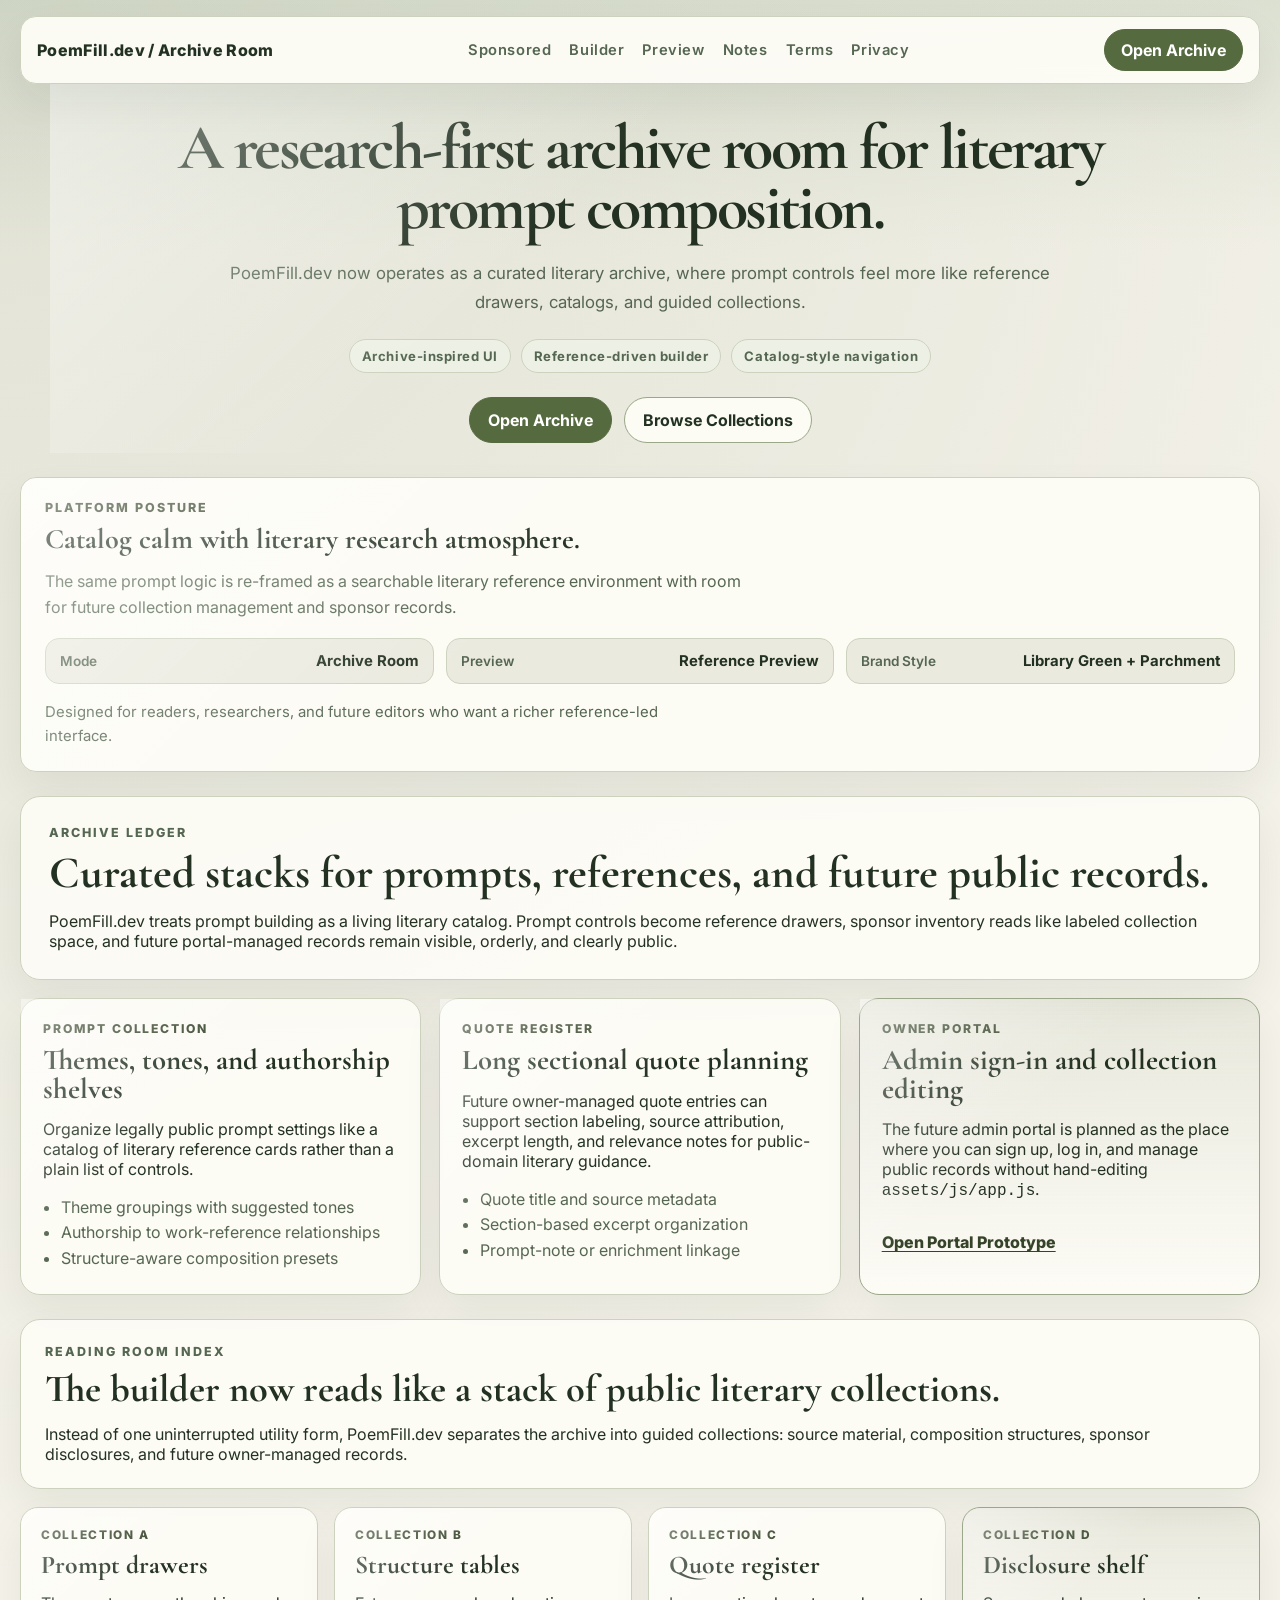
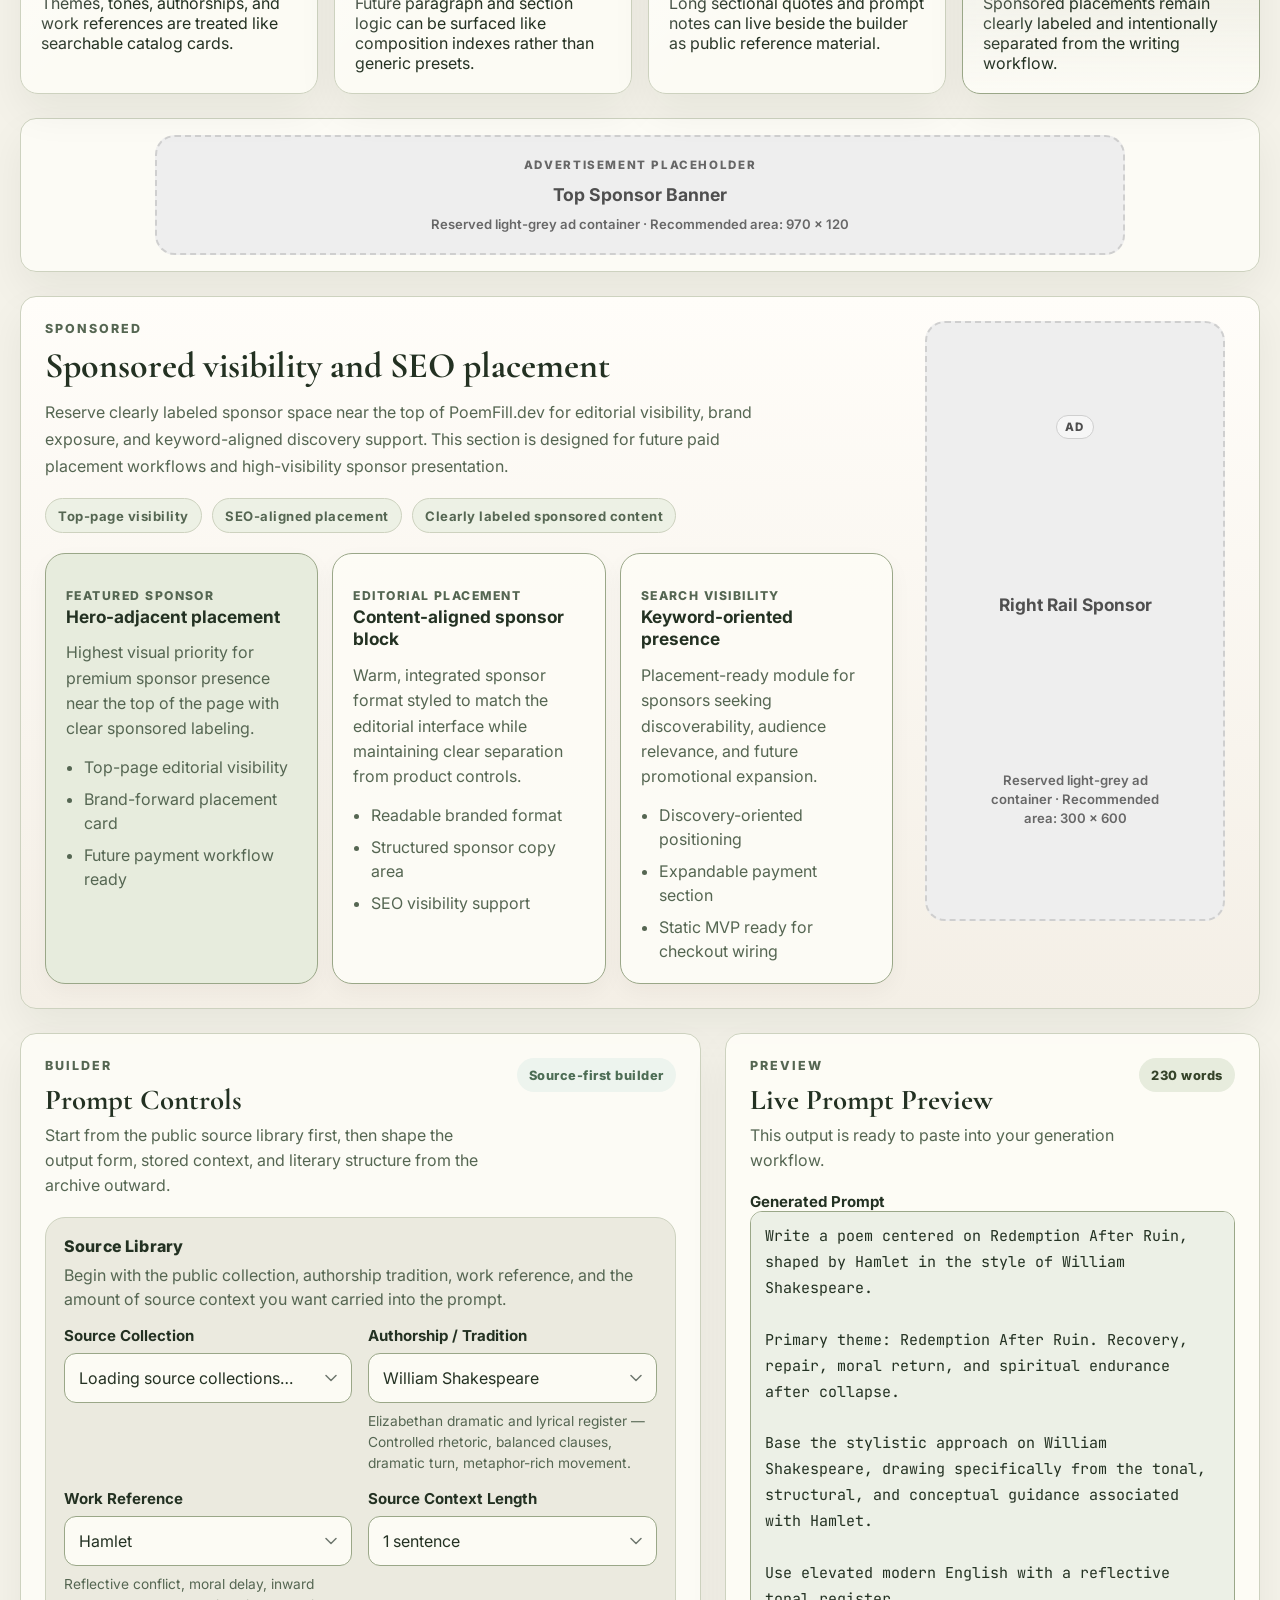
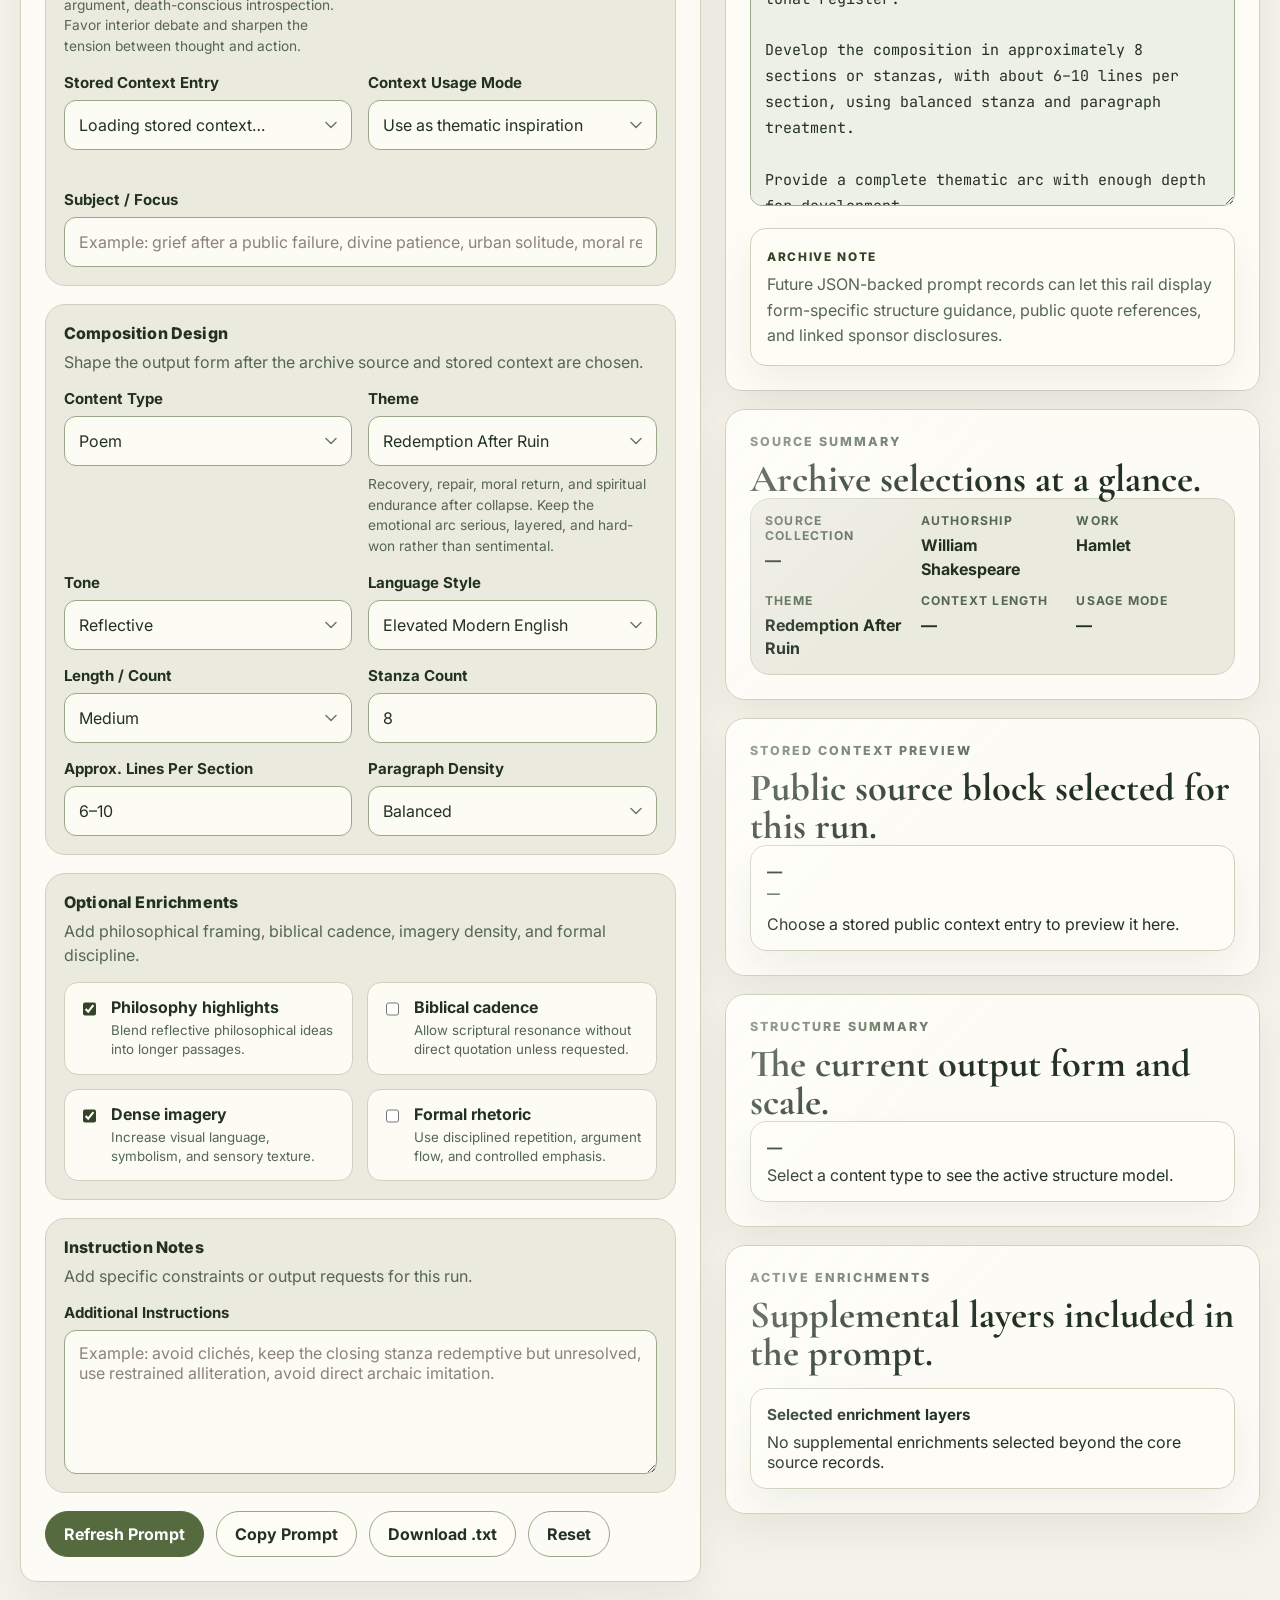
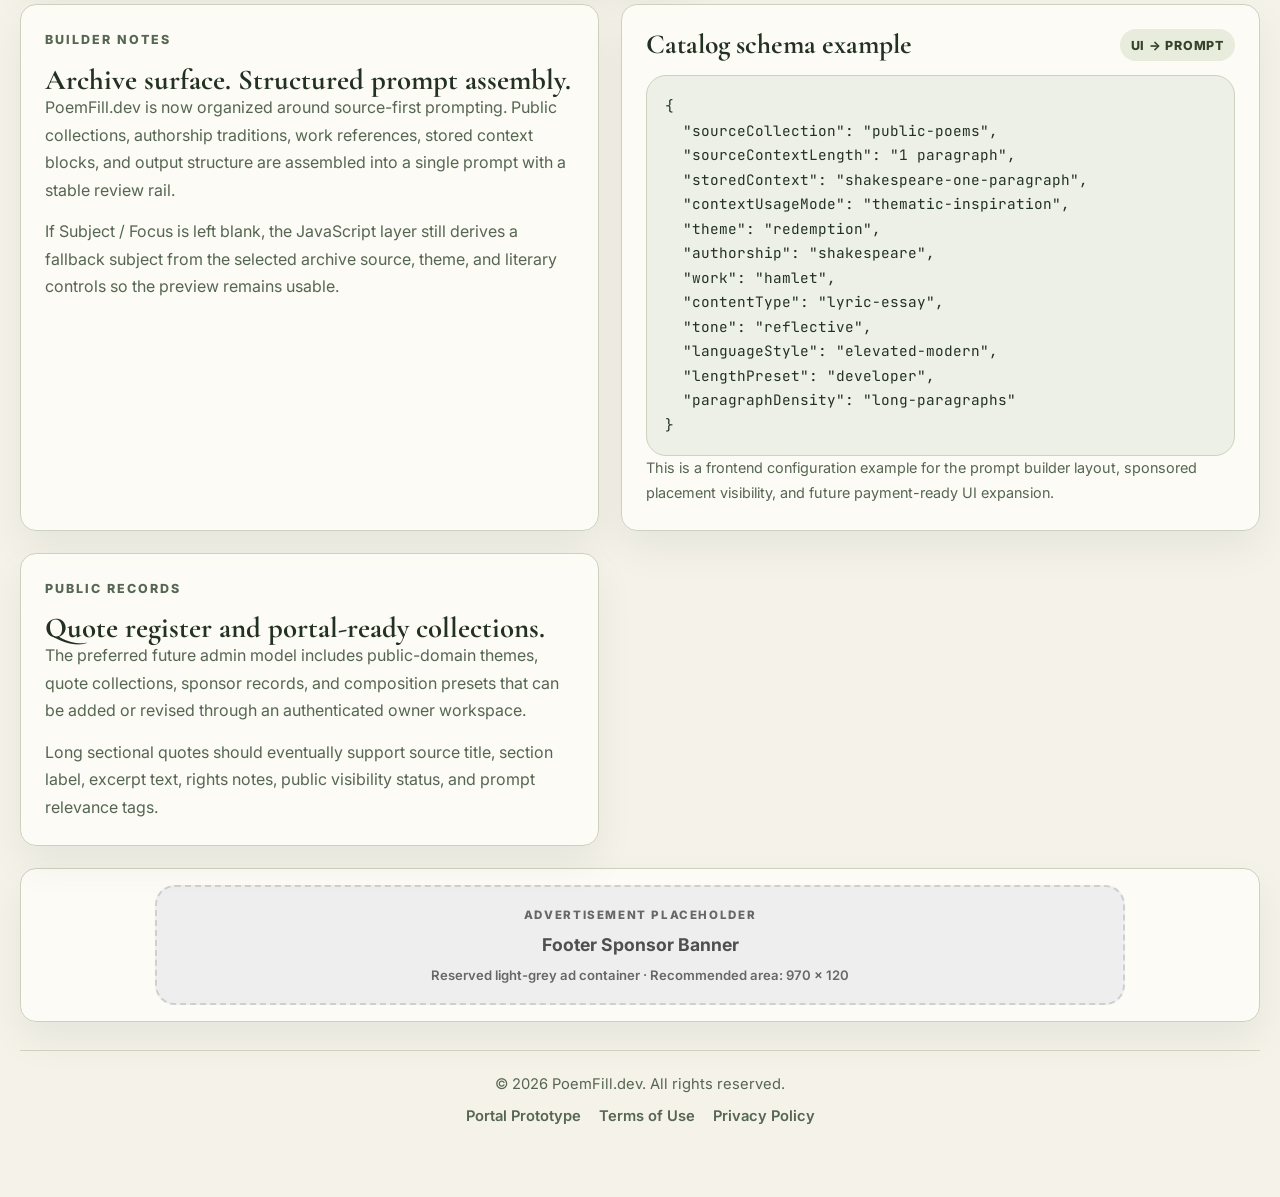
<file: index.html>
<!-- File: index.html -->
<!DOCTYPE html>
<html lang="en">
  <head>
    <meta charset="UTF-8" />
    <meta name="viewport" content="width=device-width, initial-scale=1.0" />
    <title>PoemFill.dev — Archive Room Prompt Builder</title>
    <meta
      name="description"
      content="PoemFill.dev is a source-first archive-room prompt builder for public-domain poetry, KJV cadence, philosophy, editorial writing, and structured literary generation."
    />
    <link rel="preconnect" href="https://fonts.googleapis.com" />
    <link rel="preconnect" href="https://fonts.gstatic.com" crossorigin />
    <link
      href="https://fonts.googleapis.com/css2?family=Cormorant+Garamond:wght@500;600;700&family=Inter:wght@400;500;600;700;800&family=JetBrains+Mono:wght@400;500;600&display=swap"
      rel="stylesheet"
    />
    <link rel="stylesheet" href="assets/css/styles.css?v=20260506-012" />
    <script defer src="assets/js/app.js?v=20260506-012"></script>
  </head>

  <body id="top">
    <div class="site-shell">
      <header class="site-nav" aria-label="Primary navigation">
        <div class="site-nav__inner">
          <a class="site-nav__brand" href="#top">PoemFill.dev / Archive Room</a>

          <nav class="site-nav__menu" aria-label="Section links">
            <a href="#sponsored-payments">Sponsored</a>
            <a href="#builder-title">Builder</a>
            <a href="#preview-title">Preview</a>
            <a href="#builder-notes-title">Notes</a>
            <a href="terms.html">Terms</a>
            <a href="privacy.html">Privacy</a>
          </nav>

          <a class="site-nav__cta" href="#builder-title">Open Archive</a>
        </div>
      </header>

      <div class="nav-spacer" aria-hidden="true"></div>

      <header class="hero">
        <div class="hero-intro">
          <h1 class="hero-title">
            A research-first archive room for literary prompt composition.
          </h1>

          <p class="hero-copy">
            PoemFill.dev now operates as a curated literary archive, where prompt controls feel
            more like reference drawers, catalogs, and guided collections.
          </p>

          <div class="hero-chip-row" aria-label="Product highlights">
            <span class="hero-chip">Archive-inspired UI</span>
            <span class="hero-chip">Reference-driven builder</span>
            <span class="hero-chip">Catalog-style navigation</span>
          </div>

          <div class="hero-links">
            <a class="button-link button-link--primary" href="#builder-title">Open Archive</a>
            <a class="button-link" href="#archive-ledger-title">Browse Collections</a>
          </div>
        </div>

        <section class="hero-status" aria-labelledby="frontend-status-title">
          <div class="hero-status__lead">
            <p class="hero-status__eyebrow">Platform posture</p>
            <h2 id="frontend-status-title">Catalog calm with literary research atmosphere.</h2>
            <p class="hero-status__copy">
              The same prompt logic is re-framed as a searchable literary reference environment with room
              for future collection management and sponsor records.
            </p>
          </div>

          <div class="hero-status__meta">
            <div class="hero-status__meta-item">
              <span>Mode</span>
              <strong>Archive Room</strong>
            </div>
            <div class="hero-status__meta-item">
              <span>Preview</span>
              <strong>Reference Preview</strong>
            </div>
            <div class="hero-status__meta-item">
              <span>Brand Style</span>
              <strong>Library Green + Parchment</strong>
            </div>
          </div>

          <p class="hero-status__footer">
            Designed for readers, researchers, and future editors who want a richer reference-led interface.
          </p>
        </section>
      </header>

      <section class="archive-ledger" aria-labelledby="archive-ledger-title">
        <div class="archive-ledger__intro">
          <p class="eyebrow eyebrow--muted">Archive ledger</p>
          <h2 id="archive-ledger-title">Curated stacks for prompts, references, and future public records.</h2>
          <p>
            PoemFill.dev treats prompt building as a living literary catalog. Prompt controls become reference drawers,
            sponsor inventory reads like labeled collection space, and future portal-managed records remain visible,
            orderly, and clearly public.
          </p>
        </div>

        <div class="archive-ledger__grid">
          <article class="archive-card">
            <p class="archive-card__label">Prompt Collection</p>
            <h3>Themes, tones, and authorship shelves</h3>
            <p>
              Organize legally public prompt settings like a catalog of literary reference cards rather than a plain
              list of controls.
            </p>
            <ul class="archive-list">
              <li>Theme groupings with suggested tones</li>
              <li>Authorship to work-reference relationships</li>
              <li>Structure-aware composition presets</li>
            </ul>
          </article>

          <article class="archive-card">
            <p class="archive-card__label">Quote Register</p>
            <h3>Long sectional quote planning</h3>
            <p>
              Future owner-managed quote entries can support section labeling, source attribution, excerpt length,
              and relevance notes for public-domain literary guidance.
            </p>
            <ul class="archive-list">
              <li>Quote title and source metadata</li>
              <li>Section-based excerpt organization</li>
              <li>Prompt-note or enrichment linkage</li>
            </ul>
          </article>

          <article class="archive-card archive-card--accent">
            <p class="archive-card__label">Owner Portal</p>
            <h3>Admin sign-in and collection editing</h3>
            <p>
              The future admin portal is planned as the place where you can sign up, log in, and manage public
              records without hand-editing <code>assets/js/app.js</code>.
            </p>
            <a class="archive-link" href="admin.html">Open Portal Prototype</a>
          </article>
        </div>
      </section>

      <section class="catalog-index" aria-labelledby="catalog-index-title">
        <div class="catalog-index__intro">
          <p class="eyebrow eyebrow--muted">Reading room index</p>
          <h2 id="catalog-index-title">The builder now reads like a stack of public literary collections.</h2>
          <p>
            Instead of one uninterrupted utility form, PoemFill.dev separates the archive into
            guided collections: source material, composition structures, sponsor disclosures, and future
            owner-managed records.
          </p>
        </div>

        <div class="catalog-grid">
          <article class="catalog-card">
            <p class="catalog-card__label">Collection A</p>
            <h3>Prompt drawers</h3>
            <p>Themes, tones, authorships, and work references are treated like searchable catalog cards.</p>
          </article>

          <article class="catalog-card">
            <p class="catalog-card__label">Collection B</p>
            <h3>Structure tables</h3>
            <p>Future paragraph and section logic can be surfaced like composition indexes rather than generic presets.</p>
          </article>

          <article class="catalog-card">
            <p class="catalog-card__label">Collection C</p>
            <h3>Quote register</h3>
            <p>Long sectional quotes and prompt notes can live beside the builder as public reference material.</p>
          </article>

          <article class="catalog-card catalog-card--accent">
            <p class="catalog-card__label">Collection D</p>
            <h3>Disclosure shelf</h3>
            <p>Sponsored placements remain clearly labeled and intentionally separated from the writing workflow.</p>
          </article>
        </div>
      </section>

      <aside class="ad-banner ad-banner--top" aria-label="Top sponsored advertisement placeholder">
        <div class="ad-banner__slot">
          <span>Advertisement Placeholder</span>
          <strong>Top Sponsor Banner</strong>
          <small>Reserved light-grey ad container · Recommended area: 970 × 120</small>
        </div>
      </aside>

      <section class="sponsored-band" id="sponsored-payments" aria-labelledby="sponsored-title">
        <div class="sponsored-band__main">
          <div class="sponsored-band__copy">
            <p class="eyebrow eyebrow--muted">Sponsored</p>
            <h2 id="sponsored-title">Sponsored visibility and SEO placement</h2>
            <p>
              Reserve clearly labeled sponsor space near the top of PoemFill.dev for editorial visibility,
              brand exposure, and keyword-aligned discovery support. This section is designed for future paid
              placement workflows and high-visibility sponsor presentation.
            </p>

            <div class="sponsored-band__chips">
              <span class="sponsor-chip">Top-page visibility</span>
              <span class="sponsor-chip">SEO-aligned placement</span>
              <span class="sponsor-chip">Clearly labeled sponsored content</span>
            </div>
          </div>

          <div class="sponsored-grid">
            <article class="sponsor-card sponsor-card--featured">
              <p class="sponsor-card__label">Featured Sponsor</p>
              <h3>Hero-adjacent placement</h3>
              <p>
                Highest visual priority for premium sponsor presence near the top of the page with clear
                sponsored labeling.
              </p>
              <ul class="sponsor-list">
                <li>Top-page editorial visibility</li>
                <li>Brand-forward placement card</li>
                <li>Future payment workflow ready</li>
              </ul>
            </article>

            <article class="sponsor-card">
              <p class="sponsor-card__label">Editorial Placement</p>
              <h3>Content-aligned sponsor block</h3>
              <p>
                Warm, integrated sponsor format styled to match the editorial interface while maintaining
                clear separation from product controls.
              </p>
              <ul class="sponsor-list">
                <li>Readable branded format</li>
                <li>Structured sponsor copy area</li>
                <li>SEO visibility support</li>
              </ul>
            </article>

            <article class="sponsor-card">
              <p class="sponsor-card__label">Search Visibility</p>
              <h3>Keyword-oriented presence</h3>
              <p>
                Placement-ready module for sponsors seeking discoverability, audience relevance, and future
                promotional expansion.
              </p>
              <ul class="sponsor-list">
                <li>Discovery-oriented positioning</li>
                <li>Expandable payment section</li>
                <li>Static MVP ready for checkout wiring</li>
              </ul>
            </article>
          </div>
        </div>

        <aside class="ad-rail" aria-label="Right rail sponsored advertisement placeholder">
          <div class="ad-rail__slot">
            <span>Ad</span>
            <strong>Right Rail Sponsor</strong>
            <small>Reserved light-grey ad container · Recommended area: 300 × 600</small>
          </div>
        </aside>
      </section>

      <main class="workspace">
        <section class="panel panel--form" aria-labelledby="builder-title">
          <div class="panel__header">
            <div>
              <p class="eyebrow eyebrow--muted">Builder</p>
              <h2 id="builder-title">Prompt Controls</h2>
              <p class="panel__subcopy">
                Start from the public source library first, then shape the output form, stored context,
                and literary structure from the archive outward.
              </p>
            </div>
            <span class="status-pill">Source-first builder</span>
          </div>

          <form id="prompt-form" class="builder-form" novalidate>
            <div id="form-alert" class="alert is-hidden" role="alert" aria-live="polite"></div>

            <section class="form-section">
              <div class="section-heading">
                <h3>Source Library</h3>
                <p>Begin with the public collection, authorship tradition, work reference, and the amount of source context you want carried into the prompt.</p>
              </div>

              <div class="field-grid">
                <div class="field">
                  <label for="sourceCollectionSelect">Source Collection</label>
                  <select id="sourceCollectionSelect" name="sourceCollection" aria-describedby="sourceCollectionHelp">
                    <option value="">Loading source collections…</option>
                  </select>
                  <p class="field-help" id="sourceCollectionHelp"></p>
                </div>

                <div class="field">
                  <label for="authorshipSelect">Authorship / Tradition</label>
                  <select id="authorshipSelect" name="authorship" aria-describedby="authorshipHelp">
                    <option value="">Loading authorships…</option>
                  </select>
                  <p class="field-help" id="authorshipHelp"></p>
                </div>

                <div class="field">
                  <label for="workSelect">Work Reference</label>
                  <select id="workSelect" name="work" aria-describedby="workHelp">
                    <option value="">Select an authorship first</option>
                  </select>
                  <p class="field-help" id="workHelp"></p>
                </div>

                <div class="field">
                  <label for="storedContextTypeSelect">Source Context Length</label>
                  <select id="storedContextTypeSelect" name="storedContextType">
                    <option value="one-sentence">1 sentence</option>
                    <option value="two-sentences">2 sentences</option>
                    <option value="one-paragraph">1 paragraph</option>
                    <option value="two-paragraphs">2 paragraphs</option>
                    <option value="three-paragraphs">3 paragraphs</option>
                  </select>
                </div>

                <div class="field">
                  <label for="storedContextSelect">Stored Context Entry</label>
                  <select id="storedContextSelect" name="storedContext" aria-describedby="storedContextHelp">
                    <option value="">Loading stored context…</option>
                  </select>
                  <p class="field-help" id="storedContextHelp"></p>
                </div>

                <div class="field">
                  <label for="contextUsageModeSelect">Context Usage Mode</label>
                  <select id="contextUsageModeSelect" name="contextUsageMode">
                    <option value="thematic-inspiration">Use as thematic inspiration</option>
                    <option value="structural-influence">Use as structural influence</option>
                    <option value="tonal-reference">Use as tonal reference</option>
                    <option value="background-only">Use as background only</option>
                  </select>
                </div>

                <div class="field field--span-2">
                  <label for="subjectInput">Subject / Focus</label>
                  <input
                    id="subjectInput"
                    name="subject"
                    type="text"
                    maxlength="180"
                    placeholder="Example: grief after a public failure, divine patience, urban solitude, moral repair"
                  />
                </div>
              </div>
            </section>

            <section class="form-section">
              <div class="section-heading">
                <h3>Composition Design</h3>
                <p>Shape the output form after the archive source and stored context are chosen.</p>
              </div>

              <div class="field-grid">
                <div class="field">
                  <label for="contentTypeSelect">Content Type</label>
                  <select id="contentTypeSelect" name="contentType">
                    <option value="poem">Poem</option>
                    <option value="lyric-essay">Lyric Essay</option>
                    <option value="dramatic-monologue">Dramatic Monologue</option>
                    <option value="verse-sequence">Verse Sequence</option>
                    <option value="hybrid-meditation">Hybrid Meditation</option>
                  </select>
                </div>

                <div class="field">
                  <label for="themeSelect">Theme</label>
                  <select id="themeSelect" name="theme" aria-describedby="themeHelp">
                    <option value="">Loading themes…</option>
                  </select>
                  <p class="field-help" id="themeHelp"></p>
                </div>

                <div class="field">
                  <label for="toneSelect">Tone</label>
                  <select id="toneSelect" name="tone">
                    <option value="reflective">Reflective</option>
                    <option value="solemn">Solemn</option>
                    <option value="searching">Searching</option>
                    <option value="visionary">Visionary</option>
                    <option value="devotional">Devotional</option>
                    <option value="analytical">Analytical</option>
                  </select>
                </div>

                <div class="field">
                  <label for="languageStyleSelect">Language Style</label>
                  <select id="languageStyleSelect" name="languageStyle">
                    <option value="elevated-modern">Elevated Modern English</option>
                    <option value="classical-leaning">Classical-Leaning English</option>
                    <option value="plain-literary">Plain Literary English</option>
                    <option value="ornate">Ornate Literary English</option>
                  </select>
                </div>

                <div class="field">
                  <label for="lengthPresetSelect">Length / Count</label>
                  <select id="lengthPresetSelect" name="lengthPreset">
                    <option value="short">Short</option>
                    <option value="medium" selected>Medium</option>
                    <option value="long">Long</option>
                    <option value="extended">Extended</option>
                    <option value="developer">Developer Long Form</option>
                  </select>
                </div>

                <div class="field" id="structureCountField">
                  <label for="stanzaCountInput" id="structureCountLabel">Stanza Count</label>
                  <input id="stanzaCountInput" name="stanzaCount" type="number" min="1" max="24" value="8" />
                </div>

                <div class="field" id="lineRangeField">
                  <label for="lineRangeInput" id="lineRangeLabel">Approx. Lines Per Section</label>
                  <input id="lineRangeInput" name="lineRange" type="text" maxlength="30" value="6–10" />
                </div>

                <div class="field" id="paragraphDensityField">
                  <label for="paragraphDensitySelect">Paragraph Density</label>
                  <select id="paragraphDensitySelect" name="paragraphDensity">
                    <option value="minimal">Minimal</option>
                    <option value="balanced" selected>Balanced</option>
                    <option value="expanded">Expanded</option>
                    <option value="long-paragraphs">Long Paragraphs</option>
                  </select>
                </div>
              </div>
            </section>

            <section class="form-section">
              <div class="section-heading">
                <h3>Optional Enrichments</h3>
                <p>Add philosophical framing, biblical cadence, imagery density, and formal discipline.</p>
              </div>

              <div class="checkbox-grid">
                <label class="check-card">
                  <input type="checkbox" id="philosophyToggle" name="philosophy" checked />
                  <span>
                    <strong>Philosophy highlights</strong>
                    <small>Blend reflective philosophical ideas into longer passages.</small>
                  </span>
                </label>

                <label class="check-card">
                  <input type="checkbox" id="scriptureToggle" name="scripture" />
                  <span>
                    <strong>Biblical cadence</strong>
                    <small>Allow scriptural resonance without direct quotation unless requested.</small>
                  </span>
                </label>

                <label class="check-card">
                  <input type="checkbox" id="imageryToggle" name="imagery" checked />
                  <span>
                    <strong>Dense imagery</strong>
                    <small>Increase visual language, symbolism, and sensory texture.</small>
                  </span>
                </label>

                <label class="check-card">
                  <input type="checkbox" id="rhetoricToggle" name="rhetoric" />
                  <span>
                    <strong>Formal rhetoric</strong>
                    <small>Use disciplined repetition, argument flow, and controlled emphasis.</small>
                  </span>
                </label>
              </div>
            </section>

            <section class="form-section">
              <div class="section-heading">
                <h3>Instruction Notes</h3>
                <p>Add specific constraints or output requests for this run.</p>
              </div>

              <div class="field-grid">
                <div class="field field--span-2">
                  <label for="notesInput">Additional Instructions</label>
                  <textarea
                    id="notesInput"
                    name="notes"
                    rows="5"
                    maxlength="1200"
                    placeholder="Example: avoid clichés, keep the closing stanza redemptive but unresolved, use restrained alliteration, avoid direct archaic imitation."
                  ></textarea>
                </div>
              </div>
            </section>

            <div class="button-row">
              <button type="button" class="button button--primary" id="generateButton">Refresh Prompt</button>
              <button type="button" class="button" id="copyButton">Copy Prompt</button>
              <button type="button" class="button" id="downloadButton">Download .txt</button>
              <button type="reset" class="button button--ghost" id="resetButton">Reset</button>
            </div>
          </form>
        </section>

        <aside class="archive-sidebar" aria-label="Preview and reference rail">
          <section class="panel panel--preview" aria-labelledby="preview-title">
            <div class="panel__header">
              <div>
                <p class="eyebrow eyebrow--muted">Preview</p>
                <h2 id="preview-title">Live Prompt Preview</h2>
                <p class="panel__subcopy">This output is ready to paste into your generation workflow.</p>
              </div>
              <span class="status-pill status-pill--accent" id="wordCountBadge">0 words</span>
            </div>

            <label class="preview-label" for="promptOutput">Generated Prompt</label>
            <textarea id="promptOutput" class="prompt-output" rows="22" readonly></textarea>

            <div class="preview-footer-note">
              <span>Archive note</span>
              <p>
                Future JSON-backed prompt records can let this rail display form-specific structure guidance,
                public quote references, and linked sponsor disclosures.
              </p>
            </div>
          </section>

          <section class="reference-tray" aria-labelledby="source-summary-title">
            <p class="eyebrow eyebrow--muted">Source summary</p>
            <h2 id="source-summary-title">Archive selections at a glance.</h2>
            <div class="summary-grid">
              <div>
                <span class="meta-label">Source Collection</span>
                <strong id="summaryCollection">—</strong>
              </div>
              <div>
                <span class="meta-label">Authorship</span>
                <strong id="summaryAuthorship">—</strong>
              </div>
              <div>
                <span class="meta-label">Work</span>
                <strong id="summaryWork">—</strong>
              </div>
              <div>
                <span class="meta-label">Theme</span>
                <strong id="summaryTheme">—</strong>
              </div>
              <div>
                <span class="meta-label">Context Length</span>
                <strong id="summaryContextType">—</strong>
              </div>
              <div>
                <span class="meta-label">Usage Mode</span>
                <strong id="summaryUsageMode">—</strong>
              </div>
            </div>
          </section>

          <section class="reference-tray" aria-labelledby="context-preview-title">
            <p class="eyebrow eyebrow--muted">Stored context preview</p>
            <h2 id="context-preview-title">Public source block selected for this run.</h2>
            <article class="reference-note reference-note--context">
              <strong id="contextEntryTitle">—</strong>
              <span class="context-card__meta" id="contextEntryCitation">—</span>
              <p id="contextEntryText">Choose a stored public context entry to preview it here.</p>
            </article>
          </section>

          <section class="reference-tray" aria-labelledby="structure-summary-title">
            <p class="eyebrow eyebrow--muted">Structure summary</p>
            <h2 id="structure-summary-title">The current output form and scale.</h2>
            <article class="reference-note">
              <strong id="structureSummaryTitle">—</strong>
              <p id="structureSummaryBody">Select a content type to see the active structure model.</p>
            </article>
          </section>

          <section class="reference-tray" aria-labelledby="reference-tray-title">
            <p class="eyebrow eyebrow--muted">Active enrichments</p>
            <h2 id="reference-tray-title">Supplemental layers included in the prompt.</h2>
            <div class="reference-tray__grid">
              <article class="reference-note">
                <strong>Selected enrichment layers</strong>
                <p id="enrichmentSummary">No supplemental enrichments selected beyond the core source records.</p>
              </article>
            </div>
          </section>
        </aside>
      </main>

      <section class="info-grid" aria-labelledby="builder-notes-title">
        <article class="info-card">
          <p class="eyebrow eyebrow--muted">Builder notes</p>
          <h2 id="builder-notes-title">Archive surface. Structured prompt assembly.</h2>
          <p>
            PoemFill.dev is now organized around source-first prompting. Public collections, authorship traditions,
            work references, stored context blocks, and output structure are assembled into a single prompt with a
            stable review rail.
          </p>
          <p>
            If Subject / Focus is left blank, the JavaScript layer still derives a fallback subject from the selected
            archive source, theme, and literary controls so the preview remains usable.
          </p>
        </article>

        <article class="info-card info-card--code" aria-labelledby="schema-title">
          <div class="code-card__header">
            <h2 id="schema-title">Catalog schema example</h2>
            <span class="code-badge">UI → Prompt</span>
          </div>

          <pre class="code-block"><code>{
  "sourceCollection": "public-poems",
  "sourceContextLength": "1 paragraph",
  "storedContext": "shakespeare-one-paragraph",
  "contextUsageMode": "thematic-inspiration",
  "theme": "redemption",
  "authorship": "shakespeare",
  "work": "hamlet",
  "contentType": "lyric-essay",
  "tone": "reflective",
  "languageStyle": "elevated-modern",
  "lengthPreset": "developer",
  "paragraphDensity": "long-paragraphs"
}</code></pre>

          <p class="code-note">
            This is a frontend configuration example for the prompt builder layout, sponsored placement visibility,
            and future payment-ready UI expansion.
          </p>
        </article>

        <article class="info-card" aria-labelledby="quotes-register-title">
          <p class="eyebrow eyebrow--muted">Public records</p>
          <h2 id="quotes-register-title">Quote register and portal-ready collections.</h2>
          <p>
            The preferred future admin model includes public-domain themes, quote collections, sponsor records,
            and composition presets that can be added or revised through an authenticated owner workspace.
          </p>
          <p>
            Long sectional quotes should eventually support source title, section label, excerpt text, rights notes,
            public visibility status, and prompt relevance tags.
          </p>
        </article>
      </section>

      <aside class="ad-banner ad-banner--footer" aria-label="Footer sponsored advertisement placeholder">
        <div class="ad-banner__slot">
          <span>Advertisement Placeholder</span>
          <strong>Footer Sponsor Banner</strong>
          <small>Reserved light-grey ad container · Recommended area: 970 × 120</small>
        </div>
      </aside>

      <footer class="site-footer" aria-label="Site footer">
        <div class="site-footer__inner">
          <p class="site-footer__copy">© 2026 PoemFill.dev. All rights reserved.</p>
        <nav class="site-footer__nav" aria-label="Legal">
          <a href="admin.html">Portal Prototype</a>
          <a href="terms.html">Terms of Use</a>
          <a href="privacy.html">Privacy Policy</a>
        </nav>
        </div>
      </footer>
    </div>
  </body>
</html>
</file>
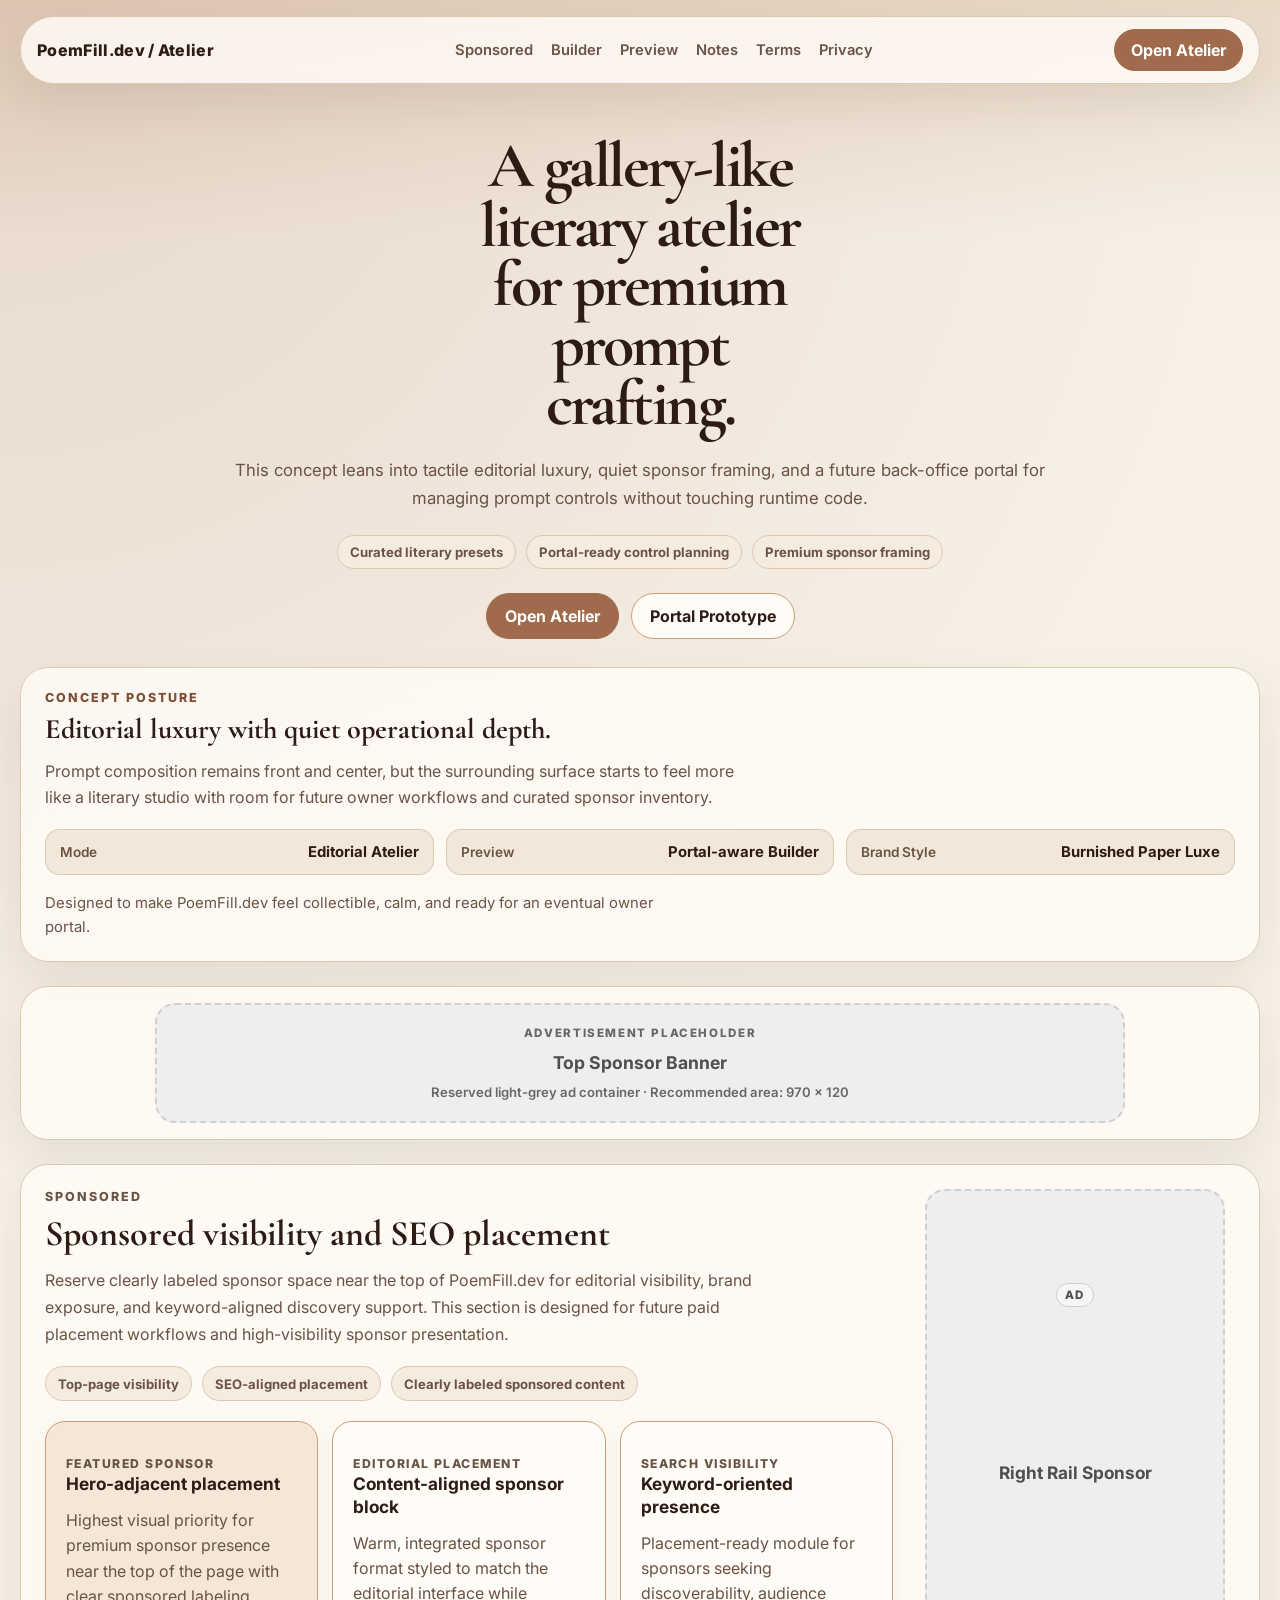
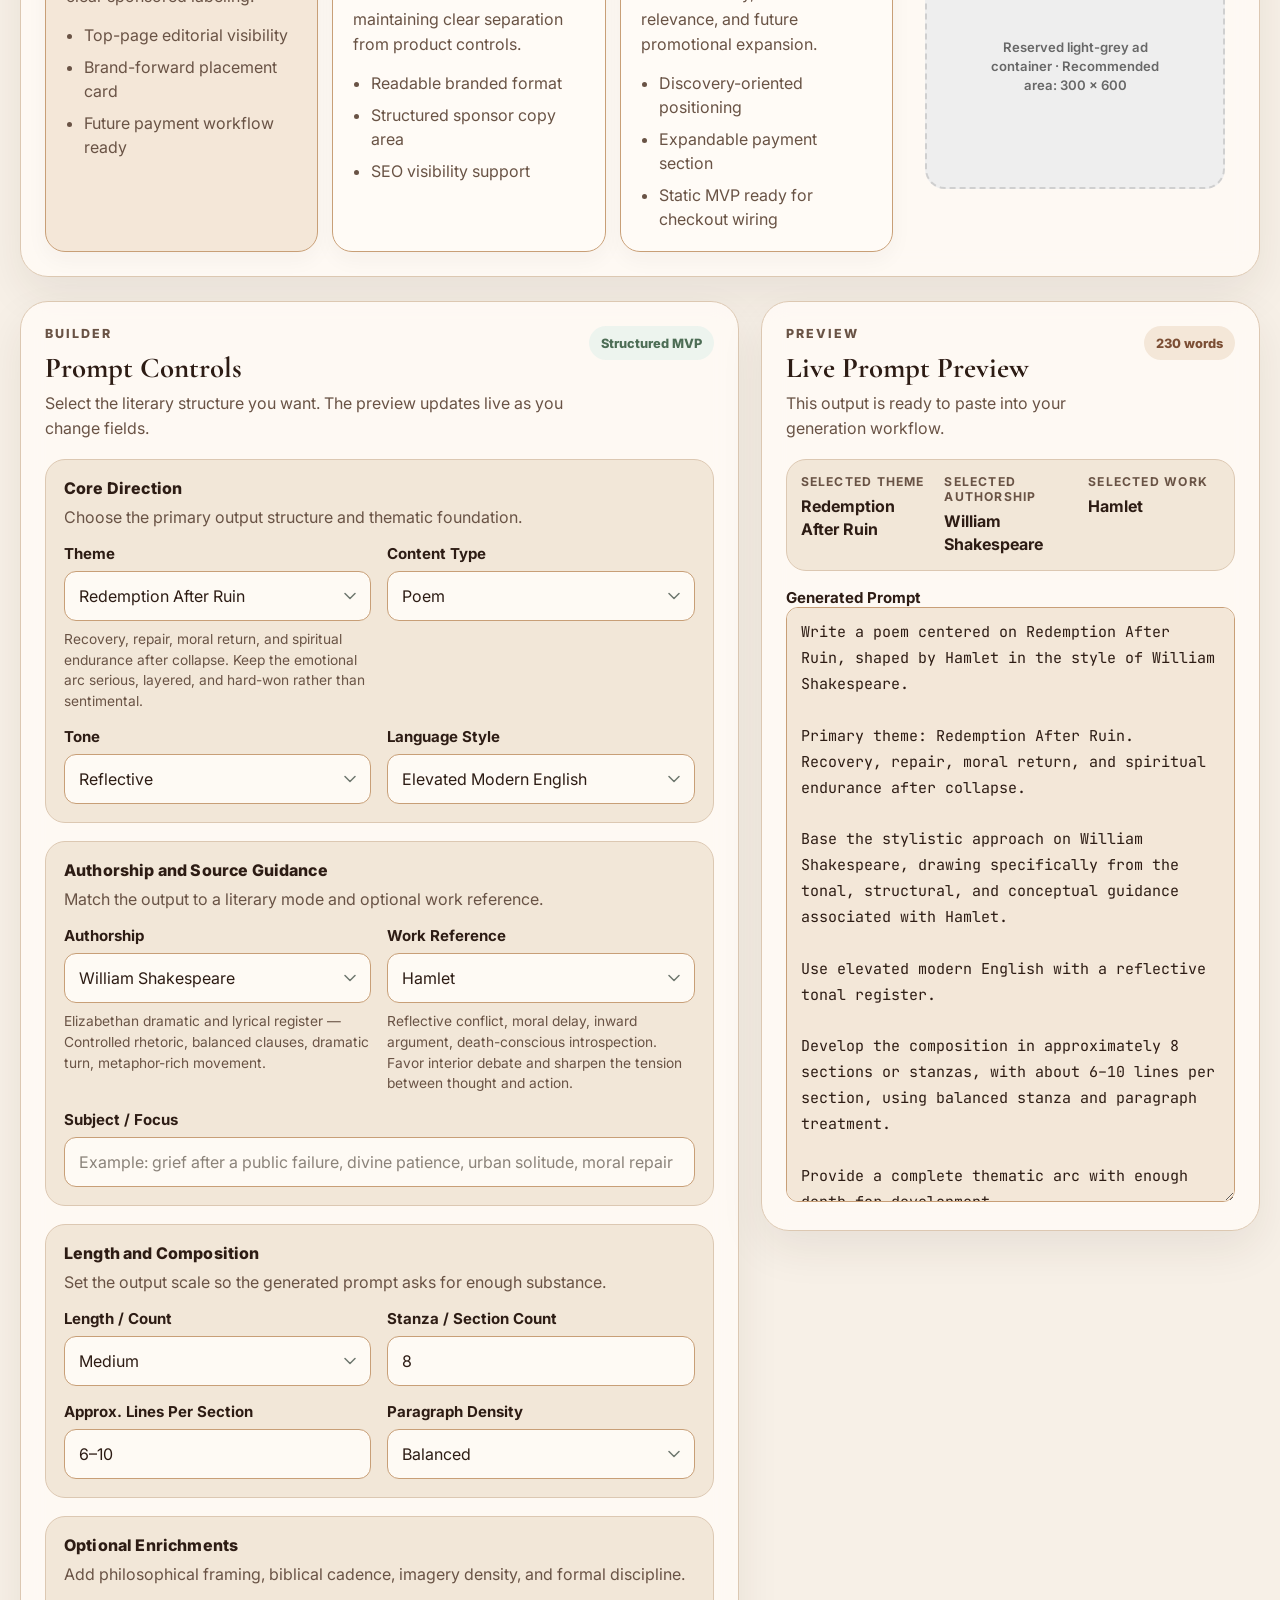
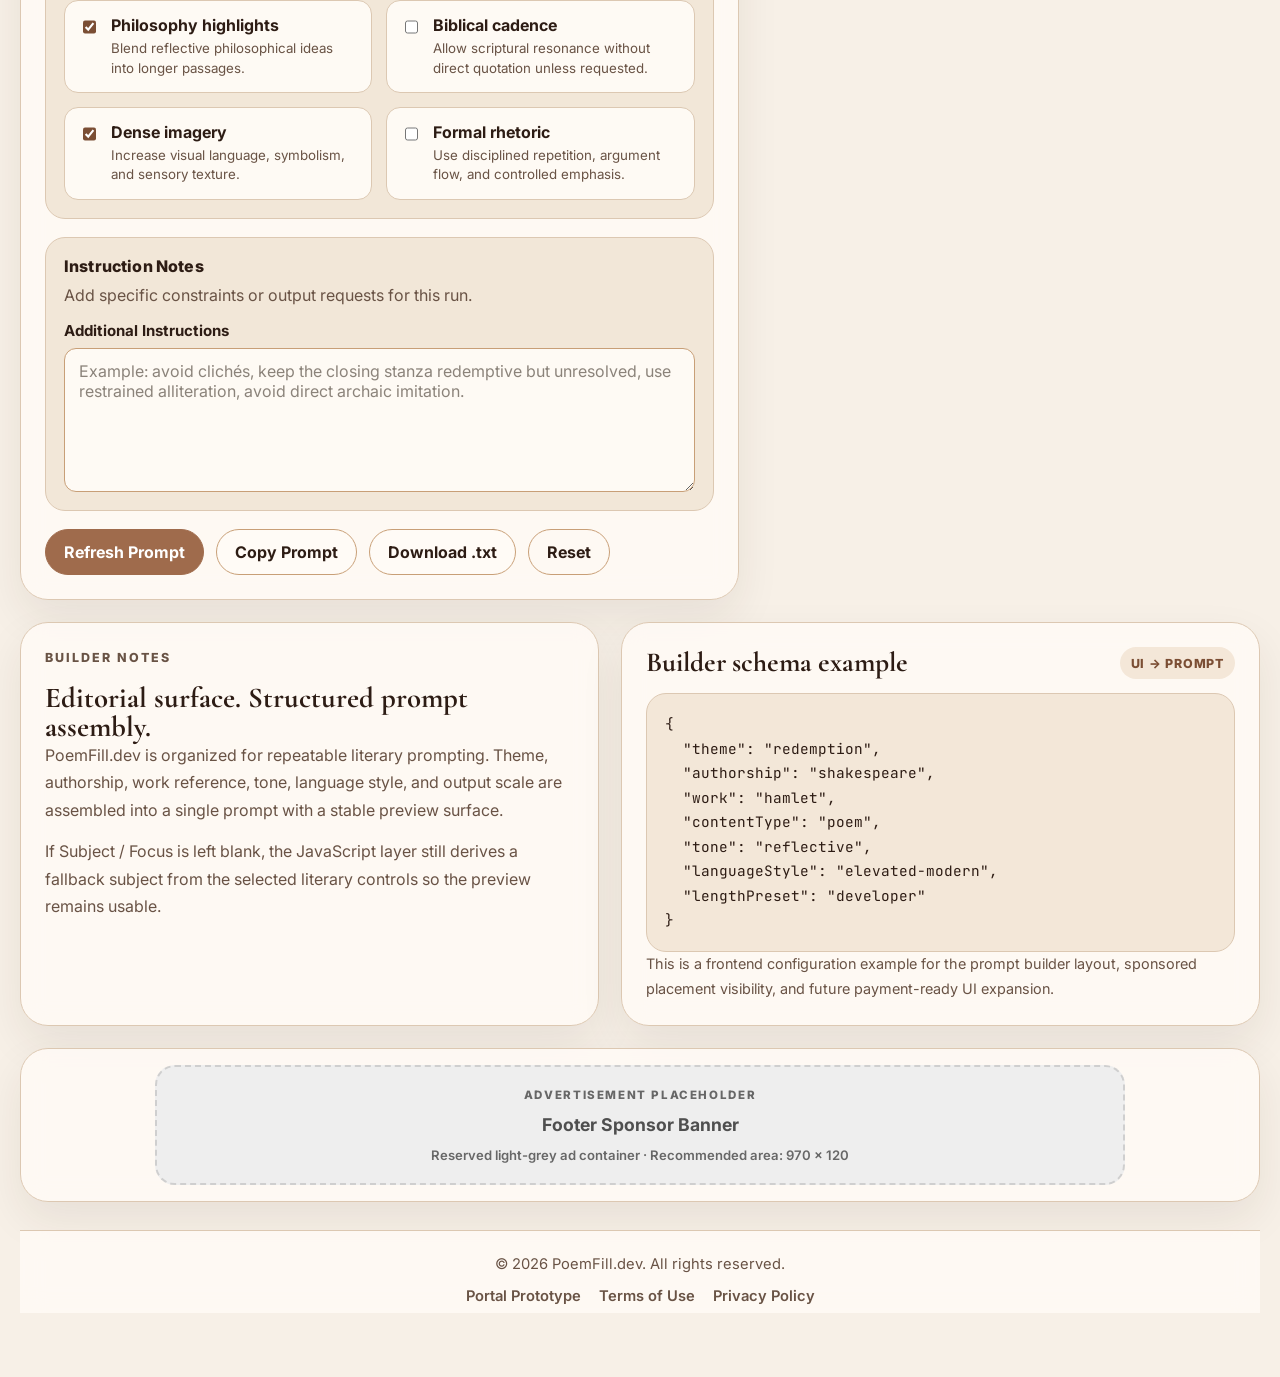
<file: concepts/concept-01/index.html>
<!-- File: index.html -->
<!DOCTYPE html>
<html lang="en">
  <head>
    <meta charset="UTF-8" />
    <meta name="viewport" content="width=device-width, initial-scale=1.0" />
    <title>PoemFill.dev Concept 01 — Editorial Atelier</title>
    <meta
      name="description"
      content="PoemFill.dev Concept 01 explores an editorial atelier interface for literary prompting, sponsor presentation, and future owner portal planning."
    />
    <link rel="preconnect" href="https://fonts.googleapis.com" />
    <link rel="preconnect" href="https://fonts.gstatic.com" crossorigin />
    <link
      href="https://fonts.googleapis.com/css2?family=Cormorant+Garamond:wght@500;600;700&family=Inter:wght@400;500;600;700;800&family=JetBrains+Mono:wght@400;500;600&display=swap"
      rel="stylesheet"
    />
    <link rel="stylesheet" href="assets/css/styles.css?v=20260501-006" />
    <script defer src="assets/js/app.js?v=20260501-001"></script>
  </head>

  <body id="top">
    <div class="site-shell">
      <header class="site-nav" aria-label="Primary navigation">
        <div class="site-nav__inner">
          <a class="site-nav__brand" href="#top">PoemFill.dev / Atelier</a>

          <nav class="site-nav__menu" aria-label="Section links">
            <a href="#sponsored-payments">Sponsored</a>
            <a href="#builder-title">Builder</a>
            <a href="#preview-title">Preview</a>
            <a href="#builder-notes-title">Notes</a>
            <a href="../../terms.html">Terms</a>
            <a href="../../privacy.html">Privacy</a>
          </nav>

          <a class="site-nav__cta" href="#builder-title">Open Atelier</a>
        </div>
      </header>

      <div class="nav-spacer" aria-hidden="true"></div>

      <header class="hero">
        <div class="hero-intro">
          <h1 class="hero-title">
            A gallery-like literary atelier for premium prompt crafting.
          </h1>

          <p class="hero-copy">
            This concept leans into tactile editorial luxury, quiet sponsor framing, and a future
            back-office portal for managing prompt controls without touching runtime code.
          </p>

          <div class="hero-chip-row" aria-label="Product highlights">
            <span class="hero-chip">Curated literary presets</span>
            <span class="hero-chip">Portal-ready control planning</span>
            <span class="hero-chip">Premium sponsor framing</span>
          </div>

          <div class="hero-links">
            <a class="button-link button-link--primary" href="#builder-title">Open Atelier</a>
            <a class="button-link" href="../../admin.html">Portal Prototype</a>
          </div>
        </div>

        <section class="hero-status" aria-labelledby="frontend-status-title">
          <div class="hero-status__lead">
            <p class="hero-status__eyebrow">Concept posture</p>
            <h2 id="frontend-status-title">Editorial luxury with quiet operational depth.</h2>
            <p class="hero-status__copy">
              Prompt composition remains front and center, but the surrounding surface starts to feel more
              like a literary studio with room for future owner workflows and curated sponsor inventory.
            </p>
          </div>

          <div class="hero-status__meta">
            <div class="hero-status__meta-item">
              <span>Mode</span>
              <strong>Editorial Atelier</strong>
            </div>
            <div class="hero-status__meta-item">
              <span>Preview</span>
              <strong>Portal-aware Builder</strong>
            </div>
            <div class="hero-status__meta-item">
              <span>Brand Style</span>
              <strong>Burnished Paper Luxe</strong>
            </div>
          </div>

          <p class="hero-status__footer">
            Designed to make PoemFill.dev feel collectible, calm, and ready for an eventual owner portal.
          </p>
        </section>
      </header>

      <aside class="ad-banner ad-banner--top" aria-label="Top sponsored advertisement placeholder">
        <div class="ad-banner__slot">
          <span>Advertisement Placeholder</span>
          <strong>Top Sponsor Banner</strong>
          <small>Reserved light-grey ad container · Recommended area: 970 × 120</small>
        </div>
      </aside>

      <section class="sponsored-band" id="sponsored-payments" aria-labelledby="sponsored-title">
        <div class="sponsored-band__main">
          <div class="sponsored-band__copy">
            <p class="eyebrow eyebrow--muted">Sponsored</p>
            <h2 id="sponsored-title">Sponsored visibility and SEO placement</h2>
            <p>
              Reserve clearly labeled sponsor space near the top of PoemFill.dev for editorial visibility,
              brand exposure, and keyword-aligned discovery support. This section is designed for future paid
              placement workflows and high-visibility sponsor presentation.
            </p>

            <div class="sponsored-band__chips">
              <span class="sponsor-chip">Top-page visibility</span>
              <span class="sponsor-chip">SEO-aligned placement</span>
              <span class="sponsor-chip">Clearly labeled sponsored content</span>
            </div>
          </div>

          <div class="sponsored-grid">
            <article class="sponsor-card sponsor-card--featured">
              <p class="sponsor-card__label">Featured Sponsor</p>
              <h3>Hero-adjacent placement</h3>
              <p>
                Highest visual priority for premium sponsor presence near the top of the page with clear
                sponsored labeling.
              </p>
              <ul class="sponsor-list">
                <li>Top-page editorial visibility</li>
                <li>Brand-forward placement card</li>
                <li>Future payment workflow ready</li>
              </ul>
            </article>

            <article class="sponsor-card">
              <p class="sponsor-card__label">Editorial Placement</p>
              <h3>Content-aligned sponsor block</h3>
              <p>
                Warm, integrated sponsor format styled to match the editorial interface while maintaining
                clear separation from product controls.
              </p>
              <ul class="sponsor-list">
                <li>Readable branded format</li>
                <li>Structured sponsor copy area</li>
                <li>SEO visibility support</li>
              </ul>
            </article>

            <article class="sponsor-card">
              <p class="sponsor-card__label">Search Visibility</p>
              <h3>Keyword-oriented presence</h3>
              <p>
                Placement-ready module for sponsors seeking discoverability, audience relevance, and future
                promotional expansion.
              </p>
              <ul class="sponsor-list">
                <li>Discovery-oriented positioning</li>
                <li>Expandable payment section</li>
                <li>Static MVP ready for checkout wiring</li>
              </ul>
            </article>
          </div>
        </div>

        <aside class="ad-rail" aria-label="Right rail sponsored advertisement placeholder">
          <div class="ad-rail__slot">
            <span>Ad</span>
            <strong>Right Rail Sponsor</strong>
            <small>Reserved light-grey ad container · Recommended area: 300 × 600</small>
          </div>
        </aside>
      </section>

      <main class="workspace">
        <section class="panel panel--form" aria-labelledby="builder-title">
          <div class="panel__header">
            <div>
              <p class="eyebrow eyebrow--muted">Builder</p>
              <h2 id="builder-title">Prompt Controls</h2>
              <p class="panel__subcopy">
                Select the literary structure you want. The preview updates live as you change fields.
              </p>
            </div>
            <span class="status-pill">Structured MVP</span>
          </div>

          <form id="prompt-form" class="builder-form" novalidate>
            <div id="form-alert" class="alert is-hidden" role="alert" aria-live="polite"></div>

            <section class="form-section">
              <div class="section-heading">
                <h3>Core Direction</h3>
                <p>Choose the primary output structure and thematic foundation.</p>
              </div>

              <div class="field-grid">
                <div class="field">
                  <label for="themeSelect">Theme</label>
                  <select id="themeSelect" name="theme" aria-describedby="themeHelp">
                    <option value="">Loading themes…</option>
                  </select>
                  <p class="field-help" id="themeHelp"></p>
                </div>

                <div class="field">
                  <label for="contentTypeSelect">Content Type</label>
                  <select id="contentTypeSelect" name="contentType">
                    <option value="poem">Poem</option>
                    <option value="lyric-essay">Lyric Essay</option>
                    <option value="dramatic-monologue">Dramatic Monologue</option>
                    <option value="verse-sequence">Verse Sequence</option>
                    <option value="hybrid-meditation">Hybrid Meditation</option>
                  </select>
                </div>

                <div class="field">
                  <label for="toneSelect">Tone</label>
                  <select id="toneSelect" name="tone">
                    <option value="reflective">Reflective</option>
                    <option value="solemn">Solemn</option>
                    <option value="searching">Searching</option>
                    <option value="visionary">Visionary</option>
                    <option value="devotional">Devotional</option>
                    <option value="analytical">Analytical</option>
                  </select>
                </div>

                <div class="field">
                  <label for="languageStyleSelect">Language Style</label>
                  <select id="languageStyleSelect" name="languageStyle">
                    <option value="elevated-modern">Elevated Modern English</option>
                    <option value="classical-leaning">Classical-Leaning English</option>
                    <option value="plain-literary">Plain Literary English</option>
                    <option value="ornate">Ornate Literary English</option>
                  </select>
                </div>
              </div>
            </section>

            <section class="form-section">
              <div class="section-heading">
                <h3>Authorship and Source Guidance</h3>
                <p>Match the output to a literary mode and optional work reference.</p>
              </div>

              <div class="field-grid">
                <div class="field">
                  <label for="authorshipSelect">Authorship</label>
                  <select id="authorshipSelect" name="authorship" aria-describedby="authorshipHelp">
                    <option value="">Loading authorships…</option>
                  </select>
                  <p class="field-help" id="authorshipHelp"></p>
                </div>

                <div class="field">
                  <label for="workSelect">Work Reference</label>
                  <select id="workSelect" name="work" aria-describedby="workHelp">
                    <option value="">Select an authorship first</option>
                  </select>
                  <p class="field-help" id="workHelp"></p>
                </div>

                <div class="field field--span-2">
                  <label for="subjectInput">Subject / Focus</label>
                  <input
                    id="subjectInput"
                    name="subject"
                    type="text"
                    maxlength="180"
                    placeholder="Example: grief after a public failure, divine patience, urban solitude, moral repair"
                  />
                </div>
              </div>
            </section>

            <section class="form-section">
              <div class="section-heading">
                <h3>Length and Composition</h3>
                <p>Set the output scale so the generated prompt asks for enough substance.</p>
              </div>

              <div class="field-grid">
                <div class="field">
                  <label for="lengthPresetSelect">Length / Count</label>
                  <select id="lengthPresetSelect" name="lengthPreset">
                    <option value="short">Short</option>
                    <option value="medium" selected>Medium</option>
                    <option value="long">Long</option>
                    <option value="extended">Extended</option>
                    <option value="developer">Developer Long Form</option>
                  </select>
                </div>

                <div class="field">
                  <label for="stanzaCountInput">Stanza / Section Count</label>
                  <input id="stanzaCountInput" name="stanzaCount" type="number" min="1" max="24" value="8" />
                </div>

                <div class="field">
                  <label for="lineRangeInput">Approx. Lines Per Section</label>
                  <input id="lineRangeInput" name="lineRange" type="text" maxlength="30" value="6–10" />
                </div>

                <div class="field">
                  <label for="paragraphDensitySelect">Paragraph Density</label>
                  <select id="paragraphDensitySelect" name="paragraphDensity">
                    <option value="minimal">Minimal</option>
                    <option value="balanced" selected>Balanced</option>
                    <option value="expanded">Expanded</option>
                    <option value="long-paragraphs">Long Paragraphs</option>
                  </select>
                </div>
              </div>
            </section>

            <section class="form-section">
              <div class="section-heading">
                <h3>Optional Enrichments</h3>
                <p>Add philosophical framing, biblical cadence, imagery density, and formal discipline.</p>
              </div>

              <div class="checkbox-grid">
                <label class="check-card">
                  <input type="checkbox" id="philosophyToggle" name="philosophy" checked />
                  <span>
                    <strong>Philosophy highlights</strong>
                    <small>Blend reflective philosophical ideas into longer passages.</small>
                  </span>
                </label>

                <label class="check-card">
                  <input type="checkbox" id="scriptureToggle" name="scripture" />
                  <span>
                    <strong>Biblical cadence</strong>
                    <small>Allow scriptural resonance without direct quotation unless requested.</small>
                  </span>
                </label>

                <label class="check-card">
                  <input type="checkbox" id="imageryToggle" name="imagery" checked />
                  <span>
                    <strong>Dense imagery</strong>
                    <small>Increase visual language, symbolism, and sensory texture.</small>
                  </span>
                </label>

                <label class="check-card">
                  <input type="checkbox" id="rhetoricToggle" name="rhetoric" />
                  <span>
                    <strong>Formal rhetoric</strong>
                    <small>Use disciplined repetition, argument flow, and controlled emphasis.</small>
                  </span>
                </label>
              </div>
            </section>

            <section class="form-section">
              <div class="section-heading">
                <h3>Instruction Notes</h3>
                <p>Add specific constraints or output requests for this run.</p>
              </div>

              <div class="field-grid">
                <div class="field field--span-2">
                  <label for="notesInput">Additional Instructions</label>
                  <textarea
                    id="notesInput"
                    name="notes"
                    rows="5"
                    maxlength="1200"
                    placeholder="Example: avoid clichés, keep the closing stanza redemptive but unresolved, use restrained alliteration, avoid direct archaic imitation."
                  ></textarea>
                </div>
              </div>
            </section>

            <div class="button-row">
              <button type="button" class="button button--primary" id="generateButton">Refresh Prompt</button>
              <button type="button" class="button" id="copyButton">Copy Prompt</button>
              <button type="button" class="button" id="downloadButton">Download .txt</button>
              <button type="reset" class="button button--ghost" id="resetButton">Reset</button>
            </div>
          </form>
        </section>

        <aside class="panel panel--preview" aria-labelledby="preview-title">
          <div class="panel__header">
            <div>
              <p class="eyebrow eyebrow--muted">Preview</p>
              <h2 id="preview-title">Live Prompt Preview</h2>
              <p class="panel__subcopy">This output is ready to paste into your generation workflow.</p>
            </div>
            <span class="status-pill status-pill--accent" id="wordCountBadge">0 words</span>
          </div>

          <div class="preview-meta">
            <div>
              <span class="meta-label">Selected Theme</span>
              <strong id="summaryTheme">—</strong>
            </div>
            <div>
              <span class="meta-label">Selected Authorship</span>
              <strong id="summaryAuthorship">—</strong>
            </div>
            <div>
              <span class="meta-label">Selected Work</span>
              <strong id="summaryWork">—</strong>
            </div>
          </div>

          <label class="preview-label" for="promptOutput">Generated Prompt</label>
          <textarea id="promptOutput" class="prompt-output" rows="22" readonly></textarea>
        </aside>
      </main>

      <section class="info-grid" aria-labelledby="builder-notes-title">
        <article class="info-card">
          <p class="eyebrow eyebrow--muted">Builder notes</p>
          <h2 id="builder-notes-title">Editorial surface. Structured prompt assembly.</h2>
          <p>
            PoemFill.dev is organized for repeatable literary prompting. Theme, authorship, work reference,
            tone, language style, and output scale are assembled into a single prompt with a stable preview surface.
          </p>
          <p>
            If Subject / Focus is left blank, the JavaScript layer still derives a fallback subject from the selected
            literary controls so the preview remains usable.
          </p>
        </article>

        <article class="info-card info-card--code" aria-labelledby="schema-title">
          <div class="code-card__header">
            <h2 id="schema-title">Builder schema example</h2>
            <span class="code-badge">UI → Prompt</span>
          </div>

          <pre class="code-block"><code>{
  "theme": "redemption",
  "authorship": "shakespeare",
  "work": "hamlet",
  "contentType": "poem",
  "tone": "reflective",
  "languageStyle": "elevated-modern",
  "lengthPreset": "developer"
}</code></pre>

          <p class="code-note">
            This is a frontend configuration example for the prompt builder layout, sponsored placement visibility,
            and future payment-ready UI expansion.
          </p>
        </article>
      </section>

      <aside class="ad-banner ad-banner--footer" aria-label="Footer sponsored advertisement placeholder">
        <div class="ad-banner__slot">
          <span>Advertisement Placeholder</span>
          <strong>Footer Sponsor Banner</strong>
          <small>Reserved light-grey ad container · Recommended area: 970 × 120</small>
        </div>
      </aside>

      <footer class="site-footer" aria-label="Site footer">
        <div class="site-footer__inner">
          <p class="site-footer__copy">© 2026 PoemFill.dev. All rights reserved.</p>
        <nav class="site-footer__nav" aria-label="Legal">
          <a href="../../admin.html">Portal Prototype</a>
          <a href="../../terms.html">Terms of Use</a>
          <a href="../../privacy.html">Privacy Policy</a>
        </nav>
        </div>
      </footer>
    </div>
  </body>
</html>
</file>
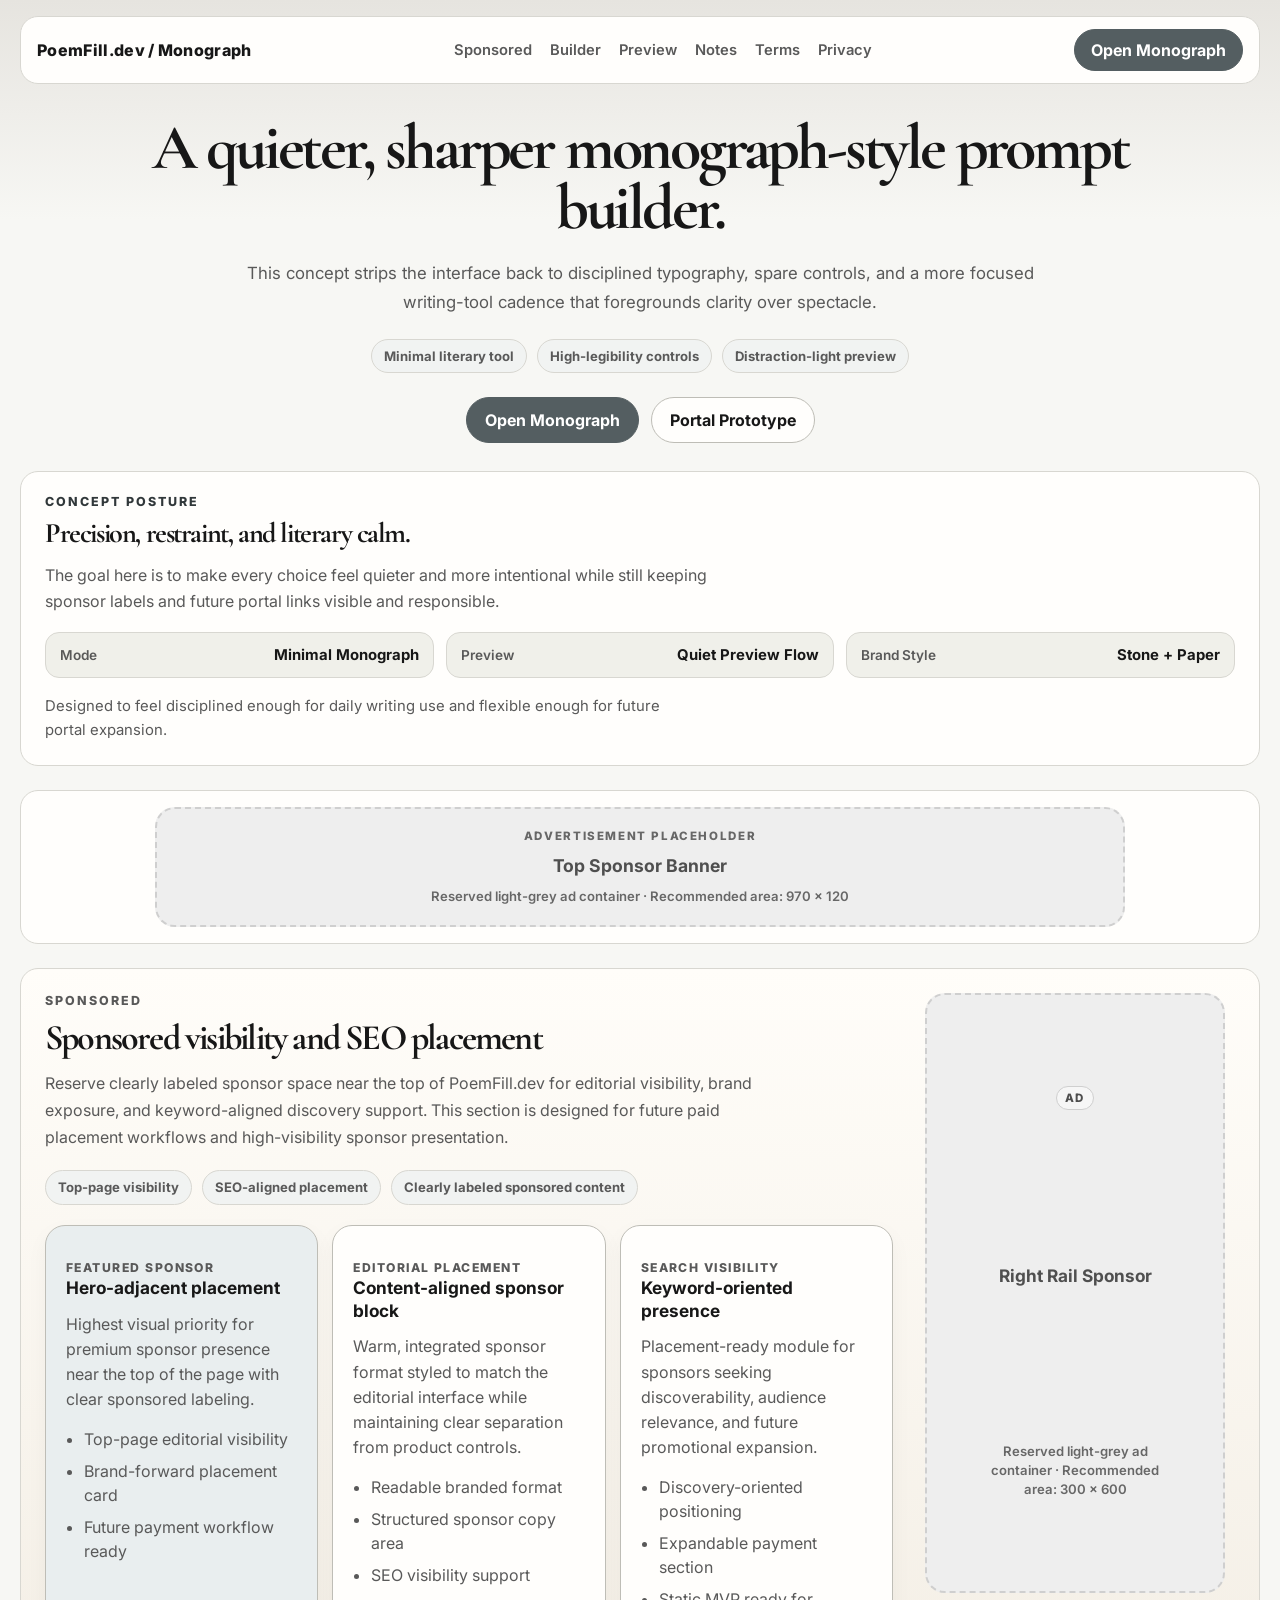
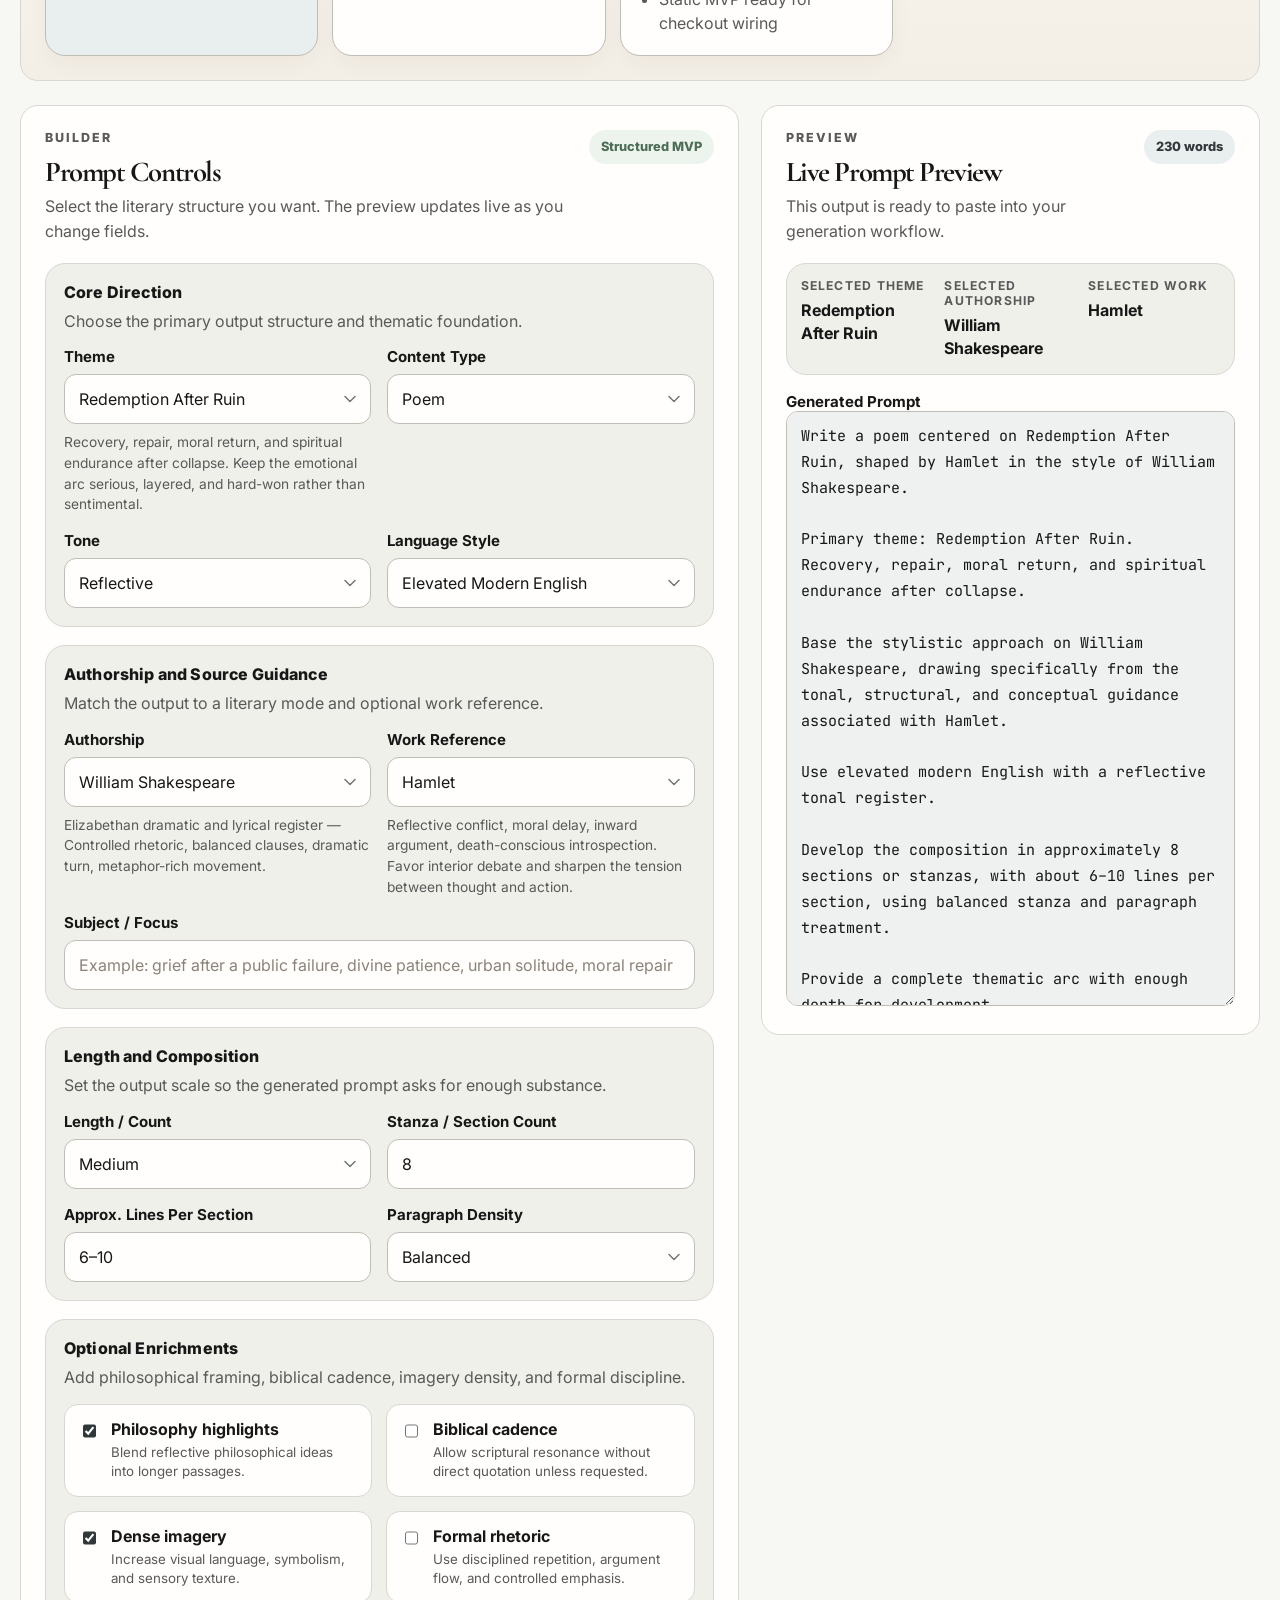
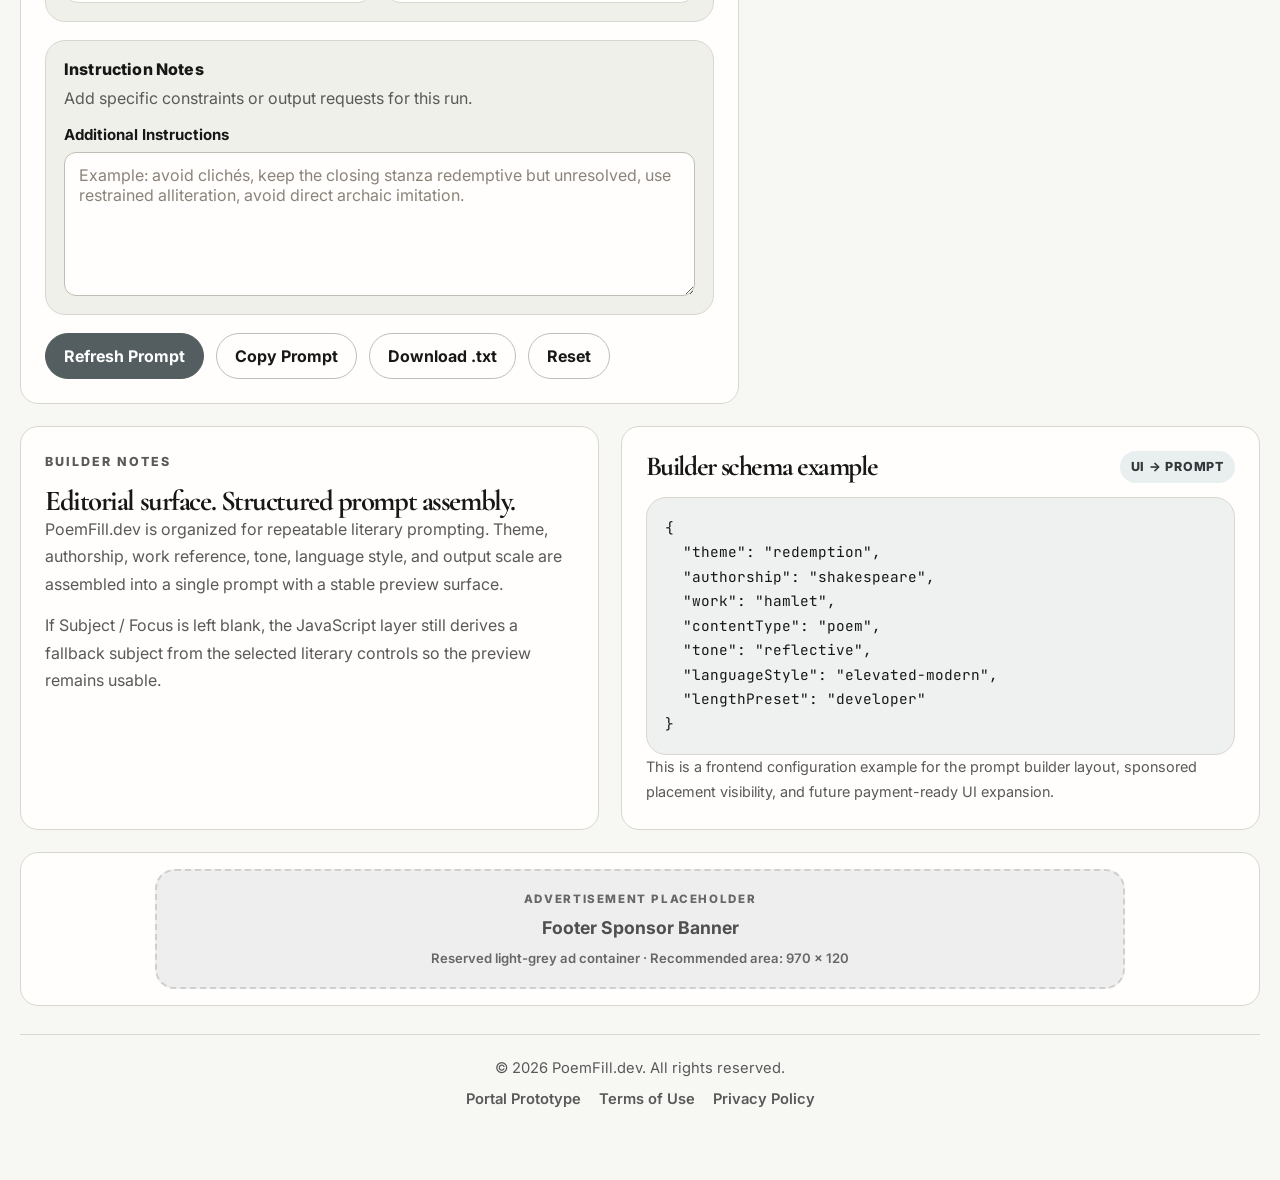
<file: concepts/concept-02/index.html>
<!-- File: index.html -->
<!DOCTYPE html>
<html lang="en">
  <head>
    <meta charset="UTF-8" />
    <meta name="viewport" content="width=device-width, initial-scale=1.0" />
    <title>PoemFill.dev Concept 02 — Minimal Monograph</title>
    <meta
      name="description"
      content="PoemFill.dev Concept 02 explores a minimal monograph-style interface for precise, distraction-light prompt building."
    />
    <link rel="preconnect" href="https://fonts.googleapis.com" />
    <link rel="preconnect" href="https://fonts.gstatic.com" crossorigin />
    <link
      href="https://fonts.googleapis.com/css2?family=Cormorant+Garamond:wght@500;600;700&family=Inter:wght@400;500;600;700;800&family=JetBrains+Mono:wght@400;500;600&display=swap"
      rel="stylesheet"
    />
    <link rel="stylesheet" href="assets/css/styles.css?v=20260501-006" />
    <script defer src="assets/js/app.js?v=20260501-001"></script>
  </head>

  <body id="top">
    <div class="site-shell">
      <header class="site-nav" aria-label="Primary navigation">
        <div class="site-nav__inner">
          <a class="site-nav__brand" href="#top">PoemFill.dev / Monograph</a>

          <nav class="site-nav__menu" aria-label="Section links">
            <a href="#sponsored-payments">Sponsored</a>
            <a href="#builder-title">Builder</a>
            <a href="#preview-title">Preview</a>
            <a href="#builder-notes-title">Notes</a>
            <a href="../../terms.html">Terms</a>
            <a href="../../privacy.html">Privacy</a>
          </nav>

          <a class="site-nav__cta" href="#builder-title">Open Monograph</a>
        </div>
      </header>

      <div class="nav-spacer" aria-hidden="true"></div>

      <header class="hero">
        <div class="hero-intro">
          <h1 class="hero-title">
            A quieter, sharper monograph-style prompt builder.
          </h1>

          <p class="hero-copy">
            This concept strips the interface back to disciplined typography, spare controls, and a more
            focused writing-tool cadence that foregrounds clarity over spectacle.
          </p>

          <div class="hero-chip-row" aria-label="Product highlights">
            <span class="hero-chip">Minimal literary tool</span>
            <span class="hero-chip">High-legibility controls</span>
            <span class="hero-chip">Distraction-light preview</span>
          </div>

          <div class="hero-links">
            <a class="button-link button-link--primary" href="#builder-title">Open Monograph</a>
            <a class="button-link" href="../../admin.html">Portal Prototype</a>
          </div>
        </div>

        <section class="hero-status" aria-labelledby="frontend-status-title">
          <div class="hero-status__lead">
            <p class="hero-status__eyebrow">Concept posture</p>
            <h2 id="frontend-status-title">Precision, restraint, and literary calm.</h2>
            <p class="hero-status__copy">
              The goal here is to make every choice feel quieter and more intentional while still keeping
              sponsor labels and future portal links visible and responsible.
            </p>
          </div>

          <div class="hero-status__meta">
            <div class="hero-status__meta-item">
              <span>Mode</span>
              <strong>Minimal Monograph</strong>
            </div>
            <div class="hero-status__meta-item">
              <span>Preview</span>
              <strong>Quiet Preview Flow</strong>
            </div>
            <div class="hero-status__meta-item">
              <span>Brand Style</span>
              <strong>Stone + Paper</strong>
            </div>
          </div>

          <p class="hero-status__footer">
            Designed to feel disciplined enough for daily writing use and flexible enough for future portal expansion.
          </p>
        </section>
      </header>

      <aside class="ad-banner ad-banner--top" aria-label="Top sponsored advertisement placeholder">
        <div class="ad-banner__slot">
          <span>Advertisement Placeholder</span>
          <strong>Top Sponsor Banner</strong>
          <small>Reserved light-grey ad container · Recommended area: 970 × 120</small>
        </div>
      </aside>

      <section class="sponsored-band" id="sponsored-payments" aria-labelledby="sponsored-title">
        <div class="sponsored-band__main">
          <div class="sponsored-band__copy">
            <p class="eyebrow eyebrow--muted">Sponsored</p>
            <h2 id="sponsored-title">Sponsored visibility and SEO placement</h2>
            <p>
              Reserve clearly labeled sponsor space near the top of PoemFill.dev for editorial visibility,
              brand exposure, and keyword-aligned discovery support. This section is designed for future paid
              placement workflows and high-visibility sponsor presentation.
            </p>

            <div class="sponsored-band__chips">
              <span class="sponsor-chip">Top-page visibility</span>
              <span class="sponsor-chip">SEO-aligned placement</span>
              <span class="sponsor-chip">Clearly labeled sponsored content</span>
            </div>
          </div>

          <div class="sponsored-grid">
            <article class="sponsor-card sponsor-card--featured">
              <p class="sponsor-card__label">Featured Sponsor</p>
              <h3>Hero-adjacent placement</h3>
              <p>
                Highest visual priority for premium sponsor presence near the top of the page with clear
                sponsored labeling.
              </p>
              <ul class="sponsor-list">
                <li>Top-page editorial visibility</li>
                <li>Brand-forward placement card</li>
                <li>Future payment workflow ready</li>
              </ul>
            </article>

            <article class="sponsor-card">
              <p class="sponsor-card__label">Editorial Placement</p>
              <h3>Content-aligned sponsor block</h3>
              <p>
                Warm, integrated sponsor format styled to match the editorial interface while maintaining
                clear separation from product controls.
              </p>
              <ul class="sponsor-list">
                <li>Readable branded format</li>
                <li>Structured sponsor copy area</li>
                <li>SEO visibility support</li>
              </ul>
            </article>

            <article class="sponsor-card">
              <p class="sponsor-card__label">Search Visibility</p>
              <h3>Keyword-oriented presence</h3>
              <p>
                Placement-ready module for sponsors seeking discoverability, audience relevance, and future
                promotional expansion.
              </p>
              <ul class="sponsor-list">
                <li>Discovery-oriented positioning</li>
                <li>Expandable payment section</li>
                <li>Static MVP ready for checkout wiring</li>
              </ul>
            </article>
          </div>
        </div>

        <aside class="ad-rail" aria-label="Right rail sponsored advertisement placeholder">
          <div class="ad-rail__slot">
            <span>Ad</span>
            <strong>Right Rail Sponsor</strong>
            <small>Reserved light-grey ad container · Recommended area: 300 × 600</small>
          </div>
        </aside>
      </section>

      <main class="workspace">
        <section class="panel panel--form" aria-labelledby="builder-title">
          <div class="panel__header">
            <div>
              <p class="eyebrow eyebrow--muted">Builder</p>
              <h2 id="builder-title">Prompt Controls</h2>
              <p class="panel__subcopy">
                Select the literary structure you want. The preview updates live as you change fields.
              </p>
            </div>
            <span class="status-pill">Structured MVP</span>
          </div>

          <form id="prompt-form" class="builder-form" novalidate>
            <div id="form-alert" class="alert is-hidden" role="alert" aria-live="polite"></div>

            <section class="form-section">
              <div class="section-heading">
                <h3>Core Direction</h3>
                <p>Choose the primary output structure and thematic foundation.</p>
              </div>

              <div class="field-grid">
                <div class="field">
                  <label for="themeSelect">Theme</label>
                  <select id="themeSelect" name="theme" aria-describedby="themeHelp">
                    <option value="">Loading themes…</option>
                  </select>
                  <p class="field-help" id="themeHelp"></p>
                </div>

                <div class="field">
                  <label for="contentTypeSelect">Content Type</label>
                  <select id="contentTypeSelect" name="contentType">
                    <option value="poem">Poem</option>
                    <option value="lyric-essay">Lyric Essay</option>
                    <option value="dramatic-monologue">Dramatic Monologue</option>
                    <option value="verse-sequence">Verse Sequence</option>
                    <option value="hybrid-meditation">Hybrid Meditation</option>
                  </select>
                </div>

                <div class="field">
                  <label for="toneSelect">Tone</label>
                  <select id="toneSelect" name="tone">
                    <option value="reflective">Reflective</option>
                    <option value="solemn">Solemn</option>
                    <option value="searching">Searching</option>
                    <option value="visionary">Visionary</option>
                    <option value="devotional">Devotional</option>
                    <option value="analytical">Analytical</option>
                  </select>
                </div>

                <div class="field">
                  <label for="languageStyleSelect">Language Style</label>
                  <select id="languageStyleSelect" name="languageStyle">
                    <option value="elevated-modern">Elevated Modern English</option>
                    <option value="classical-leaning">Classical-Leaning English</option>
                    <option value="plain-literary">Plain Literary English</option>
                    <option value="ornate">Ornate Literary English</option>
                  </select>
                </div>
              </div>
            </section>

            <section class="form-section">
              <div class="section-heading">
                <h3>Authorship and Source Guidance</h3>
                <p>Match the output to a literary mode and optional work reference.</p>
              </div>

              <div class="field-grid">
                <div class="field">
                  <label for="authorshipSelect">Authorship</label>
                  <select id="authorshipSelect" name="authorship" aria-describedby="authorshipHelp">
                    <option value="">Loading authorships…</option>
                  </select>
                  <p class="field-help" id="authorshipHelp"></p>
                </div>

                <div class="field">
                  <label for="workSelect">Work Reference</label>
                  <select id="workSelect" name="work" aria-describedby="workHelp">
                    <option value="">Select an authorship first</option>
                  </select>
                  <p class="field-help" id="workHelp"></p>
                </div>

                <div class="field field--span-2">
                  <label for="subjectInput">Subject / Focus</label>
                  <input
                    id="subjectInput"
                    name="subject"
                    type="text"
                    maxlength="180"
                    placeholder="Example: grief after a public failure, divine patience, urban solitude, moral repair"
                  />
                </div>
              </div>
            </section>

            <section class="form-section">
              <div class="section-heading">
                <h3>Length and Composition</h3>
                <p>Set the output scale so the generated prompt asks for enough substance.</p>
              </div>

              <div class="field-grid">
                <div class="field">
                  <label for="lengthPresetSelect">Length / Count</label>
                  <select id="lengthPresetSelect" name="lengthPreset">
                    <option value="short">Short</option>
                    <option value="medium" selected>Medium</option>
                    <option value="long">Long</option>
                    <option value="extended">Extended</option>
                    <option value="developer">Developer Long Form</option>
                  </select>
                </div>

                <div class="field">
                  <label for="stanzaCountInput">Stanza / Section Count</label>
                  <input id="stanzaCountInput" name="stanzaCount" type="number" min="1" max="24" value="8" />
                </div>

                <div class="field">
                  <label for="lineRangeInput">Approx. Lines Per Section</label>
                  <input id="lineRangeInput" name="lineRange" type="text" maxlength="30" value="6–10" />
                </div>

                <div class="field">
                  <label for="paragraphDensitySelect">Paragraph Density</label>
                  <select id="paragraphDensitySelect" name="paragraphDensity">
                    <option value="minimal">Minimal</option>
                    <option value="balanced" selected>Balanced</option>
                    <option value="expanded">Expanded</option>
                    <option value="long-paragraphs">Long Paragraphs</option>
                  </select>
                </div>
              </div>
            </section>

            <section class="form-section">
              <div class="section-heading">
                <h3>Optional Enrichments</h3>
                <p>Add philosophical framing, biblical cadence, imagery density, and formal discipline.</p>
              </div>

              <div class="checkbox-grid">
                <label class="check-card">
                  <input type="checkbox" id="philosophyToggle" name="philosophy" checked />
                  <span>
                    <strong>Philosophy highlights</strong>
                    <small>Blend reflective philosophical ideas into longer passages.</small>
                  </span>
                </label>

                <label class="check-card">
                  <input type="checkbox" id="scriptureToggle" name="scripture" />
                  <span>
                    <strong>Biblical cadence</strong>
                    <small>Allow scriptural resonance without direct quotation unless requested.</small>
                  </span>
                </label>

                <label class="check-card">
                  <input type="checkbox" id="imageryToggle" name="imagery" checked />
                  <span>
                    <strong>Dense imagery</strong>
                    <small>Increase visual language, symbolism, and sensory texture.</small>
                  </span>
                </label>

                <label class="check-card">
                  <input type="checkbox" id="rhetoricToggle" name="rhetoric" />
                  <span>
                    <strong>Formal rhetoric</strong>
                    <small>Use disciplined repetition, argument flow, and controlled emphasis.</small>
                  </span>
                </label>
              </div>
            </section>

            <section class="form-section">
              <div class="section-heading">
                <h3>Instruction Notes</h3>
                <p>Add specific constraints or output requests for this run.</p>
              </div>

              <div class="field-grid">
                <div class="field field--span-2">
                  <label for="notesInput">Additional Instructions</label>
                  <textarea
                    id="notesInput"
                    name="notes"
                    rows="5"
                    maxlength="1200"
                    placeholder="Example: avoid clichés, keep the closing stanza redemptive but unresolved, use restrained alliteration, avoid direct archaic imitation."
                  ></textarea>
                </div>
              </div>
            </section>

            <div class="button-row">
              <button type="button" class="button button--primary" id="generateButton">Refresh Prompt</button>
              <button type="button" class="button" id="copyButton">Copy Prompt</button>
              <button type="button" class="button" id="downloadButton">Download .txt</button>
              <button type="reset" class="button button--ghost" id="resetButton">Reset</button>
            </div>
          </form>
        </section>

        <aside class="panel panel--preview" aria-labelledby="preview-title">
          <div class="panel__header">
            <div>
              <p class="eyebrow eyebrow--muted">Preview</p>
              <h2 id="preview-title">Live Prompt Preview</h2>
              <p class="panel__subcopy">This output is ready to paste into your generation workflow.</p>
            </div>
            <span class="status-pill status-pill--accent" id="wordCountBadge">0 words</span>
          </div>

          <div class="preview-meta">
            <div>
              <span class="meta-label">Selected Theme</span>
              <strong id="summaryTheme">—</strong>
            </div>
            <div>
              <span class="meta-label">Selected Authorship</span>
              <strong id="summaryAuthorship">—</strong>
            </div>
            <div>
              <span class="meta-label">Selected Work</span>
              <strong id="summaryWork">—</strong>
            </div>
          </div>

          <label class="preview-label" for="promptOutput">Generated Prompt</label>
          <textarea id="promptOutput" class="prompt-output" rows="22" readonly></textarea>
        </aside>
      </main>

      <section class="info-grid" aria-labelledby="builder-notes-title">
        <article class="info-card">
          <p class="eyebrow eyebrow--muted">Builder notes</p>
          <h2 id="builder-notes-title">Editorial surface. Structured prompt assembly.</h2>
          <p>
            PoemFill.dev is organized for repeatable literary prompting. Theme, authorship, work reference,
            tone, language style, and output scale are assembled into a single prompt with a stable preview surface.
          </p>
          <p>
            If Subject / Focus is left blank, the JavaScript layer still derives a fallback subject from the selected
            literary controls so the preview remains usable.
          </p>
        </article>

        <article class="info-card info-card--code" aria-labelledby="schema-title">
          <div class="code-card__header">
            <h2 id="schema-title">Builder schema example</h2>
            <span class="code-badge">UI → Prompt</span>
          </div>

          <pre class="code-block"><code>{
  "theme": "redemption",
  "authorship": "shakespeare",
  "work": "hamlet",
  "contentType": "poem",
  "tone": "reflective",
  "languageStyle": "elevated-modern",
  "lengthPreset": "developer"
}</code></pre>

          <p class="code-note">
            This is a frontend configuration example for the prompt builder layout, sponsored placement visibility,
            and future payment-ready UI expansion.
          </p>
        </article>
      </section>

      <aside class="ad-banner ad-banner--footer" aria-label="Footer sponsored advertisement placeholder">
        <div class="ad-banner__slot">
          <span>Advertisement Placeholder</span>
          <strong>Footer Sponsor Banner</strong>
          <small>Reserved light-grey ad container · Recommended area: 970 × 120</small>
        </div>
      </aside>

      <footer class="site-footer" aria-label="Site footer">
        <div class="site-footer__inner">
          <p class="site-footer__copy">© 2026 PoemFill.dev. All rights reserved.</p>
        <nav class="site-footer__nav" aria-label="Legal">
          <a href="../../admin.html">Portal Prototype</a>
          <a href="../../terms.html">Terms of Use</a>
          <a href="../../privacy.html">Privacy Policy</a>
        </nav>
        </div>
      </footer>
    </div>
  </body>
</html>
</file>
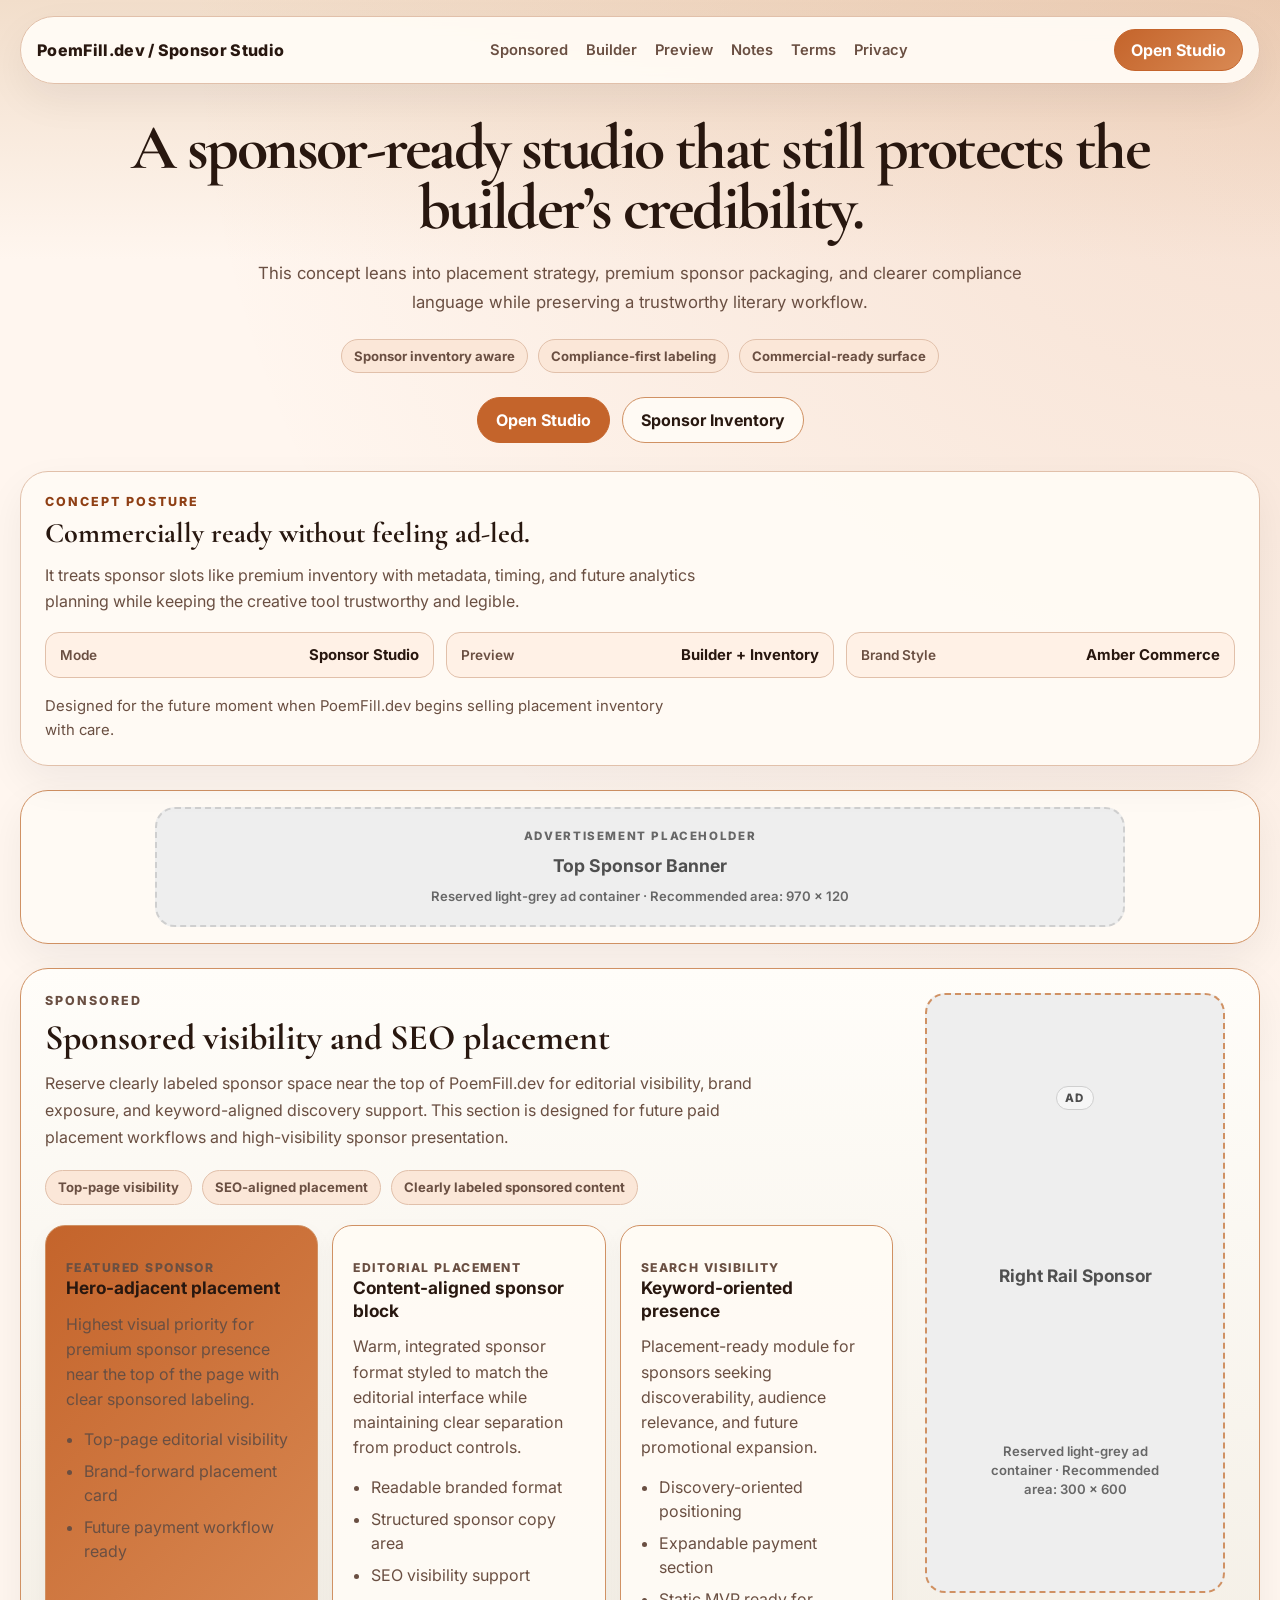
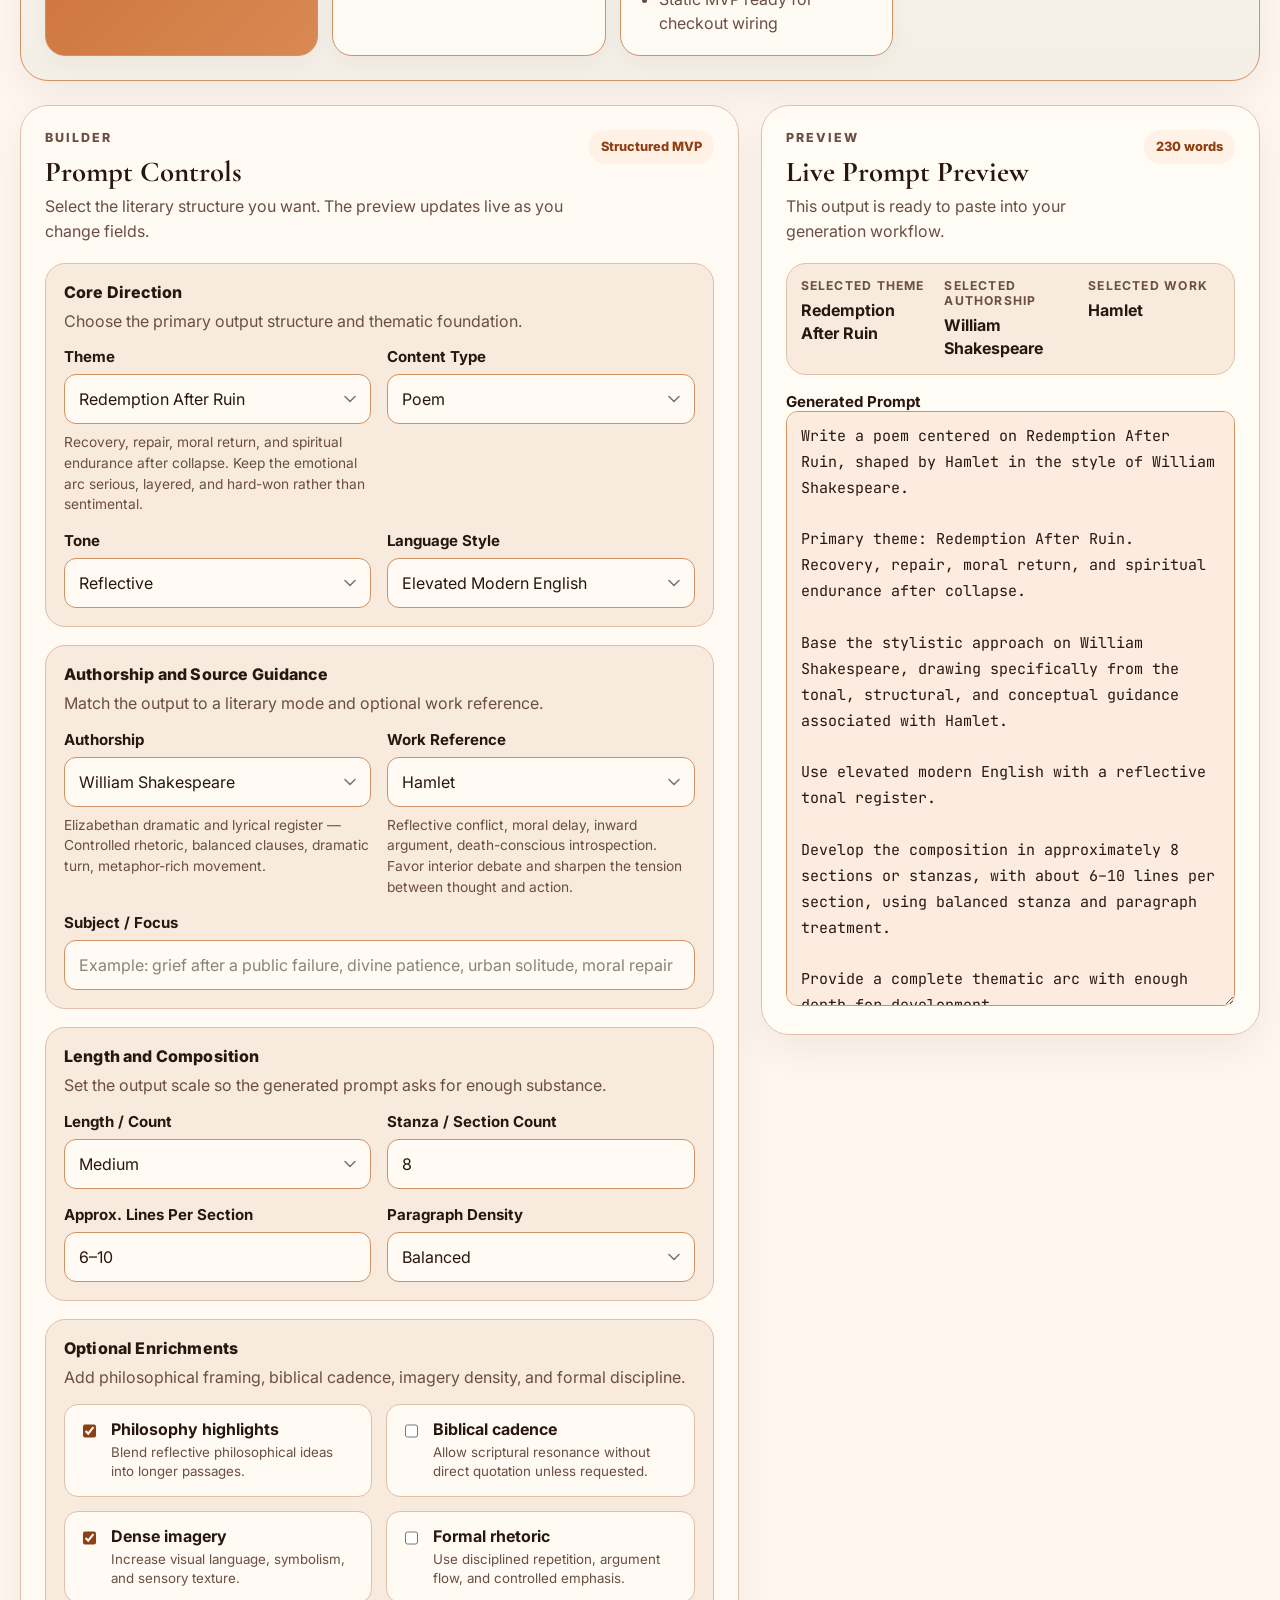
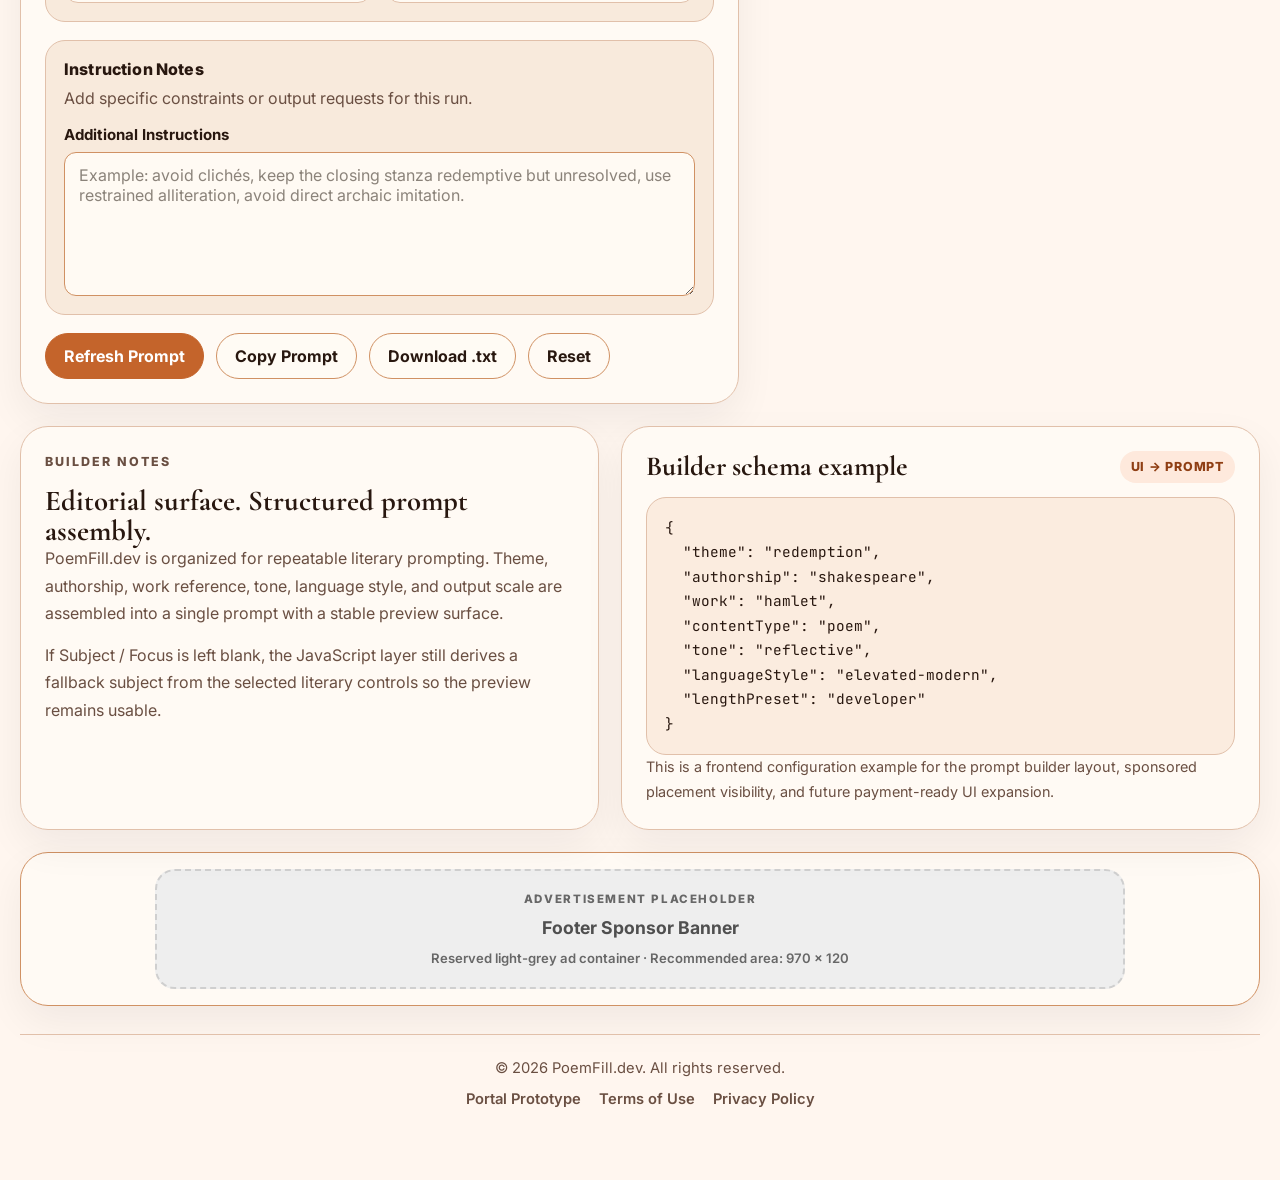
<file: concepts/concept-03/index.html>
<!-- File: index.html -->
<!DOCTYPE html>
<html lang="en">
  <head>
    <meta charset="UTF-8" />
    <meta name="viewport" content="width=device-width, initial-scale=1.0" />
    <title>PoemFill.dev Concept 03 — Sponsor Studio</title>
    <meta
      name="description"
      content="PoemFill.dev Concept 03 explores a sponsor-forward studio interface that balances product trust, premium placements, and future portal controls."
    />
    <link rel="preconnect" href="https://fonts.googleapis.com" />
    <link rel="preconnect" href="https://fonts.gstatic.com" crossorigin />
    <link
      href="https://fonts.googleapis.com/css2?family=Cormorant+Garamond:wght@500;600;700&family=Inter:wght@400;500;600;700;800&family=JetBrains+Mono:wght@400;500;600&display=swap"
      rel="stylesheet"
    />
    <link rel="stylesheet" href="assets/css/styles.css?v=20260501-006" />
    <script defer src="assets/js/app.js?v=20260501-001"></script>
  </head>

  <body id="top">
    <div class="site-shell">
      <header class="site-nav" aria-label="Primary navigation">
        <div class="site-nav__inner">
          <a class="site-nav__brand" href="#top">PoemFill.dev / Sponsor Studio</a>

          <nav class="site-nav__menu" aria-label="Section links">
            <a href="#sponsored-payments">Sponsored</a>
            <a href="#builder-title">Builder</a>
            <a href="#preview-title">Preview</a>
            <a href="#builder-notes-title">Notes</a>
            <a href="../../terms.html">Terms</a>
            <a href="../../privacy.html">Privacy</a>
          </nav>

          <a class="site-nav__cta" href="#builder-title">Open Studio</a>
        </div>
      </header>

      <div class="nav-spacer" aria-hidden="true"></div>

      <header class="hero">
        <div class="hero-intro">
          <h1 class="hero-title">
            A sponsor-ready studio that still protects the builder’s credibility.
          </h1>

          <p class="hero-copy">
            This concept leans into placement strategy, premium sponsor packaging, and clearer
            compliance language while preserving a trustworthy literary workflow.
          </p>

          <div class="hero-chip-row" aria-label="Product highlights">
            <span class="hero-chip">Sponsor inventory aware</span>
            <span class="hero-chip">Compliance-first labeling</span>
            <span class="hero-chip">Commercial-ready surface</span>
          </div>

          <div class="hero-links">
            <a class="button-link button-link--primary" href="#builder-title">Open Studio</a>
            <a class="button-link" href="#sponsored-payments">Sponsor Inventory</a>
          </div>
        </div>

        <section class="hero-status" aria-labelledby="frontend-status-title">
          <div class="hero-status__lead">
            <p class="hero-status__eyebrow">Concept posture</p>
            <h2 id="frontend-status-title">Commercially ready without feeling ad-led.</h2>
            <p class="hero-status__copy">
              It treats sponsor slots like premium inventory with metadata, timing, and future analytics
              planning while keeping the creative tool trustworthy and legible.
            </p>
          </div>

          <div class="hero-status__meta">
            <div class="hero-status__meta-item">
              <span>Mode</span>
              <strong>Sponsor Studio</strong>
            </div>
            <div class="hero-status__meta-item">
              <span>Preview</span>
              <strong>Builder + Inventory</strong>
            </div>
            <div class="hero-status__meta-item">
              <span>Brand Style</span>
              <strong>Amber Commerce</strong>
            </div>
          </div>

          <p class="hero-status__footer">
            Designed for the future moment when PoemFill.dev begins selling placement inventory with care.
          </p>
        </section>
      </header>

      <aside class="ad-banner ad-banner--top" aria-label="Top sponsored advertisement placeholder">
        <div class="ad-banner__slot">
          <span>Advertisement Placeholder</span>
          <strong>Top Sponsor Banner</strong>
          <small>Reserved light-grey ad container · Recommended area: 970 × 120</small>
        </div>
      </aside>

      <section class="sponsored-band" id="sponsored-payments" aria-labelledby="sponsored-title">
        <div class="sponsored-band__main">
          <div class="sponsored-band__copy">
            <p class="eyebrow eyebrow--muted">Sponsored</p>
            <h2 id="sponsored-title">Sponsored visibility and SEO placement</h2>
            <p>
              Reserve clearly labeled sponsor space near the top of PoemFill.dev for editorial visibility,
              brand exposure, and keyword-aligned discovery support. This section is designed for future paid
              placement workflows and high-visibility sponsor presentation.
            </p>

            <div class="sponsored-band__chips">
              <span class="sponsor-chip">Top-page visibility</span>
              <span class="sponsor-chip">SEO-aligned placement</span>
              <span class="sponsor-chip">Clearly labeled sponsored content</span>
            </div>
          </div>

          <div class="sponsored-grid">
            <article class="sponsor-card sponsor-card--featured">
              <p class="sponsor-card__label">Featured Sponsor</p>
              <h3>Hero-adjacent placement</h3>
              <p>
                Highest visual priority for premium sponsor presence near the top of the page with clear
                sponsored labeling.
              </p>
              <ul class="sponsor-list">
                <li>Top-page editorial visibility</li>
                <li>Brand-forward placement card</li>
                <li>Future payment workflow ready</li>
              </ul>
            </article>

            <article class="sponsor-card">
              <p class="sponsor-card__label">Editorial Placement</p>
              <h3>Content-aligned sponsor block</h3>
              <p>
                Warm, integrated sponsor format styled to match the editorial interface while maintaining
                clear separation from product controls.
              </p>
              <ul class="sponsor-list">
                <li>Readable branded format</li>
                <li>Structured sponsor copy area</li>
                <li>SEO visibility support</li>
              </ul>
            </article>

            <article class="sponsor-card">
              <p class="sponsor-card__label">Search Visibility</p>
              <h3>Keyword-oriented presence</h3>
              <p>
                Placement-ready module for sponsors seeking discoverability, audience relevance, and future
                promotional expansion.
              </p>
              <ul class="sponsor-list">
                <li>Discovery-oriented positioning</li>
                <li>Expandable payment section</li>
                <li>Static MVP ready for checkout wiring</li>
              </ul>
            </article>
          </div>
        </div>

        <aside class="ad-rail" aria-label="Right rail sponsored advertisement placeholder">
          <div class="ad-rail__slot">
            <span>Ad</span>
            <strong>Right Rail Sponsor</strong>
            <small>Reserved light-grey ad container · Recommended area: 300 × 600</small>
          </div>
        </aside>
      </section>

      <main class="workspace">
        <section class="panel panel--form" aria-labelledby="builder-title">
          <div class="panel__header">
            <div>
              <p class="eyebrow eyebrow--muted">Builder</p>
              <h2 id="builder-title">Prompt Controls</h2>
              <p class="panel__subcopy">
                Select the literary structure you want. The preview updates live as you change fields.
              </p>
            </div>
            <span class="status-pill">Structured MVP</span>
          </div>

          <form id="prompt-form" class="builder-form" novalidate>
            <div id="form-alert" class="alert is-hidden" role="alert" aria-live="polite"></div>

            <section class="form-section">
              <div class="section-heading">
                <h3>Core Direction</h3>
                <p>Choose the primary output structure and thematic foundation.</p>
              </div>

              <div class="field-grid">
                <div class="field">
                  <label for="themeSelect">Theme</label>
                  <select id="themeSelect" name="theme" aria-describedby="themeHelp">
                    <option value="">Loading themes…</option>
                  </select>
                  <p class="field-help" id="themeHelp"></p>
                </div>

                <div class="field">
                  <label for="contentTypeSelect">Content Type</label>
                  <select id="contentTypeSelect" name="contentType">
                    <option value="poem">Poem</option>
                    <option value="lyric-essay">Lyric Essay</option>
                    <option value="dramatic-monologue">Dramatic Monologue</option>
                    <option value="verse-sequence">Verse Sequence</option>
                    <option value="hybrid-meditation">Hybrid Meditation</option>
                  </select>
                </div>

                <div class="field">
                  <label for="toneSelect">Tone</label>
                  <select id="toneSelect" name="tone">
                    <option value="reflective">Reflective</option>
                    <option value="solemn">Solemn</option>
                    <option value="searching">Searching</option>
                    <option value="visionary">Visionary</option>
                    <option value="devotional">Devotional</option>
                    <option value="analytical">Analytical</option>
                  </select>
                </div>

                <div class="field">
                  <label for="languageStyleSelect">Language Style</label>
                  <select id="languageStyleSelect" name="languageStyle">
                    <option value="elevated-modern">Elevated Modern English</option>
                    <option value="classical-leaning">Classical-Leaning English</option>
                    <option value="plain-literary">Plain Literary English</option>
                    <option value="ornate">Ornate Literary English</option>
                  </select>
                </div>
              </div>
            </section>

            <section class="form-section">
              <div class="section-heading">
                <h3>Authorship and Source Guidance</h3>
                <p>Match the output to a literary mode and optional work reference.</p>
              </div>

              <div class="field-grid">
                <div class="field">
                  <label for="authorshipSelect">Authorship</label>
                  <select id="authorshipSelect" name="authorship" aria-describedby="authorshipHelp">
                    <option value="">Loading authorships…</option>
                  </select>
                  <p class="field-help" id="authorshipHelp"></p>
                </div>

                <div class="field">
                  <label for="workSelect">Work Reference</label>
                  <select id="workSelect" name="work" aria-describedby="workHelp">
                    <option value="">Select an authorship first</option>
                  </select>
                  <p class="field-help" id="workHelp"></p>
                </div>

                <div class="field field--span-2">
                  <label for="subjectInput">Subject / Focus</label>
                  <input
                    id="subjectInput"
                    name="subject"
                    type="text"
                    maxlength="180"
                    placeholder="Example: grief after a public failure, divine patience, urban solitude, moral repair"
                  />
                </div>
              </div>
            </section>

            <section class="form-section">
              <div class="section-heading">
                <h3>Length and Composition</h3>
                <p>Set the output scale so the generated prompt asks for enough substance.</p>
              </div>

              <div class="field-grid">
                <div class="field">
                  <label for="lengthPresetSelect">Length / Count</label>
                  <select id="lengthPresetSelect" name="lengthPreset">
                    <option value="short">Short</option>
                    <option value="medium" selected>Medium</option>
                    <option value="long">Long</option>
                    <option value="extended">Extended</option>
                    <option value="developer">Developer Long Form</option>
                  </select>
                </div>

                <div class="field">
                  <label for="stanzaCountInput">Stanza / Section Count</label>
                  <input id="stanzaCountInput" name="stanzaCount" type="number" min="1" max="24" value="8" />
                </div>

                <div class="field">
                  <label for="lineRangeInput">Approx. Lines Per Section</label>
                  <input id="lineRangeInput" name="lineRange" type="text" maxlength="30" value="6–10" />
                </div>

                <div class="field">
                  <label for="paragraphDensitySelect">Paragraph Density</label>
                  <select id="paragraphDensitySelect" name="paragraphDensity">
                    <option value="minimal">Minimal</option>
                    <option value="balanced" selected>Balanced</option>
                    <option value="expanded">Expanded</option>
                    <option value="long-paragraphs">Long Paragraphs</option>
                  </select>
                </div>
              </div>
            </section>

            <section class="form-section">
              <div class="section-heading">
                <h3>Optional Enrichments</h3>
                <p>Add philosophical framing, biblical cadence, imagery density, and formal discipline.</p>
              </div>

              <div class="checkbox-grid">
                <label class="check-card">
                  <input type="checkbox" id="philosophyToggle" name="philosophy" checked />
                  <span>
                    <strong>Philosophy highlights</strong>
                    <small>Blend reflective philosophical ideas into longer passages.</small>
                  </span>
                </label>

                <label class="check-card">
                  <input type="checkbox" id="scriptureToggle" name="scripture" />
                  <span>
                    <strong>Biblical cadence</strong>
                    <small>Allow scriptural resonance without direct quotation unless requested.</small>
                  </span>
                </label>

                <label class="check-card">
                  <input type="checkbox" id="imageryToggle" name="imagery" checked />
                  <span>
                    <strong>Dense imagery</strong>
                    <small>Increase visual language, symbolism, and sensory texture.</small>
                  </span>
                </label>

                <label class="check-card">
                  <input type="checkbox" id="rhetoricToggle" name="rhetoric" />
                  <span>
                    <strong>Formal rhetoric</strong>
                    <small>Use disciplined repetition, argument flow, and controlled emphasis.</small>
                  </span>
                </label>
              </div>
            </section>

            <section class="form-section">
              <div class="section-heading">
                <h3>Instruction Notes</h3>
                <p>Add specific constraints or output requests for this run.</p>
              </div>

              <div class="field-grid">
                <div class="field field--span-2">
                  <label for="notesInput">Additional Instructions</label>
                  <textarea
                    id="notesInput"
                    name="notes"
                    rows="5"
                    maxlength="1200"
                    placeholder="Example: avoid clichés, keep the closing stanza redemptive but unresolved, use restrained alliteration, avoid direct archaic imitation."
                  ></textarea>
                </div>
              </div>
            </section>

            <div class="button-row">
              <button type="button" class="button button--primary" id="generateButton">Refresh Prompt</button>
              <button type="button" class="button" id="copyButton">Copy Prompt</button>
              <button type="button" class="button" id="downloadButton">Download .txt</button>
              <button type="reset" class="button button--ghost" id="resetButton">Reset</button>
            </div>
          </form>
        </section>

        <aside class="panel panel--preview" aria-labelledby="preview-title">
          <div class="panel__header">
            <div>
              <p class="eyebrow eyebrow--muted">Preview</p>
              <h2 id="preview-title">Live Prompt Preview</h2>
              <p class="panel__subcopy">This output is ready to paste into your generation workflow.</p>
            </div>
            <span class="status-pill status-pill--accent" id="wordCountBadge">0 words</span>
          </div>

          <div class="preview-meta">
            <div>
              <span class="meta-label">Selected Theme</span>
              <strong id="summaryTheme">—</strong>
            </div>
            <div>
              <span class="meta-label">Selected Authorship</span>
              <strong id="summaryAuthorship">—</strong>
            </div>
            <div>
              <span class="meta-label">Selected Work</span>
              <strong id="summaryWork">—</strong>
            </div>
          </div>

          <label class="preview-label" for="promptOutput">Generated Prompt</label>
          <textarea id="promptOutput" class="prompt-output" rows="22" readonly></textarea>
        </aside>
      </main>

      <section class="info-grid" aria-labelledby="builder-notes-title">
        <article class="info-card">
          <p class="eyebrow eyebrow--muted">Builder notes</p>
          <h2 id="builder-notes-title">Editorial surface. Structured prompt assembly.</h2>
          <p>
            PoemFill.dev is organized for repeatable literary prompting. Theme, authorship, work reference,
            tone, language style, and output scale are assembled into a single prompt with a stable preview surface.
          </p>
          <p>
            If Subject / Focus is left blank, the JavaScript layer still derives a fallback subject from the selected
            literary controls so the preview remains usable.
          </p>
        </article>

        <article class="info-card info-card--code" aria-labelledby="schema-title">
          <div class="code-card__header">
            <h2 id="schema-title">Builder schema example</h2>
            <span class="code-badge">UI → Prompt</span>
          </div>

          <pre class="code-block"><code>{
  "theme": "redemption",
  "authorship": "shakespeare",
  "work": "hamlet",
  "contentType": "poem",
  "tone": "reflective",
  "languageStyle": "elevated-modern",
  "lengthPreset": "developer"
}</code></pre>

          <p class="code-note">
            This is a frontend configuration example for the prompt builder layout, sponsored placement visibility,
            and future payment-ready UI expansion.
          </p>
        </article>
      </section>

      <aside class="ad-banner ad-banner--footer" aria-label="Footer sponsored advertisement placeholder">
        <div class="ad-banner__slot">
          <span>Advertisement Placeholder</span>
          <strong>Footer Sponsor Banner</strong>
          <small>Reserved light-grey ad container · Recommended area: 970 × 120</small>
        </div>
      </aside>

      <footer class="site-footer" aria-label="Site footer">
        <div class="site-footer__inner">
          <p class="site-footer__copy">© 2026 PoemFill.dev. All rights reserved.</p>
        <nav class="site-footer__nav" aria-label="Legal">
          <a href="../../admin.html">Portal Prototype</a>
          <a href="../../terms.html">Terms of Use</a>
          <a href="../../privacy.html">Privacy Policy</a>
        </nav>
        </div>
      </footer>
    </div>
  </body>
</html>
</file>
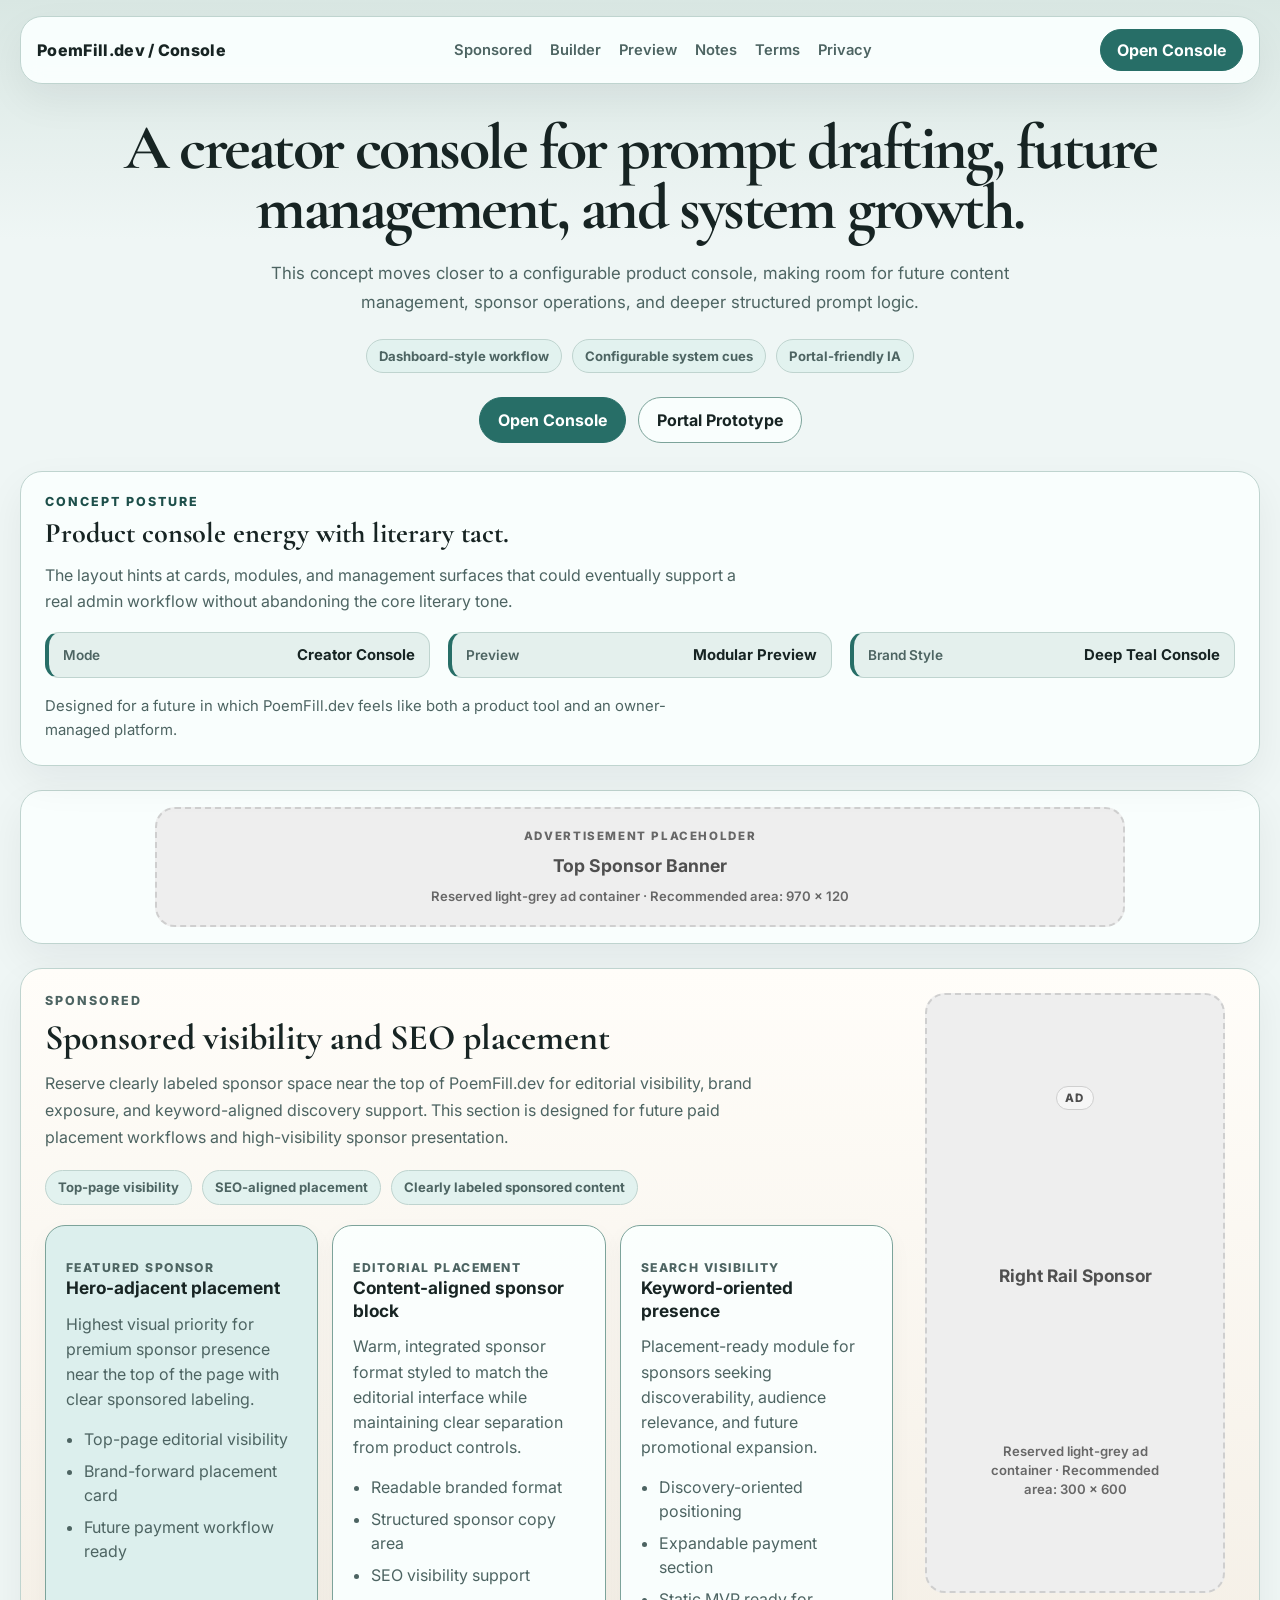
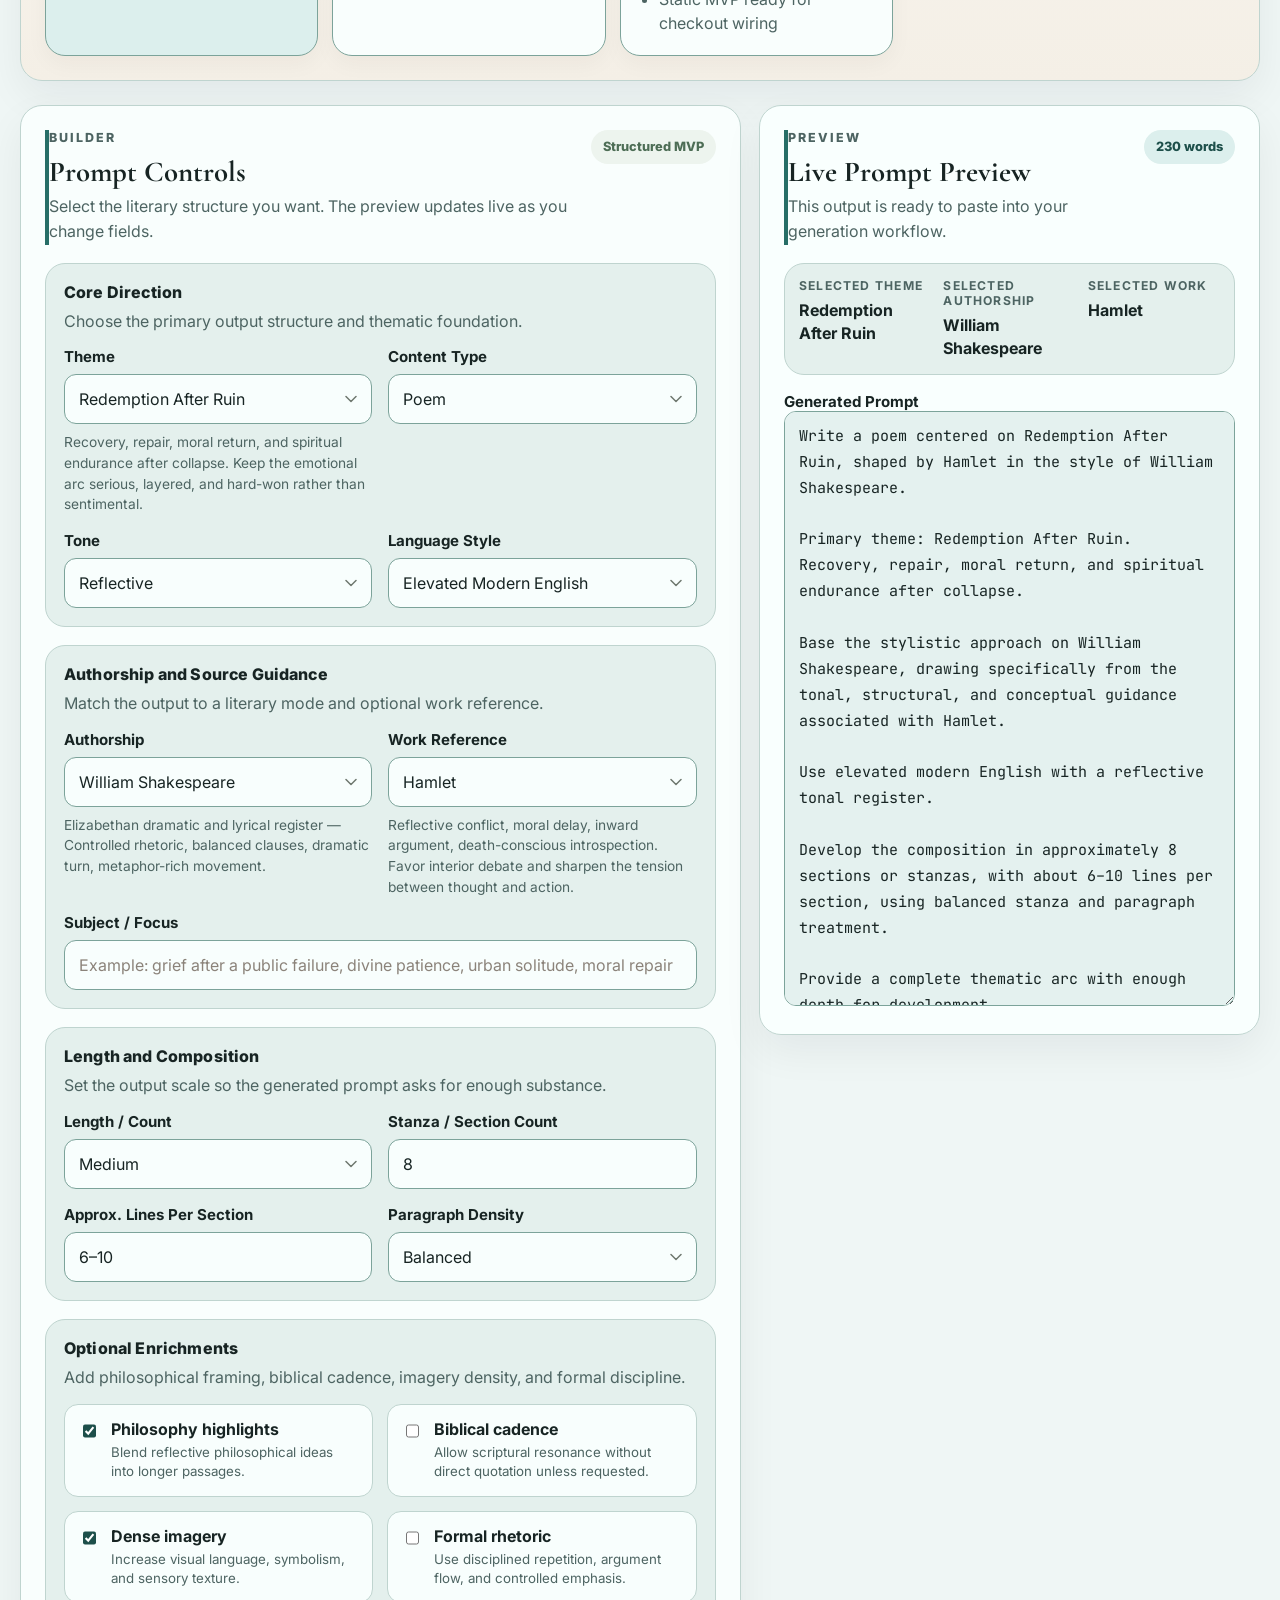
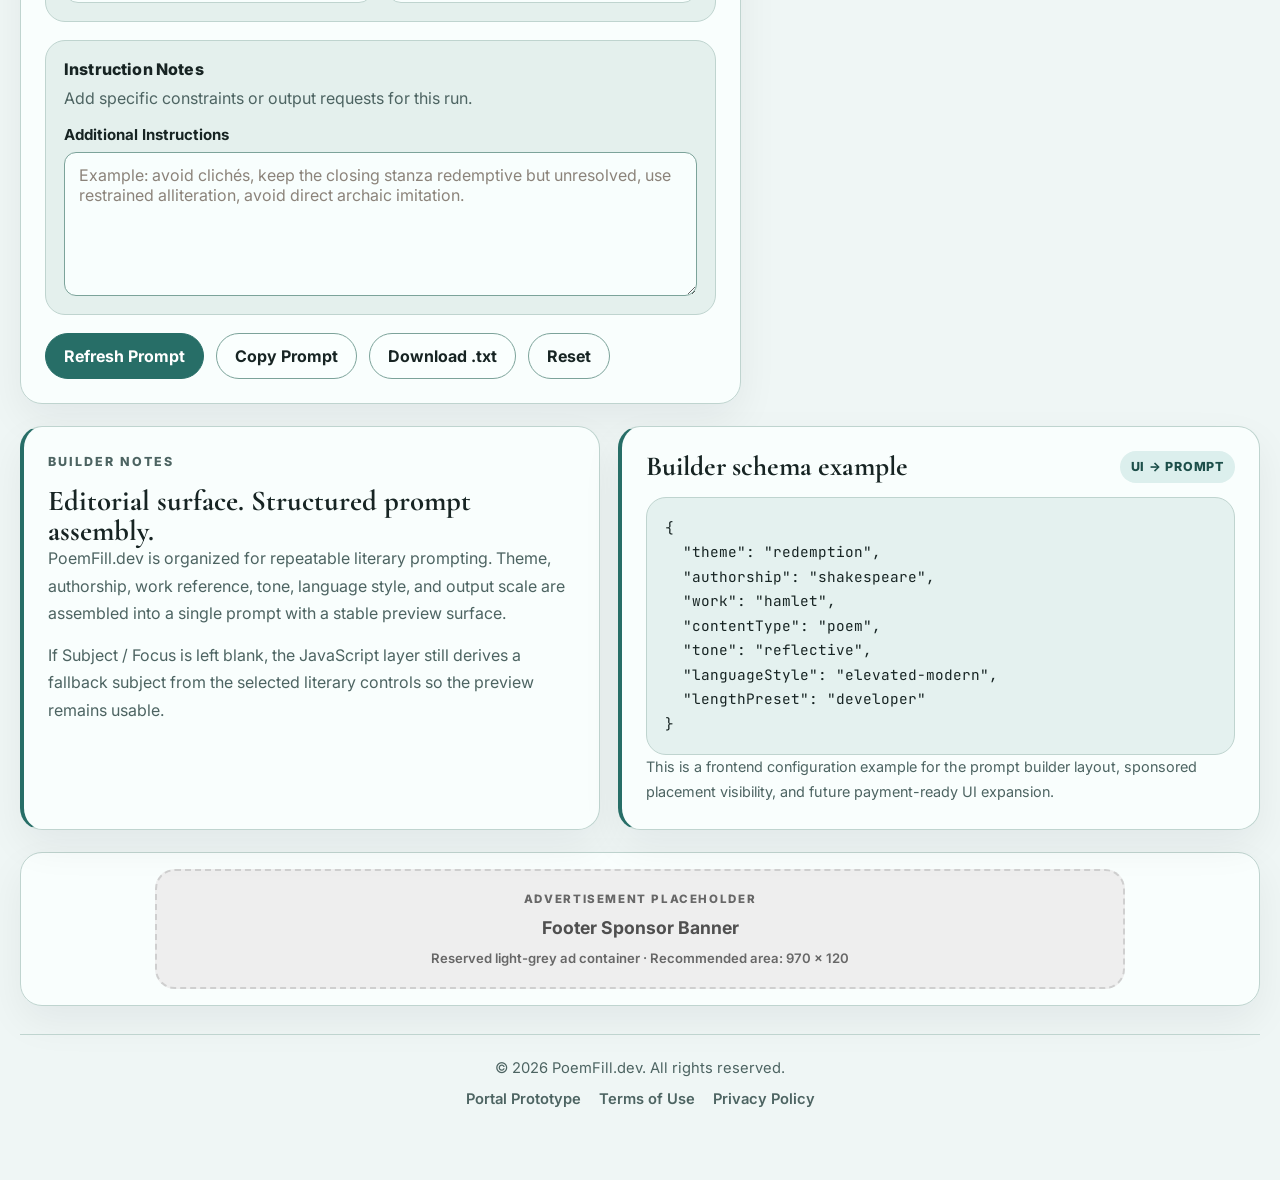
<file: concepts/concept-04/index.html>
<!-- File: index.html -->
<!DOCTYPE html>
<html lang="en">
  <head>
    <meta charset="UTF-8" />
    <meta name="viewport" content="width=device-width, initial-scale=1.0" />
    <title>PoemFill.dev Concept 04 — Creator Console</title>
    <meta
      name="description"
      content="PoemFill.dev Concept 04 explores a creator-console interface with dashboard cues, modular panels, and future admin workflows."
    />
    <link rel="preconnect" href="https://fonts.googleapis.com" />
    <link rel="preconnect" href="https://fonts.gstatic.com" crossorigin />
    <link
      href="https://fonts.googleapis.com/css2?family=Cormorant+Garamond:wght@500;600;700&family=Inter:wght@400;500;600;700;800&family=JetBrains+Mono:wght@400;500;600&display=swap"
      rel="stylesheet"
    />
    <link rel="stylesheet" href="assets/css/styles.css?v=20260501-006" />
    <script defer src="assets/js/app.js?v=20260501-001"></script>
  </head>

  <body id="top">
    <div class="site-shell">
      <header class="site-nav" aria-label="Primary navigation">
        <div class="site-nav__inner">
          <a class="site-nav__brand" href="#top">PoemFill.dev / Console</a>

          <nav class="site-nav__menu" aria-label="Section links">
            <a href="#sponsored-payments">Sponsored</a>
            <a href="#builder-title">Builder</a>
            <a href="#preview-title">Preview</a>
            <a href="#builder-notes-title">Notes</a>
            <a href="../../terms.html">Terms</a>
            <a href="../../privacy.html">Privacy</a>
          </nav>

          <a class="site-nav__cta" href="#builder-title">Open Console</a>
        </div>
      </header>

      <div class="nav-spacer" aria-hidden="true"></div>

      <header class="hero">
        <div class="hero-intro">
          <h1 class="hero-title">
            A creator console for prompt drafting, future management, and system growth.
          </h1>

          <p class="hero-copy">
            This concept moves closer to a configurable product console, making room for future content
            management, sponsor operations, and deeper structured prompt logic.
          </p>

          <div class="hero-chip-row" aria-label="Product highlights">
            <span class="hero-chip">Dashboard-style workflow</span>
            <span class="hero-chip">Configurable system cues</span>
            <span class="hero-chip">Portal-friendly IA</span>
          </div>

          <div class="hero-links">
            <a class="button-link button-link--primary" href="#builder-title">Open Console</a>
            <a class="button-link" href="../../admin.html">Portal Prototype</a>
          </div>
        </div>

        <section class="hero-status" aria-labelledby="frontend-status-title">
          <div class="hero-status__lead">
            <p class="hero-status__eyebrow">Concept posture</p>
            <h2 id="frontend-status-title">Product console energy with literary tact.</h2>
            <p class="hero-status__copy">
              The layout hints at cards, modules, and management surfaces that could eventually support a
              real admin workflow without abandoning the core literary tone.
            </p>
          </div>

          <div class="hero-status__meta">
            <div class="hero-status__meta-item">
              <span>Mode</span>
              <strong>Creator Console</strong>
            </div>
            <div class="hero-status__meta-item">
              <span>Preview</span>
              <strong>Modular Preview</strong>
            </div>
            <div class="hero-status__meta-item">
              <span>Brand Style</span>
              <strong>Deep Teal Console</strong>
            </div>
          </div>

          <p class="hero-status__footer">
            Designed for a future in which PoemFill.dev feels like both a product tool and an owner-managed platform.
          </p>
        </section>
      </header>

      <aside class="ad-banner ad-banner--top" aria-label="Top sponsored advertisement placeholder">
        <div class="ad-banner__slot">
          <span>Advertisement Placeholder</span>
          <strong>Top Sponsor Banner</strong>
          <small>Reserved light-grey ad container · Recommended area: 970 × 120</small>
        </div>
      </aside>

      <section class="sponsored-band" id="sponsored-payments" aria-labelledby="sponsored-title">
        <div class="sponsored-band__main">
          <div class="sponsored-band__copy">
            <p class="eyebrow eyebrow--muted">Sponsored</p>
            <h2 id="sponsored-title">Sponsored visibility and SEO placement</h2>
            <p>
              Reserve clearly labeled sponsor space near the top of PoemFill.dev for editorial visibility,
              brand exposure, and keyword-aligned discovery support. This section is designed for future paid
              placement workflows and high-visibility sponsor presentation.
            </p>

            <div class="sponsored-band__chips">
              <span class="sponsor-chip">Top-page visibility</span>
              <span class="sponsor-chip">SEO-aligned placement</span>
              <span class="sponsor-chip">Clearly labeled sponsored content</span>
            </div>
          </div>

          <div class="sponsored-grid">
            <article class="sponsor-card sponsor-card--featured">
              <p class="sponsor-card__label">Featured Sponsor</p>
              <h3>Hero-adjacent placement</h3>
              <p>
                Highest visual priority for premium sponsor presence near the top of the page with clear
                sponsored labeling.
              </p>
              <ul class="sponsor-list">
                <li>Top-page editorial visibility</li>
                <li>Brand-forward placement card</li>
                <li>Future payment workflow ready</li>
              </ul>
            </article>

            <article class="sponsor-card">
              <p class="sponsor-card__label">Editorial Placement</p>
              <h3>Content-aligned sponsor block</h3>
              <p>
                Warm, integrated sponsor format styled to match the editorial interface while maintaining
                clear separation from product controls.
              </p>
              <ul class="sponsor-list">
                <li>Readable branded format</li>
                <li>Structured sponsor copy area</li>
                <li>SEO visibility support</li>
              </ul>
            </article>

            <article class="sponsor-card">
              <p class="sponsor-card__label">Search Visibility</p>
              <h3>Keyword-oriented presence</h3>
              <p>
                Placement-ready module for sponsors seeking discoverability, audience relevance, and future
                promotional expansion.
              </p>
              <ul class="sponsor-list">
                <li>Discovery-oriented positioning</li>
                <li>Expandable payment section</li>
                <li>Static MVP ready for checkout wiring</li>
              </ul>
            </article>
          </div>
        </div>

        <aside class="ad-rail" aria-label="Right rail sponsored advertisement placeholder">
          <div class="ad-rail__slot">
            <span>Ad</span>
            <strong>Right Rail Sponsor</strong>
            <small>Reserved light-grey ad container · Recommended area: 300 × 600</small>
          </div>
        </aside>
      </section>

      <main class="workspace">
        <section class="panel panel--form" aria-labelledby="builder-title">
          <div class="panel__header">
            <div>
              <p class="eyebrow eyebrow--muted">Builder</p>
              <h2 id="builder-title">Prompt Controls</h2>
              <p class="panel__subcopy">
                Select the literary structure you want. The preview updates live as you change fields.
              </p>
            </div>
            <span class="status-pill">Structured MVP</span>
          </div>

          <form id="prompt-form" class="builder-form" novalidate>
            <div id="form-alert" class="alert is-hidden" role="alert" aria-live="polite"></div>

            <section class="form-section">
              <div class="section-heading">
                <h3>Core Direction</h3>
                <p>Choose the primary output structure and thematic foundation.</p>
              </div>

              <div class="field-grid">
                <div class="field">
                  <label for="themeSelect">Theme</label>
                  <select id="themeSelect" name="theme" aria-describedby="themeHelp">
                    <option value="">Loading themes…</option>
                  </select>
                  <p class="field-help" id="themeHelp"></p>
                </div>

                <div class="field">
                  <label for="contentTypeSelect">Content Type</label>
                  <select id="contentTypeSelect" name="contentType">
                    <option value="poem">Poem</option>
                    <option value="lyric-essay">Lyric Essay</option>
                    <option value="dramatic-monologue">Dramatic Monologue</option>
                    <option value="verse-sequence">Verse Sequence</option>
                    <option value="hybrid-meditation">Hybrid Meditation</option>
                  </select>
                </div>

                <div class="field">
                  <label for="toneSelect">Tone</label>
                  <select id="toneSelect" name="tone">
                    <option value="reflective">Reflective</option>
                    <option value="solemn">Solemn</option>
                    <option value="searching">Searching</option>
                    <option value="visionary">Visionary</option>
                    <option value="devotional">Devotional</option>
                    <option value="analytical">Analytical</option>
                  </select>
                </div>

                <div class="field">
                  <label for="languageStyleSelect">Language Style</label>
                  <select id="languageStyleSelect" name="languageStyle">
                    <option value="elevated-modern">Elevated Modern English</option>
                    <option value="classical-leaning">Classical-Leaning English</option>
                    <option value="plain-literary">Plain Literary English</option>
                    <option value="ornate">Ornate Literary English</option>
                  </select>
                </div>
              </div>
            </section>

            <section class="form-section">
              <div class="section-heading">
                <h3>Authorship and Source Guidance</h3>
                <p>Match the output to a literary mode and optional work reference.</p>
              </div>

              <div class="field-grid">
                <div class="field">
                  <label for="authorshipSelect">Authorship</label>
                  <select id="authorshipSelect" name="authorship" aria-describedby="authorshipHelp">
                    <option value="">Loading authorships…</option>
                  </select>
                  <p class="field-help" id="authorshipHelp"></p>
                </div>

                <div class="field">
                  <label for="workSelect">Work Reference</label>
                  <select id="workSelect" name="work" aria-describedby="workHelp">
                    <option value="">Select an authorship first</option>
                  </select>
                  <p class="field-help" id="workHelp"></p>
                </div>

                <div class="field field--span-2">
                  <label for="subjectInput">Subject / Focus</label>
                  <input
                    id="subjectInput"
                    name="subject"
                    type="text"
                    maxlength="180"
                    placeholder="Example: grief after a public failure, divine patience, urban solitude, moral repair"
                  />
                </div>
              </div>
            </section>

            <section class="form-section">
              <div class="section-heading">
                <h3>Length and Composition</h3>
                <p>Set the output scale so the generated prompt asks for enough substance.</p>
              </div>

              <div class="field-grid">
                <div class="field">
                  <label for="lengthPresetSelect">Length / Count</label>
                  <select id="lengthPresetSelect" name="lengthPreset">
                    <option value="short">Short</option>
                    <option value="medium" selected>Medium</option>
                    <option value="long">Long</option>
                    <option value="extended">Extended</option>
                    <option value="developer">Developer Long Form</option>
                  </select>
                </div>

                <div class="field">
                  <label for="stanzaCountInput">Stanza / Section Count</label>
                  <input id="stanzaCountInput" name="stanzaCount" type="number" min="1" max="24" value="8" />
                </div>

                <div class="field">
                  <label for="lineRangeInput">Approx. Lines Per Section</label>
                  <input id="lineRangeInput" name="lineRange" type="text" maxlength="30" value="6–10" />
                </div>

                <div class="field">
                  <label for="paragraphDensitySelect">Paragraph Density</label>
                  <select id="paragraphDensitySelect" name="paragraphDensity">
                    <option value="minimal">Minimal</option>
                    <option value="balanced" selected>Balanced</option>
                    <option value="expanded">Expanded</option>
                    <option value="long-paragraphs">Long Paragraphs</option>
                  </select>
                </div>
              </div>
            </section>

            <section class="form-section">
              <div class="section-heading">
                <h3>Optional Enrichments</h3>
                <p>Add philosophical framing, biblical cadence, imagery density, and formal discipline.</p>
              </div>

              <div class="checkbox-grid">
                <label class="check-card">
                  <input type="checkbox" id="philosophyToggle" name="philosophy" checked />
                  <span>
                    <strong>Philosophy highlights</strong>
                    <small>Blend reflective philosophical ideas into longer passages.</small>
                  </span>
                </label>

                <label class="check-card">
                  <input type="checkbox" id="scriptureToggle" name="scripture" />
                  <span>
                    <strong>Biblical cadence</strong>
                    <small>Allow scriptural resonance without direct quotation unless requested.</small>
                  </span>
                </label>

                <label class="check-card">
                  <input type="checkbox" id="imageryToggle" name="imagery" checked />
                  <span>
                    <strong>Dense imagery</strong>
                    <small>Increase visual language, symbolism, and sensory texture.</small>
                  </span>
                </label>

                <label class="check-card">
                  <input type="checkbox" id="rhetoricToggle" name="rhetoric" />
                  <span>
                    <strong>Formal rhetoric</strong>
                    <small>Use disciplined repetition, argument flow, and controlled emphasis.</small>
                  </span>
                </label>
              </div>
            </section>

            <section class="form-section">
              <div class="section-heading">
                <h3>Instruction Notes</h3>
                <p>Add specific constraints or output requests for this run.</p>
              </div>

              <div class="field-grid">
                <div class="field field--span-2">
                  <label for="notesInput">Additional Instructions</label>
                  <textarea
                    id="notesInput"
                    name="notes"
                    rows="5"
                    maxlength="1200"
                    placeholder="Example: avoid clichés, keep the closing stanza redemptive but unresolved, use restrained alliteration, avoid direct archaic imitation."
                  ></textarea>
                </div>
              </div>
            </section>

            <div class="button-row">
              <button type="button" class="button button--primary" id="generateButton">Refresh Prompt</button>
              <button type="button" class="button" id="copyButton">Copy Prompt</button>
              <button type="button" class="button" id="downloadButton">Download .txt</button>
              <button type="reset" class="button button--ghost" id="resetButton">Reset</button>
            </div>
          </form>
        </section>

        <aside class="panel panel--preview" aria-labelledby="preview-title">
          <div class="panel__header">
            <div>
              <p class="eyebrow eyebrow--muted">Preview</p>
              <h2 id="preview-title">Live Prompt Preview</h2>
              <p class="panel__subcopy">This output is ready to paste into your generation workflow.</p>
            </div>
            <span class="status-pill status-pill--accent" id="wordCountBadge">0 words</span>
          </div>

          <div class="preview-meta">
            <div>
              <span class="meta-label">Selected Theme</span>
              <strong id="summaryTheme">—</strong>
            </div>
            <div>
              <span class="meta-label">Selected Authorship</span>
              <strong id="summaryAuthorship">—</strong>
            </div>
            <div>
              <span class="meta-label">Selected Work</span>
              <strong id="summaryWork">—</strong>
            </div>
          </div>

          <label class="preview-label" for="promptOutput">Generated Prompt</label>
          <textarea id="promptOutput" class="prompt-output" rows="22" readonly></textarea>
        </aside>
      </main>

      <section class="info-grid" aria-labelledby="builder-notes-title">
        <article class="info-card">
          <p class="eyebrow eyebrow--muted">Builder notes</p>
          <h2 id="builder-notes-title">Editorial surface. Structured prompt assembly.</h2>
          <p>
            PoemFill.dev is organized for repeatable literary prompting. Theme, authorship, work reference,
            tone, language style, and output scale are assembled into a single prompt with a stable preview surface.
          </p>
          <p>
            If Subject / Focus is left blank, the JavaScript layer still derives a fallback subject from the selected
            literary controls so the preview remains usable.
          </p>
        </article>

        <article class="info-card info-card--code" aria-labelledby="schema-title">
          <div class="code-card__header">
            <h2 id="schema-title">Builder schema example</h2>
            <span class="code-badge">UI → Prompt</span>
          </div>

          <pre class="code-block"><code>{
  "theme": "redemption",
  "authorship": "shakespeare",
  "work": "hamlet",
  "contentType": "poem",
  "tone": "reflective",
  "languageStyle": "elevated-modern",
  "lengthPreset": "developer"
}</code></pre>

          <p class="code-note">
            This is a frontend configuration example for the prompt builder layout, sponsored placement visibility,
            and future payment-ready UI expansion.
          </p>
        </article>
      </section>

      <aside class="ad-banner ad-banner--footer" aria-label="Footer sponsored advertisement placeholder">
        <div class="ad-banner__slot">
          <span>Advertisement Placeholder</span>
          <strong>Footer Sponsor Banner</strong>
          <small>Reserved light-grey ad container · Recommended area: 970 × 120</small>
        </div>
      </aside>

      <footer class="site-footer" aria-label="Site footer">
        <div class="site-footer__inner">
          <p class="site-footer__copy">© 2026 PoemFill.dev. All rights reserved.</p>
        <nav class="site-footer__nav" aria-label="Legal">
          <a href="../../admin.html">Portal Prototype</a>
          <a href="../../terms.html">Terms of Use</a>
          <a href="../../privacy.html">Privacy Policy</a>
        </nav>
        </div>
      </footer>
    </div>
  </body>
</html>
</file>
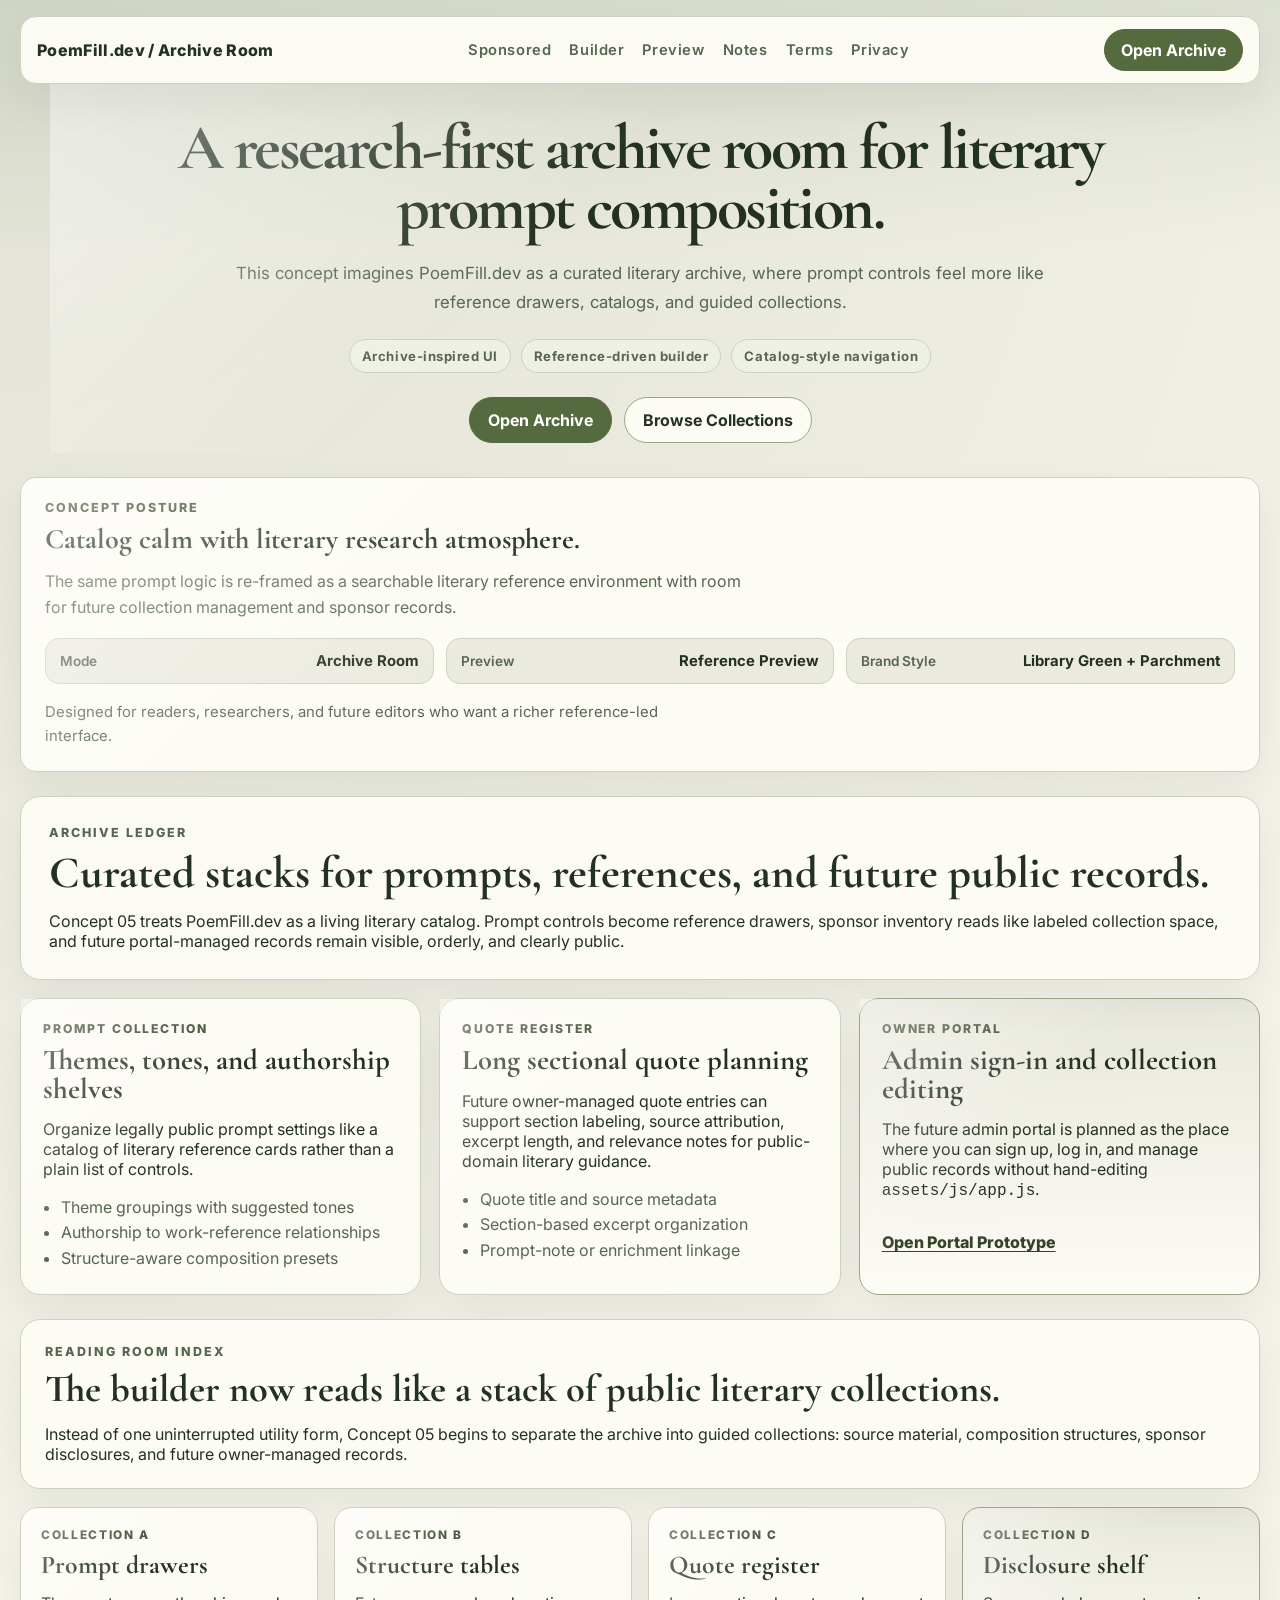
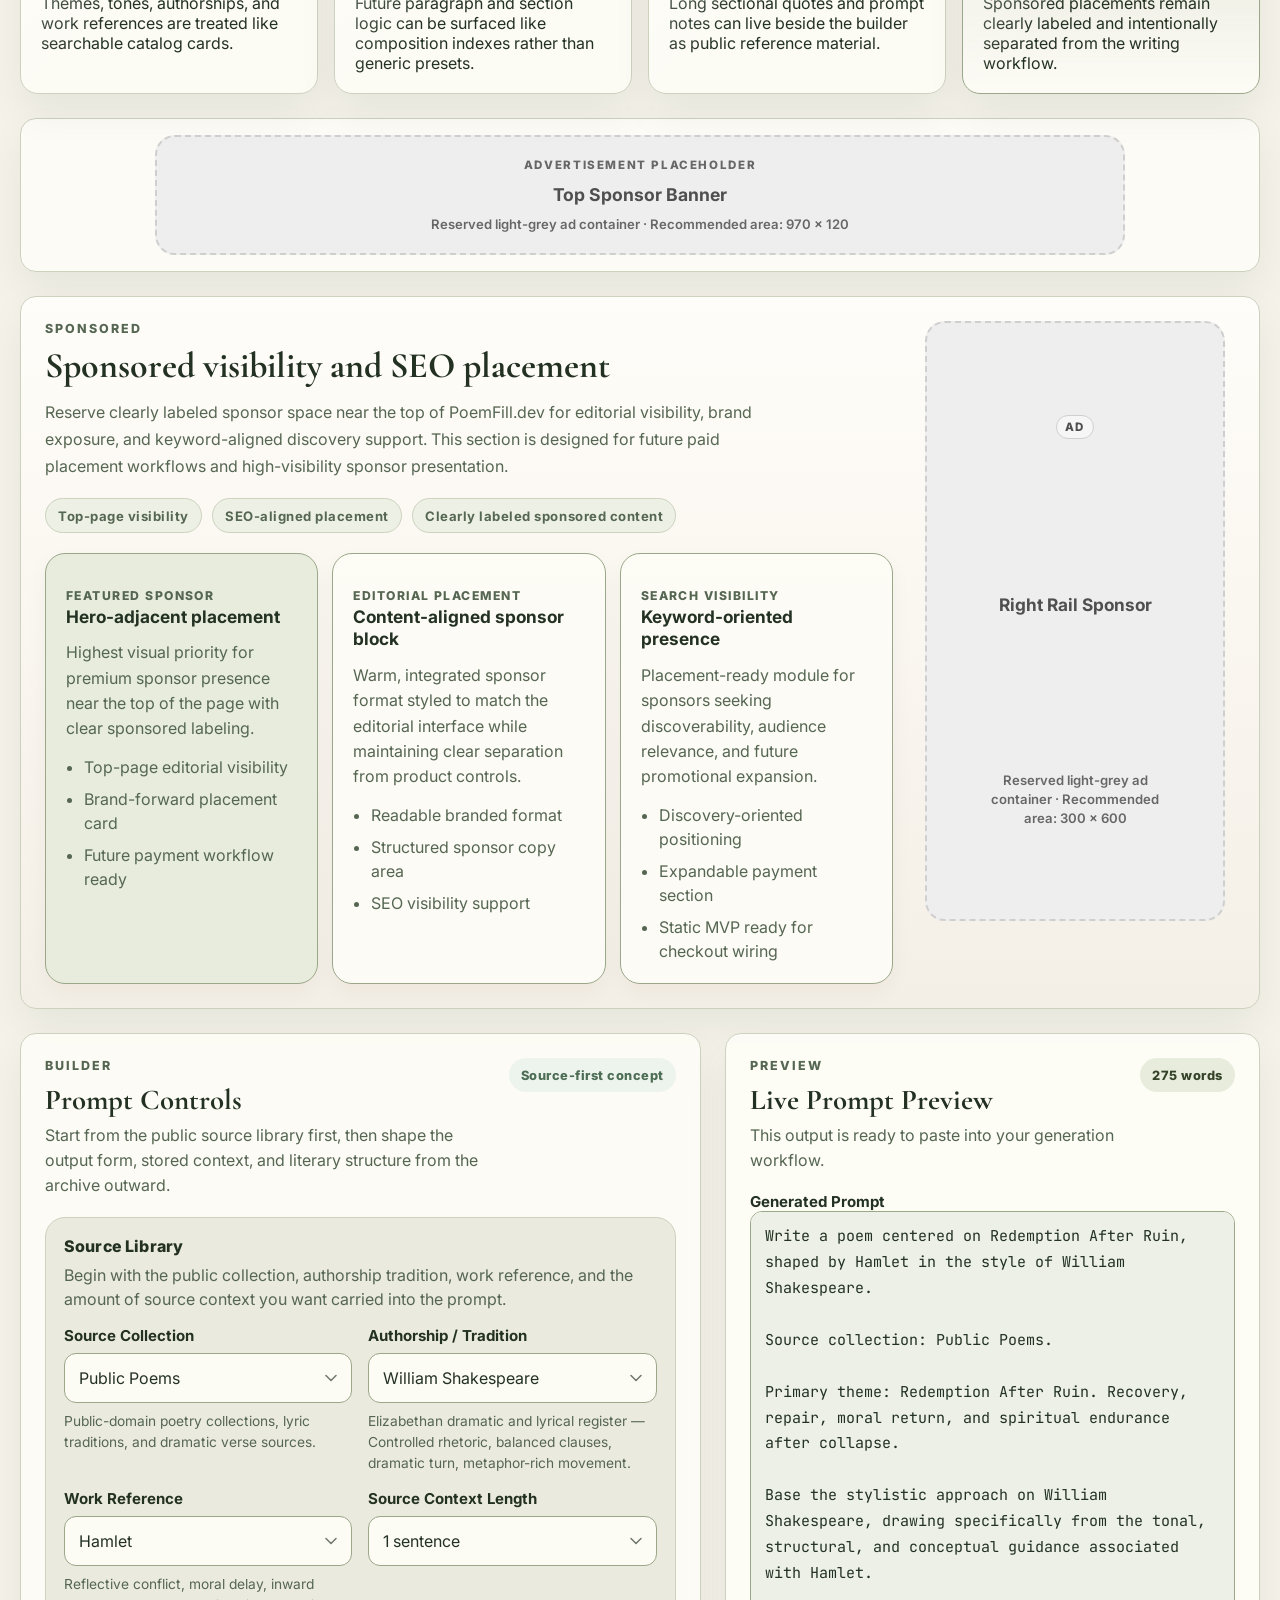
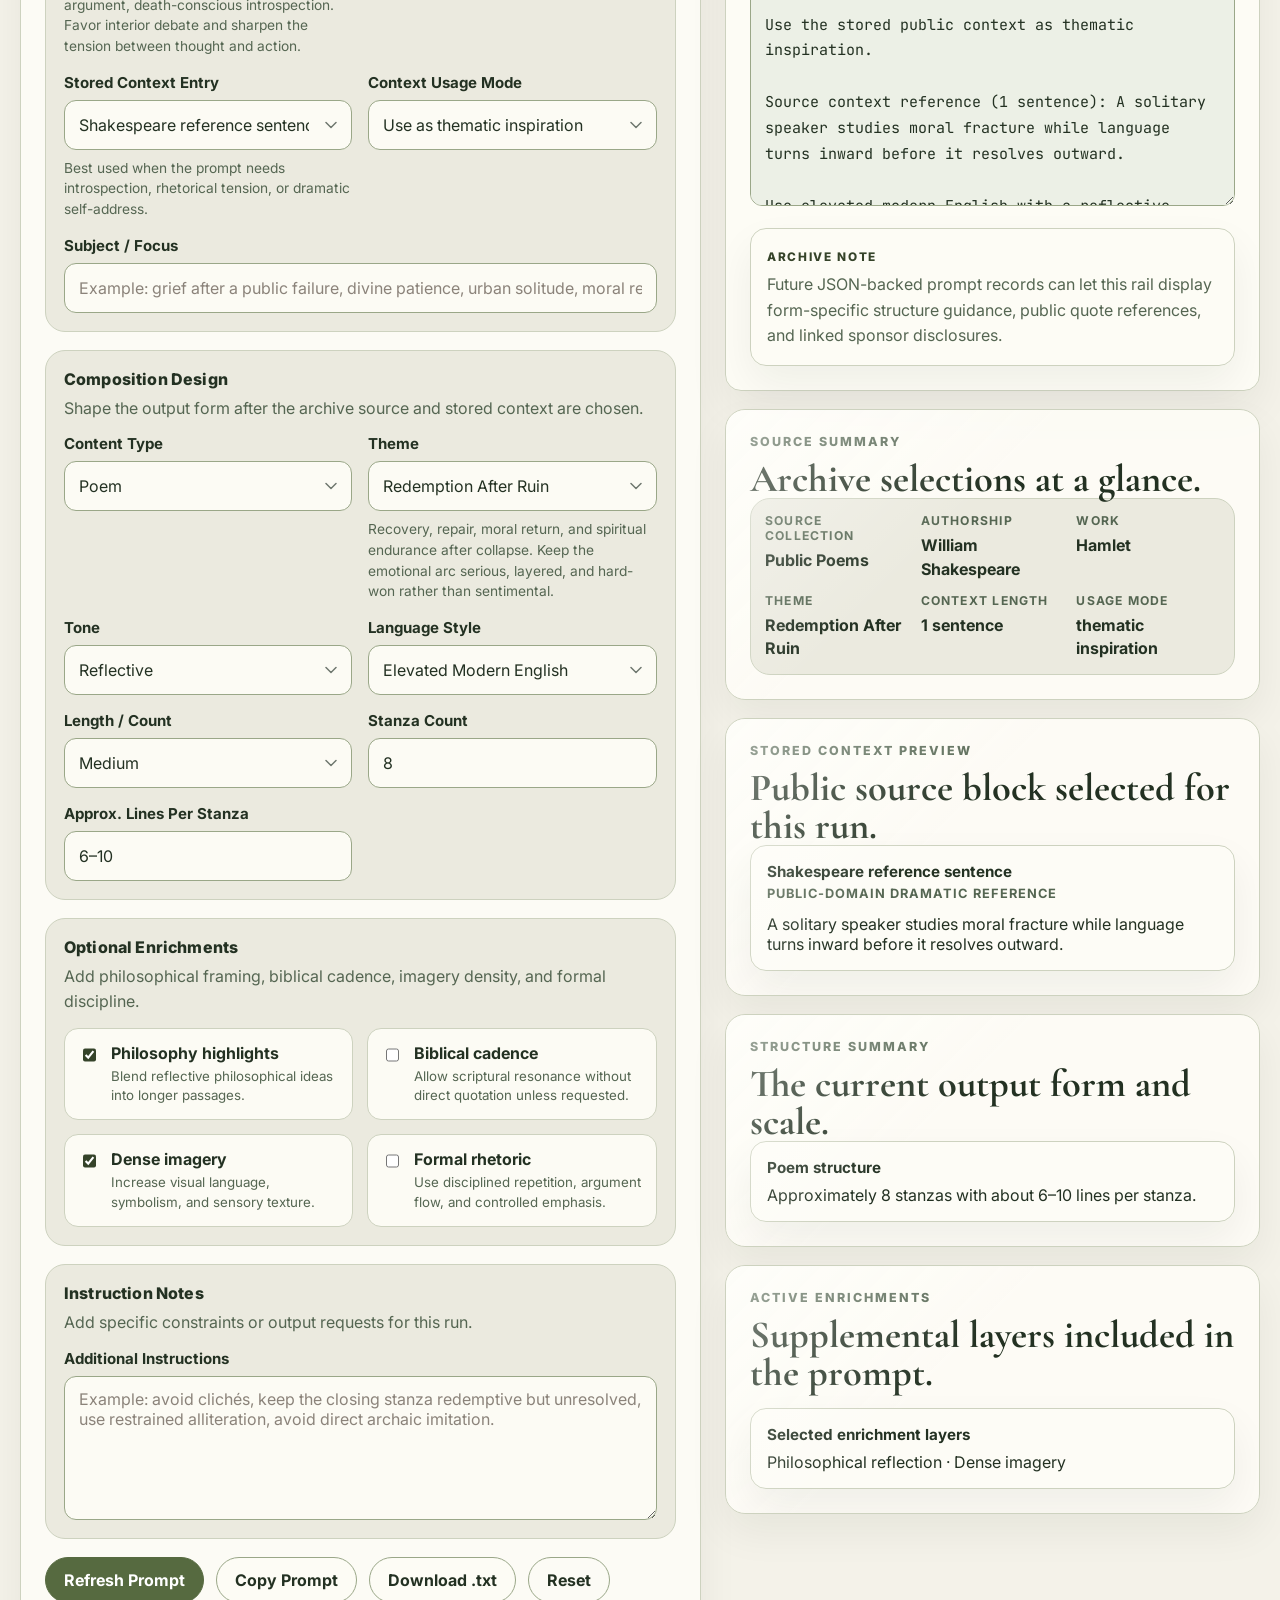
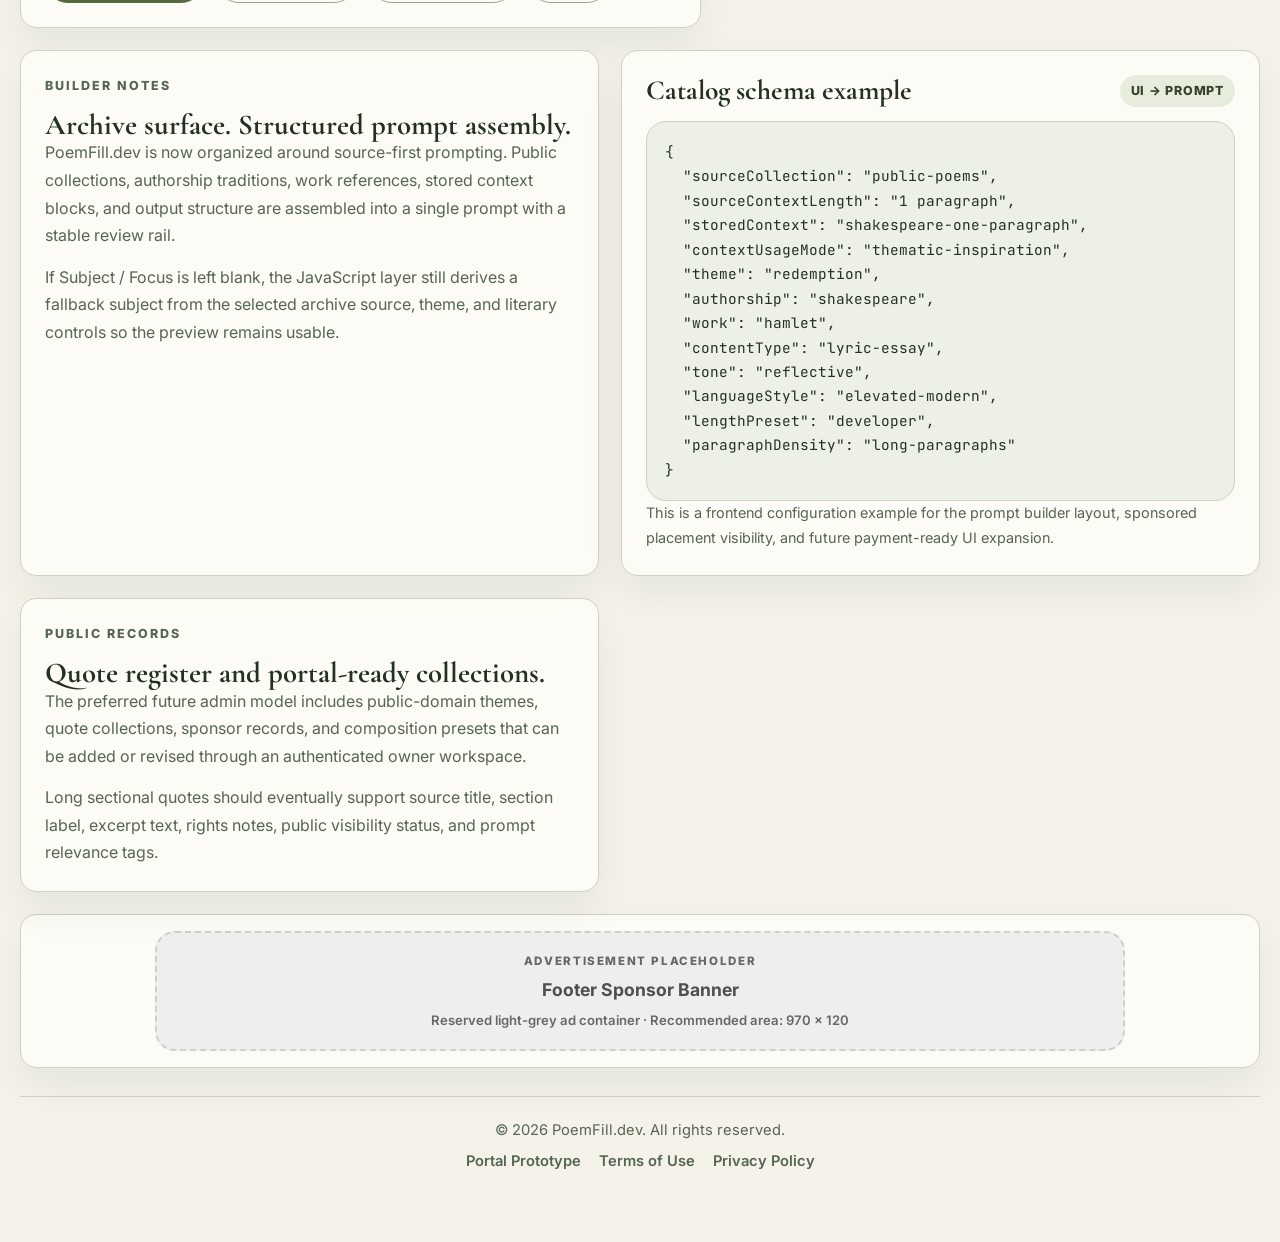
<file: concepts/concept-05/index.html>
<!-- File: index.html -->
<!DOCTYPE html>
<html lang="en">
  <head>
    <meta charset="UTF-8" />
    <meta name="viewport" content="width=device-width, initial-scale=1.0" />
    <title>PoemFill.dev Concept 05 — Archive Room</title>
    <meta
      name="description"
      content="PoemFill.dev Concept 05 explores an archive-room interface inspired by library stacks, literary research, and curated prompt references."
    />
    <link rel="preconnect" href="https://fonts.googleapis.com" />
    <link rel="preconnect" href="https://fonts.gstatic.com" crossorigin />
    <link
      href="https://fonts.googleapis.com/css2?family=Cormorant+Garamond:wght@500;600;700&family=Inter:wght@400;500;600;700;800&family=JetBrains+Mono:wght@400;500;600&display=swap"
      rel="stylesheet"
    />
    <link rel="stylesheet" href="assets/css/styles.css?v=20260506-007" />
    <script defer src="assets/js/archive-room-app.js?v=20260506-011"></script>
  </head>

  <body id="top">
    <div class="site-shell">
      <header class="site-nav" aria-label="Primary navigation">
        <div class="site-nav__inner">
          <a class="site-nav__brand" href="#top">PoemFill.dev / Archive Room</a>

          <nav class="site-nav__menu" aria-label="Section links">
            <a href="#sponsored-payments">Sponsored</a>
            <a href="#builder-title">Builder</a>
            <a href="#preview-title">Preview</a>
            <a href="#builder-notes-title">Notes</a>
            <a href="../../terms.html">Terms</a>
            <a href="../../privacy.html">Privacy</a>
          </nav>

          <a class="site-nav__cta" href="#builder-title">Open Archive</a>
        </div>
      </header>

      <div class="nav-spacer" aria-hidden="true"></div>

      <header class="hero">
        <div class="hero-intro">
          <h1 class="hero-title">
            A research-first archive room for literary prompt composition.
          </h1>

          <p class="hero-copy">
            This concept imagines PoemFill.dev as a curated literary archive, where prompt controls feel
            more like reference drawers, catalogs, and guided collections.
          </p>

          <div class="hero-chip-row" aria-label="Product highlights">
            <span class="hero-chip">Archive-inspired UI</span>
            <span class="hero-chip">Reference-driven builder</span>
            <span class="hero-chip">Catalog-style navigation</span>
          </div>

          <div class="hero-links">
            <a class="button-link button-link--primary" href="#builder-title">Open Archive</a>
            <a class="button-link" href="#archive-ledger-title">Browse Collections</a>
          </div>
        </div>

        <section class="hero-status" aria-labelledby="frontend-status-title">
          <div class="hero-status__lead">
            <p class="hero-status__eyebrow">Concept posture</p>
            <h2 id="frontend-status-title">Catalog calm with literary research atmosphere.</h2>
            <p class="hero-status__copy">
              The same prompt logic is re-framed as a searchable literary reference environment with room
              for future collection management and sponsor records.
            </p>
          </div>

          <div class="hero-status__meta">
            <div class="hero-status__meta-item">
              <span>Mode</span>
              <strong>Archive Room</strong>
            </div>
            <div class="hero-status__meta-item">
              <span>Preview</span>
              <strong>Reference Preview</strong>
            </div>
            <div class="hero-status__meta-item">
              <span>Brand Style</span>
              <strong>Library Green + Parchment</strong>
            </div>
          </div>

          <p class="hero-status__footer">
            Designed for readers, researchers, and future editors who want a richer reference-led interface.
          </p>
        </section>
      </header>

      <section class="archive-ledger" aria-labelledby="archive-ledger-title">
        <div class="archive-ledger__intro">
          <p class="eyebrow eyebrow--muted">Archive ledger</p>
          <h2 id="archive-ledger-title">Curated stacks for prompts, references, and future public records.</h2>
          <p>
            Concept 05 treats PoemFill.dev as a living literary catalog. Prompt controls become reference drawers,
            sponsor inventory reads like labeled collection space, and future portal-managed records remain visible,
            orderly, and clearly public.
          </p>
        </div>

        <div class="archive-ledger__grid">
          <article class="archive-card">
            <p class="archive-card__label">Prompt Collection</p>
            <h3>Themes, tones, and authorship shelves</h3>
            <p>
              Organize legally public prompt settings like a catalog of literary reference cards rather than a plain
              list of controls.
            </p>
            <ul class="archive-list">
              <li>Theme groupings with suggested tones</li>
              <li>Authorship to work-reference relationships</li>
              <li>Structure-aware composition presets</li>
            </ul>
          </article>

          <article class="archive-card">
            <p class="archive-card__label">Quote Register</p>
            <h3>Long sectional quote planning</h3>
            <p>
              Future owner-managed quote entries can support section labeling, source attribution, excerpt length,
              and relevance notes for public-domain literary guidance.
            </p>
            <ul class="archive-list">
              <li>Quote title and source metadata</li>
              <li>Section-based excerpt organization</li>
              <li>Prompt-note or enrichment linkage</li>
            </ul>
          </article>

          <article class="archive-card archive-card--accent">
            <p class="archive-card__label">Owner Portal</p>
            <h3>Admin sign-in and collection editing</h3>
            <p>
              The future admin portal is planned as the place where you can sign up, log in, and manage public
              records without hand-editing <code>assets/js/app.js</code>.
            </p>
            <a class="archive-link" href="../../admin.html">Open Portal Prototype</a>
          </article>
        </div>
      </section>

      <section class="catalog-index" aria-labelledby="catalog-index-title">
        <div class="catalog-index__intro">
          <p class="eyebrow eyebrow--muted">Reading room index</p>
          <h2 id="catalog-index-title">The builder now reads like a stack of public literary collections.</h2>
          <p>
            Instead of one uninterrupted utility form, Concept 05 begins to separate the archive into
            guided collections: source material, composition structures, sponsor disclosures, and future
            owner-managed records.
          </p>
        </div>

        <div class="catalog-grid">
          <article class="catalog-card">
            <p class="catalog-card__label">Collection A</p>
            <h3>Prompt drawers</h3>
            <p>Themes, tones, authorships, and work references are treated like searchable catalog cards.</p>
          </article>

          <article class="catalog-card">
            <p class="catalog-card__label">Collection B</p>
            <h3>Structure tables</h3>
            <p>Future paragraph and section logic can be surfaced like composition indexes rather than generic presets.</p>
          </article>

          <article class="catalog-card">
            <p class="catalog-card__label">Collection C</p>
            <h3>Quote register</h3>
            <p>Long sectional quotes and prompt notes can live beside the builder as public reference material.</p>
          </article>

          <article class="catalog-card catalog-card--accent">
            <p class="catalog-card__label">Collection D</p>
            <h3>Disclosure shelf</h3>
            <p>Sponsored placements remain clearly labeled and intentionally separated from the writing workflow.</p>
          </article>
        </div>
      </section>

      <aside class="ad-banner ad-banner--top" aria-label="Top sponsored advertisement placeholder">
        <div class="ad-banner__slot">
          <span>Advertisement Placeholder</span>
          <strong>Top Sponsor Banner</strong>
          <small>Reserved light-grey ad container · Recommended area: 970 × 120</small>
        </div>
      </aside>

      <section class="sponsored-band" id="sponsored-payments" aria-labelledby="sponsored-title">
        <div class="sponsored-band__main">
          <div class="sponsored-band__copy">
            <p class="eyebrow eyebrow--muted">Sponsored</p>
            <h2 id="sponsored-title">Sponsored visibility and SEO placement</h2>
            <p>
              Reserve clearly labeled sponsor space near the top of PoemFill.dev for editorial visibility,
              brand exposure, and keyword-aligned discovery support. This section is designed for future paid
              placement workflows and high-visibility sponsor presentation.
            </p>

            <div class="sponsored-band__chips">
              <span class="sponsor-chip">Top-page visibility</span>
              <span class="sponsor-chip">SEO-aligned placement</span>
              <span class="sponsor-chip">Clearly labeled sponsored content</span>
            </div>
          </div>

          <div class="sponsored-grid">
            <article class="sponsor-card sponsor-card--featured">
              <p class="sponsor-card__label">Featured Sponsor</p>
              <h3>Hero-adjacent placement</h3>
              <p>
                Highest visual priority for premium sponsor presence near the top of the page with clear
                sponsored labeling.
              </p>
              <ul class="sponsor-list">
                <li>Top-page editorial visibility</li>
                <li>Brand-forward placement card</li>
                <li>Future payment workflow ready</li>
              </ul>
            </article>

            <article class="sponsor-card">
              <p class="sponsor-card__label">Editorial Placement</p>
              <h3>Content-aligned sponsor block</h3>
              <p>
                Warm, integrated sponsor format styled to match the editorial interface while maintaining
                clear separation from product controls.
              </p>
              <ul class="sponsor-list">
                <li>Readable branded format</li>
                <li>Structured sponsor copy area</li>
                <li>SEO visibility support</li>
              </ul>
            </article>

            <article class="sponsor-card">
              <p class="sponsor-card__label">Search Visibility</p>
              <h3>Keyword-oriented presence</h3>
              <p>
                Placement-ready module for sponsors seeking discoverability, audience relevance, and future
                promotional expansion.
              </p>
              <ul class="sponsor-list">
                <li>Discovery-oriented positioning</li>
                <li>Expandable payment section</li>
                <li>Static MVP ready for checkout wiring</li>
              </ul>
            </article>
          </div>
        </div>

        <aside class="ad-rail" aria-label="Right rail sponsored advertisement placeholder">
          <div class="ad-rail__slot">
            <span>Ad</span>
            <strong>Right Rail Sponsor</strong>
            <small>Reserved light-grey ad container · Recommended area: 300 × 600</small>
          </div>
        </aside>
      </section>

      <main class="workspace">
        <section class="panel panel--form" aria-labelledby="builder-title">
          <div class="panel__header">
            <div>
              <p class="eyebrow eyebrow--muted">Builder</p>
              <h2 id="builder-title">Prompt Controls</h2>
              <p class="panel__subcopy">
                Start from the public source library first, then shape the output form, stored context,
                and literary structure from the archive outward.
              </p>
            </div>
            <span class="status-pill">Source-first concept</span>
          </div>

          <form id="prompt-form" class="builder-form" novalidate>
            <div id="form-alert" class="alert is-hidden" role="alert" aria-live="polite"></div>

            <section class="form-section">
              <div class="section-heading">
                <h3>Source Library</h3>
                <p>Begin with the public collection, authorship tradition, work reference, and the amount of source context you want carried into the prompt.</p>
              </div>

              <div class="field-grid">
                <div class="field">
                  <label for="sourceCollectionSelect">Source Collection</label>
                  <select id="sourceCollectionSelect" name="sourceCollection" aria-describedby="sourceCollectionHelp">
                    <option value="">Loading source collections…</option>
                  </select>
                  <p class="field-help" id="sourceCollectionHelp"></p>
                </div>

                <div class="field">
                  <label for="authorshipSelect">Authorship / Tradition</label>
                  <select id="authorshipSelect" name="authorship" aria-describedby="authorshipHelp">
                    <option value="">Loading authorships…</option>
                  </select>
                  <p class="field-help" id="authorshipHelp"></p>
                </div>

                <div class="field">
                  <label for="workSelect">Work Reference</label>
                  <select id="workSelect" name="work" aria-describedby="workHelp">
                    <option value="">Select an authorship first</option>
                  </select>
                  <p class="field-help" id="workHelp"></p>
                </div>

                <div class="field">
                  <label for="storedContextTypeSelect">Source Context Length</label>
                  <select id="storedContextTypeSelect" name="storedContextType">
                    <option value="one-sentence">1 sentence</option>
                    <option value="two-sentences">2 sentences</option>
                    <option value="one-paragraph">1 paragraph</option>
                    <option value="two-paragraphs">2 paragraphs</option>
                    <option value="three-paragraphs">3 paragraphs</option>
                  </select>
                </div>

                <div class="field">
                  <label for="storedContextSelect">Stored Context Entry</label>
                  <select id="storedContextSelect" name="storedContext" aria-describedby="storedContextHelp">
                    <option value="">Loading stored context…</option>
                  </select>
                  <p class="field-help" id="storedContextHelp"></p>
                </div>

                <div class="field">
                  <label for="contextUsageModeSelect">Context Usage Mode</label>
                  <select id="contextUsageModeSelect" name="contextUsageMode">
                    <option value="thematic-inspiration">Use as thematic inspiration</option>
                    <option value="structural-influence">Use as structural influence</option>
                    <option value="tonal-reference">Use as tonal reference</option>
                    <option value="background-only">Use as background only</option>
                  </select>
                </div>

                <div class="field field--span-2">
                  <label for="subjectInput">Subject / Focus</label>
                  <input
                    id="subjectInput"
                    name="subject"
                    type="text"
                    maxlength="180"
                    placeholder="Example: grief after a public failure, divine patience, urban solitude, moral repair"
                  />
                </div>
              </div>
            </section>

            <section class="form-section">
              <div class="section-heading">
                <h3>Composition Design</h3>
                <p>Shape the output form after the archive source and stored context are chosen.</p>
              </div>

              <div class="field-grid">
                <div class="field">
                  <label for="contentTypeSelect">Content Type</label>
                  <select id="contentTypeSelect" name="contentType">
                    <option value="poem">Poem</option>
                    <option value="lyric-essay">Lyric Essay</option>
                    <option value="dramatic-monologue">Dramatic Monologue</option>
                    <option value="verse-sequence">Verse Sequence</option>
                    <option value="hybrid-meditation">Hybrid Meditation</option>
                  </select>
                </div>

                <div class="field">
                  <label for="themeSelect">Theme</label>
                  <select id="themeSelect" name="theme" aria-describedby="themeHelp">
                    <option value="">Loading themes…</option>
                  </select>
                  <p class="field-help" id="themeHelp"></p>
                </div>

                <div class="field">
                  <label for="toneSelect">Tone</label>
                  <select id="toneSelect" name="tone">
                    <option value="reflective">Reflective</option>
                    <option value="solemn">Solemn</option>
                    <option value="searching">Searching</option>
                    <option value="visionary">Visionary</option>
                    <option value="devotional">Devotional</option>
                    <option value="analytical">Analytical</option>
                  </select>
                </div>

                <div class="field">
                  <label for="languageStyleSelect">Language Style</label>
                  <select id="languageStyleSelect" name="languageStyle">
                    <option value="elevated-modern">Elevated Modern English</option>
                    <option value="classical-leaning">Classical-Leaning English</option>
                    <option value="plain-literary">Plain Literary English</option>
                    <option value="ornate">Ornate Literary English</option>
                  </select>
                </div>

                <div class="field">
                  <label for="lengthPresetSelect">Length / Count</label>
                  <select id="lengthPresetSelect" name="lengthPreset">
                    <option value="short">Short</option>
                    <option value="medium" selected>Medium</option>
                    <option value="long">Long</option>
                    <option value="extended">Extended</option>
                    <option value="developer">Developer Long Form</option>
                  </select>
                </div>

                <div class="field" id="structureCountField">
                  <label for="stanzaCountInput" id="structureCountLabel">Stanza Count</label>
                  <input id="stanzaCountInput" name="stanzaCount" type="number" min="1" max="24" value="8" />
                </div>

                <div class="field" id="lineRangeField">
                  <label for="lineRangeInput" id="lineRangeLabel">Approx. Lines Per Section</label>
                  <input id="lineRangeInput" name="lineRange" type="text" maxlength="30" value="6–10" />
                </div>

                <div class="field" id="paragraphDensityField">
                  <label for="paragraphDensitySelect">Paragraph Density</label>
                  <select id="paragraphDensitySelect" name="paragraphDensity">
                    <option value="minimal">Minimal</option>
                    <option value="balanced" selected>Balanced</option>
                    <option value="expanded">Expanded</option>
                    <option value="long-paragraphs">Long Paragraphs</option>
                  </select>
                </div>
              </div>
            </section>

            <section class="form-section">
              <div class="section-heading">
                <h3>Optional Enrichments</h3>
                <p>Add philosophical framing, biblical cadence, imagery density, and formal discipline.</p>
              </div>

              <div class="checkbox-grid">
                <label class="check-card">
                  <input type="checkbox" id="philosophyToggle" name="philosophy" checked />
                  <span>
                    <strong>Philosophy highlights</strong>
                    <small>Blend reflective philosophical ideas into longer passages.</small>
                  </span>
                </label>

                <label class="check-card">
                  <input type="checkbox" id="scriptureToggle" name="scripture" />
                  <span>
                    <strong>Biblical cadence</strong>
                    <small>Allow scriptural resonance without direct quotation unless requested.</small>
                  </span>
                </label>

                <label class="check-card">
                  <input type="checkbox" id="imageryToggle" name="imagery" checked />
                  <span>
                    <strong>Dense imagery</strong>
                    <small>Increase visual language, symbolism, and sensory texture.</small>
                  </span>
                </label>

                <label class="check-card">
                  <input type="checkbox" id="rhetoricToggle" name="rhetoric" />
                  <span>
                    <strong>Formal rhetoric</strong>
                    <small>Use disciplined repetition, argument flow, and controlled emphasis.</small>
                  </span>
                </label>
              </div>
            </section>

            <section class="form-section">
              <div class="section-heading">
                <h3>Instruction Notes</h3>
                <p>Add specific constraints or output requests for this run.</p>
              </div>

              <div class="field-grid">
                <div class="field field--span-2">
                  <label for="notesInput">Additional Instructions</label>
                  <textarea
                    id="notesInput"
                    name="notes"
                    rows="5"
                    maxlength="1200"
                    placeholder="Example: avoid clichés, keep the closing stanza redemptive but unresolved, use restrained alliteration, avoid direct archaic imitation."
                  ></textarea>
                </div>
              </div>
            </section>

            <div class="button-row">
              <button type="button" class="button button--primary" id="generateButton">Refresh Prompt</button>
              <button type="button" class="button" id="copyButton">Copy Prompt</button>
              <button type="button" class="button" id="downloadButton">Download .txt</button>
              <button type="reset" class="button button--ghost" id="resetButton">Reset</button>
            </div>
          </form>
        </section>

        <aside class="archive-sidebar" aria-label="Preview and reference rail">
          <section class="panel panel--preview" aria-labelledby="preview-title">
            <div class="panel__header">
              <div>
                <p class="eyebrow eyebrow--muted">Preview</p>
                <h2 id="preview-title">Live Prompt Preview</h2>
                <p class="panel__subcopy">This output is ready to paste into your generation workflow.</p>
              </div>
              <span class="status-pill status-pill--accent" id="wordCountBadge">0 words</span>
            </div>

            <label class="preview-label" for="promptOutput">Generated Prompt</label>
            <textarea id="promptOutput" class="prompt-output" rows="22" readonly></textarea>

            <div class="preview-footer-note">
              <span>Archive note</span>
              <p>
                Future JSON-backed prompt records can let this rail display form-specific structure guidance,
                public quote references, and linked sponsor disclosures.
              </p>
            </div>
          </section>

          <section class="reference-tray" aria-labelledby="source-summary-title">
            <p class="eyebrow eyebrow--muted">Source summary</p>
            <h2 id="source-summary-title">Archive selections at a glance.</h2>
            <div class="summary-grid">
              <div>
                <span class="meta-label">Source Collection</span>
                <strong id="summaryCollection">—</strong>
              </div>
              <div>
                <span class="meta-label">Authorship</span>
                <strong id="summaryAuthorship">—</strong>
              </div>
              <div>
                <span class="meta-label">Work</span>
                <strong id="summaryWork">—</strong>
              </div>
              <div>
                <span class="meta-label">Theme</span>
                <strong id="summaryTheme">—</strong>
              </div>
              <div>
                <span class="meta-label">Context Length</span>
                <strong id="summaryContextType">—</strong>
              </div>
              <div>
                <span class="meta-label">Usage Mode</span>
                <strong id="summaryUsageMode">—</strong>
              </div>
            </div>
          </section>

          <section class="reference-tray" aria-labelledby="context-preview-title">
            <p class="eyebrow eyebrow--muted">Stored context preview</p>
            <h2 id="context-preview-title">Public source block selected for this run.</h2>
            <article class="reference-note reference-note--context">
              <strong id="contextEntryTitle">—</strong>
              <span class="context-card__meta" id="contextEntryCitation">—</span>
              <p id="contextEntryText">Choose a stored public context entry to preview it here.</p>
            </article>
          </section>

          <section class="reference-tray" aria-labelledby="structure-summary-title">
            <p class="eyebrow eyebrow--muted">Structure summary</p>
            <h2 id="structure-summary-title">The current output form and scale.</h2>
            <article class="reference-note">
              <strong id="structureSummaryTitle">—</strong>
              <p id="structureSummaryBody">Select a content type to see the active structure model.</p>
            </article>
          </section>

          <section class="reference-tray" aria-labelledby="reference-tray-title">
            <p class="eyebrow eyebrow--muted">Active enrichments</p>
            <h2 id="reference-tray-title">Supplemental layers included in the prompt.</h2>
            <div class="reference-tray__grid">
              <article class="reference-note">
                <strong>Selected enrichment layers</strong>
                <p id="enrichmentSummary">No supplemental enrichments selected beyond the core source records.</p>
              </article>
            </div>
          </section>
        </aside>
      </main>

      <section class="info-grid" aria-labelledby="builder-notes-title">
        <article class="info-card">
          <p class="eyebrow eyebrow--muted">Builder notes</p>
          <h2 id="builder-notes-title">Archive surface. Structured prompt assembly.</h2>
          <p>
            PoemFill.dev is now organized around source-first prompting. Public collections, authorship traditions,
            work references, stored context blocks, and output structure are assembled into a single prompt with a
            stable review rail.
          </p>
          <p>
            If Subject / Focus is left blank, the JavaScript layer still derives a fallback subject from the selected
            archive source, theme, and literary controls so the preview remains usable.
          </p>
        </article>

        <article class="info-card info-card--code" aria-labelledby="schema-title">
          <div class="code-card__header">
            <h2 id="schema-title">Catalog schema example</h2>
            <span class="code-badge">UI → Prompt</span>
          </div>

          <pre class="code-block"><code>{
  "sourceCollection": "public-poems",
  "sourceContextLength": "1 paragraph",
  "storedContext": "shakespeare-one-paragraph",
  "contextUsageMode": "thematic-inspiration",
  "theme": "redemption",
  "authorship": "shakespeare",
  "work": "hamlet",
  "contentType": "lyric-essay",
  "tone": "reflective",
  "languageStyle": "elevated-modern",
  "lengthPreset": "developer",
  "paragraphDensity": "long-paragraphs"
}</code></pre>

          <p class="code-note">
            This is a frontend configuration example for the prompt builder layout, sponsored placement visibility,
            and future payment-ready UI expansion.
          </p>
        </article>

        <article class="info-card" aria-labelledby="quotes-register-title">
          <p class="eyebrow eyebrow--muted">Public records</p>
          <h2 id="quotes-register-title">Quote register and portal-ready collections.</h2>
          <p>
            The preferred future admin model includes public-domain themes, quote collections, sponsor records,
            and composition presets that can be added or revised through an authenticated owner workspace.
          </p>
          <p>
            Long sectional quotes should eventually support source title, section label, excerpt text, rights notes,
            public visibility status, and prompt relevance tags.
          </p>
        </article>
      </section>

      <aside class="ad-banner ad-banner--footer" aria-label="Footer sponsored advertisement placeholder">
        <div class="ad-banner__slot">
          <span>Advertisement Placeholder</span>
          <strong>Footer Sponsor Banner</strong>
          <small>Reserved light-grey ad container · Recommended area: 970 × 120</small>
        </div>
      </aside>

      <footer class="site-footer" aria-label="Site footer">
        <div class="site-footer__inner">
          <p class="site-footer__copy">© 2026 PoemFill.dev. All rights reserved.</p>
        <nav class="site-footer__nav" aria-label="Legal">
          <a href="../../admin.html">Portal Prototype</a>
          <a href="../../terms.html">Terms of Use</a>
          <a href="../../privacy.html">Privacy Policy</a>
        </nav>
        </div>
      </footer>
    </div>
  </body>
</html>
</file>
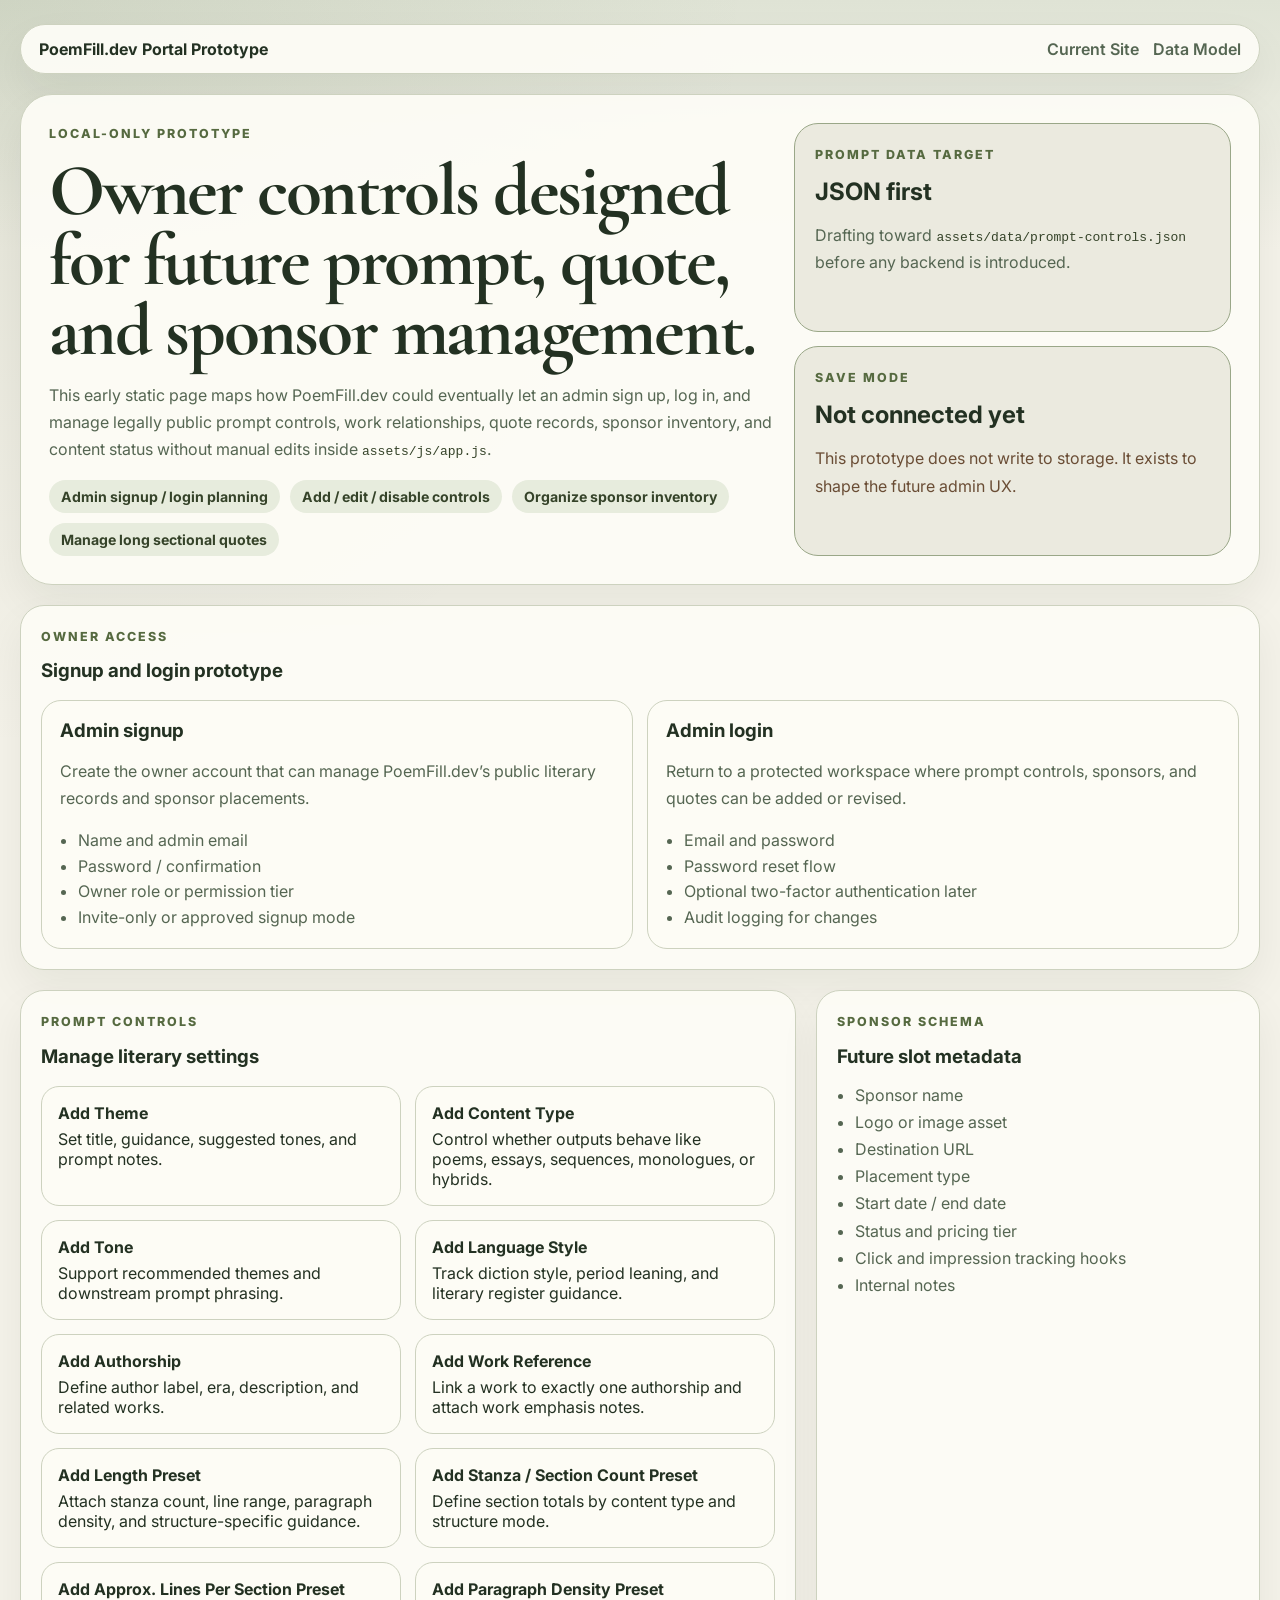
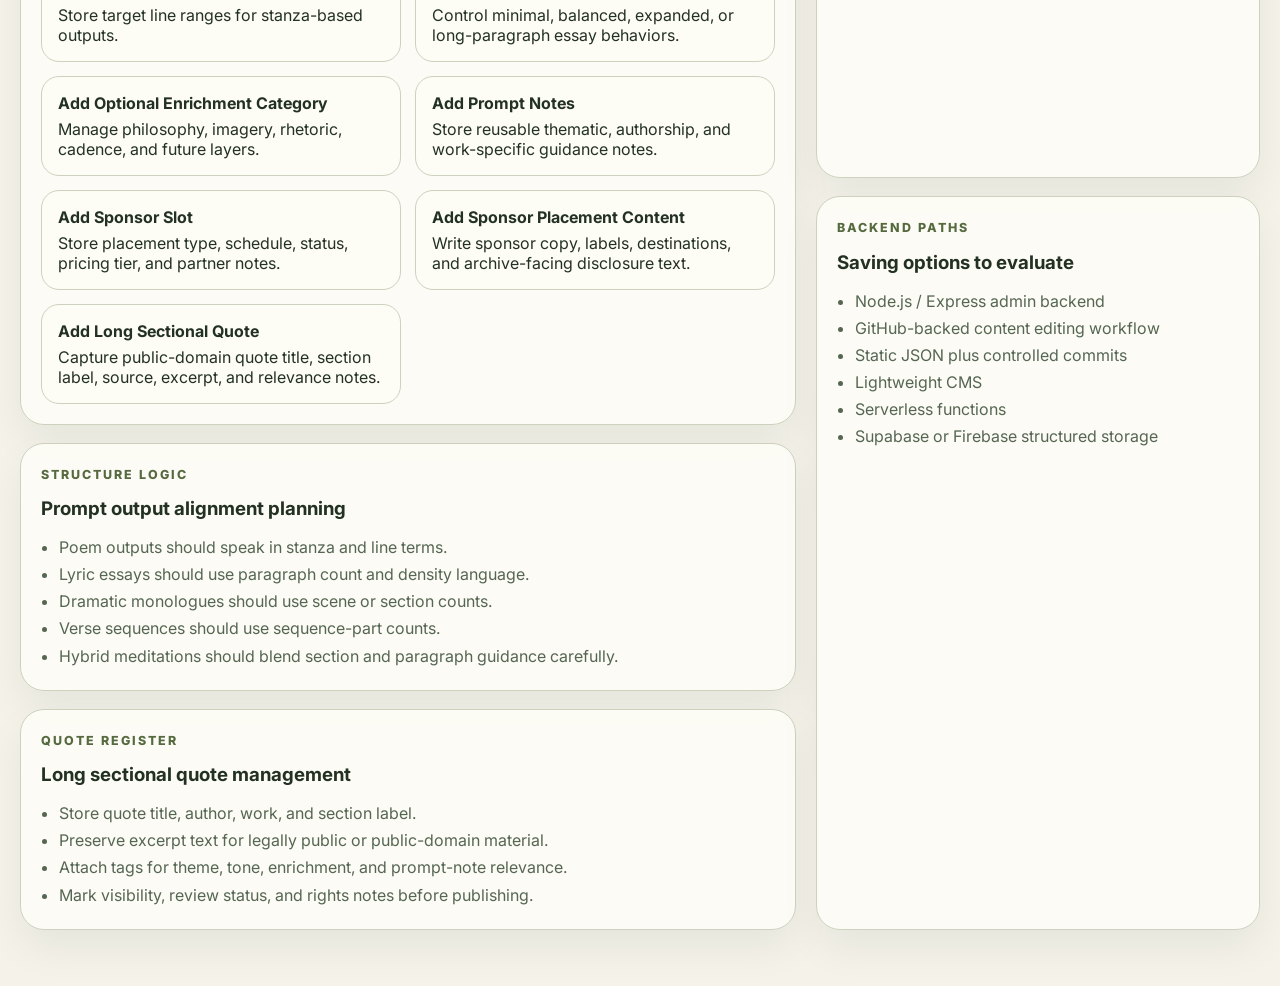
<file: admin.html>
<!DOCTYPE html>
<html lang="en">
  <head>
    <meta charset="UTF-8" />
    <meta name="viewport" content="width=device-width, initial-scale=1.0" />
    <title>PoemFill.dev Admin Portal Prototype</title>
    <meta
      name="description"
      content="Early static prototype for a future PoemFill.dev owner portal with admin signup/login, public prompt-control management, sponsor metadata, and quote records."
    />
    <link rel="preconnect" href="https://fonts.googleapis.com" />
    <link rel="preconnect" href="https://fonts.gstatic.com" crossorigin />
    <link
      href="https://fonts.googleapis.com/css2?family=Cormorant+Garamond:wght@500;600;700&family=Inter:wght@400;500;600;700;800&display=swap"
      rel="stylesheet"
    />
    <style>
      :root {
        --bg-top: #dfe3d5;
        --bg: #f4f2e9;
        --surface: rgba(253, 252, 246, 0.94);
        --surface-alt: #ebeadf;
        --text: #233122;
        --text-soft: #556652;
        --border: #cdd2bf;
        --border-strong: #9aa788;
        --accent: #566a40;
        --accent-strong: #354329;
        --accent-soft: #e7ecdd;
        --warn: #6a4d35;
      }

      * {
        box-sizing: border-box;
      }

      body {
        margin: 0;
        font-family: "Inter", system-ui, sans-serif;
        color: var(--text);
        background:
          radial-gradient(circle at top left, rgba(86, 106, 64, 0.12), transparent 26%),
          linear-gradient(180deg, var(--bg-top) 0%, var(--bg) 250px);
      }

      a {
        color: inherit;
        text-decoration: none;
      }

      .shell {
        width: min(1320px, calc(100% - 40px));
        margin: 0 auto;
        padding: 24px 0 56px;
      }

      .nav,
      .hero,
      .panel,
      .sidebar {
        border: 1px solid var(--border);
        background: var(--surface);
        box-shadow: 0 18px 42px rgba(25, 33, 20, 0.06);
      }

      .nav {
        display: flex;
        justify-content: space-between;
        align-items: center;
        gap: 16px;
        padding: 14px 18px;
        border-radius: 999px;
      }

      .nav__links {
        display: flex;
        flex-wrap: wrap;
        gap: 14px;
        color: var(--text-soft);
        font-weight: 600;
      }

      .hero {
        display: grid;
        grid-template-columns: minmax(0, 1.5fr) minmax(280px, 0.9fr);
        gap: 18px;
        margin-top: 20px;
        padding: 28px;
        border-radius: 32px;
      }

      .eyebrow {
        margin: 0 0 12px;
        color: var(--accent);
        font-size: 0.78rem;
        font-weight: 800;
        letter-spacing: 0.16em;
        text-transform: uppercase;
      }

      h1,
      h2,
      h3 {
        margin: 0;
      }

      h1 {
        font-family: "Cormorant Garamond", Georgia, serif;
        font-size: clamp(2.6rem, 6vw, 4.6rem);
        line-height: 0.95;
        letter-spacing: -0.03em;
      }

      p {
        color: var(--text-soft);
        line-height: 1.7;
      }

      .hero__meta,
      .dashboard {
        display: grid;
        gap: 14px;
      }

      .stat,
      .panel,
      .sidebar {
        padding: 20px;
        border-radius: 24px;
      }

      .stat {
        background: var(--surface-alt);
        border: 1px solid var(--border-strong);
      }

      .layout {
        display: grid;
        grid-template-columns: minmax(0, 1.4fr) minmax(280px, 0.8fr);
        gap: 20px;
        margin-top: 20px;
      }

      .stack {
        display: grid;
        gap: 18px;
      }

      .panel__grid {
        display: grid;
        grid-template-columns: repeat(2, minmax(0, 1fr));
        gap: 14px;
        margin-top: 18px;
      }

      .field {
        padding: 16px;
        border: 1px solid var(--border);
        border-radius: 18px;
        background: var(--surface);
      }

      .field strong {
        display: block;
        margin-bottom: 6px;
      }

      .auth-grid {
        display: grid;
        grid-template-columns: repeat(2, minmax(0, 1fr));
        gap: 14px;
        margin-top: 18px;
      }

      .auth-card {
        padding: 18px;
        border: 1px solid var(--border);
        border-radius: 20px;
        background: var(--surface);
      }

      .auth-card h3 {
        margin-bottom: 8px;
      }

      .mini-list {
        margin: 12px 0 0;
        padding-left: 18px;
        color: var(--text-soft);
        line-height: 1.6;
      }

      .pill-row {
        display: flex;
        flex-wrap: wrap;
        gap: 10px;
        margin-top: 14px;
      }

      .pill-row span {
        display: inline-flex;
        align-items: center;
        padding: 8px 12px;
        border-radius: 999px;
        background: var(--accent-soft);
        color: var(--accent-strong);
        font-size: 0.88rem;
        font-weight: 700;
      }

      .nav__links a:hover,
      .nav__links a:focus-visible {
        color: var(--accent-strong);
      }

      code {
        color: var(--accent-strong);
      }

      .warn {
        color: var(--warn);
      }

      ul {
        margin: 14px 0 0;
        padding-left: 18px;
        color: var(--text-soft);
        line-height: 1.7;
      }

      @media (max-width: 980px) {
        .hero,
        .layout,
        .panel__grid,
        .auth-grid {
          grid-template-columns: 1fr;
        }
      }
    </style>
  </head>
  <body>
    <div class="shell">
      <nav class="nav" aria-label="Portal prototype navigation">
        <strong>PoemFill.dev Portal Prototype</strong>
        <div class="nav__links">
          <a href="index.html">Current Site</a>
          <a href="docs/data-model.md">Data Model</a>
        </div>
      </nav>

      <section class="hero">
        <div>
          <p class="eyebrow">Local-only prototype</p>
          <h1>Owner controls designed for future prompt, quote, and sponsor management.</h1>
          <p>
            This early static page maps how PoemFill.dev could eventually let an admin sign up, log in,
            and manage legally public prompt controls, work relationships, quote records, sponsor inventory,
            and content status without manual edits inside
            <code>assets/js/app.js</code>.
          </p>
          <div class="pill-row">
            <span>Admin signup / login planning</span>
            <span>Add / edit / disable controls</span>
            <span>Organize sponsor inventory</span>
            <span>Manage long sectional quotes</span>
          </div>
        </div>

        <div class="hero__meta">
          <div class="stat">
            <p class="eyebrow">Prompt data target</p>
            <h2>JSON first</h2>
            <p>Drafting toward <code>assets/data/prompt-controls.json</code> before any backend is introduced.</p>
          </div>
          <div class="stat">
            <p class="eyebrow">Save mode</p>
            <h2>Not connected yet</h2>
            <p class="warn">This prototype does not write to storage. It exists to shape the future admin UX.</p>
          </div>
        </div>
      </section>

      <section class="panel" aria-labelledby="owner-access-title" style="margin-top: 20px;">
        <p class="eyebrow">Owner access</p>
        <h3 id="owner-access-title">Signup and login prototype</h3>
        <div class="auth-grid">
          <article class="auth-card">
            <h3>Admin signup</h3>
            <p>Create the owner account that can manage PoemFill.dev’s public literary records and sponsor placements.</p>
            <ul class="mini-list">
              <li>Name and admin email</li>
              <li>Password / confirmation</li>
              <li>Owner role or permission tier</li>
              <li>Invite-only or approved signup mode</li>
            </ul>
          </article>
          <article class="auth-card">
            <h3>Admin login</h3>
            <p>Return to a protected workspace where prompt controls, sponsors, and quotes can be added or revised.</p>
            <ul class="mini-list">
              <li>Email and password</li>
              <li>Password reset flow</li>
              <li>Optional two-factor authentication later</li>
              <li>Audit logging for changes</li>
            </ul>
          </article>
        </div>
      </section>

      <div class="layout">
        <section class="stack">
          <article class="panel">
            <p class="eyebrow">Prompt Controls</p>
            <h3>Manage literary settings</h3>
            <div class="panel__grid">
              <div class="field"><strong>Add Theme</strong><span>Set title, guidance, suggested tones, and prompt notes.</span></div>
              <div class="field"><strong>Add Content Type</strong><span>Control whether outputs behave like poems, essays, sequences, monologues, or hybrids.</span></div>
              <div class="field"><strong>Add Tone</strong><span>Support recommended themes and downstream prompt phrasing.</span></div>
              <div class="field"><strong>Add Language Style</strong><span>Track diction style, period leaning, and literary register guidance.</span></div>
              <div class="field"><strong>Add Authorship</strong><span>Define author label, era, description, and related works.</span></div>
              <div class="field"><strong>Add Work Reference</strong><span>Link a work to exactly one authorship and attach work emphasis notes.</span></div>
              <div class="field"><strong>Add Length Preset</strong><span>Attach stanza count, line range, paragraph density, and structure-specific guidance.</span></div>
              <div class="field"><strong>Add Stanza / Section Count Preset</strong><span>Define section totals by content type and structure mode.</span></div>
              <div class="field"><strong>Add Approx. Lines Per Section Preset</strong><span>Store target line ranges for stanza-based outputs.</span></div>
              <div class="field"><strong>Add Paragraph Density Preset</strong><span>Control minimal, balanced, expanded, or long-paragraph essay behaviors.</span></div>
              <div class="field"><strong>Add Optional Enrichment Category</strong><span>Manage philosophy, imagery, rhetoric, cadence, and future layers.</span></div>
              <div class="field"><strong>Add Prompt Notes</strong><span>Store reusable thematic, authorship, and work-specific guidance notes.</span></div>
              <div class="field"><strong>Add Sponsor Slot</strong><span>Store placement type, schedule, status, pricing tier, and partner notes.</span></div>
              <div class="field"><strong>Add Sponsor Placement Content</strong><span>Write sponsor copy, labels, destinations, and archive-facing disclosure text.</span></div>
              <div class="field"><strong>Add Long Sectional Quote</strong><span>Capture public-domain quote title, section label, source, excerpt, and relevance notes.</span></div>
            </div>
          </article>

          <article class="panel">
            <p class="eyebrow">Structure Logic</p>
            <h3>Prompt output alignment planning</h3>
            <ul>
              <li>Poem outputs should speak in stanza and line terms.</li>
              <li>Lyric essays should use paragraph count and density language.</li>
              <li>Dramatic monologues should use scene or section counts.</li>
              <li>Verse sequences should use sequence-part counts.</li>
              <li>Hybrid meditations should blend section and paragraph guidance carefully.</li>
            </ul>
          </article>

          <article class="panel">
            <p class="eyebrow">Quote Register</p>
            <h3>Long sectional quote management</h3>
            <ul>
              <li>Store quote title, author, work, and section label.</li>
              <li>Preserve excerpt text for legally public or public-domain material.</li>
              <li>Attach tags for theme, tone, enrichment, and prompt-note relevance.</li>
              <li>Mark visibility, review status, and rights notes before publishing.</li>
            </ul>
          </article>
        </section>

        <aside class="stack">
          <article class="sidebar">
            <p class="eyebrow">Sponsor Schema</p>
            <h3>Future slot metadata</h3>
            <ul>
              <li>Sponsor name</li>
              <li>Logo or image asset</li>
              <li>Destination URL</li>
              <li>Placement type</li>
              <li>Start date / end date</li>
              <li>Status and pricing tier</li>
              <li>Click and impression tracking hooks</li>
              <li>Internal notes</li>
            </ul>
          </article>

          <article class="sidebar">
            <p class="eyebrow">Backend Paths</p>
            <h3>Saving options to evaluate</h3>
            <ul>
              <li>Node.js / Express admin backend</li>
              <li>GitHub-backed content editing workflow</li>
              <li>Static JSON plus controlled commits</li>
              <li>Lightweight CMS</li>
              <li>Serverless functions</li>
              <li>Supabase or Firebase structured storage</li>
            </ul>
          </article>
        </aside>
      </div>
    </div>
  </body>
</html>
</file>
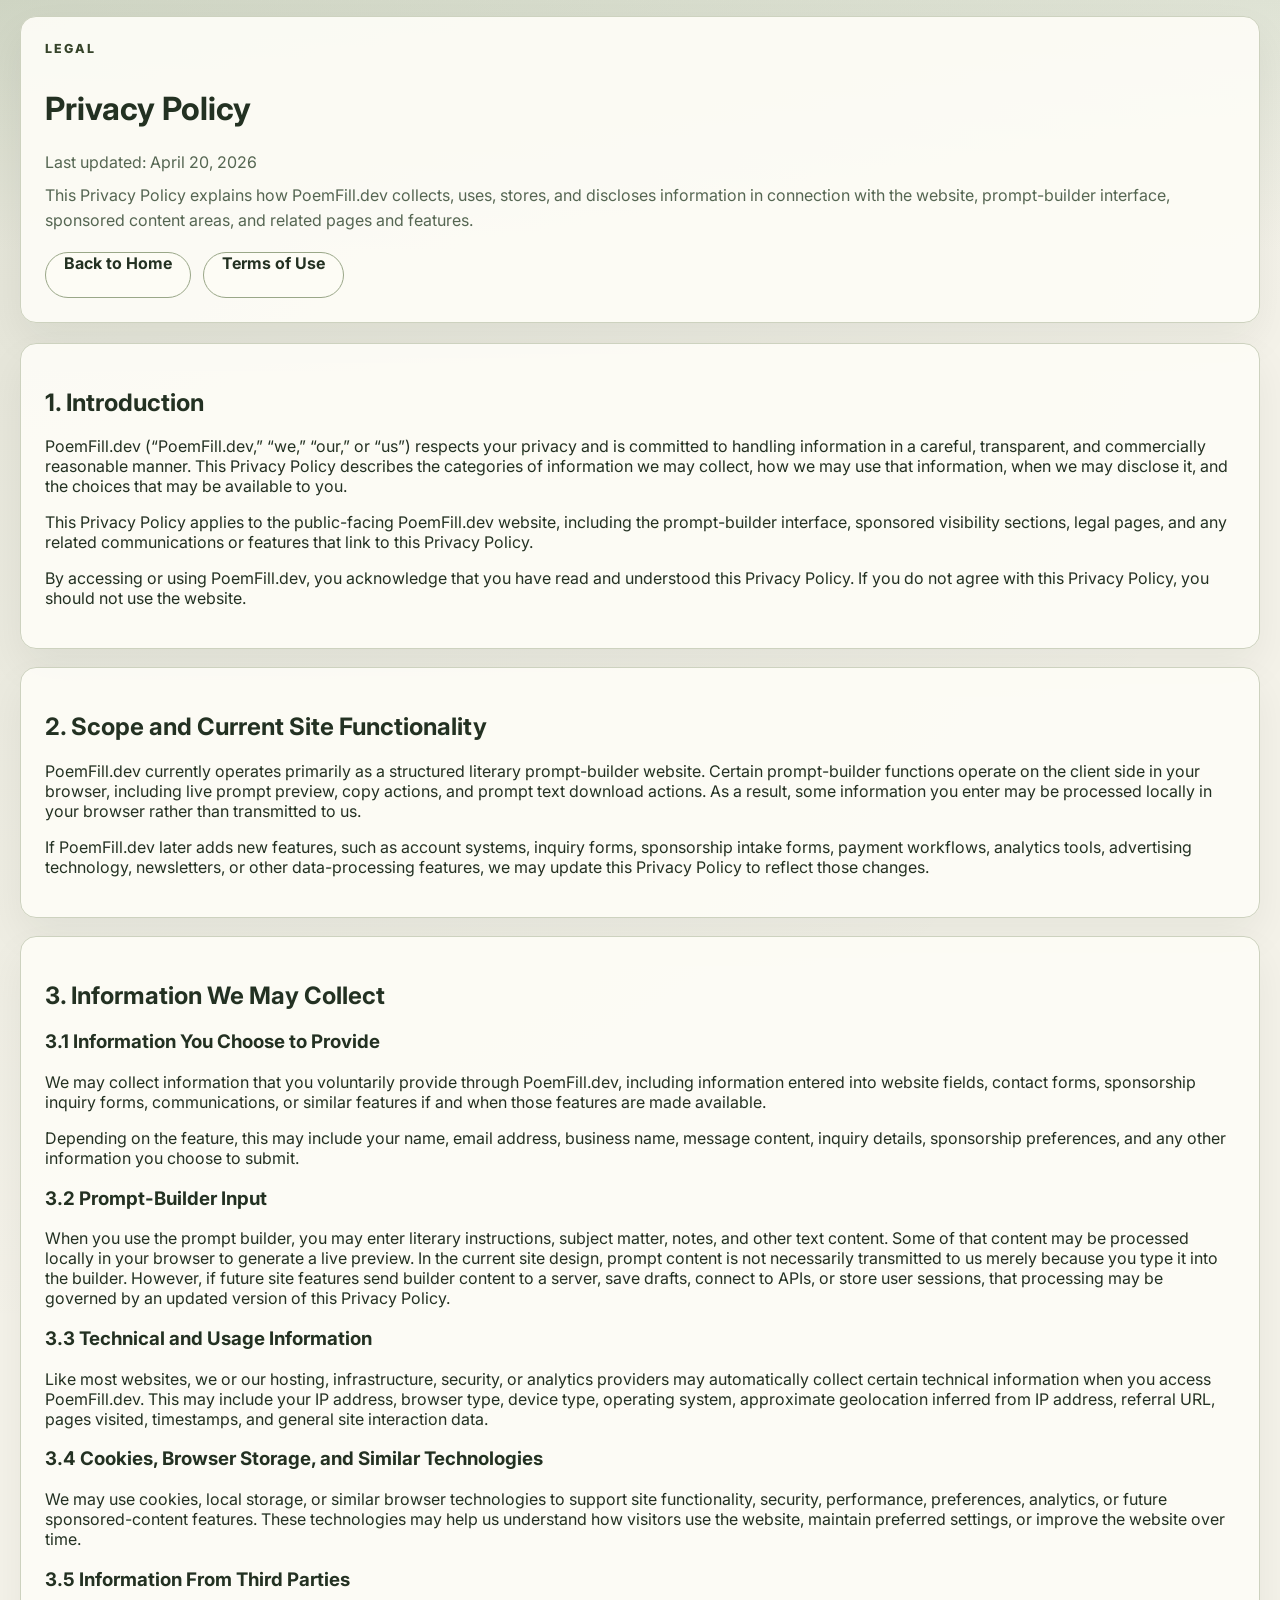
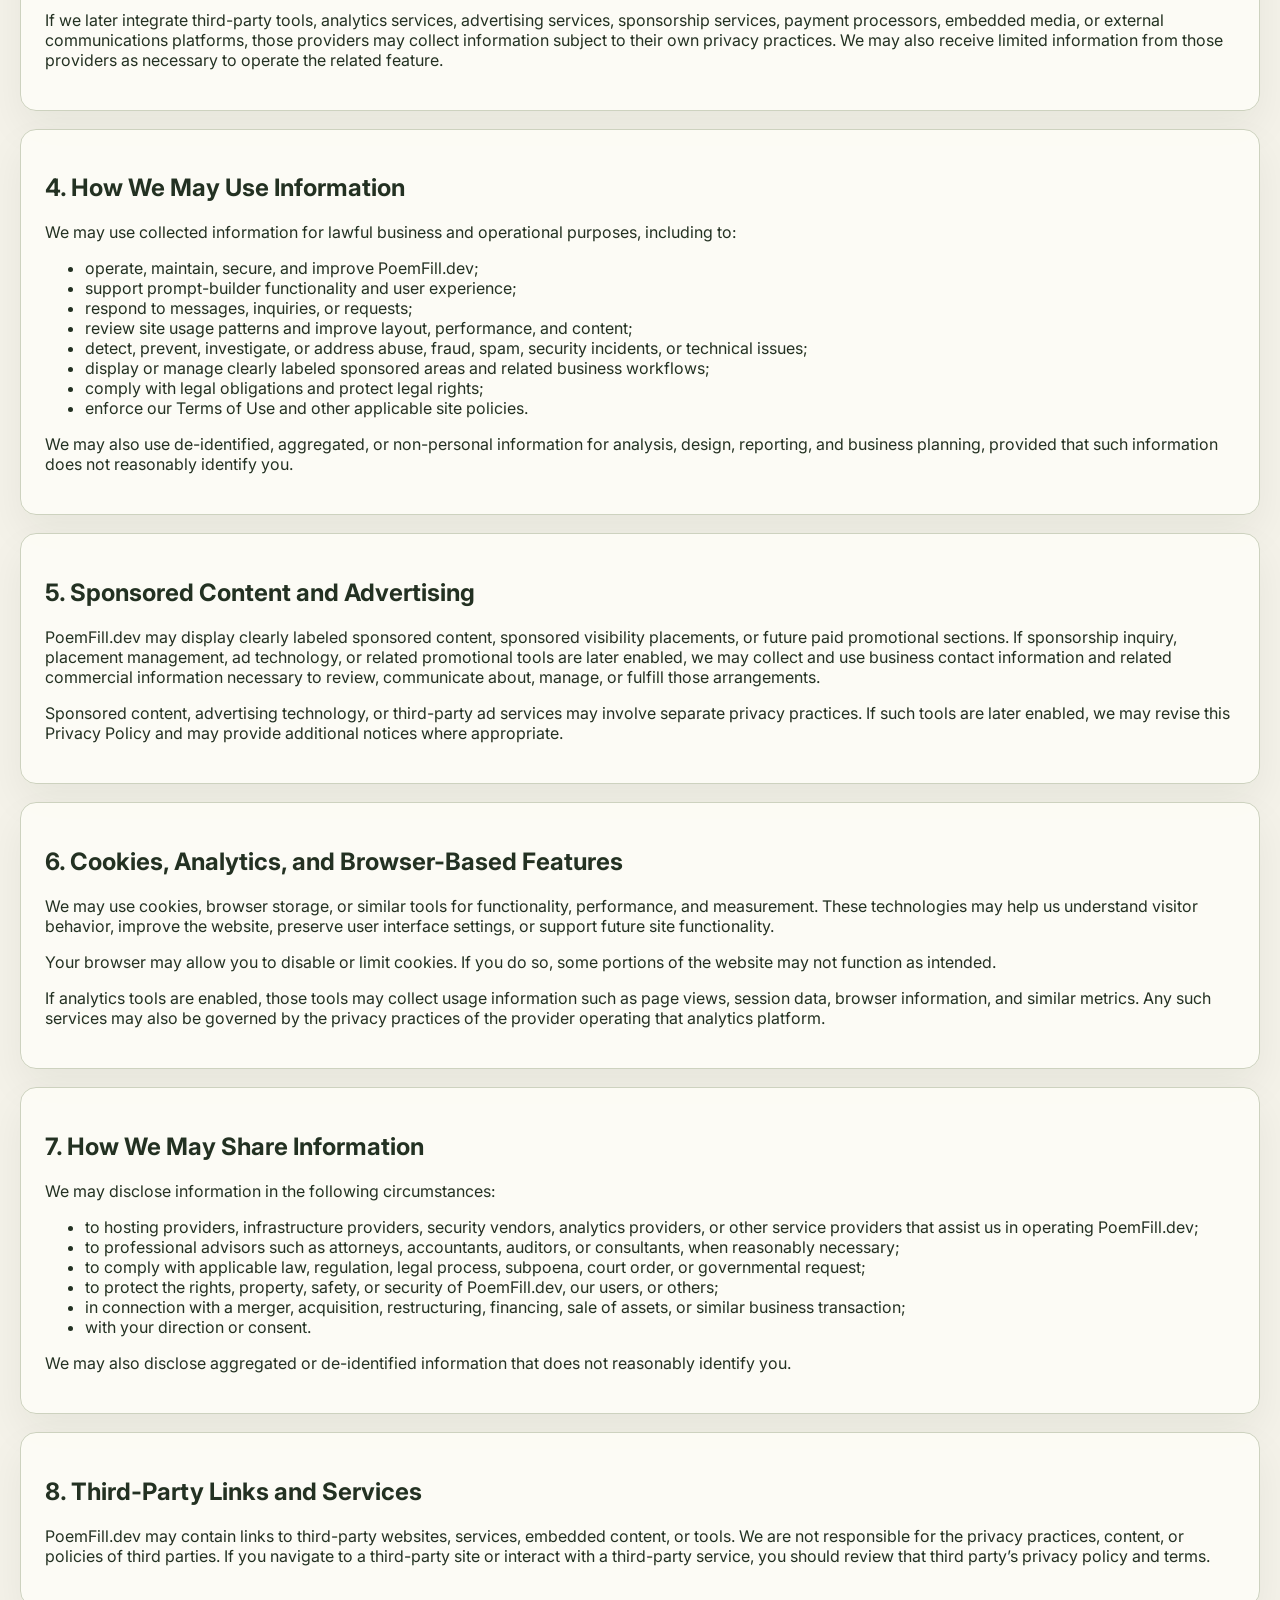
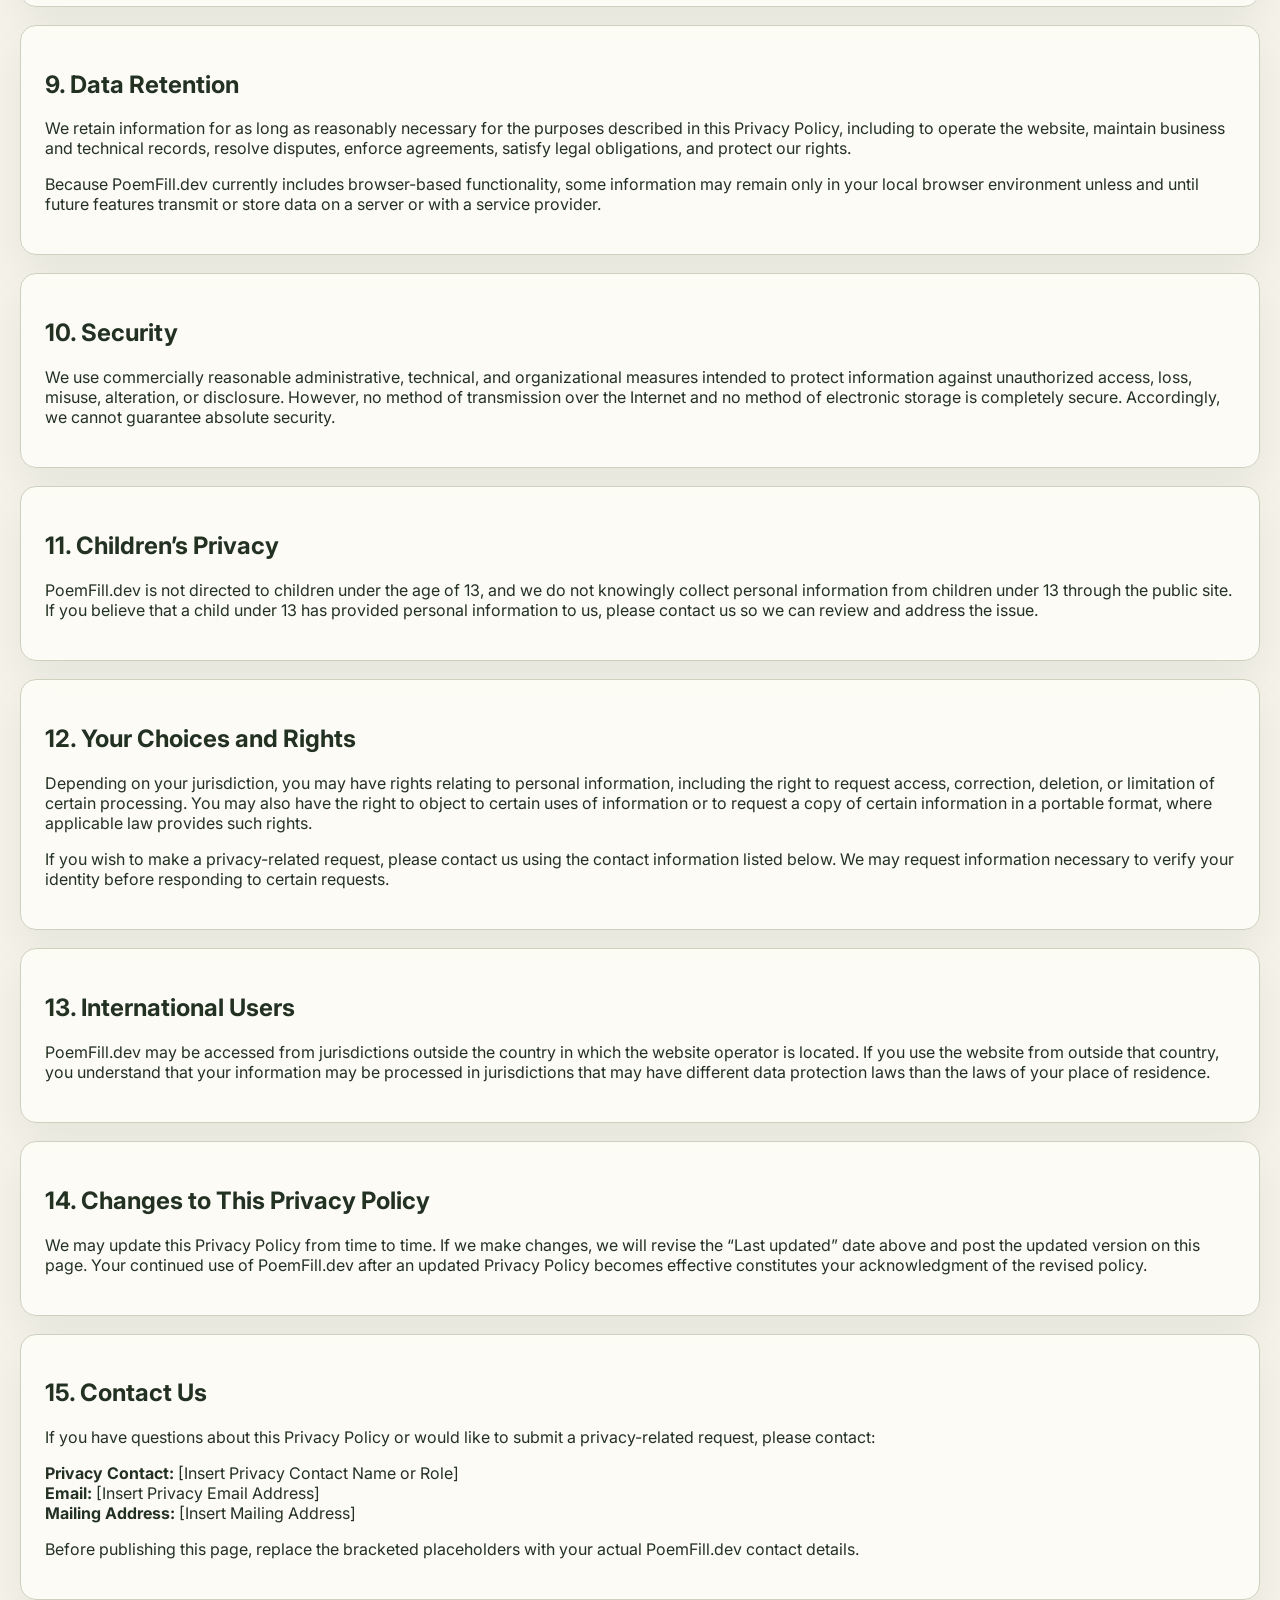
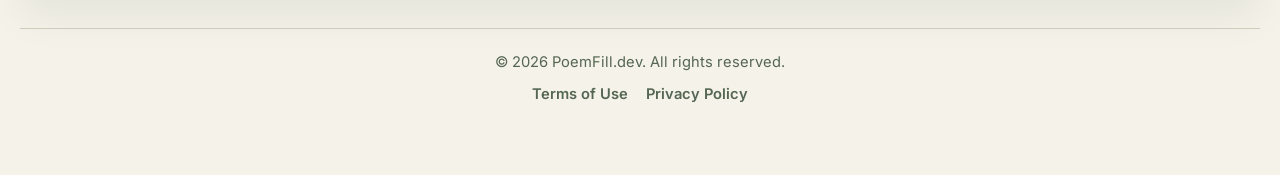
<file: privacy.html>
<!-- File: privacy.html -->
<!DOCTYPE html>
<html lang="en">
  <head>
    <meta charset="UTF-8" />
    <meta name="viewport" content="width=device-width, initial-scale=1.0" />
    <title>PoemFill.dev — Privacy Policy</title>
    <meta
      name="description"
      content="Privacy Policy for PoemFill.dev, including information about prompt-builder inputs, technical data, cookies, sponsored content, and user rights."
    />
    <link rel="preconnect" href="https://fonts.googleapis.com" />
    <link rel="preconnect" href="https://fonts.gstatic.com" crossorigin />
    <link
      href="https://fonts.googleapis.com/css2?family=Cormorant+Garamond:wght@500;600;700&family=Inter:wght@400;500;600;700;800&family=JetBrains+Mono:wght@400;500;600&display=swap"
      rel="stylesheet"
    />
    <link rel="stylesheet" href="assets/css/styles.css?v=20260501-006" />
  </head>
  <body>
    <div class="site-shell">
      <header class="panel" aria-labelledby="privacy-policy-title">
        <p class="eyebrow">Legal</p>
        <div class="panel__header">
          <div>
            <h1 id="privacy-policy-title">Privacy Policy</h1>
            <p class="panel__subcopy">
              Last updated: April 20, 2026
            </p>
            <p class="panel__subcopy">
              This Privacy Policy explains how PoemFill.dev collects, uses, stores, and discloses information in connection with the website, prompt-builder interface, sponsored content areas, and related pages and features.
            </p>
          </div>
        </div>

        <div class="button-row">
          <a class="button" href="index.html">Back to Home</a>
          <a class="button" href="terms.html">Terms of Use</a>
        </div>
      </header>

      <br>
      <main class="builder-form" aria-label="Privacy policy sections">
        
        <section class="panel" aria-labelledby="privacy-introduction">
          <h2 id="privacy-introduction">1. Introduction</h2>
          <p>
            PoemFill.dev (“PoemFill.dev,” “we,” “our,” or “us”) respects your privacy and is committed to handling information in a careful, transparent, and commercially reasonable manner. This Privacy Policy describes the categories of information we may collect, how we may use that information, when we may disclose it, and the choices that may be available to you.
          </p>
          <p>
            This Privacy Policy applies to the public-facing PoemFill.dev website, including the prompt-builder interface, sponsored visibility sections, legal pages, and any related communications or features that link to this Privacy Policy.
          </p>
          <p>
            By accessing or using PoemFill.dev, you acknowledge that you have read and understood this Privacy Policy. If you do not agree with this Privacy Policy, you should not use the website.
          </p>
        </section>

        <section class="panel" aria-labelledby="privacy-scope">
          <h2 id="privacy-scope">2. Scope and Current Site Functionality</h2>
          <p>
            PoemFill.dev currently operates primarily as a structured literary prompt-builder website. Certain prompt-builder functions operate on the client side in your browser, including live prompt preview, copy actions, and prompt text download actions. As a result, some information you enter may be processed locally in your browser rather than transmitted to us.
          </p>
          <p>
            If PoemFill.dev later adds new features, such as account systems, inquiry forms, sponsorship intake forms, payment workflows, analytics tools, advertising technology, newsletters, or other data-processing features, we may update this Privacy Policy to reflect those changes.
          </p>
        </section>

        <section class="panel" aria-labelledby="privacy-information-collected">
          <h2 id="privacy-information-collected">3. Information We May Collect</h2>

          <h3>3.1 Information You Choose to Provide</h3>
          <p>
            We may collect information that you voluntarily provide through PoemFill.dev, including information entered into website fields, contact forms, sponsorship inquiry forms, communications, or similar features if and when those features are made available.
          </p>
          <p>
            Depending on the feature, this may include your name, email address, business name, message content, inquiry details, sponsorship preferences, and any other information you choose to submit.
          </p>

          <h3>3.2 Prompt-Builder Input</h3>
          <p>
            When you use the prompt builder, you may enter literary instructions, subject matter, notes, and other text content. Some of that content may be processed locally in your browser to generate a live preview. In the current site design, prompt content is not necessarily transmitted to us merely because you type it into the builder. However, if future site features send builder content to a server, save drafts, connect to APIs, or store user sessions, that processing may be governed by an updated version of this Privacy Policy.
          </p>

          <h3>3.3 Technical and Usage Information</h3>
          <p>
            Like most websites, we or our hosting, infrastructure, security, or analytics providers may automatically collect certain technical information when you access PoemFill.dev. This may include your IP address, browser type, device type, operating system, approximate geolocation inferred from IP address, referral URL, pages visited, timestamps, and general site interaction data.
          </p>

          <h3>3.4 Cookies, Browser Storage, and Similar Technologies</h3>
          <p>
            We may use cookies, local storage, or similar browser technologies to support site functionality, security, performance, preferences, analytics, or future sponsored-content features. These technologies may help us understand how visitors use the website, maintain preferred settings, or improve the website over time.
          </p>

          <h3>3.5 Information From Third Parties</h3>
          <p>
            If we later integrate third-party tools, analytics services, advertising services, sponsorship services, payment processors, embedded media, or external communications platforms, those providers may collect information subject to their own privacy practices. We may also receive limited information from those providers as necessary to operate the related feature.
          </p>
        </section>

        <section class="panel" aria-labelledby="privacy-use-of-information">
          <h2 id="privacy-use-of-information">4. How We May Use Information</h2>
          <p>
            We may use collected information for lawful business and operational purposes, including to:
          </p>
          <ul>
            <li>operate, maintain, secure, and improve PoemFill.dev;</li>
            <li>support prompt-builder functionality and user experience;</li>
            <li>respond to messages, inquiries, or requests;</li>
            <li>review site usage patterns and improve layout, performance, and content;</li>
            <li>detect, prevent, investigate, or address abuse, fraud, spam, security incidents, or technical issues;</li>
            <li>display or manage clearly labeled sponsored areas and related business workflows;</li>
            <li>comply with legal obligations and protect legal rights;</li>
            <li>enforce our Terms of Use and other applicable site policies.</li>
          </ul>
          <p>
            We may also use de-identified, aggregated, or non-personal information for analysis, design, reporting, and business planning, provided that such information does not reasonably identify you.
          </p>
        </section>

        <section class="panel" aria-labelledby="privacy-sponsored-content">
          <h2 id="privacy-sponsored-content">5. Sponsored Content and Advertising</h2>
          <p>
            PoemFill.dev may display clearly labeled sponsored content, sponsored visibility placements, or future paid promotional sections. If sponsorship inquiry, placement management, ad technology, or related promotional tools are later enabled, we may collect and use business contact information and related commercial information necessary to review, communicate about, manage, or fulfill those arrangements.
          </p>
          <p>
            Sponsored content, advertising technology, or third-party ad services may involve separate privacy practices. If such tools are later enabled, we may revise this Privacy Policy and may provide additional notices where appropriate.
          </p>
        </section>

        <section class="panel" aria-labelledby="privacy-cookies-analytics">
          <h2 id="privacy-cookies-analytics">6. Cookies, Analytics, and Browser-Based Features</h2>
          <p>
            We may use cookies, browser storage, or similar tools for functionality, performance, and measurement. These technologies may help us understand visitor behavior, improve the website, preserve user interface settings, or support future site functionality.
          </p>
          <p>
            Your browser may allow you to disable or limit cookies. If you do so, some portions of the website may not function as intended.
          </p>
          <p>
            If analytics tools are enabled, those tools may collect usage information such as page views, session data, browser information, and similar metrics. Any such services may also be governed by the privacy practices of the provider operating that analytics platform.
          </p>
        </section>

        <section class="panel" aria-labelledby="privacy-sharing">
          <h2 id="privacy-sharing">7. How We May Share Information</h2>
          <p>
            We may disclose information in the following circumstances:
          </p>
          <ul>
            <li>to hosting providers, infrastructure providers, security vendors, analytics providers, or other service providers that assist us in operating PoemFill.dev;</li>
            <li>to professional advisors such as attorneys, accountants, auditors, or consultants, when reasonably necessary;</li>
            <li>to comply with applicable law, regulation, legal process, subpoena, court order, or governmental request;</li>
            <li>to protect the rights, property, safety, or security of PoemFill.dev, our users, or others;</li>
            <li>in connection with a merger, acquisition, restructuring, financing, sale of assets, or similar business transaction;</li>
            <li>with your direction or consent.</li>
          </ul>
          <p>
            We may also disclose aggregated or de-identified information that does not reasonably identify you.
          </p>
        </section>

        <section class="panel" aria-labelledby="privacy-third-party-links">
          <h2 id="privacy-third-party-links">8. Third-Party Links and Services</h2>
          <p>
            PoemFill.dev may contain links to third-party websites, services, embedded content, or tools. We are not responsible for the privacy practices, content, or policies of third parties. If you navigate to a third-party site or interact with a third-party service, you should review that third party’s privacy policy and terms.
          </p>
        </section>

        <section class="panel" aria-labelledby="privacy-data-retention">
          <h2 id="privacy-data-retention">9. Data Retention</h2>
          <p>
            We retain information for as long as reasonably necessary for the purposes described in this Privacy Policy, including to operate the website, maintain business and technical records, resolve disputes, enforce agreements, satisfy legal obligations, and protect our rights.
          </p>
          <p>
            Because PoemFill.dev currently includes browser-based functionality, some information may remain only in your local browser environment unless and until future features transmit or store data on a server or with a service provider.
          </p>
        </section>

        <section class="panel" aria-labelledby="privacy-security">
          <h2 id="privacy-security">10. Security</h2>
          <p>
            We use commercially reasonable administrative, technical, and organizational measures intended to protect information against unauthorized access, loss, misuse, alteration, or disclosure. However, no method of transmission over the Internet and no method of electronic storage is completely secure. Accordingly, we cannot guarantee absolute security.
          </p>
        </section>

        <section class="panel" aria-labelledby="privacy-childrens-privacy">
          <h2 id="privacy-childrens-privacy">11. Children’s Privacy</h2>
          <p>
            PoemFill.dev is not directed to children under the age of 13, and we do not knowingly collect personal information from children under 13 through the public site. If you believe that a child under 13 has provided personal information to us, please contact us so we can review and address the issue.
          </p>
        </section>

        <section class="panel" aria-labelledby="privacy-rights">
          <h2 id="privacy-rights">12. Your Choices and Rights</h2>
          <p>
            Depending on your jurisdiction, you may have rights relating to personal information, including the right to request access, correction, deletion, or limitation of certain processing. You may also have the right to object to certain uses of information or to request a copy of certain information in a portable format, where applicable law provides such rights.
          </p>
          <p>
            If you wish to make a privacy-related request, please contact us using the contact information listed below. We may request information necessary to verify your identity before responding to certain requests.
          </p>
        </section>

        <section class="panel" aria-labelledby="privacy-international-users">
          <h2 id="privacy-international-users">13. International Users</h2>
          <p>
            PoemFill.dev may be accessed from jurisdictions outside the country in which the website operator is located. If you use the website from outside that country, you understand that your information may be processed in jurisdictions that may have different data protection laws than the laws of your place of residence.
          </p>
        </section>

        <section class="panel" aria-labelledby="privacy-changes">
          <h2 id="privacy-changes">14. Changes to This Privacy Policy</h2>
          <p>
            We may update this Privacy Policy from time to time. If we make changes, we will revise the “Last updated” date above and post the updated version on this page. Your continued use of PoemFill.dev after an updated Privacy Policy becomes effective constitutes your acknowledgment of the revised policy.
          </p>
        </section>

        <section class="panel" aria-labelledby="privacy-contact">
          <h2 id="privacy-contact">15. Contact Us</h2>
          <p>
            If you have questions about this Privacy Policy or would like to submit a privacy-related request, please contact:
          </p>
          <p>
            <strong>Privacy Contact:</strong> [Insert Privacy Contact Name or Role]<br />
            <strong>Email:</strong> [Insert Privacy Email Address]<br />
            <strong>Mailing Address:</strong> [Insert Mailing Address]
          </p>
          <p>
            Before publishing this page, replace the bracketed placeholders with your actual PoemFill.dev contact details.
          </p>
        </section>
      </main>

      <footer class="site-footer" aria-label="Site footer">
        <div class="site-footer__inner">
          <p class="site-footer__copy">© 2026 PoemFill.dev. All rights reserved.</p>
          <nav class="site-footer__nav" aria-label="Legal">
            <a href="terms.html">Terms of Use</a>
            <a href="privacy.html" aria-current="page">Privacy Policy</a>
          </nav>
        </div>
      </footer>
    </div>
  </body>
</html>
</file>
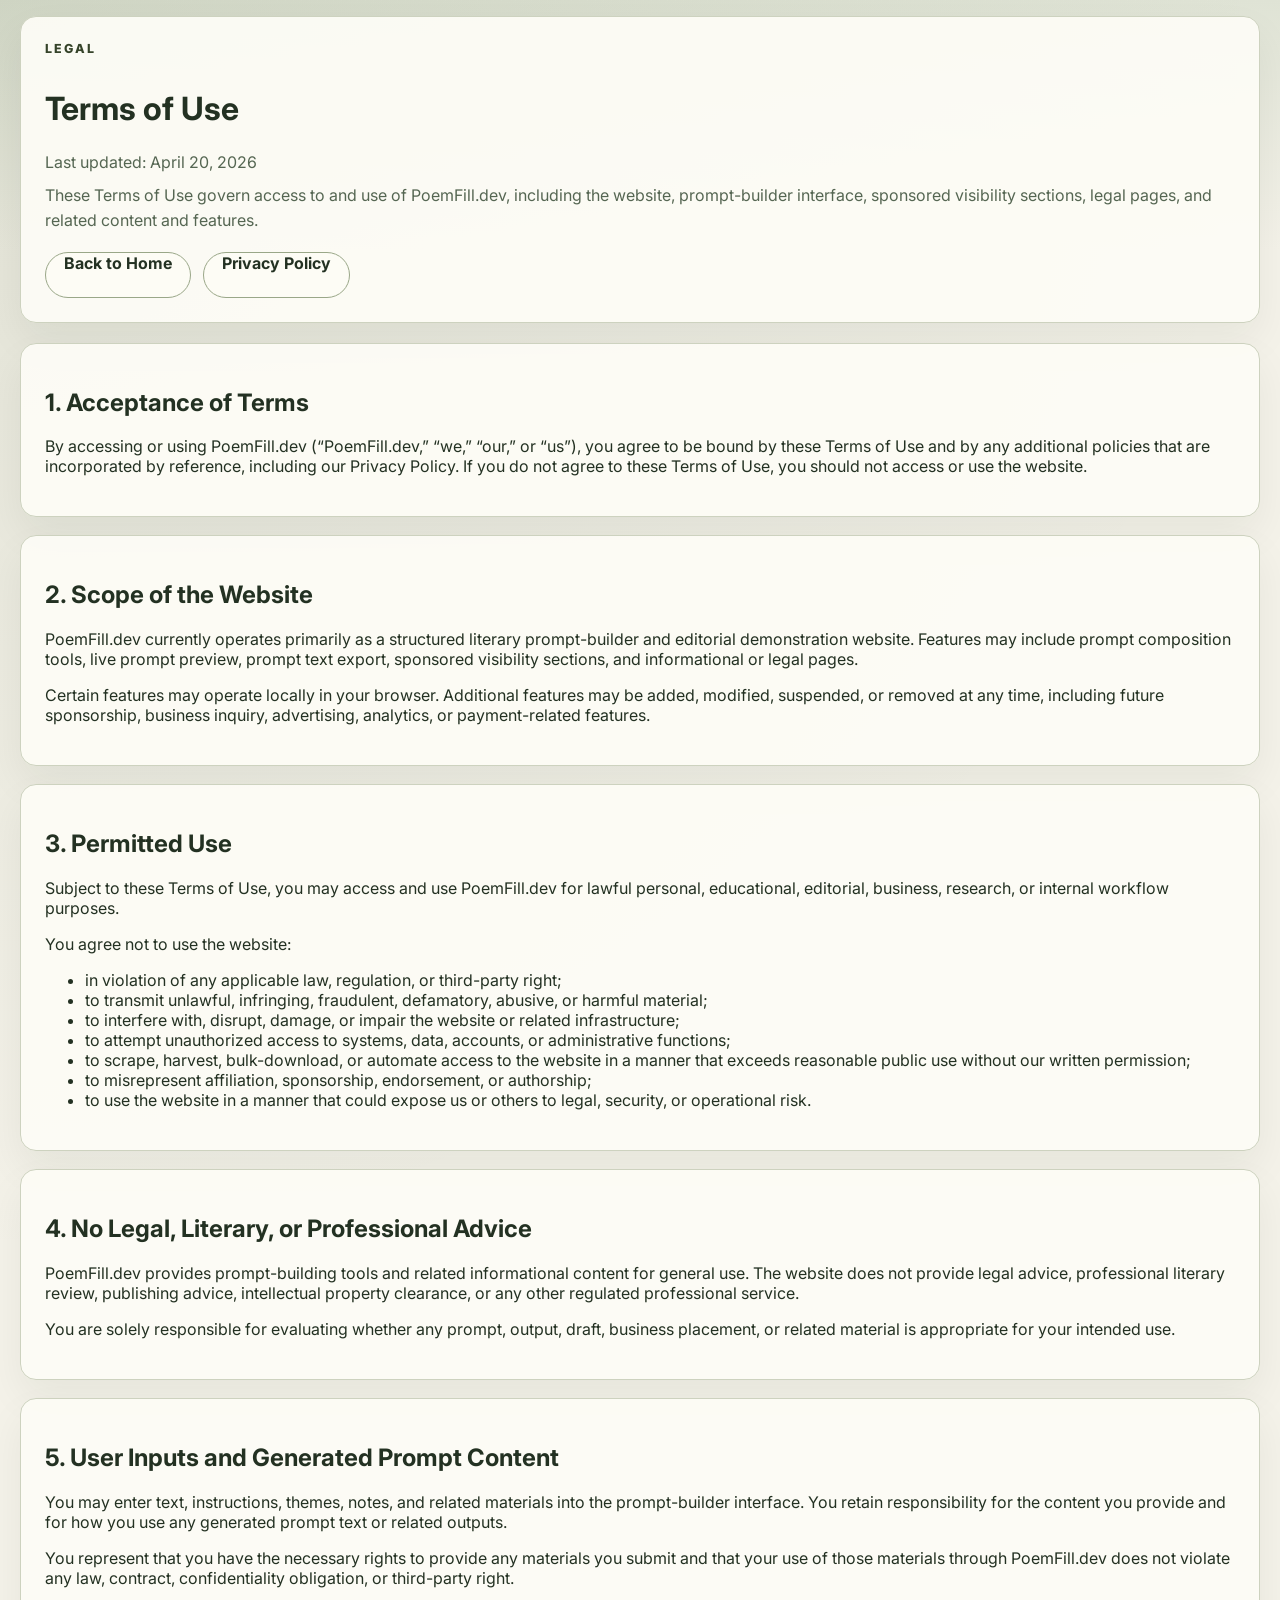
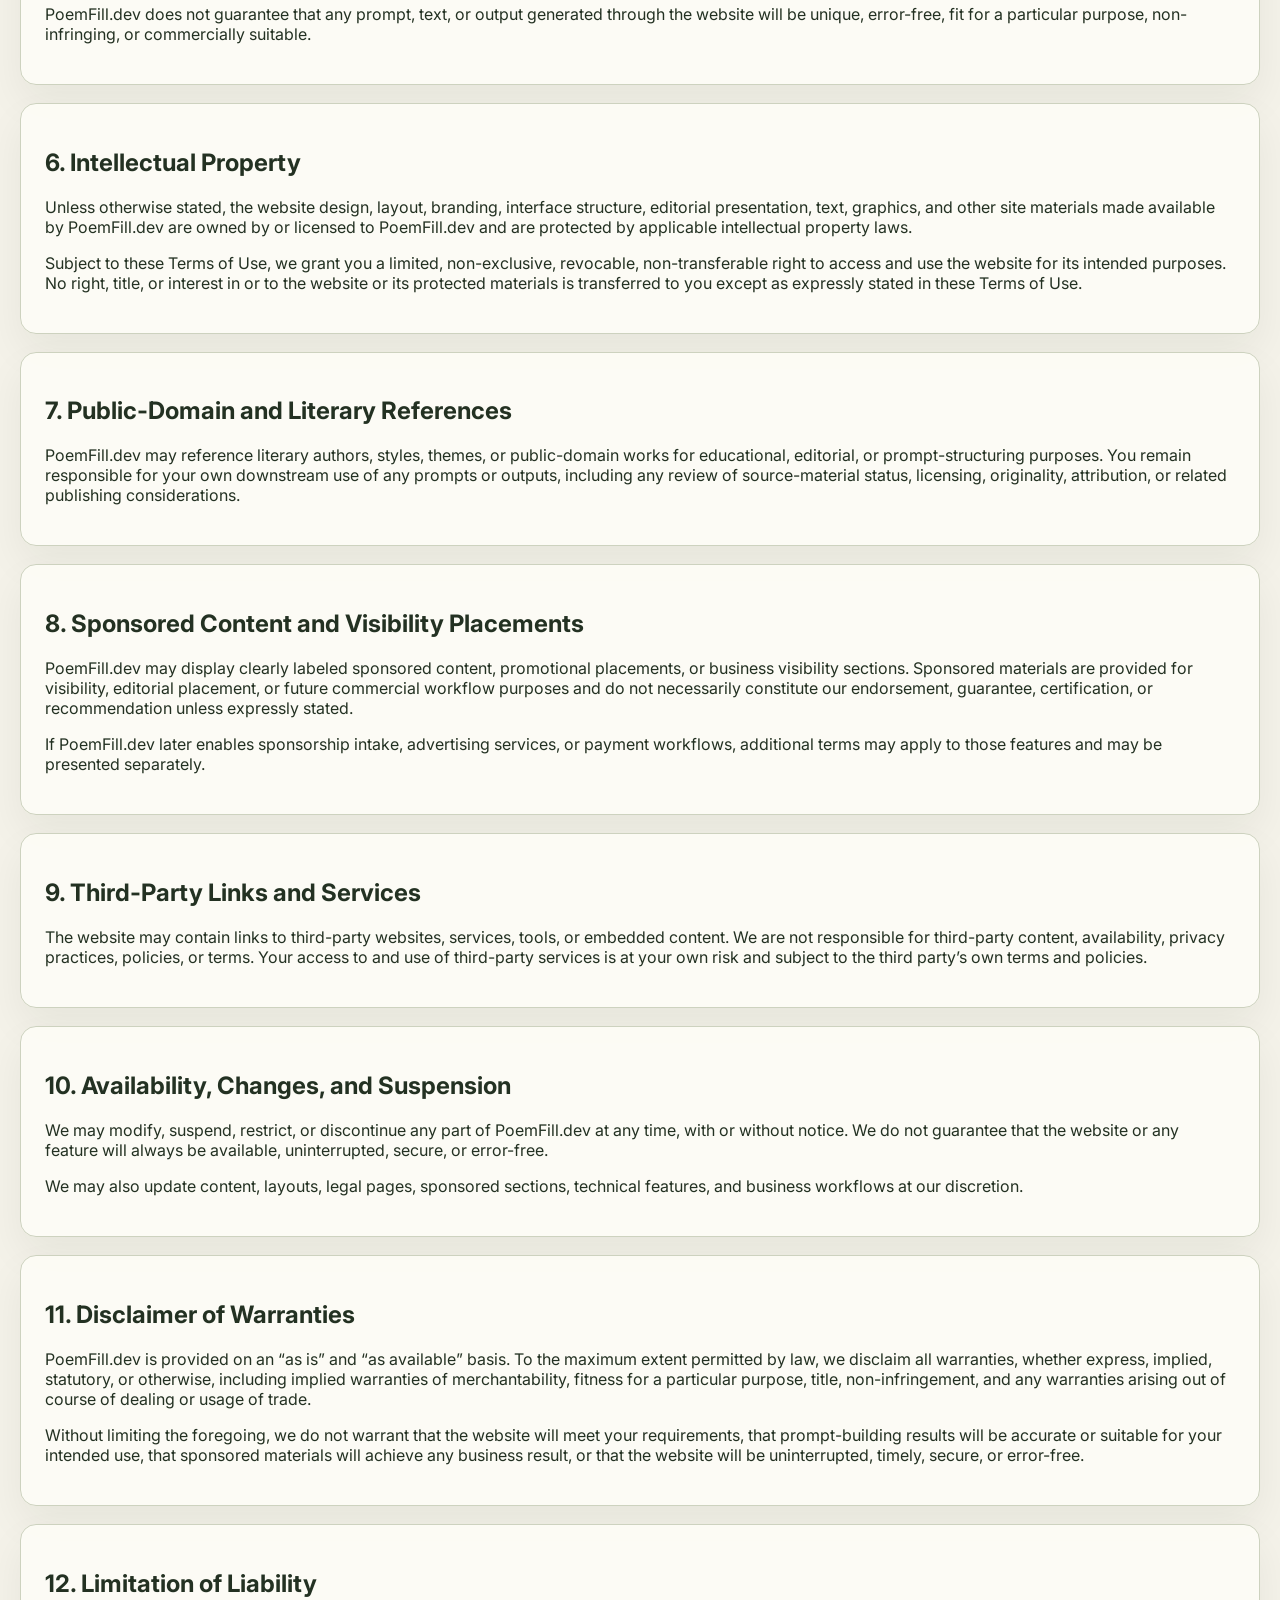
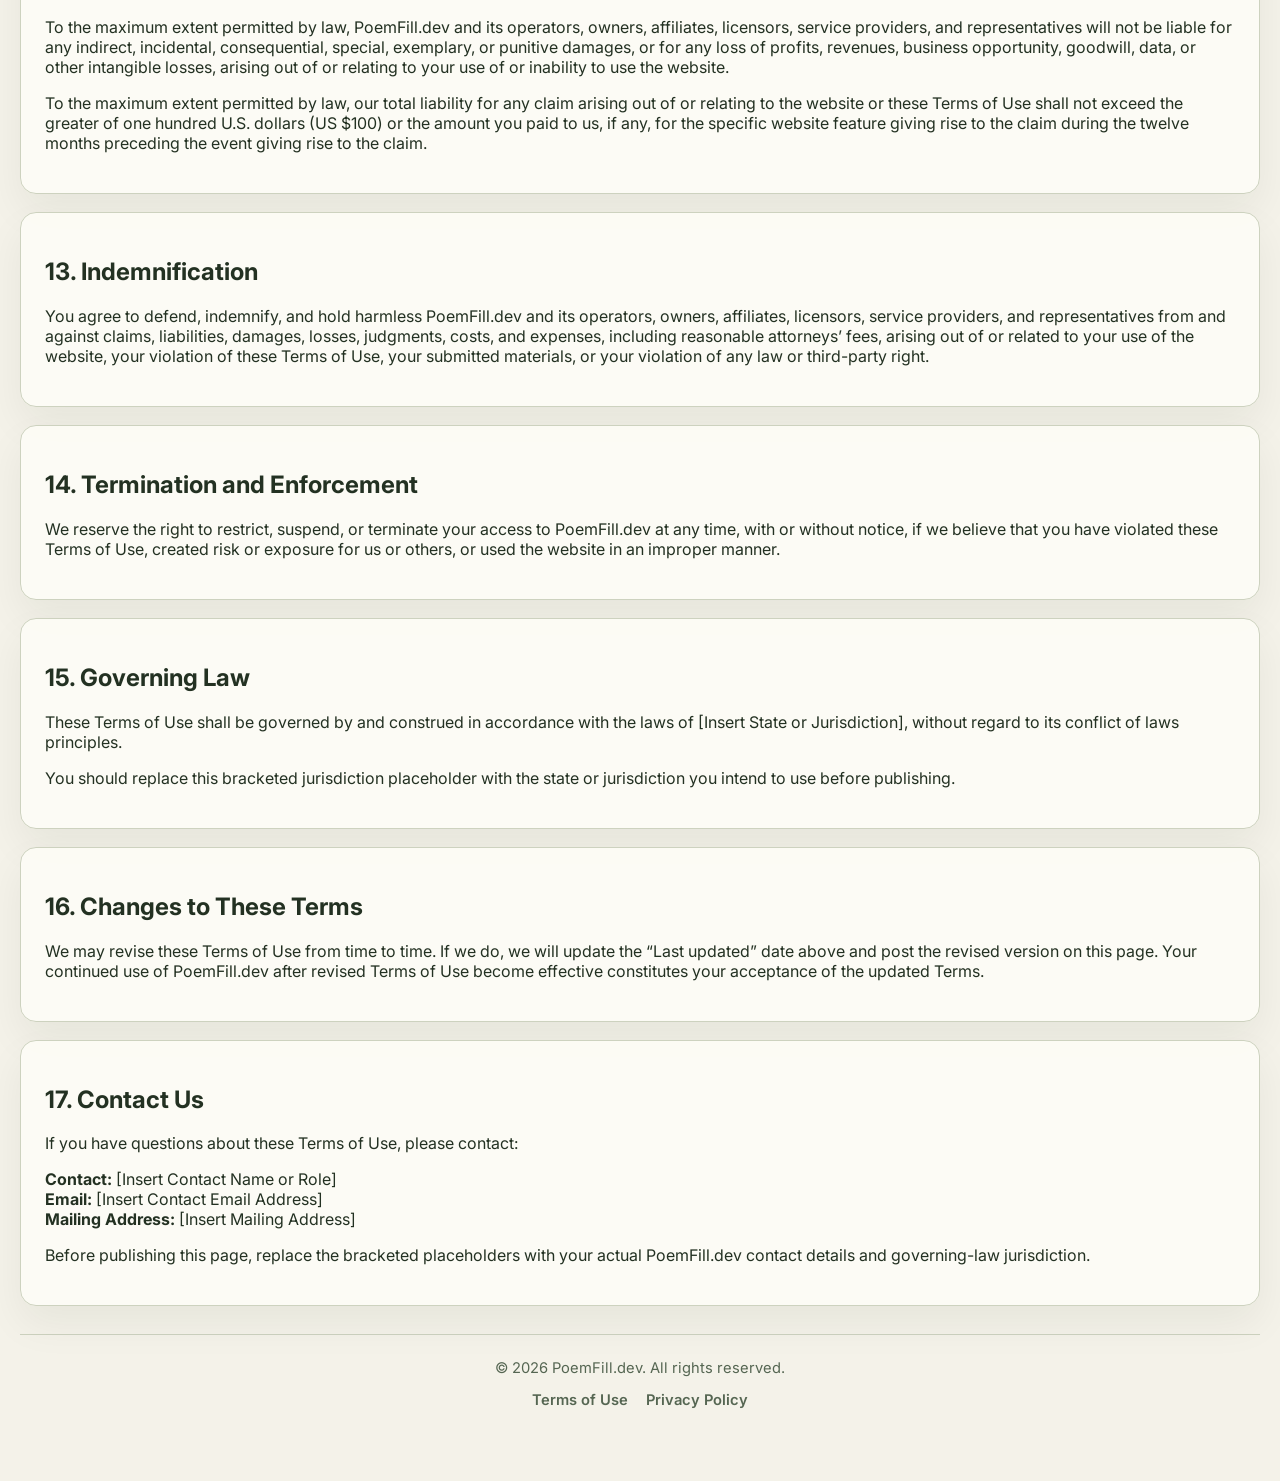
<file: terms.html>
<!-- File: terms.html -->
<!DOCTYPE html>
<html lang="en">
  <head>
    <meta charset="UTF-8" />
    <meta name="viewport" content="width=device-width, initial-scale=1.0" />
    <title>PoemFill.dev — Terms of Use</title>
    <meta
      name="description"
      content="Terms of Use for PoemFill.dev, including site access, permitted use, intellectual property, sponsored content, disclaimers, and limitation of liability."
    />
    <link rel="preconnect" href="https://fonts.googleapis.com" />
    <link rel="preconnect" href="https://fonts.gstatic.com" crossorigin />
    <link
      href="https://fonts.googleapis.com/css2?family=Cormorant+Garamond:wght@500;600;700&family=Inter:wght@400;500;600;700;800&family=JetBrains+Mono:wght@400;500;600&display=swap"
      rel="stylesheet"
    />
    <link rel="stylesheet" href="assets/css/styles.css?v=20260501-006" />
  </head>
  <body>
    <div class="site-shell">
      <header class="panel" aria-labelledby="terms-of-use-title">
        <p class="eyebrow">Legal</p>
        <div class="panel__header">
          <div>
            <h1 id="terms-of-use-title">Terms of Use</h1>
            <p class="panel__subcopy">
              Last updated: April 20, 2026
            </p>
            <p class="panel__subcopy">
              These Terms of Use govern access to and use of PoemFill.dev, including the website,
              prompt-builder interface, sponsored visibility sections, legal pages, and related
              content and features.
            </p>
          </div>
        </div>

        <div class="button-row">
          <a class="button" href="index.html">Back to Home</a>
          <a class="button" href="privacy.html">Privacy Policy</a> 

        </div>    
        
      </header> 
      <br>

      <main class="builder-form" aria-label="Terms of use sections">
        <section class="panel" aria-labelledby="terms-acceptance">
          <h2 id="terms-acceptance">1. Acceptance of Terms</h2>
          <p>
            By accessing or using PoemFill.dev (“PoemFill.dev,” “we,” “our,” or “us”), you agree to
            be bound by these Terms of Use and by any additional policies that are incorporated by
            reference, including our Privacy Policy. If you do not agree to these Terms of Use, you
            should not access or use the website.
          </p>
        </section>

        <section class="panel" aria-labelledby="terms-scope">
          <h2 id="terms-scope">2. Scope of the Website</h2>
          <p>
            PoemFill.dev currently operates primarily as a structured literary prompt-builder and
            editorial demonstration website. Features may include prompt composition tools, live
            prompt preview, prompt text export, sponsored visibility sections, and informational or
            legal pages.
          </p>
          <p>
            Certain features may operate locally in your browser. Additional features may be added,
            modified, suspended, or removed at any time, including future sponsorship, business
            inquiry, advertising, analytics, or payment-related features.
          </p>
        </section>

        <section class="panel" aria-labelledby="terms-permitted-use">
          <h2 id="terms-permitted-use">3. Permitted Use</h2>
          <p>
            Subject to these Terms of Use, you may access and use PoemFill.dev for lawful personal,
            educational, editorial, business, research, or internal workflow purposes.
          </p>
          <p>
            You agree not to use the website:
          </p>
          <ul>
            <li>in violation of any applicable law, regulation, or third-party right;</li>
            <li>to transmit unlawful, infringing, fraudulent, defamatory, abusive, or harmful material;</li>
            <li>to interfere with, disrupt, damage, or impair the website or related infrastructure;</li>
            <li>to attempt unauthorized access to systems, data, accounts, or administrative functions;</li>
            <li>to scrape, harvest, bulk-download, or automate access to the website in a manner that exceeds reasonable public use without our written permission;</li>
            <li>to misrepresent affiliation, sponsorship, endorsement, or authorship;</li>
            <li>to use the website in a manner that could expose us or others to legal, security, or operational risk.</li>
          </ul>
        </section>

        <section class="panel" aria-labelledby="terms-no-professional-advice">
          <h2 id="terms-no-professional-advice">4. No Legal, Literary, or Professional Advice</h2>
          <p>
            PoemFill.dev provides prompt-building tools and related informational content for general
            use. The website does not provide legal advice, professional literary review, publishing
            advice, intellectual property clearance, or any other regulated professional service.
          </p>
          <p>
            You are solely responsible for evaluating whether any prompt, output, draft, business
            placement, or related material is appropriate for your intended use.
          </p>
        </section>

        <section class="panel" aria-labelledby="terms-user-inputs">
          <h2 id="terms-user-inputs">5. User Inputs and Generated Prompt Content</h2>
          <p>
            You may enter text, instructions, themes, notes, and related materials into the
            prompt-builder interface. You retain responsibility for the content you provide and for
            how you use any generated prompt text or related outputs.
          </p>
          <p>
            You represent that you have the necessary rights to provide any materials you submit and
            that your use of those materials through PoemFill.dev does not violate any law, contract,
            confidentiality obligation, or third-party right.
          </p>
          <p>
            PoemFill.dev does not guarantee that any prompt, text, or output generated through the
            website will be unique, error-free, fit for a particular purpose, non-infringing, or
            commercially suitable.
          </p>
        </section>

        <section class="panel" aria-labelledby="terms-intellectual-property">
          <h2 id="terms-intellectual-property">6. Intellectual Property</h2>
          <p>
            Unless otherwise stated, the website design, layout, branding, interface structure,
            editorial presentation, text, graphics, and other site materials made available by
            PoemFill.dev are owned by or licensed to PoemFill.dev and are protected by applicable
            intellectual property laws.
          </p>
          <p>
            Subject to these Terms of Use, we grant you a limited, non-exclusive, revocable,
            non-transferable right to access and use the website for its intended purposes. No right,
            title, or interest in or to the website or its protected materials is transferred to you
            except as expressly stated in these Terms of Use.
          </p>
        </section>

        <section class="panel" aria-labelledby="terms-public-domain-and-references">
          <h2 id="terms-public-domain-and-references">7. Public-Domain and Literary References</h2>
          <p>
            PoemFill.dev may reference literary authors, styles, themes, or public-domain works for
            educational, editorial, or prompt-structuring purposes. You remain responsible for your
            own downstream use of any prompts or outputs, including any review of source-material
            status, licensing, originality, attribution, or related publishing considerations.
          </p>
        </section>

        <section class="panel" aria-labelledby="terms-sponsored-content">
          <h2 id="terms-sponsored-content">8. Sponsored Content and Visibility Placements</h2>
          <p>
            PoemFill.dev may display clearly labeled sponsored content, promotional placements, or
            business visibility sections. Sponsored materials are provided for visibility, editorial
            placement, or future commercial workflow purposes and do not necessarily constitute our
            endorsement, guarantee, certification, or recommendation unless expressly stated.
          </p>
          <p>
            If PoemFill.dev later enables sponsorship intake, advertising services, or payment
            workflows, additional terms may apply to those features and may be presented separately.
          </p>
        </section>

        <section class="panel" aria-labelledby="terms-third-party-services">
          <h2 id="terms-third-party-services">9. Third-Party Links and Services</h2>
          <p>
            The website may contain links to third-party websites, services, tools, or embedded
            content. We are not responsible for third-party content, availability, privacy practices,
            policies, or terms. Your access to and use of third-party services is at your own risk
            and subject to the third party’s own terms and policies.
          </p>
        </section>

        <section class="panel" aria-labelledby="terms-availability">
          <h2 id="terms-availability">10. Availability, Changes, and Suspension</h2>
          <p>
            We may modify, suspend, restrict, or discontinue any part of PoemFill.dev at any time,
            with or without notice. We do not guarantee that the website or any feature will always
            be available, uninterrupted, secure, or error-free.
          </p>
          <p>
            We may also update content, layouts, legal pages, sponsored sections, technical features,
            and business workflows at our discretion.
          </p>
        </section>

        <section class="panel" aria-labelledby="terms-disclaimer">
          <h2 id="terms-disclaimer">11. Disclaimer of Warranties</h2>
          <p>
            PoemFill.dev is provided on an “as is” and “as available” basis. To the maximum extent
            permitted by law, we disclaim all warranties, whether express, implied, statutory, or
            otherwise, including implied warranties of merchantability, fitness for a particular
            purpose, title, non-infringement, and any warranties arising out of course of dealing or
            usage of trade.
          </p>
          <p>
            Without limiting the foregoing, we do not warrant that the website will meet your
            requirements, that prompt-building results will be accurate or suitable for your intended
            use, that sponsored materials will achieve any business result, or that the website will
            be uninterrupted, timely, secure, or error-free.
          </p>
        </section>

        <section class="panel" aria-labelledby="terms-limitation">
          <h2 id="terms-limitation">12. Limitation of Liability</h2>
          <p>
            To the maximum extent permitted by law, PoemFill.dev and its operators, owners,
            affiliates, licensors, service providers, and representatives will not be liable for any
            indirect, incidental, consequential, special, exemplary, or punitive damages, or for any
            loss of profits, revenues, business opportunity, goodwill, data, or other intangible
            losses, arising out of or relating to your use of or inability to use the website.
          </p>
          <p>
            To the maximum extent permitted by law, our total liability for any claim arising out of
            or relating to the website or these Terms of Use shall not exceed the greater of
            one hundred U.S. dollars (US $100) or the amount you paid to us, if any, for the specific
            website feature giving rise to the claim during the twelve months preceding the event
            giving rise to the claim.
          </p>
        </section>

        <section class="panel" aria-labelledby="terms-indemnity">
          <h2 id="terms-indemnity">13. Indemnification</h2>
          <p>
            You agree to defend, indemnify, and hold harmless PoemFill.dev and its operators, owners,
            affiliates, licensors, service providers, and representatives from and against claims,
            liabilities, damages, losses, judgments, costs, and expenses, including reasonable
            attorneys’ fees, arising out of or related to your use of the website, your violation of
            these Terms of Use, your submitted materials, or your violation of any law or third-party
            right.
          </p>
        </section>

        <section class="panel" aria-labelledby="terms-termination">
          <h2 id="terms-termination">14. Termination and Enforcement</h2>
          <p>
            We reserve the right to restrict, suspend, or terminate your access to PoemFill.dev at
            any time, with or without notice, if we believe that you have violated these Terms of Use,
            created risk or exposure for us or others, or used the website in an improper manner.
          </p>
        </section>

        <section class="panel" aria-labelledby="terms-governing-law">
          <h2 id="terms-governing-law">15. Governing Law</h2>
          <p>
            These Terms of Use shall be governed by and construed in accordance with the laws of
            [Insert State or Jurisdiction], without regard to its conflict of laws principles.
          </p>
          <p>
            You should replace this bracketed jurisdiction placeholder with the state or jurisdiction
            you intend to use before publishing.
          </p>
        </section>

        <section class="panel" aria-labelledby="terms-changes">
          <h2 id="terms-changes">16. Changes to These Terms</h2>
          <p>
            We may revise these Terms of Use from time to time. If we do, we will update the
            “Last updated” date above and post the revised version on this page. Your continued use
            of PoemFill.dev after revised Terms of Use become effective constitutes your acceptance
            of the updated Terms.
          </p>
        </section>

        <section class="panel" aria-labelledby="terms-contact">
          <h2 id="terms-contact">17. Contact Us</h2>
          <p>
            If you have questions about these Terms of Use, please contact:
          </p>
          <p>
            <strong>Contact:</strong> [Insert Contact Name or Role]<br />
            <strong>Email:</strong> [Insert Contact Email Address]<br />
            <strong>Mailing Address:</strong> [Insert Mailing Address]
          </p>
          <p>
            Before publishing this page, replace the bracketed placeholders with your actual
            PoemFill.dev contact details and governing-law jurisdiction.
          </p>
        </section>
      </main>

      <footer class="site-footer" aria-label="Site footer">
        <div class="site-footer__inner">
          <p class="site-footer__copy">© 2026 PoemFill.dev. All rights reserved.</p>
          <nav class="site-footer__nav" aria-label="Legal">
            <a href="terms.html" aria-current="page">Terms of Use</a>
            <a href="privacy.html">Privacy Policy</a>
          </nav>
        </div>
      </footer>
    </div>
  </body>
</html>
</file>
<file: assets/css/styles.css>
/* File: assets/css/styles.css */

:root {
  --font-ui: "Inter", system-ui, -apple-system, BlinkMacSystemFont, "Segoe UI", sans-serif;
  --font-display: "Cormorant Garamond", Georgia, serif;
  --font-mono: "JetBrains Mono", "SFMono-Regular", Menlo, Consolas, monospace;

  --bg-top: #ede8df;
  --bg: #f7f5f0;
  --surface: #fffdf9;
  --surface-alt: #f4efe6;
  --surface-muted: #efebe3;
  --text: #2b211a;
  --text-soft: #5a5148;
  --border: #dcd7cc;
  --border-strong: #c9c2b5;
  --accent: #8b938c;
  --accent-strong: #6f786f;
  --accent-soft: #ebe8e0;
  --chip-bg: #f0ece4;
  --code-bg: #f3efe7;
  --success-soft: #edf4ee;
  --success-text: #4d6d55;
  --danger-soft: #f7ece9;
  --danger-text: #8e3c36;
  --focus-ring: rgba(139, 147, 140, 0.18);

  --ad-slot-bg: #eeeeee;
  --ad-slot-bg-soft: #f6f6f6;
  --ad-slot-border: #cfcfcf;
  --ad-slot-text: #676767;

  --radius-xl: 28px;
  --radius-lg: 20px;
  --radius-md: 14px;
  --radius-sm: 12px;
  --radius-pill: 999px;

  --shadow-soft: 0 16px 40px rgba(20, 24, 33, 0.06);
  --shadow-hover: 0 12px 30px rgba(20, 24, 33, 0.09);
  --transition-fast: 140ms ease;

  --control-height: 50px;
  --textarea-min-height: 144px;
  --control-padding-x: 14px;
  --select-arrow: url("data:image/svg+xml,%3Csvg xmlns='http://www.w3.org/2000/svg' width='12' height='8' viewBox='0 0 12 8' fill='none'%3E%3Cpath d='M1 1.5L6 6.5L11 1.5' stroke='%236f786f' stroke-width='1.5' stroke-linecap='round' stroke-linejoin='round'/%3E%3C/svg%3E");
}

* {
  box-sizing: border-box;
}

html {
  font-size: 16px;
  scroll-behavior: smooth;
  scroll-padding-top: 120px;
}

body {
  margin: 0;
  color: var(--text);
  background: linear-gradient(180deg, var(--bg-top) 0%, var(--bg) 220px);
  font-family: var(--font-ui);
  text-rendering: optimizeLegibility;
}

button,
input,
select,
textarea {
  font: inherit;
}

a {
  color: inherit;
  text-decoration: none;
}

#sponsored-payments,
#builder-title,
#preview-title,
#builder-notes-title,
#frontend-status-title {
  scroll-margin-top: 120px;
}

.site-shell {
  width: min(1380px, calc(100% - 40px));
  margin: 0 auto;
  padding: 16px 0 64px;
}

.site-nav {
  position: sticky;
  top: 10px;
  z-index: 40;
  margin-bottom: 0;
}

.site-nav__inner {
  display: grid;
  grid-template-columns: auto minmax(0, 1fr) auto;
  align-items: center;
  gap: 16px;
  padding: 12px 16px;
  background: var(--surface);
  border: 1px solid var(--border);
  border-radius: var(--radius-pill);
  box-shadow: var(--shadow-soft);
  backdrop-filter: blur(10px);
}

.site-nav__brand {
  font-weight: 800;
  letter-spacing: 0.02em;
  white-space: nowrap;
  justify-self: start;
}

.site-nav__menu {
  display: flex;
  align-items: center;
  justify-content: center;
  gap: 18px;
  flex-wrap: wrap;
  min-width: 0;
}

.site-nav__menu a {
  color: var(--text-soft);
  font-size: 0.92rem;
  font-weight: 600;
  transition: color var(--transition-fast);
}

.site-nav__menu a:hover,
.site-nav__menu a:focus-visible {
  color: var(--accent-strong);
}

.site-nav__cta,
.site-nav__cta:visited {
  display: inline-flex;
  align-items: center;
  justify-content: center;
  min-height: 42px;
  padding: 0 16px;
  border: 1px solid var(--accent);
  border-radius: var(--radius-pill);
  background: var(--accent);
  color: #ffffff;
  font-weight: 700;
  white-space: nowrap;
  transition:
    transform var(--transition-fast),
    box-shadow var(--transition-fast),
    background var(--transition-fast),
    border-color var(--transition-fast);
  justify-self: end;
}

.site-nav__cta:hover,
.site-nav__cta:focus-visible {
  transform: translateY(-1px);
  box-shadow: var(--shadow-hover);
  background: var(--accent-strong);
  border-color: var(--accent-strong);
  color: #ffffff;
}

.nav-spacer {
  height: 0;
  transition: height 180ms ease;
}

body.nav-is-stuck .nav-spacer {
  height: 18px;
}

.hero {
  display: grid;
  gap: 18px;
  margin-bottom: 24px;
}

.hero-intro {
  width: 100%;
  min-width: 0;
  max-width: 1180px;
  margin: 0 auto;
  padding: 34px 24px 10px;
  text-align: center;
}

.eyebrow {
  margin: 0 0 12px;
  color: var(--accent-strong);
  font-size: 0.78rem;
  font-weight: 800;
  letter-spacing: 0.16em;
  text-transform: uppercase;
}

.eyebrow--muted {
  color: var(--text-soft);
}

.hero-title {
  margin: 0 auto;
  max-width: 1050px;
  font-family: var(--font-display);
  font-size: clamp(2.85rem, 5vw, 5.2rem);
  line-height: 0.93;
  letter-spacing: -0.04em;
}

.hero-copy {
  margin: 22px auto 0;
  max-width: 76ch;
  color: var(--text-soft);
  font-size: clamp(1.05rem, 1.18vw, 1.18rem);
  line-height: 1.72;
}

.hero-chip-row {
  display: flex;
  flex-wrap: wrap;
  justify-content: center;
  gap: 10px;
  margin-top: 22px;
}

.hero-chip {
  display: inline-flex;
  align-items: center;
  min-height: 34px;
  padding: 0 12px;
  border: 1px solid var(--border);
  border-radius: var(--radius-pill);
  background: var(--chip-bg);
  color: var(--text-soft);
  font-size: 0.82rem;
  font-weight: 700;
}

.hero-links {
  display: flex;
  flex-wrap: wrap;
  justify-content: center;
  gap: 12px;
  margin-top: 24px;
}

a.button-link,
a.button-link:visited {
  display: inline-flex;
  align-items: center;
  justify-content: center;
  min-height: 46px;
  padding: 0 18px;
  border: 1px solid var(--border-strong);
  border-radius: var(--radius-pill);
  background: var(--surface);
  color: var(--text);
  text-decoration: none;
  font-weight: 700;
  transition:
    transform var(--transition-fast),
    box-shadow var(--transition-fast),
    border-color var(--transition-fast),
    background var(--transition-fast),
    color var(--transition-fast);
}

a.button-link:hover,
a.button-link:focus-visible {
  color: var(--text);
  text-decoration: none;
  transform: translateY(-1px);
  box-shadow: var(--shadow-hover);
}

a.button-link.button-link--primary,
a.button-link.button-link--primary:visited {
  background: var(--accent);
  border-color: var(--accent);
  color: #ffffff;
}

a.button-link.button-link--primary:hover,
a.button-link.button-link--primary:focus-visible {
  background: var(--accent-strong);
  border-color: var(--accent-strong);
  color: #ffffff;
}

.hero-status,
.panel,
.info-card,
.sponsored-band,
.ad-banner {
  background: var(--surface);
  border: 1px solid var(--border);
  border-radius: var(--radius-xl);
  box-shadow: var(--shadow-soft);
}

.hero-status {
  padding: 22px 24px;
}

.hero-status__eyebrow {
  margin: 0 0 10px;
  color: var(--accent-strong);
  font-size: 0.78rem;
  font-weight: 800;
  letter-spacing: 0.16em;
  text-transform: uppercase;
}

.hero-status h2 {
  margin: 0;
  font-family: var(--font-display);
  font-size: clamp(1.55rem, 2.2vw, 2rem);
  line-height: 1.02;
}

.hero-status__copy {
  margin: 14px 0 0;
  max-width: 70ch;
  color: var(--text-soft);
  line-height: 1.65;
}

.hero-status__meta {
  display: grid;
  grid-template-columns: repeat(3, minmax(0, 1fr));
  gap: 12px;
  margin-top: 18px;
}

.hero-status__meta-item {
  display: flex;
  justify-content: space-between;
  gap: 14px;
  align-items: center;
  padding: 13px 14px;
  border: 1px solid var(--border);
  border-radius: var(--radius-md);
  background: var(--surface-alt);
}

.hero-status__meta-item span {
  color: var(--text-soft);
  font-size: 0.85rem;
  font-weight: 600;
}

.hero-status__meta-item strong {
  font-size: 0.93rem;
}

.hero-status__footer {
  margin: 16px 0 0;
  max-width: 72ch;
  color: var(--text-soft);
  font-size: 0.93rem;
  line-height: 1.62;
}

.ad-banner {
  margin-bottom: 24px;
  padding: 16px;
  background: var(--surface);
}

.ad-banner--footer {
  margin-top: 22px;
  margin-bottom: 0;
}

.ad-banner__slot {
  display: grid;
  place-items: center;
  gap: 6px;
  width: min(100%, 970px);
  min-height: 120px;
  margin: 0 auto;
  padding: 18px;
  border: 2px dashed var(--ad-slot-border);
  border-radius: var(--radius-lg);
  background: var(--ad-slot-bg);
  color: var(--ad-slot-text);
  text-align: center;
}

.ad-banner__slot span {
  font-size: 0.72rem;
  font-weight: 800;
  letter-spacing: 0.14em;
  text-transform: uppercase;
}

.ad-banner__slot strong {
  color: #4f4f4f;
  font-size: 1.1rem;
}

.ad-banner__slot small {
  color: var(--ad-slot-text);
  font-size: 0.82rem;
  font-weight: 600;
}

.sponsored-band {
  display: grid;
  grid-template-columns: minmax(0, 1fr) 320px;
  gap: 22px;
  align-items: stretch;
  margin-bottom: 24px;
  padding: 24px;
  background: linear-gradient(180deg, #fffdf9 0%, #f4efe6 100%);
}

.sponsored-band__main {
  display: grid;
  gap: 20px;
  min-width: 0;
}

.sponsored-band__copy h2 {
  margin: 0;
  font-family: var(--font-display);
  font-size: clamp(1.95rem, 2.8vw, 2.8rem);
  line-height: 0.99;
}

.sponsored-band__copy p:not(.eyebrow) {
  margin: 15px 0 0;
  max-width: 72ch;
  color: var(--text-soft);
  line-height: 1.7;
  font-size: 1rem;
}

.sponsored-band__chips {
  display: flex;
  flex-wrap: wrap;
  gap: 10px;
  margin-top: 18px;
}

.sponsor-chip {
  display: inline-flex;
  align-items: center;
  min-height: 35px;
  padding: 0 12px;
  border: 1px solid var(--border);
  border-radius: var(--radius-pill);
  background: var(--chip-bg);
  color: var(--text-soft);
  font-size: 0.82rem;
  font-weight: 700;
}

.sponsored-grid {
  display: grid;
  grid-template-columns: repeat(3, minmax(0, 1fr));
  gap: 14px;
}

.sponsor-card {
  display: flex;
  flex-direction: column;
  min-height: 100%;
  padding: 20px;
  border: 1px solid var(--border-strong);
  border-radius: var(--radius-lg);
  background: var(--surface);
  box-shadow: 0 8px 22px rgba(43, 33, 26, 0.04);
}

.sponsor-card--featured {
  background: var(--accent-soft);
  border-color: var(--border-strong);
}

.sponsor-card__label {
  margin: 0 0 10px;
  color: var(--accent-strong);
  font-size: 0.76rem;
  font-weight: 800;
  letter-spacing: 0.12em;
  text-transform: uppercase;
}

.sponsor-card h3 {
  margin: 0;
  font-size: 1.08rem;
  line-height: 1.32;
}

.sponsor-card p {
  margin: 12px 0 0;
  color: var(--text-soft);
  line-height: 1.58;
}

.sponsor-list {
  margin: 14px 0 0;
  padding-left: 18px;
  color: var(--text-soft);
  display: grid;
  gap: 8px;
  line-height: 1.5;
}

.ad-rail {
  display: flex;
  justify-content: center;
  min-width: 0;
}

.ad-rail__slot {
  display: grid;
  place-items: center;
  gap: 8px;
  width: 300px;
  max-width: 100%;
  min-width: 300px;
  min-height: 600px;
  height: 600px;
  padding: 18px;
  border: 2px dashed var(--ad-slot-border);
  border-radius: var(--radius-lg);
  background: var(--ad-slot-bg);
  color: var(--ad-slot-text);
  text-align: center;
}

.ad-rail__slot span {
  display: inline-flex;
  align-items: center;
  justify-content: center;
  min-height: 24px;
  padding: 0 8px;
  border: 1px solid var(--ad-slot-border);
  border-radius: var(--radius-pill);
  background: var(--ad-slot-bg-soft);
  color: #4f4f4f;
  font-size: 0.72rem;
  font-weight: 800;
  letter-spacing: 0.12em;
  text-transform: uppercase;
}

.ad-rail__slot strong {
  color: #4f4f4f;
  font-size: 1.08rem;
}

.ad-rail__slot small {
  max-width: 22ch;
  color: var(--ad-slot-text);
  font-size: 0.82rem;
  font-weight: 600;
  line-height: 1.45;
}

.workspace {
  display: grid;
  grid-template-columns: minmax(0, 1.18fr) minmax(360px, 0.82fr);
  gap: 22px;
  align-items: start;
}

.panel {
  padding: 24px;
}

.panel--preview {
  position: sticky;
  top: 84px;
}

.panel__header {
  display: flex;
  justify-content: space-between;
  gap: 16px;
  align-items: flex-start;
  margin-bottom: 18px;
}

.panel__header h2,
.info-card h2 {
  margin: 0;
  font-family: var(--font-display);
  font-size: 1.8rem;
  line-height: 1.02;
}

.panel__subcopy {
  margin: 8px 0 0;
  color: var(--text-soft);
  line-height: 1.58;
}

.status-pill {
  display: inline-flex;
  align-items: center;
  min-height: 34px;
  border-radius: var(--radius-pill);
  padding: 0 12px;
  background: var(--success-soft);
  color: var(--success-text);
  font-size: 0.8rem;
  font-weight: 800;
  white-space: nowrap;
}

.status-pill--accent {
  background: var(--accent-soft);
  color: var(--accent-strong);
}

.builder-form {
  display: grid;
  gap: 18px;
}

.form-section {
  border: 1px solid var(--border);
  background: var(--surface-alt);
  border-radius: var(--radius-lg);
  padding: 18px;
}

.section-heading {
  margin-bottom: 14px;
}

.section-heading h3 {
  margin: 0;
  font-size: 1rem;
  font-weight: 800;
  letter-spacing: 0.01em;
}

.section-heading p {
  margin: 7px 0 0;
  color: var(--text-soft);
  line-height: 1.55;
}

.field-grid {
  display: grid;
  grid-template-columns: repeat(2, minmax(0, 1fr));
  gap: 16px;
  align-items: start;
}

.field {
  display: grid;
  gap: 8px;
  min-width: 0;
  align-content: start;
}

.field--span-2 {
  grid-column: span 2;
}

.field[hidden] {
  display: none;
}

.field label,
.preview-label {
  font-size: 0.94rem;
  font-weight: 700;
}

.field input,
.field select,
.field textarea,
.prompt-output {
  width: 100%;
  min-width: 0;
  border: 1px solid var(--border-strong);
  border-radius: var(--radius-sm);
  background: var(--surface);
  color: var(--text);
  padding: 12px var(--control-padding-x);
  transition:
    border-color var(--transition-fast),
    box-shadow var(--transition-fast),
    transform var(--transition-fast);
}

.field input[type="text"],
.field input[type="number"],
.field select {
  min-height: var(--control-height);
  height: var(--control-height);
}

.field select {
  appearance: none;
  -webkit-appearance: none;
  -moz-appearance: none;
  padding-right: 42px;
  background-image: var(--select-arrow);
  background-repeat: no-repeat;
  background-position: right 14px center;
  background-size: 12px 8px;
}

.field textarea {
  min-height: var(--textarea-min-height);
  resize: vertical;
}

.prompt-output {
  resize: vertical;
}

.field input::placeholder,
.field textarea::placeholder {
  color: #8b837a;
}

.field input:focus,
.field select:focus,
.field textarea:focus,
.prompt-output:focus {
  outline: none;
  border-color: var(--accent);
  box-shadow: 0 0 0 4px var(--focus-ring);
}

.field-help {
  margin: 0;
  min-height: 1.2em;
  color: var(--text-soft);
  font-size: 0.86rem;
  line-height: 1.5;
}

.checkbox-grid {
  display: grid;
  grid-template-columns: repeat(2, minmax(0, 1fr));
  gap: 14px;
}

.check-card {
  display: flex;
  gap: 12px;
  align-items: flex-start;
  padding: 14px;
  border: 1px solid var(--border);
  border-radius: var(--radius-md);
  background: var(--surface);
  cursor: pointer;
  transition:
    transform var(--transition-fast),
    box-shadow var(--transition-fast),
    border-color var(--transition-fast);
}

.check-card:hover {
  transform: translateY(-1px);
  box-shadow: var(--shadow-soft);
}

.check-card input {
  margin-top: 3px;
  width: 18px;
  height: 18px;
  accent-color: var(--accent-strong);
}

.check-card strong {
  display: block;
  margin-bottom: 4px;
}

.check-card small {
  display: block;
  color: var(--text-soft);
  line-height: 1.45;
}

.button-row {
  display: flex;
  gap: 12px;
  flex-wrap: wrap;
}

.button {
  appearance: none;
  min-height: 46px;
  border: 1px solid var(--border-strong);
  border-radius: var(--radius-pill);
  background: var(--surface);
  color: var(--text);
  padding: 0 18px;
  font-weight: 700;
  cursor: pointer;
  transition:
    transform var(--transition-fast),
    box-shadow var(--transition-fast),
    border-color var(--transition-fast),
    background var(--transition-fast),
    color var(--transition-fast);
}

.button:hover {
  transform: translateY(-1px);
  box-shadow: var(--shadow-hover);
}

.button--primary {
  background: var(--accent);
  border-color: var(--accent);
  color: #ffffff;
}

.button--primary:hover {
  background: var(--accent-strong);
  border-color: var(--accent-strong);
}

.button--ghost {
  background: transparent;
}

.preview-meta,
.summary-grid {
  display: grid;
  grid-template-columns: repeat(3, minmax(0, 1fr));
  gap: 12px;
  padding: 14px;
  border: 1px solid var(--border);
  border-radius: var(--radius-lg);
  background: var(--surface-alt);
}

.preview-meta {
  margin-bottom: 16px;
}

.preview-meta > div,
.summary-grid > div {
  min-width: 0;
}

.meta-label {
  display: block;
  margin-bottom: 6px;
  color: var(--text-soft);
  font-size: 0.76rem;
  font-weight: 700;
  letter-spacing: 0.1em;
  text-transform: uppercase;
}

.preview-meta strong {
  display: block;
  overflow-wrap: anywhere;
  line-height: 1.45;
}

.summary-grid strong,
.context-card__meta {
  display: block;
  overflow-wrap: anywhere;
  line-height: 1.45;
}

.prompt-output {
  min-height: 560px;
  background: var(--code-bg);
  font-family: var(--font-mono);
  font-size: 0.94rem;
  line-height: 1.72;
}

.alert {
  border: 1px solid transparent;
  border-radius: var(--radius-md);
  padding: 12px 14px;
  font-weight: 600;
  line-height: 1.45;
}

.alert--danger {
  background: var(--danger-soft);
  border-color: #e3bcb6;
  color: var(--danger-text);
}

.alert--success {
  background: var(--success-soft);
  border-color: #bed0c2;
  color: var(--success-text);
}

.is-hidden {
  display: none;
}

.info-grid {
  display: grid;
  grid-template-columns: minmax(0, 0.95fr) minmax(0, 1.05fr);
  gap: 22px;
  margin-top: 22px;
}

.info-card {
  padding: 24px;
}

.info-card p {
  margin: 0 0 14px;
  color: var(--text-soft);
  line-height: 1.72;
}

.info-card p:last-child {
  margin-bottom: 0;
}

.info-card--code {
  background: var(--surface);
}

.code-card__header {
  display: flex;
  justify-content: space-between;
  gap: 12px;
  align-items: center;
  margin-bottom: 14px;
}

.code-card__header h2 {
  font-size: 1.72rem;
}

.code-badge {
  display: inline-flex;
  align-items: center;
  min-height: 32px;
  padding: 0 11px;
  border-radius: var(--radius-pill);
  background: var(--accent-soft);
  color: var(--accent-strong);
  font-size: 0.78rem;
  font-weight: 800;
  letter-spacing: 0.06em;
  text-transform: uppercase;
}

.code-block {
  overflow-x: auto;
  margin: 0;
  padding: 18px;
  border: 1px solid var(--border);
  border-radius: var(--radius-lg);
  background: var(--code-bg);
}

.code-block code {
  font-family: var(--font-mono);
  font-size: 0.9rem;
  line-height: 1.7;
  color: var(--text);
}

.code-note {
  margin-top: 14px;
  font-size: 0.9rem;
  color: var(--text-soft);
}

.site-footer {
  margin-top: 28px;
  padding: 22px 0 8px;
  border-top: 1px solid var(--border);
}

.site-footer__inner {
  display: flex;
  flex-direction: column;
  align-items: center;
  justify-content: center;
  gap: 10px;
  text-align: center;
}

.site-footer__copy {
  margin: 0;
  color: var(--text-soft);
  font-size: 0.92rem;
  line-height: 1.6;
  text-align: center;
}

.site-footer__nav {
  display: flex;
  justify-content: center;
  align-items: center;
  gap: 18px;
  flex-wrap: wrap;
  text-align: center;
}

.site-footer__nav a {
  color: var(--text-soft);
  font-size: 0.92rem;
  font-weight: 600;
  text-decoration: none;
  transition: color var(--transition-fast);
}

.site-footer__nav a:hover,
.site-footer__nav a:focus-visible {
  color: var(--accent-strong);
  text-decoration: underline;
  text-underline-offset: 3px;
}

@media (max-width: 1180px) {
  .sponsored-band,
  .workspace,
  .info-grid,
  .hero-status__meta {
    grid-template-columns: 1fr;
  }

  .sponsored-grid {
    grid-template-columns: 1fr;
  }

  .site-nav__inner {
    grid-template-columns: 1fr;
    justify-items: stretch;
    gap: 12px;
    padding: 16px 18px;
    border-radius: var(--radius-xl);
  }

  .site-nav__brand {
    justify-self: center;
    text-align: center;
  }

  .site-nav__menu {
    justify-content: center;
    gap: 12px 14px;
  }

  .site-nav__cta,
  .site-nav__cta:visited {
    justify-self: center;
    min-width: 200px;
  }

  .panel--preview {
    position: static;
    top: auto;
  }

  .hero-title {
    max-width: 940px;
    font-size: clamp(2.55rem, 7vw, 4.4rem);
  }

  .ad-rail__slot {
    width: min(100%, 300px);
    min-width: 0;
    min-height: 600px;
    height: 600px;
  }
}

@media (max-width: 760px) {
  .site-shell {
    width: min(100% - 20px, 1380px);
    padding-top: 12px;
  }

  .site-nav {
    position: static;
    top: auto;
  }

  .nav-spacer,
  body.nav-is-stuck .nav-spacer {
    height: 0;
  }

  .hero-status,
  .panel,
  .info-card,
  .sponsored-band,
  .ad-banner {
    padding: 18px;
  }

  .hero-intro {
    padding: 24px 6px 6px;
  }

  .field-grid,
  .checkbox-grid,
  .preview-meta,
  .summary-grid {
    grid-template-columns: 1fr;
  }

  .field--span-2 {
    grid-column: span 1;
  }

  .panel__header,
  .code-card__header,
  .hero-links,
  .button-row {
    flex-direction: column;
    align-items: stretch;
  }

  .button,
  a.button-link {
    width: 100%;
  }

  .site-nav__inner {
    padding: 16px;
    border-radius: 24px;
  }

  .site-nav__menu {
    display: grid;
    grid-template-columns: repeat(2, minmax(0, 1fr));
    gap: 10px;
    width: 100%;
  }

  .site-nav__menu a {
    display: flex;
    align-items: center;
    justify-content: center;
    min-height: 42px;
    padding: 0 12px;
    border: 1px solid var(--border);
    border-radius: var(--radius-pill);
    background: var(--surface-alt);
    text-align: center;
  }

  .site-nav__cta,
  .site-nav__cta:visited {
    width: min(100%, 220px);
    min-width: 0;
    justify-self: center;
  }

  .hero-title {
    max-width: none;
    font-size: clamp(2.25rem, 10vw, 3.15rem);
    line-height: 0.98;
  }

  .hero-copy {
    font-size: 1rem;
  }

  .panel__header h2,
  .info-card h2,
  .code-card__header h2,
  .hero-status h2,
  .sponsored-band__copy h2 {
    max-width: none;
  }

  .ad-banner__slot {
    min-height: 110px;
  }

  .ad-rail__slot {
    width: 100%;
    max-width: none;
    min-height: 220px;
    height: auto;
  }

  .prompt-output {
    min-height: 420px;
  }
}

@media (max-width: 520px) {
  .site-nav__menu {
    grid-template-columns: 1fr;
  }
}

:root {
  --bg-top: #dfe3d5;
  --bg: #f4f2e9;
  --surface: rgba(253, 252, 246, 0.94);
  --surface-alt: #ebeadf;
  --surface-muted: #e4e2d6;
  --text: #233122;
  --text-soft: #556652;
  --border: #cdd2bf;
  --border-strong: #9aa788;
  --accent: #566a40;
  --accent-strong: #354329;
  --accent-soft: #e7ecdd;
  --chip-bg: #edf1e5;
  --code-bg: #ecf0e6;
  --shadow-soft: 0 18px 42px rgba(25, 33, 20, 0.06);
}

body {
  background:
    radial-gradient(circle at top left, rgba(86, 106, 64, 0.12), transparent 26%),
    linear-gradient(180deg, var(--bg-top) 0%, var(--bg) 250px);
}

.hero-title,
.panel__header h2,
.info-card h2,
.code-card__header h2,
.hero-status h2,
.sponsored-band__copy h2 {
  font-family: "Cormorant Garamond", Georgia, serif;
}

.site-nav__inner,
.hero-status,
.panel,
.info-card,
.ad-banner,
.sponsored-band {
  border-radius: 16px;
}

.site-nav__menu a,
.hero-chip,
.sponsor-chip,
.status-pill {
  letter-spacing: 0.04em;
}

.hero {
  gap: 24px;
}

.hero-intro,
.hero-status {
  position: relative;
  overflow: hidden;
}

.hero-intro::before,
.hero-status::before,
.archive-card::before {
  content: "";
  position: absolute;
  inset: 0;
  background:
    linear-gradient(135deg, rgba(255, 255, 255, 0.46), transparent 42%);
  pointer-events: none;
}

.catalog-index {
  display: grid;
  gap: 18px;
  margin-bottom: 24px;
}

.catalog-index__intro,
.catalog-card,
.reference-tray,
.reference-note,
.preview-footer-note {
  border: 1px solid var(--border);
  background: rgba(253, 252, 246, 0.92);
  box-shadow: var(--shadow-soft);
}

.catalog-index__intro,
.reference-tray {
  position: relative;
  overflow: hidden;
  padding: 24px;
  border-radius: 20px;
}

.catalog-index__intro h2,
.reference-tray h2 {
  margin: 0;
  font-family: var(--font-display);
  font-size: clamp(1.9rem, 3vw, 2.7rem);
  line-height: 0.98;
}

.catalog-grid {
  display: grid;
  grid-template-columns: repeat(4, minmax(0, 1fr));
  gap: 16px;
}

.catalog-card {
  position: relative;
  overflow: hidden;
  padding: 20px;
  border-radius: 18px;
}

.catalog-card::before,
.reference-tray::before {
  content: "";
  position: absolute;
  inset: 0;
  background: linear-gradient(135deg, rgba(255, 255, 255, 0.46), transparent 42%);
  pointer-events: none;
}

.catalog-card--accent {
  background: linear-gradient(180deg, rgba(86, 106, 64, 0.08), rgba(253, 252, 246, 0.94));
  border-color: var(--border-strong);
}

.catalog-card__label {
  margin: 0 0 10px;
  color: var(--accent-strong);
  font-size: 0.74rem;
  font-weight: 800;
  letter-spacing: 0.14em;
  text-transform: uppercase;
}

.catalog-card h3 {
  margin: 0;
  font-family: var(--font-display);
  font-size: 1.6rem;
  line-height: 0.98;
}

.catalog-card p:last-child,
.catalog-index__intro p:last-child {
  margin-bottom: 0;
}

.workspace {
  grid-template-columns: minmax(0, 1.12fr) minmax(340px, 0.88fr);
  gap: 24px;
}

.archive-sidebar {
  display: grid;
  gap: 18px;
  align-self: start;
}

.preview-footer-note {
  margin-top: 18px;
  padding: 16px;
  border-radius: 16px;
}

.preview-footer-note span {
  display: inline-flex;
  margin-bottom: 8px;
  color: var(--accent-strong);
  font-size: 0.74rem;
  font-weight: 800;
  letter-spacing: 0.14em;
  text-transform: uppercase;
}

.preview-footer-note p {
  margin: 0;
  color: var(--text-soft);
  line-height: 1.6;
}

.reference-tray__grid {
  display: grid;
  gap: 14px;
  margin-top: 16px;
}

.reference-note {
  padding: 16px;
  border-radius: 16px;
}

.reference-note strong {
  display: block;
  margin-bottom: 8px;
  font-size: 0.95rem;
}

.reference-note--context strong {
  margin-bottom: 4px;
}

.context-card__meta {
  margin-bottom: 10px;
  color: var(--text-soft);
  font-size: 0.8rem;
  font-weight: 700;
  letter-spacing: 0.08em;
  text-transform: uppercase;
}

.reference-note p {
  margin: 0;
}

@media (max-width: 1180px) {
  .catalog-grid {
    grid-template-columns: 1fr;
  }
}

.archive-ledger {
  display: grid;
  gap: 18px;
  margin-bottom: 24px;
}

.archive-ledger__intro,
.archive-card {
  position: relative;
  border: 1px solid var(--border);
  background: rgba(253, 252, 246, 0.92);
  box-shadow: var(--shadow-soft);
}

.archive-ledger__intro {
  padding: 28px;
  border-radius: 20px;
}

.archive-ledger__intro h2 {
  margin: 0;
  font-family: var(--font-display);
  font-size: clamp(2rem, 3.5vw, 3rem);
  line-height: 0.98;
}

.archive-ledger__intro p:last-child {
  margin-bottom: 0;
}

.archive-ledger__grid {
  display: grid;
  grid-template-columns: repeat(3, minmax(0, 1fr));
  gap: 18px;
}

.archive-card {
  padding: 22px;
  border-radius: 20px;
}

.archive-card--accent {
  background:
    linear-gradient(180deg, rgba(86, 106, 64, 0.08), rgba(253, 252, 246, 0.94));
  border-color: var(--border-strong);
}

.archive-card__label {
  margin: 0 0 10px;
  color: var(--accent-strong);
  font-size: 0.76rem;
  font-weight: 800;
  letter-spacing: 0.16em;
  text-transform: uppercase;
}

.archive-card h3 {
  margin: 0;
  font-family: var(--font-display);
  font-size: 1.8rem;
  line-height: 0.98;
}

.archive-list {
  margin: 14px 0 0;
  padding-left: 18px;
  color: var(--text-soft);
  line-height: 1.6;
}

.archive-link {
  display: inline-flex;
  align-items: center;
  margin-top: 16px;
  color: var(--accent-strong);
  font-weight: 800;
  text-decoration: underline;
  text-underline-offset: 3px;
}

@media (max-width: 1180px) {
  .archive-ledger__grid {
    grid-template-columns: 1fr;
  }
}
</file>
<file: concepts/concept-01/assets/css/styles.css>
/* File: assets/css/styles.css */

:root {
  --font-ui: "Inter", system-ui, -apple-system, BlinkMacSystemFont, "Segoe UI", sans-serif;
  --font-display: "Cormorant Garamond", Georgia, serif;
  --font-mono: "JetBrains Mono", "SFMono-Regular", Menlo, Consolas, monospace;

  --bg-top: #ede8df;
  --bg: #f7f5f0;
  --surface: #fffdf9;
  --surface-alt: #f4efe6;
  --surface-muted: #efebe3;
  --text: #2b211a;
  --text-soft: #5a5148;
  --border: #dcd7cc;
  --border-strong: #c9c2b5;
  --accent: #8b938c;
  --accent-strong: #6f786f;
  --accent-soft: #ebe8e0;
  --chip-bg: #f0ece4;
  --code-bg: #f3efe7;
  --success-soft: #edf4ee;
  --success-text: #4d6d55;
  --danger-soft: #f7ece9;
  --danger-text: #8e3c36;
  --focus-ring: rgba(139, 147, 140, 0.18);

  --ad-slot-bg: #eeeeee;
  --ad-slot-bg-soft: #f6f6f6;
  --ad-slot-border: #cfcfcf;
  --ad-slot-text: #676767;

  --radius-xl: 28px;
  --radius-lg: 20px;
  --radius-md: 14px;
  --radius-sm: 12px;
  --radius-pill: 999px;

  --shadow-soft: 0 16px 40px rgba(20, 24, 33, 0.06);
  --shadow-hover: 0 12px 30px rgba(20, 24, 33, 0.09);
  --transition-fast: 140ms ease;

  --control-height: 50px;
  --textarea-min-height: 144px;
  --control-padding-x: 14px;
  --select-arrow: url("data:image/svg+xml,%3Csvg xmlns='http://www.w3.org/2000/svg' width='12' height='8' viewBox='0 0 12 8' fill='none'%3E%3Cpath d='M1 1.5L6 6.5L11 1.5' stroke='%236f786f' stroke-width='1.5' stroke-linecap='round' stroke-linejoin='round'/%3E%3C/svg%3E");
}

* {
  box-sizing: border-box;
}

html {
  font-size: 16px;
  scroll-behavior: smooth;
  scroll-padding-top: 120px;
}

body {
  margin: 0;
  color: var(--text);
  background: linear-gradient(180deg, var(--bg-top) 0%, var(--bg) 220px);
  font-family: var(--font-ui);
  text-rendering: optimizeLegibility;
}

button,
input,
select,
textarea {
  font: inherit;
}

a {
  color: inherit;
  text-decoration: none;
}

#sponsored-payments,
#builder-title,
#preview-title,
#builder-notes-title,
#frontend-status-title {
  scroll-margin-top: 120px;
}

.site-shell {
  width: min(1380px, calc(100% - 40px));
  margin: 0 auto;
  padding: 16px 0 64px;
}

.site-nav {
  position: sticky;
  top: 10px;
  z-index: 40;
  margin-bottom: 0;
}

.site-nav__inner {
  display: grid;
  grid-template-columns: auto minmax(0, 1fr) auto;
  align-items: center;
  gap: 16px;
  padding: 12px 16px;
  background: var(--surface);
  border: 1px solid var(--border);
  border-radius: var(--radius-pill);
  box-shadow: var(--shadow-soft);
  backdrop-filter: blur(10px);
}

.site-nav__brand {
  font-weight: 800;
  letter-spacing: 0.02em;
  white-space: nowrap;
  justify-self: start;
}

.site-nav__menu {
  display: flex;
  align-items: center;
  justify-content: center;
  gap: 18px;
  flex-wrap: wrap;
  min-width: 0;
}

.site-nav__menu a {
  color: var(--text-soft);
  font-size: 0.92rem;
  font-weight: 600;
  transition: color var(--transition-fast);
}

.site-nav__menu a:hover,
.site-nav__menu a:focus-visible {
  color: var(--accent-strong);
}

.site-nav__cta,
.site-nav__cta:visited {
  display: inline-flex;
  align-items: center;
  justify-content: center;
  min-height: 42px;
  padding: 0 16px;
  border: 1px solid var(--accent);
  border-radius: var(--radius-pill);
  background: var(--accent);
  color: #ffffff;
  font-weight: 700;
  white-space: nowrap;
  transition:
    transform var(--transition-fast),
    box-shadow var(--transition-fast),
    background var(--transition-fast),
    border-color var(--transition-fast);
  justify-self: end;
}

.site-nav__cta:hover,
.site-nav__cta:focus-visible {
  transform: translateY(-1px);
  box-shadow: var(--shadow-hover);
  background: var(--accent-strong);
  border-color: var(--accent-strong);
  color: #ffffff;
}

.nav-spacer {
  height: 0;
  transition: height 180ms ease;
}

body.nav-is-stuck .nav-spacer {
  height: 18px;
}

.hero {
  display: grid;
  gap: 18px;
  margin-bottom: 24px;
}

.hero-intro {
  width: 100%;
  min-width: 0;
  max-width: 1180px;
  margin: 0 auto;
  padding: 34px 24px 10px;
  text-align: center;
}

.eyebrow {
  margin: 0 0 12px;
  color: var(--accent-strong);
  font-size: 0.78rem;
  font-weight: 800;
  letter-spacing: 0.16em;
  text-transform: uppercase;
}

.eyebrow--muted {
  color: var(--text-soft);
}

.hero-title {
  margin: 0 auto;
  max-width: 1050px;
  font-family: var(--font-display);
  font-size: clamp(2.85rem, 5vw, 5.2rem);
  line-height: 0.93;
  letter-spacing: -0.04em;
}

.hero-copy {
  margin: 22px auto 0;
  max-width: 76ch;
  color: var(--text-soft);
  font-size: clamp(1.05rem, 1.18vw, 1.18rem);
  line-height: 1.72;
}

.hero-chip-row {
  display: flex;
  flex-wrap: wrap;
  justify-content: center;
  gap: 10px;
  margin-top: 22px;
}

.hero-chip {
  display: inline-flex;
  align-items: center;
  min-height: 34px;
  padding: 0 12px;
  border: 1px solid var(--border);
  border-radius: var(--radius-pill);
  background: var(--chip-bg);
  color: var(--text-soft);
  font-size: 0.82rem;
  font-weight: 700;
}

.hero-links {
  display: flex;
  flex-wrap: wrap;
  justify-content: center;
  gap: 12px;
  margin-top: 24px;
}

a.button-link,
a.button-link:visited {
  display: inline-flex;
  align-items: center;
  justify-content: center;
  min-height: 46px;
  padding: 0 18px;
  border: 1px solid var(--border-strong);
  border-radius: var(--radius-pill);
  background: var(--surface);
  color: var(--text);
  text-decoration: none;
  font-weight: 700;
  transition:
    transform var(--transition-fast),
    box-shadow var(--transition-fast),
    border-color var(--transition-fast),
    background var(--transition-fast),
    color var(--transition-fast);
}

a.button-link:hover,
a.button-link:focus-visible {
  color: var(--text);
  text-decoration: none;
  transform: translateY(-1px);
  box-shadow: var(--shadow-hover);
}

a.button-link.button-link--primary,
a.button-link.button-link--primary:visited {
  background: var(--accent);
  border-color: var(--accent);
  color: #ffffff;
}

a.button-link.button-link--primary:hover,
a.button-link.button-link--primary:focus-visible {
  background: var(--accent-strong);
  border-color: var(--accent-strong);
  color: #ffffff;
}

.hero-status,
.panel,
.info-card,
.sponsored-band,
.ad-banner {
  background: var(--surface);
  border: 1px solid var(--border);
  border-radius: var(--radius-xl);
  box-shadow: var(--shadow-soft);
}

.hero-status {
  padding: 22px 24px;
}

.hero-status__eyebrow {
  margin: 0 0 10px;
  color: var(--accent-strong);
  font-size: 0.78rem;
  font-weight: 800;
  letter-spacing: 0.16em;
  text-transform: uppercase;
}

.hero-status h2 {
  margin: 0;
  font-family: var(--font-display);
  font-size: clamp(1.55rem, 2.2vw, 2rem);
  line-height: 1.02;
}

.hero-status__copy {
  margin: 14px 0 0;
  max-width: 70ch;
  color: var(--text-soft);
  line-height: 1.65;
}

.hero-status__meta {
  display: grid;
  grid-template-columns: repeat(3, minmax(0, 1fr));
  gap: 12px;
  margin-top: 18px;
}

.hero-status__meta-item {
  display: flex;
  justify-content: space-between;
  gap: 14px;
  align-items: center;
  padding: 13px 14px;
  border: 1px solid var(--border);
  border-radius: var(--radius-md);
  background: var(--surface-alt);
}

.hero-status__meta-item span {
  color: var(--text-soft);
  font-size: 0.85rem;
  font-weight: 600;
}

.hero-status__meta-item strong {
  font-size: 0.93rem;
}

.hero-status__footer {
  margin: 16px 0 0;
  max-width: 72ch;
  color: var(--text-soft);
  font-size: 0.93rem;
  line-height: 1.62;
}

.ad-banner {
  margin-bottom: 24px;
  padding: 16px;
  background: var(--surface);
}

.ad-banner--footer {
  margin-top: 22px;
  margin-bottom: 0;
}

.ad-banner__slot {
  display: grid;
  place-items: center;
  gap: 6px;
  width: min(100%, 970px);
  min-height: 120px;
  margin: 0 auto;
  padding: 18px;
  border: 2px dashed var(--ad-slot-border);
  border-radius: var(--radius-lg);
  background: var(--ad-slot-bg);
  color: var(--ad-slot-text);
  text-align: center;
}

.ad-banner__slot span {
  font-size: 0.72rem;
  font-weight: 800;
  letter-spacing: 0.14em;
  text-transform: uppercase;
}

.ad-banner__slot strong {
  color: #4f4f4f;
  font-size: 1.1rem;
}

.ad-banner__slot small {
  color: var(--ad-slot-text);
  font-size: 0.82rem;
  font-weight: 600;
}

.sponsored-band {
  display: grid;
  grid-template-columns: minmax(0, 1fr) 320px;
  gap: 22px;
  align-items: stretch;
  margin-bottom: 24px;
  padding: 24px;
  background: linear-gradient(180deg, #fffdf9 0%, #f4efe6 100%);
}

.sponsored-band__main {
  display: grid;
  gap: 20px;
  min-width: 0;
}

.sponsored-band__copy h2 {
  margin: 0;
  font-family: var(--font-display);
  font-size: clamp(1.95rem, 2.8vw, 2.8rem);
  line-height: 0.99;
}

.sponsored-band__copy p:not(.eyebrow) {
  margin: 15px 0 0;
  max-width: 72ch;
  color: var(--text-soft);
  line-height: 1.7;
  font-size: 1rem;
}

.sponsored-band__chips {
  display: flex;
  flex-wrap: wrap;
  gap: 10px;
  margin-top: 18px;
}

.sponsor-chip {
  display: inline-flex;
  align-items: center;
  min-height: 35px;
  padding: 0 12px;
  border: 1px solid var(--border);
  border-radius: var(--radius-pill);
  background: var(--chip-bg);
  color: var(--text-soft);
  font-size: 0.82rem;
  font-weight: 700;
}

.sponsored-grid {
  display: grid;
  grid-template-columns: repeat(3, minmax(0, 1fr));
  gap: 14px;
}

.sponsor-card {
  display: flex;
  flex-direction: column;
  min-height: 100%;
  padding: 20px;
  border: 1px solid var(--border-strong);
  border-radius: var(--radius-lg);
  background: var(--surface);
  box-shadow: 0 8px 22px rgba(43, 33, 26, 0.04);
}

.sponsor-card--featured {
  background: var(--accent-soft);
  border-color: var(--border-strong);
}

.sponsor-card__label {
  margin: 0 0 10px;
  color: var(--accent-strong);
  font-size: 0.76rem;
  font-weight: 800;
  letter-spacing: 0.12em;
  text-transform: uppercase;
}

.sponsor-card h3 {
  margin: 0;
  font-size: 1.08rem;
  line-height: 1.32;
}

.sponsor-card p {
  margin: 12px 0 0;
  color: var(--text-soft);
  line-height: 1.58;
}

.sponsor-list {
  margin: 14px 0 0;
  padding-left: 18px;
  color: var(--text-soft);
  display: grid;
  gap: 8px;
  line-height: 1.5;
}

.ad-rail {
  display: flex;
  justify-content: center;
  min-width: 0;
}

.ad-rail__slot {
  display: grid;
  place-items: center;
  gap: 8px;
  width: 300px;
  max-width: 100%;
  min-width: 300px;
  min-height: 600px;
  height: 600px;
  padding: 18px;
  border: 2px dashed var(--ad-slot-border);
  border-radius: var(--radius-lg);
  background: var(--ad-slot-bg);
  color: var(--ad-slot-text);
  text-align: center;
}

.ad-rail__slot span {
  display: inline-flex;
  align-items: center;
  justify-content: center;
  min-height: 24px;
  padding: 0 8px;
  border: 1px solid var(--ad-slot-border);
  border-radius: var(--radius-pill);
  background: var(--ad-slot-bg-soft);
  color: #4f4f4f;
  font-size: 0.72rem;
  font-weight: 800;
  letter-spacing: 0.12em;
  text-transform: uppercase;
}

.ad-rail__slot strong {
  color: #4f4f4f;
  font-size: 1.08rem;
}

.ad-rail__slot small {
  max-width: 22ch;
  color: var(--ad-slot-text);
  font-size: 0.82rem;
  font-weight: 600;
  line-height: 1.45;
}

.workspace {
  display: grid;
  grid-template-columns: minmax(0, 1.18fr) minmax(360px, 0.82fr);
  gap: 22px;
  align-items: start;
}

.panel {
  padding: 24px;
}

.panel--preview {
  position: sticky;
  top: 84px;
}

.panel__header {
  display: flex;
  justify-content: space-between;
  gap: 16px;
  align-items: flex-start;
  margin-bottom: 18px;
}

.panel__header h2,
.info-card h2 {
  margin: 0;
  font-family: var(--font-display);
  font-size: 1.8rem;
  line-height: 1.02;
}

.panel__subcopy {
  margin: 8px 0 0;
  color: var(--text-soft);
  line-height: 1.58;
}

.status-pill {
  display: inline-flex;
  align-items: center;
  min-height: 34px;
  border-radius: var(--radius-pill);
  padding: 0 12px;
  background: var(--success-soft);
  color: var(--success-text);
  font-size: 0.8rem;
  font-weight: 800;
  white-space: nowrap;
}

.status-pill--accent {
  background: var(--accent-soft);
  color: var(--accent-strong);
}

.builder-form {
  display: grid;
  gap: 18px;
}

.form-section {
  border: 1px solid var(--border);
  background: var(--surface-alt);
  border-radius: var(--radius-lg);
  padding: 18px;
}

.section-heading {
  margin-bottom: 14px;
}

.section-heading h3 {
  margin: 0;
  font-size: 1rem;
  font-weight: 800;
  letter-spacing: 0.01em;
}

.section-heading p {
  margin: 7px 0 0;
  color: var(--text-soft);
  line-height: 1.55;
}

.field-grid {
  display: grid;
  grid-template-columns: repeat(2, minmax(0, 1fr));
  gap: 16px;
  align-items: start;
}

.field {
  display: grid;
  gap: 8px;
  min-width: 0;
  align-content: start;
}

.field--span-2 {
  grid-column: span 2;
}

.field label,
.preview-label {
  font-size: 0.94rem;
  font-weight: 700;
}

.field input,
.field select,
.field textarea,
.prompt-output {
  width: 100%;
  min-width: 0;
  border: 1px solid var(--border-strong);
  border-radius: var(--radius-sm);
  background: var(--surface);
  color: var(--text);
  padding: 12px var(--control-padding-x);
  transition:
    border-color var(--transition-fast),
    box-shadow var(--transition-fast),
    transform var(--transition-fast);
}

.field input[type="text"],
.field input[type="number"],
.field select {
  min-height: var(--control-height);
  height: var(--control-height);
}

.field select {
  appearance: none;
  -webkit-appearance: none;
  -moz-appearance: none;
  padding-right: 42px;
  background-image: var(--select-arrow);
  background-repeat: no-repeat;
  background-position: right 14px center;
  background-size: 12px 8px;
}

.field textarea {
  min-height: var(--textarea-min-height);
  resize: vertical;
}

.prompt-output {
  resize: vertical;
}

.field input::placeholder,
.field textarea::placeholder {
  color: #8b837a;
}

.field input:focus,
.field select:focus,
.field textarea:focus,
.prompt-output:focus {
  outline: none;
  border-color: var(--accent);
  box-shadow: 0 0 0 4px var(--focus-ring);
}

.field-help {
  margin: 0;
  min-height: 1.2em;
  color: var(--text-soft);
  font-size: 0.86rem;
  line-height: 1.5;
}

.checkbox-grid {
  display: grid;
  grid-template-columns: repeat(2, minmax(0, 1fr));
  gap: 14px;
}

.check-card {
  display: flex;
  gap: 12px;
  align-items: flex-start;
  padding: 14px;
  border: 1px solid var(--border);
  border-radius: var(--radius-md);
  background: var(--surface);
  cursor: pointer;
  transition:
    transform var(--transition-fast),
    box-shadow var(--transition-fast),
    border-color var(--transition-fast);
}

.check-card:hover {
  transform: translateY(-1px);
  box-shadow: var(--shadow-soft);
}

.check-card input {
  margin-top: 3px;
  width: 18px;
  height: 18px;
  accent-color: var(--accent-strong);
}

.check-card strong {
  display: block;
  margin-bottom: 4px;
}

.check-card small {
  display: block;
  color: var(--text-soft);
  line-height: 1.45;
}

.button-row {
  display: flex;
  gap: 12px;
  flex-wrap: wrap;
}

.button {
  appearance: none;
  min-height: 46px;
  border: 1px solid var(--border-strong);
  border-radius: var(--radius-pill);
  background: var(--surface);
  color: var(--text);
  padding: 0 18px;
  font-weight: 700;
  cursor: pointer;
  transition:
    transform var(--transition-fast),
    box-shadow var(--transition-fast),
    border-color var(--transition-fast),
    background var(--transition-fast),
    color var(--transition-fast);
}

.button:hover {
  transform: translateY(-1px);
  box-shadow: var(--shadow-hover);
}

.button--primary {
  background: var(--accent);
  border-color: var(--accent);
  color: #ffffff;
}

.button--primary:hover {
  background: var(--accent-strong);
  border-color: var(--accent-strong);
}

.button--ghost {
  background: transparent;
}

.preview-meta {
  display: grid;
  grid-template-columns: repeat(3, minmax(0, 1fr));
  gap: 12px;
  margin-bottom: 16px;
  padding: 14px;
  border: 1px solid var(--border);
  border-radius: var(--radius-lg);
  background: var(--surface-alt);
}

.preview-meta > div {
  min-width: 0;
}

.meta-label {
  display: block;
  margin-bottom: 6px;
  color: var(--text-soft);
  font-size: 0.76rem;
  font-weight: 700;
  letter-spacing: 0.1em;
  text-transform: uppercase;
}

.preview-meta strong {
  display: block;
  overflow-wrap: anywhere;
  line-height: 1.45;
}

.prompt-output {
  min-height: 560px;
  background: var(--code-bg);
  font-family: var(--font-mono);
  font-size: 0.94rem;
  line-height: 1.72;
}

.alert {
  border: 1px solid transparent;
  border-radius: var(--radius-md);
  padding: 12px 14px;
  font-weight: 600;
  line-height: 1.45;
}

.alert--danger {
  background: var(--danger-soft);
  border-color: #e3bcb6;
  color: var(--danger-text);
}

.alert--success {
  background: var(--success-soft);
  border-color: #bed0c2;
  color: var(--success-text);
}

.is-hidden {
  display: none;
}

.info-grid {
  display: grid;
  grid-template-columns: minmax(0, 0.95fr) minmax(0, 1.05fr);
  gap: 22px;
  margin-top: 22px;
}

.info-card {
  padding: 24px;
}

.info-card p {
  margin: 0 0 14px;
  color: var(--text-soft);
  line-height: 1.72;
}

.info-card p:last-child {
  margin-bottom: 0;
}

.info-card--code {
  background: var(--surface);
}

.code-card__header {
  display: flex;
  justify-content: space-between;
  gap: 12px;
  align-items: center;
  margin-bottom: 14px;
}

.code-card__header h2 {
  font-size: 1.72rem;
}

.code-badge {
  display: inline-flex;
  align-items: center;
  min-height: 32px;
  padding: 0 11px;
  border-radius: var(--radius-pill);
  background: var(--accent-soft);
  color: var(--accent-strong);
  font-size: 0.78rem;
  font-weight: 800;
  letter-spacing: 0.06em;
  text-transform: uppercase;
}

.code-block {
  overflow-x: auto;
  margin: 0;
  padding: 18px;
  border: 1px solid var(--border);
  border-radius: var(--radius-lg);
  background: var(--code-bg);
}

.code-block code {
  font-family: var(--font-mono);
  font-size: 0.9rem;
  line-height: 1.7;
  color: var(--text);
}

.code-note {
  margin-top: 14px;
  font-size: 0.9rem;
  color: var(--text-soft);
}

.site-footer {
  margin-top: 28px;
  padding: 22px 0 8px;
  border-top: 1px solid var(--border);
}

.site-footer__inner {
  display: flex;
  flex-direction: column;
  align-items: center;
  justify-content: center;
  gap: 10px;
  text-align: center;
}

.site-footer__copy {
  margin: 0;
  color: var(--text-soft);
  font-size: 0.92rem;
  line-height: 1.6;
  text-align: center;
}

.site-footer__nav {
  display: flex;
  justify-content: center;
  align-items: center;
  gap: 18px;
  flex-wrap: wrap;
  text-align: center;
}

.site-footer__nav a {
  color: var(--text-soft);
  font-size: 0.92rem;
  font-weight: 600;
  text-decoration: none;
  transition: color var(--transition-fast);
}

.site-footer__nav a:hover,
.site-footer__nav a:focus-visible {
  color: var(--accent-strong);
  text-decoration: underline;
  text-underline-offset: 3px;
}

@media (max-width: 1180px) {
  .sponsored-band,
  .workspace,
  .info-grid,
  .hero-status__meta {
    grid-template-columns: 1fr;
  }

  .sponsored-grid {
    grid-template-columns: 1fr;
  }

  .site-nav__inner {
    grid-template-columns: 1fr;
    justify-items: stretch;
    gap: 12px;
    padding: 16px 18px;
    border-radius: var(--radius-xl);
  }

  .site-nav__brand {
    justify-self: center;
    text-align: center;
  }

  .site-nav__menu {
    justify-content: center;
    gap: 12px 14px;
  }

  .site-nav__cta,
  .site-nav__cta:visited {
    justify-self: center;
    min-width: 200px;
  }

  .panel--preview {
    position: static;
    top: auto;
  }

  .hero-title {
    max-width: 940px;
    font-size: clamp(2.55rem, 7vw, 4.4rem);
  }

  .ad-rail__slot {
    width: min(100%, 300px);
    min-width: 0;
    min-height: 600px;
    height: 600px;
  }
}

@media (max-width: 760px) {
  .site-shell {
    width: min(100% - 20px, 1380px);
    padding-top: 12px;
  }

  .site-nav {
    position: static;
    top: auto;
  }

  .nav-spacer,
  body.nav-is-stuck .nav-spacer {
    height: 0;
  }

  .hero-status,
  .panel,
  .info-card,
  .sponsored-band,
  .ad-banner {
    padding: 18px;
  }

  .hero-intro {
    padding: 24px 6px 6px;
  }

  .field-grid,
  .checkbox-grid,
  .preview-meta {
    grid-template-columns: 1fr;
  }

  .field--span-2 {
    grid-column: span 1;
  }

  .panel__header,
  .code-card__header,
  .hero-links,
  .button-row {
    flex-direction: column;
    align-items: stretch;
  }

  .button,
  a.button-link {
    width: 100%;
  }

  .site-nav__inner {
    padding: 16px;
    border-radius: 24px;
  }

  .site-nav__menu {
    display: grid;
    grid-template-columns: repeat(2, minmax(0, 1fr));
    gap: 10px;
    width: 100%;
  }

  .site-nav__menu a {
    display: flex;
    align-items: center;
    justify-content: center;
    min-height: 42px;
    padding: 0 12px;
    border: 1px solid var(--border);
    border-radius: var(--radius-pill);
    background: var(--surface-alt);
    text-align: center;
  }

  .site-nav__cta,
  .site-nav__cta:visited {
    width: min(100%, 220px);
    min-width: 0;
    justify-self: center;
  }

  .hero-title {
    max-width: none;
    font-size: clamp(2.25rem, 10vw, 3.15rem);
    line-height: 0.98;
  }

  .hero-copy {
    font-size: 1rem;
  }

  .panel__header h2,
  .info-card h2,
  .code-card__header h2,
  .hero-status h2,
  .sponsored-band__copy h2 {
    max-width: none;
  }

  .ad-banner__slot {
    min-height: 110px;
  }

  .ad-rail__slot {
    width: 100%;
    max-width: none;
    min-height: 220px;
    height: auto;
  }

  .prompt-output {
    min-height: 420px;
  }
}

@media (max-width: 520px) {
  .site-nav__menu {
    grid-template-columns: 1fr;
  }
}

:root {
  --font-display: "Cormorant Garamond", Georgia, serif;
  --bg-top: #e8d9c7;
  --bg: #f7f0e7;
  --surface: rgba(255, 252, 247, 0.92);
  --surface-alt: #f2e7d8;
  --surface-muted: #ede1d2;
  --text: #2d1c14;
  --text-soft: #695345;
  --border: #dcc8b2;
  --border-strong: #c89f77;
  --accent: #9f6b4c;
  --accent-strong: #7b4e34;
  --accent-soft: #f4e7d8;
  --chip-bg: #f6ebdf;
  --code-bg: #f3e7d8;
  --focus-ring: rgba(159, 107, 76, 0.22);
  --shadow-soft: 0 18px 44px rgba(54, 34, 23, 0.08);
  --shadow-hover: 0 14px 32px rgba(54, 34, 23, 0.12);
}

body {
  background:
    radial-gradient(circle at top left, rgba(159, 107, 76, 0.18), transparent 26%),
    linear-gradient(180deg, var(--bg-top) 0%, var(--bg) 240px);
}

.hero-intro,
.hero-status,
.panel,
.info-card,
.ad-banner,
.sponsored-band {
  border-radius: 28px;
}

.hero-intro {
  padding-top: 52px;
}

.hero-title {
  max-width: 11.5ch;
}

.site-nav__inner,
.hero-status,
.panel,
.info-card,
.ad-banner,
.sponsored-band,
.site-footer {
  background: rgba(255, 251, 246, 0.84);
  backdrop-filter: blur(12px);
}
</file>
<file: concepts/concept-02/assets/css/styles.css>
/* File: assets/css/styles.css */

:root {
  --font-ui: "Inter", system-ui, -apple-system, BlinkMacSystemFont, "Segoe UI", sans-serif;
  --font-display: "Cormorant Garamond", Georgia, serif;
  --font-mono: "JetBrains Mono", "SFMono-Regular", Menlo, Consolas, monospace;

  --bg-top: #ede8df;
  --bg: #f7f5f0;
  --surface: #fffdf9;
  --surface-alt: #f4efe6;
  --surface-muted: #efebe3;
  --text: #2b211a;
  --text-soft: #5a5148;
  --border: #dcd7cc;
  --border-strong: #c9c2b5;
  --accent: #8b938c;
  --accent-strong: #6f786f;
  --accent-soft: #ebe8e0;
  --chip-bg: #f0ece4;
  --code-bg: #f3efe7;
  --success-soft: #edf4ee;
  --success-text: #4d6d55;
  --danger-soft: #f7ece9;
  --danger-text: #8e3c36;
  --focus-ring: rgba(139, 147, 140, 0.18);

  --ad-slot-bg: #eeeeee;
  --ad-slot-bg-soft: #f6f6f6;
  --ad-slot-border: #cfcfcf;
  --ad-slot-text: #676767;

  --radius-xl: 28px;
  --radius-lg: 20px;
  --radius-md: 14px;
  --radius-sm: 12px;
  --radius-pill: 999px;

  --shadow-soft: 0 16px 40px rgba(20, 24, 33, 0.06);
  --shadow-hover: 0 12px 30px rgba(20, 24, 33, 0.09);
  --transition-fast: 140ms ease;

  --control-height: 50px;
  --textarea-min-height: 144px;
  --control-padding-x: 14px;
  --select-arrow: url("data:image/svg+xml,%3Csvg xmlns='http://www.w3.org/2000/svg' width='12' height='8' viewBox='0 0 12 8' fill='none'%3E%3Cpath d='M1 1.5L6 6.5L11 1.5' stroke='%236f786f' stroke-width='1.5' stroke-linecap='round' stroke-linejoin='round'/%3E%3C/svg%3E");
}

* {
  box-sizing: border-box;
}

html {
  font-size: 16px;
  scroll-behavior: smooth;
  scroll-padding-top: 120px;
}

body {
  margin: 0;
  color: var(--text);
  background: linear-gradient(180deg, var(--bg-top) 0%, var(--bg) 220px);
  font-family: var(--font-ui);
  text-rendering: optimizeLegibility;
}

button,
input,
select,
textarea {
  font: inherit;
}

a {
  color: inherit;
  text-decoration: none;
}

#sponsored-payments,
#builder-title,
#preview-title,
#builder-notes-title,
#frontend-status-title {
  scroll-margin-top: 120px;
}

.site-shell {
  width: min(1380px, calc(100% - 40px));
  margin: 0 auto;
  padding: 16px 0 64px;
}

.site-nav {
  position: sticky;
  top: 10px;
  z-index: 40;
  margin-bottom: 0;
}

.site-nav__inner {
  display: grid;
  grid-template-columns: auto minmax(0, 1fr) auto;
  align-items: center;
  gap: 16px;
  padding: 12px 16px;
  background: var(--surface);
  border: 1px solid var(--border);
  border-radius: var(--radius-pill);
  box-shadow: var(--shadow-soft);
  backdrop-filter: blur(10px);
}

.site-nav__brand {
  font-weight: 800;
  letter-spacing: 0.02em;
  white-space: nowrap;
  justify-self: start;
}

.site-nav__menu {
  display: flex;
  align-items: center;
  justify-content: center;
  gap: 18px;
  flex-wrap: wrap;
  min-width: 0;
}

.site-nav__menu a {
  color: var(--text-soft);
  font-size: 0.92rem;
  font-weight: 600;
  transition: color var(--transition-fast);
}

.site-nav__menu a:hover,
.site-nav__menu a:focus-visible {
  color: var(--accent-strong);
}

.site-nav__cta,
.site-nav__cta:visited {
  display: inline-flex;
  align-items: center;
  justify-content: center;
  min-height: 42px;
  padding: 0 16px;
  border: 1px solid var(--accent);
  border-radius: var(--radius-pill);
  background: var(--accent);
  color: #ffffff;
  font-weight: 700;
  white-space: nowrap;
  transition:
    transform var(--transition-fast),
    box-shadow var(--transition-fast),
    background var(--transition-fast),
    border-color var(--transition-fast);
  justify-self: end;
}

.site-nav__cta:hover,
.site-nav__cta:focus-visible {
  transform: translateY(-1px);
  box-shadow: var(--shadow-hover);
  background: var(--accent-strong);
  border-color: var(--accent-strong);
  color: #ffffff;
}

.nav-spacer {
  height: 0;
  transition: height 180ms ease;
}

body.nav-is-stuck .nav-spacer {
  height: 18px;
}

.hero {
  display: grid;
  gap: 18px;
  margin-bottom: 24px;
}

.hero-intro {
  width: 100%;
  min-width: 0;
  max-width: 1180px;
  margin: 0 auto;
  padding: 34px 24px 10px;
  text-align: center;
}

.eyebrow {
  margin: 0 0 12px;
  color: var(--accent-strong);
  font-size: 0.78rem;
  font-weight: 800;
  letter-spacing: 0.16em;
  text-transform: uppercase;
}

.eyebrow--muted {
  color: var(--text-soft);
}

.hero-title {
  margin: 0 auto;
  max-width: 1050px;
  font-family: var(--font-display);
  font-size: clamp(2.85rem, 5vw, 5.2rem);
  line-height: 0.93;
  letter-spacing: -0.04em;
}

.hero-copy {
  margin: 22px auto 0;
  max-width: 76ch;
  color: var(--text-soft);
  font-size: clamp(1.05rem, 1.18vw, 1.18rem);
  line-height: 1.72;
}

.hero-chip-row {
  display: flex;
  flex-wrap: wrap;
  justify-content: center;
  gap: 10px;
  margin-top: 22px;
}

.hero-chip {
  display: inline-flex;
  align-items: center;
  min-height: 34px;
  padding: 0 12px;
  border: 1px solid var(--border);
  border-radius: var(--radius-pill);
  background: var(--chip-bg);
  color: var(--text-soft);
  font-size: 0.82rem;
  font-weight: 700;
}

.hero-links {
  display: flex;
  flex-wrap: wrap;
  justify-content: center;
  gap: 12px;
  margin-top: 24px;
}

a.button-link,
a.button-link:visited {
  display: inline-flex;
  align-items: center;
  justify-content: center;
  min-height: 46px;
  padding: 0 18px;
  border: 1px solid var(--border-strong);
  border-radius: var(--radius-pill);
  background: var(--surface);
  color: var(--text);
  text-decoration: none;
  font-weight: 700;
  transition:
    transform var(--transition-fast),
    box-shadow var(--transition-fast),
    border-color var(--transition-fast),
    background var(--transition-fast),
    color var(--transition-fast);
}

a.button-link:hover,
a.button-link:focus-visible {
  color: var(--text);
  text-decoration: none;
  transform: translateY(-1px);
  box-shadow: var(--shadow-hover);
}

a.button-link.button-link--primary,
a.button-link.button-link--primary:visited {
  background: var(--accent);
  border-color: var(--accent);
  color: #ffffff;
}

a.button-link.button-link--primary:hover,
a.button-link.button-link--primary:focus-visible {
  background: var(--accent-strong);
  border-color: var(--accent-strong);
  color: #ffffff;
}

.hero-status,
.panel,
.info-card,
.sponsored-band,
.ad-banner {
  background: var(--surface);
  border: 1px solid var(--border);
  border-radius: var(--radius-xl);
  box-shadow: var(--shadow-soft);
}

.hero-status {
  padding: 22px 24px;
}

.hero-status__eyebrow {
  margin: 0 0 10px;
  color: var(--accent-strong);
  font-size: 0.78rem;
  font-weight: 800;
  letter-spacing: 0.16em;
  text-transform: uppercase;
}

.hero-status h2 {
  margin: 0;
  font-family: var(--font-display);
  font-size: clamp(1.55rem, 2.2vw, 2rem);
  line-height: 1.02;
}

.hero-status__copy {
  margin: 14px 0 0;
  max-width: 70ch;
  color: var(--text-soft);
  line-height: 1.65;
}

.hero-status__meta {
  display: grid;
  grid-template-columns: repeat(3, minmax(0, 1fr));
  gap: 12px;
  margin-top: 18px;
}

.hero-status__meta-item {
  display: flex;
  justify-content: space-between;
  gap: 14px;
  align-items: center;
  padding: 13px 14px;
  border: 1px solid var(--border);
  border-radius: var(--radius-md);
  background: var(--surface-alt);
}

.hero-status__meta-item span {
  color: var(--text-soft);
  font-size: 0.85rem;
  font-weight: 600;
}

.hero-status__meta-item strong {
  font-size: 0.93rem;
}

.hero-status__footer {
  margin: 16px 0 0;
  max-width: 72ch;
  color: var(--text-soft);
  font-size: 0.93rem;
  line-height: 1.62;
}

.ad-banner {
  margin-bottom: 24px;
  padding: 16px;
  background: var(--surface);
}

.ad-banner--footer {
  margin-top: 22px;
  margin-bottom: 0;
}

.ad-banner__slot {
  display: grid;
  place-items: center;
  gap: 6px;
  width: min(100%, 970px);
  min-height: 120px;
  margin: 0 auto;
  padding: 18px;
  border: 2px dashed var(--ad-slot-border);
  border-radius: var(--radius-lg);
  background: var(--ad-slot-bg);
  color: var(--ad-slot-text);
  text-align: center;
}

.ad-banner__slot span {
  font-size: 0.72rem;
  font-weight: 800;
  letter-spacing: 0.14em;
  text-transform: uppercase;
}

.ad-banner__slot strong {
  color: #4f4f4f;
  font-size: 1.1rem;
}

.ad-banner__slot small {
  color: var(--ad-slot-text);
  font-size: 0.82rem;
  font-weight: 600;
}

.sponsored-band {
  display: grid;
  grid-template-columns: minmax(0, 1fr) 320px;
  gap: 22px;
  align-items: stretch;
  margin-bottom: 24px;
  padding: 24px;
  background: linear-gradient(180deg, #fffdf9 0%, #f4efe6 100%);
}

.sponsored-band__main {
  display: grid;
  gap: 20px;
  min-width: 0;
}

.sponsored-band__copy h2 {
  margin: 0;
  font-family: var(--font-display);
  font-size: clamp(1.95rem, 2.8vw, 2.8rem);
  line-height: 0.99;
}

.sponsored-band__copy p:not(.eyebrow) {
  margin: 15px 0 0;
  max-width: 72ch;
  color: var(--text-soft);
  line-height: 1.7;
  font-size: 1rem;
}

.sponsored-band__chips {
  display: flex;
  flex-wrap: wrap;
  gap: 10px;
  margin-top: 18px;
}

.sponsor-chip {
  display: inline-flex;
  align-items: center;
  min-height: 35px;
  padding: 0 12px;
  border: 1px solid var(--border);
  border-radius: var(--radius-pill);
  background: var(--chip-bg);
  color: var(--text-soft);
  font-size: 0.82rem;
  font-weight: 700;
}

.sponsored-grid {
  display: grid;
  grid-template-columns: repeat(3, minmax(0, 1fr));
  gap: 14px;
}

.sponsor-card {
  display: flex;
  flex-direction: column;
  min-height: 100%;
  padding: 20px;
  border: 1px solid var(--border-strong);
  border-radius: var(--radius-lg);
  background: var(--surface);
  box-shadow: 0 8px 22px rgba(43, 33, 26, 0.04);
}

.sponsor-card--featured {
  background: var(--accent-soft);
  border-color: var(--border-strong);
}

.sponsor-card__label {
  margin: 0 0 10px;
  color: var(--accent-strong);
  font-size: 0.76rem;
  font-weight: 800;
  letter-spacing: 0.12em;
  text-transform: uppercase;
}

.sponsor-card h3 {
  margin: 0;
  font-size: 1.08rem;
  line-height: 1.32;
}

.sponsor-card p {
  margin: 12px 0 0;
  color: var(--text-soft);
  line-height: 1.58;
}

.sponsor-list {
  margin: 14px 0 0;
  padding-left: 18px;
  color: var(--text-soft);
  display: grid;
  gap: 8px;
  line-height: 1.5;
}

.ad-rail {
  display: flex;
  justify-content: center;
  min-width: 0;
}

.ad-rail__slot {
  display: grid;
  place-items: center;
  gap: 8px;
  width: 300px;
  max-width: 100%;
  min-width: 300px;
  min-height: 600px;
  height: 600px;
  padding: 18px;
  border: 2px dashed var(--ad-slot-border);
  border-radius: var(--radius-lg);
  background: var(--ad-slot-bg);
  color: var(--ad-slot-text);
  text-align: center;
}

.ad-rail__slot span {
  display: inline-flex;
  align-items: center;
  justify-content: center;
  min-height: 24px;
  padding: 0 8px;
  border: 1px solid var(--ad-slot-border);
  border-radius: var(--radius-pill);
  background: var(--ad-slot-bg-soft);
  color: #4f4f4f;
  font-size: 0.72rem;
  font-weight: 800;
  letter-spacing: 0.12em;
  text-transform: uppercase;
}

.ad-rail__slot strong {
  color: #4f4f4f;
  font-size: 1.08rem;
}

.ad-rail__slot small {
  max-width: 22ch;
  color: var(--ad-slot-text);
  font-size: 0.82rem;
  font-weight: 600;
  line-height: 1.45;
}

.workspace {
  display: grid;
  grid-template-columns: minmax(0, 1.18fr) minmax(360px, 0.82fr);
  gap: 22px;
  align-items: start;
}

.panel {
  padding: 24px;
}

.panel--preview {
  position: sticky;
  top: 84px;
}

.panel__header {
  display: flex;
  justify-content: space-between;
  gap: 16px;
  align-items: flex-start;
  margin-bottom: 18px;
}

.panel__header h2,
.info-card h2 {
  margin: 0;
  font-family: var(--font-display);
  font-size: 1.8rem;
  line-height: 1.02;
}

.panel__subcopy {
  margin: 8px 0 0;
  color: var(--text-soft);
  line-height: 1.58;
}

.status-pill {
  display: inline-flex;
  align-items: center;
  min-height: 34px;
  border-radius: var(--radius-pill);
  padding: 0 12px;
  background: var(--success-soft);
  color: var(--success-text);
  font-size: 0.8rem;
  font-weight: 800;
  white-space: nowrap;
}

.status-pill--accent {
  background: var(--accent-soft);
  color: var(--accent-strong);
}

.builder-form {
  display: grid;
  gap: 18px;
}

.form-section {
  border: 1px solid var(--border);
  background: var(--surface-alt);
  border-radius: var(--radius-lg);
  padding: 18px;
}

.section-heading {
  margin-bottom: 14px;
}

.section-heading h3 {
  margin: 0;
  font-size: 1rem;
  font-weight: 800;
  letter-spacing: 0.01em;
}

.section-heading p {
  margin: 7px 0 0;
  color: var(--text-soft);
  line-height: 1.55;
}

.field-grid {
  display: grid;
  grid-template-columns: repeat(2, minmax(0, 1fr));
  gap: 16px;
  align-items: start;
}

.field {
  display: grid;
  gap: 8px;
  min-width: 0;
  align-content: start;
}

.field--span-2 {
  grid-column: span 2;
}

.field label,
.preview-label {
  font-size: 0.94rem;
  font-weight: 700;
}

.field input,
.field select,
.field textarea,
.prompt-output {
  width: 100%;
  min-width: 0;
  border: 1px solid var(--border-strong);
  border-radius: var(--radius-sm);
  background: var(--surface);
  color: var(--text);
  padding: 12px var(--control-padding-x);
  transition:
    border-color var(--transition-fast),
    box-shadow var(--transition-fast),
    transform var(--transition-fast);
}

.field input[type="text"],
.field input[type="number"],
.field select {
  min-height: var(--control-height);
  height: var(--control-height);
}

.field select {
  appearance: none;
  -webkit-appearance: none;
  -moz-appearance: none;
  padding-right: 42px;
  background-image: var(--select-arrow);
  background-repeat: no-repeat;
  background-position: right 14px center;
  background-size: 12px 8px;
}

.field textarea {
  min-height: var(--textarea-min-height);
  resize: vertical;
}

.prompt-output {
  resize: vertical;
}

.field input::placeholder,
.field textarea::placeholder {
  color: #8b837a;
}

.field input:focus,
.field select:focus,
.field textarea:focus,
.prompt-output:focus {
  outline: none;
  border-color: var(--accent);
  box-shadow: 0 0 0 4px var(--focus-ring);
}

.field-help {
  margin: 0;
  min-height: 1.2em;
  color: var(--text-soft);
  font-size: 0.86rem;
  line-height: 1.5;
}

.checkbox-grid {
  display: grid;
  grid-template-columns: repeat(2, minmax(0, 1fr));
  gap: 14px;
}

.check-card {
  display: flex;
  gap: 12px;
  align-items: flex-start;
  padding: 14px;
  border: 1px solid var(--border);
  border-radius: var(--radius-md);
  background: var(--surface);
  cursor: pointer;
  transition:
    transform var(--transition-fast),
    box-shadow var(--transition-fast),
    border-color var(--transition-fast);
}

.check-card:hover {
  transform: translateY(-1px);
  box-shadow: var(--shadow-soft);
}

.check-card input {
  margin-top: 3px;
  width: 18px;
  height: 18px;
  accent-color: var(--accent-strong);
}

.check-card strong {
  display: block;
  margin-bottom: 4px;
}

.check-card small {
  display: block;
  color: var(--text-soft);
  line-height: 1.45;
}

.button-row {
  display: flex;
  gap: 12px;
  flex-wrap: wrap;
}

.button {
  appearance: none;
  min-height: 46px;
  border: 1px solid var(--border-strong);
  border-radius: var(--radius-pill);
  background: var(--surface);
  color: var(--text);
  padding: 0 18px;
  font-weight: 700;
  cursor: pointer;
  transition:
    transform var(--transition-fast),
    box-shadow var(--transition-fast),
    border-color var(--transition-fast),
    background var(--transition-fast),
    color var(--transition-fast);
}

.button:hover {
  transform: translateY(-1px);
  box-shadow: var(--shadow-hover);
}

.button--primary {
  background: var(--accent);
  border-color: var(--accent);
  color: #ffffff;
}

.button--primary:hover {
  background: var(--accent-strong);
  border-color: var(--accent-strong);
}

.button--ghost {
  background: transparent;
}

.preview-meta {
  display: grid;
  grid-template-columns: repeat(3, minmax(0, 1fr));
  gap: 12px;
  margin-bottom: 16px;
  padding: 14px;
  border: 1px solid var(--border);
  border-radius: var(--radius-lg);
  background: var(--surface-alt);
}

.preview-meta > div {
  min-width: 0;
}

.meta-label {
  display: block;
  margin-bottom: 6px;
  color: var(--text-soft);
  font-size: 0.76rem;
  font-weight: 700;
  letter-spacing: 0.1em;
  text-transform: uppercase;
}

.preview-meta strong {
  display: block;
  overflow-wrap: anywhere;
  line-height: 1.45;
}

.prompt-output {
  min-height: 560px;
  background: var(--code-bg);
  font-family: var(--font-mono);
  font-size: 0.94rem;
  line-height: 1.72;
}

.alert {
  border: 1px solid transparent;
  border-radius: var(--radius-md);
  padding: 12px 14px;
  font-weight: 600;
  line-height: 1.45;
}

.alert--danger {
  background: var(--danger-soft);
  border-color: #e3bcb6;
  color: var(--danger-text);
}

.alert--success {
  background: var(--success-soft);
  border-color: #bed0c2;
  color: var(--success-text);
}

.is-hidden {
  display: none;
}

.info-grid {
  display: grid;
  grid-template-columns: minmax(0, 0.95fr) minmax(0, 1.05fr);
  gap: 22px;
  margin-top: 22px;
}

.info-card {
  padding: 24px;
}

.info-card p {
  margin: 0 0 14px;
  color: var(--text-soft);
  line-height: 1.72;
}

.info-card p:last-child {
  margin-bottom: 0;
}

.info-card--code {
  background: var(--surface);
}

.code-card__header {
  display: flex;
  justify-content: space-between;
  gap: 12px;
  align-items: center;
  margin-bottom: 14px;
}

.code-card__header h2 {
  font-size: 1.72rem;
}

.code-badge {
  display: inline-flex;
  align-items: center;
  min-height: 32px;
  padding: 0 11px;
  border-radius: var(--radius-pill);
  background: var(--accent-soft);
  color: var(--accent-strong);
  font-size: 0.78rem;
  font-weight: 800;
  letter-spacing: 0.06em;
  text-transform: uppercase;
}

.code-block {
  overflow-x: auto;
  margin: 0;
  padding: 18px;
  border: 1px solid var(--border);
  border-radius: var(--radius-lg);
  background: var(--code-bg);
}

.code-block code {
  font-family: var(--font-mono);
  font-size: 0.9rem;
  line-height: 1.7;
  color: var(--text);
}

.code-note {
  margin-top: 14px;
  font-size: 0.9rem;
  color: var(--text-soft);
}

.site-footer {
  margin-top: 28px;
  padding: 22px 0 8px;
  border-top: 1px solid var(--border);
}

.site-footer__inner {
  display: flex;
  flex-direction: column;
  align-items: center;
  justify-content: center;
  gap: 10px;
  text-align: center;
}

.site-footer__copy {
  margin: 0;
  color: var(--text-soft);
  font-size: 0.92rem;
  line-height: 1.6;
  text-align: center;
}

.site-footer__nav {
  display: flex;
  justify-content: center;
  align-items: center;
  gap: 18px;
  flex-wrap: wrap;
  text-align: center;
}

.site-footer__nav a {
  color: var(--text-soft);
  font-size: 0.92rem;
  font-weight: 600;
  text-decoration: none;
  transition: color var(--transition-fast);
}

.site-footer__nav a:hover,
.site-footer__nav a:focus-visible {
  color: var(--accent-strong);
  text-decoration: underline;
  text-underline-offset: 3px;
}

@media (max-width: 1180px) {
  .sponsored-band,
  .workspace,
  .info-grid,
  .hero-status__meta {
    grid-template-columns: 1fr;
  }

  .sponsored-grid {
    grid-template-columns: 1fr;
  }

  .site-nav__inner {
    grid-template-columns: 1fr;
    justify-items: stretch;
    gap: 12px;
    padding: 16px 18px;
    border-radius: var(--radius-xl);
  }

  .site-nav__brand {
    justify-self: center;
    text-align: center;
  }

  .site-nav__menu {
    justify-content: center;
    gap: 12px 14px;
  }

  .site-nav__cta,
  .site-nav__cta:visited {
    justify-self: center;
    min-width: 200px;
  }

  .panel--preview {
    position: static;
    top: auto;
  }

  .hero-title {
    max-width: 940px;
    font-size: clamp(2.55rem, 7vw, 4.4rem);
  }

  .ad-rail__slot {
    width: min(100%, 300px);
    min-width: 0;
    min-height: 600px;
    height: 600px;
  }
}

@media (max-width: 760px) {
  .site-shell {
    width: min(100% - 20px, 1380px);
    padding-top: 12px;
  }

  .site-nav {
    position: static;
    top: auto;
  }

  .nav-spacer,
  body.nav-is-stuck .nav-spacer {
    height: 0;
  }

  .hero-status,
  .panel,
  .info-card,
  .sponsored-band,
  .ad-banner {
    padding: 18px;
  }

  .hero-intro {
    padding: 24px 6px 6px;
  }

  .field-grid,
  .checkbox-grid,
  .preview-meta {
    grid-template-columns: 1fr;
  }

  .field--span-2 {
    grid-column: span 1;
  }

  .panel__header,
  .code-card__header,
  .hero-links,
  .button-row {
    flex-direction: column;
    align-items: stretch;
  }

  .button,
  a.button-link {
    width: 100%;
  }

  .site-nav__inner {
    padding: 16px;
    border-radius: 24px;
  }

  .site-nav__menu {
    display: grid;
    grid-template-columns: repeat(2, minmax(0, 1fr));
    gap: 10px;
    width: 100%;
  }

  .site-nav__menu a {
    display: flex;
    align-items: center;
    justify-content: center;
    min-height: 42px;
    padding: 0 12px;
    border: 1px solid var(--border);
    border-radius: var(--radius-pill);
    background: var(--surface-alt);
    text-align: center;
  }

  .site-nav__cta,
  .site-nav__cta:visited {
    width: min(100%, 220px);
    min-width: 0;
    justify-self: center;
  }

  .hero-title {
    max-width: none;
    font-size: clamp(2.25rem, 10vw, 3.15rem);
    line-height: 0.98;
  }

  .hero-copy {
    font-size: 1rem;
  }

  .panel__header h2,
  .info-card h2,
  .code-card__header h2,
  .hero-status h2,
  .sponsored-band__copy h2 {
    max-width: none;
  }

  .ad-banner__slot {
    min-height: 110px;
  }

  .ad-rail__slot {
    width: 100%;
    max-width: none;
    min-height: 220px;
    height: auto;
  }

  .prompt-output {
    min-height: 420px;
  }
}

@media (max-width: 520px) {
  .site-nav__menu {
    grid-template-columns: 1fr;
  }
}

:root {
  --bg-top: #e6e4df;
  --bg: #f7f7f4;
  --surface: #fffefc;
  --surface-alt: #f0f0ea;
  --surface-muted: #ecece4;
  --text: #171717;
  --text-soft: #595959;
  --border: #d8d7d1;
  --border-strong: #bebdb6;
  --accent: #545e61;
  --accent-strong: #31383a;
  --accent-soft: #e9eeef;
  --chip-bg: #f1f3f2;
  --code-bg: #eff1f0;
  --shadow-soft: 0 12px 28px rgba(16, 17, 17, 0.05);
  --shadow-hover: 0 10px 24px rgba(16, 17, 17, 0.08);
}

body {
  background: linear-gradient(180deg, var(--bg-top) 0%, var(--bg) 220px);
}

.hero-title,
.panel__header h2,
.info-card h2,
.code-card__header h2,
.hero-status h2,
.sponsored-band__copy h2 {
  letter-spacing: -0.05em;
}

.hero-intro,
.hero-status,
.panel,
.info-card,
.ad-banner,
.sponsored-band,
.site-nav__inner {
  box-shadow: none;
}

.site-nav__inner,
.panel,
.hero-status,
.ad-banner,
.sponsored-band,
.info-card {
  border-radius: 18px;
}
</file>
<file: concepts/concept-03/assets/css/styles.css>
/* File: assets/css/styles.css */

:root {
  --font-ui: "Inter", system-ui, -apple-system, BlinkMacSystemFont, "Segoe UI", sans-serif;
  --font-display: "Cormorant Garamond", Georgia, serif;
  --font-mono: "JetBrains Mono", "SFMono-Regular", Menlo, Consolas, monospace;

  --bg-top: #ede8df;
  --bg: #f7f5f0;
  --surface: #fffdf9;
  --surface-alt: #f4efe6;
  --surface-muted: #efebe3;
  --text: #2b211a;
  --text-soft: #5a5148;
  --border: #dcd7cc;
  --border-strong: #c9c2b5;
  --accent: #8b938c;
  --accent-strong: #6f786f;
  --accent-soft: #ebe8e0;
  --chip-bg: #f0ece4;
  --code-bg: #f3efe7;
  --success-soft: #edf4ee;
  --success-text: #4d6d55;
  --danger-soft: #f7ece9;
  --danger-text: #8e3c36;
  --focus-ring: rgba(139, 147, 140, 0.18);

  --ad-slot-bg: #eeeeee;
  --ad-slot-bg-soft: #f6f6f6;
  --ad-slot-border: #cfcfcf;
  --ad-slot-text: #676767;

  --radius-xl: 28px;
  --radius-lg: 20px;
  --radius-md: 14px;
  --radius-sm: 12px;
  --radius-pill: 999px;

  --shadow-soft: 0 16px 40px rgba(20, 24, 33, 0.06);
  --shadow-hover: 0 12px 30px rgba(20, 24, 33, 0.09);
  --transition-fast: 140ms ease;

  --control-height: 50px;
  --textarea-min-height: 144px;
  --control-padding-x: 14px;
  --select-arrow: url("data:image/svg+xml,%3Csvg xmlns='http://www.w3.org/2000/svg' width='12' height='8' viewBox='0 0 12 8' fill='none'%3E%3Cpath d='M1 1.5L6 6.5L11 1.5' stroke='%236f786f' stroke-width='1.5' stroke-linecap='round' stroke-linejoin='round'/%3E%3C/svg%3E");
}

* {
  box-sizing: border-box;
}

html {
  font-size: 16px;
  scroll-behavior: smooth;
  scroll-padding-top: 120px;
}

body {
  margin: 0;
  color: var(--text);
  background: linear-gradient(180deg, var(--bg-top) 0%, var(--bg) 220px);
  font-family: var(--font-ui);
  text-rendering: optimizeLegibility;
}

button,
input,
select,
textarea {
  font: inherit;
}

a {
  color: inherit;
  text-decoration: none;
}

#sponsored-payments,
#builder-title,
#preview-title,
#builder-notes-title,
#frontend-status-title {
  scroll-margin-top: 120px;
}

.site-shell {
  width: min(1380px, calc(100% - 40px));
  margin: 0 auto;
  padding: 16px 0 64px;
}

.site-nav {
  position: sticky;
  top: 10px;
  z-index: 40;
  margin-bottom: 0;
}

.site-nav__inner {
  display: grid;
  grid-template-columns: auto minmax(0, 1fr) auto;
  align-items: center;
  gap: 16px;
  padding: 12px 16px;
  background: var(--surface);
  border: 1px solid var(--border);
  border-radius: var(--radius-pill);
  box-shadow: var(--shadow-soft);
  backdrop-filter: blur(10px);
}

.site-nav__brand {
  font-weight: 800;
  letter-spacing: 0.02em;
  white-space: nowrap;
  justify-self: start;
}

.site-nav__menu {
  display: flex;
  align-items: center;
  justify-content: center;
  gap: 18px;
  flex-wrap: wrap;
  min-width: 0;
}

.site-nav__menu a {
  color: var(--text-soft);
  font-size: 0.92rem;
  font-weight: 600;
  transition: color var(--transition-fast);
}

.site-nav__menu a:hover,
.site-nav__menu a:focus-visible {
  color: var(--accent-strong);
}

.site-nav__cta,
.site-nav__cta:visited {
  display: inline-flex;
  align-items: center;
  justify-content: center;
  min-height: 42px;
  padding: 0 16px;
  border: 1px solid var(--accent);
  border-radius: var(--radius-pill);
  background: var(--accent);
  color: #ffffff;
  font-weight: 700;
  white-space: nowrap;
  transition:
    transform var(--transition-fast),
    box-shadow var(--transition-fast),
    background var(--transition-fast),
    border-color var(--transition-fast);
  justify-self: end;
}

.site-nav__cta:hover,
.site-nav__cta:focus-visible {
  transform: translateY(-1px);
  box-shadow: var(--shadow-hover);
  background: var(--accent-strong);
  border-color: var(--accent-strong);
  color: #ffffff;
}

.nav-spacer {
  height: 0;
  transition: height 180ms ease;
}

body.nav-is-stuck .nav-spacer {
  height: 18px;
}

.hero {
  display: grid;
  gap: 18px;
  margin-bottom: 24px;
}

.hero-intro {
  width: 100%;
  min-width: 0;
  max-width: 1180px;
  margin: 0 auto;
  padding: 34px 24px 10px;
  text-align: center;
}

.eyebrow {
  margin: 0 0 12px;
  color: var(--accent-strong);
  font-size: 0.78rem;
  font-weight: 800;
  letter-spacing: 0.16em;
  text-transform: uppercase;
}

.eyebrow--muted {
  color: var(--text-soft);
}

.hero-title {
  margin: 0 auto;
  max-width: 1050px;
  font-family: var(--font-display);
  font-size: clamp(2.85rem, 5vw, 5.2rem);
  line-height: 0.93;
  letter-spacing: -0.04em;
}

.hero-copy {
  margin: 22px auto 0;
  max-width: 76ch;
  color: var(--text-soft);
  font-size: clamp(1.05rem, 1.18vw, 1.18rem);
  line-height: 1.72;
}

.hero-chip-row {
  display: flex;
  flex-wrap: wrap;
  justify-content: center;
  gap: 10px;
  margin-top: 22px;
}

.hero-chip {
  display: inline-flex;
  align-items: center;
  min-height: 34px;
  padding: 0 12px;
  border: 1px solid var(--border);
  border-radius: var(--radius-pill);
  background: var(--chip-bg);
  color: var(--text-soft);
  font-size: 0.82rem;
  font-weight: 700;
}

.hero-links {
  display: flex;
  flex-wrap: wrap;
  justify-content: center;
  gap: 12px;
  margin-top: 24px;
}

a.button-link,
a.button-link:visited {
  display: inline-flex;
  align-items: center;
  justify-content: center;
  min-height: 46px;
  padding: 0 18px;
  border: 1px solid var(--border-strong);
  border-radius: var(--radius-pill);
  background: var(--surface);
  color: var(--text);
  text-decoration: none;
  font-weight: 700;
  transition:
    transform var(--transition-fast),
    box-shadow var(--transition-fast),
    border-color var(--transition-fast),
    background var(--transition-fast),
    color var(--transition-fast);
}

a.button-link:hover,
a.button-link:focus-visible {
  color: var(--text);
  text-decoration: none;
  transform: translateY(-1px);
  box-shadow: var(--shadow-hover);
}

a.button-link.button-link--primary,
a.button-link.button-link--primary:visited {
  background: var(--accent);
  border-color: var(--accent);
  color: #ffffff;
}

a.button-link.button-link--primary:hover,
a.button-link.button-link--primary:focus-visible {
  background: var(--accent-strong);
  border-color: var(--accent-strong);
  color: #ffffff;
}

.hero-status,
.panel,
.info-card,
.sponsored-band,
.ad-banner {
  background: var(--surface);
  border: 1px solid var(--border);
  border-radius: var(--radius-xl);
  box-shadow: var(--shadow-soft);
}

.hero-status {
  padding: 22px 24px;
}

.hero-status__eyebrow {
  margin: 0 0 10px;
  color: var(--accent-strong);
  font-size: 0.78rem;
  font-weight: 800;
  letter-spacing: 0.16em;
  text-transform: uppercase;
}

.hero-status h2 {
  margin: 0;
  font-family: var(--font-display);
  font-size: clamp(1.55rem, 2.2vw, 2rem);
  line-height: 1.02;
}

.hero-status__copy {
  margin: 14px 0 0;
  max-width: 70ch;
  color: var(--text-soft);
  line-height: 1.65;
}

.hero-status__meta {
  display: grid;
  grid-template-columns: repeat(3, minmax(0, 1fr));
  gap: 12px;
  margin-top: 18px;
}

.hero-status__meta-item {
  display: flex;
  justify-content: space-between;
  gap: 14px;
  align-items: center;
  padding: 13px 14px;
  border: 1px solid var(--border);
  border-radius: var(--radius-md);
  background: var(--surface-alt);
}

.hero-status__meta-item span {
  color: var(--text-soft);
  font-size: 0.85rem;
  font-weight: 600;
}

.hero-status__meta-item strong {
  font-size: 0.93rem;
}

.hero-status__footer {
  margin: 16px 0 0;
  max-width: 72ch;
  color: var(--text-soft);
  font-size: 0.93rem;
  line-height: 1.62;
}

.ad-banner {
  margin-bottom: 24px;
  padding: 16px;
  background: var(--surface);
}

.ad-banner--footer {
  margin-top: 22px;
  margin-bottom: 0;
}

.ad-banner__slot {
  display: grid;
  place-items: center;
  gap: 6px;
  width: min(100%, 970px);
  min-height: 120px;
  margin: 0 auto;
  padding: 18px;
  border: 2px dashed var(--ad-slot-border);
  border-radius: var(--radius-lg);
  background: var(--ad-slot-bg);
  color: var(--ad-slot-text);
  text-align: center;
}

.ad-banner__slot span {
  font-size: 0.72rem;
  font-weight: 800;
  letter-spacing: 0.14em;
  text-transform: uppercase;
}

.ad-banner__slot strong {
  color: #4f4f4f;
  font-size: 1.1rem;
}

.ad-banner__slot small {
  color: var(--ad-slot-text);
  font-size: 0.82rem;
  font-weight: 600;
}

.sponsored-band {
  display: grid;
  grid-template-columns: minmax(0, 1fr) 320px;
  gap: 22px;
  align-items: stretch;
  margin-bottom: 24px;
  padding: 24px;
  background: linear-gradient(180deg, #fffdf9 0%, #f4efe6 100%);
}

.sponsored-band__main {
  display: grid;
  gap: 20px;
  min-width: 0;
}

.sponsored-band__copy h2 {
  margin: 0;
  font-family: var(--font-display);
  font-size: clamp(1.95rem, 2.8vw, 2.8rem);
  line-height: 0.99;
}

.sponsored-band__copy p:not(.eyebrow) {
  margin: 15px 0 0;
  max-width: 72ch;
  color: var(--text-soft);
  line-height: 1.7;
  font-size: 1rem;
}

.sponsored-band__chips {
  display: flex;
  flex-wrap: wrap;
  gap: 10px;
  margin-top: 18px;
}

.sponsor-chip {
  display: inline-flex;
  align-items: center;
  min-height: 35px;
  padding: 0 12px;
  border: 1px solid var(--border);
  border-radius: var(--radius-pill);
  background: var(--chip-bg);
  color: var(--text-soft);
  font-size: 0.82rem;
  font-weight: 700;
}

.sponsored-grid {
  display: grid;
  grid-template-columns: repeat(3, minmax(0, 1fr));
  gap: 14px;
}

.sponsor-card {
  display: flex;
  flex-direction: column;
  min-height: 100%;
  padding: 20px;
  border: 1px solid var(--border-strong);
  border-radius: var(--radius-lg);
  background: var(--surface);
  box-shadow: 0 8px 22px rgba(43, 33, 26, 0.04);
}

.sponsor-card--featured {
  background: var(--accent-soft);
  border-color: var(--border-strong);
}

.sponsor-card__label {
  margin: 0 0 10px;
  color: var(--accent-strong);
  font-size: 0.76rem;
  font-weight: 800;
  letter-spacing: 0.12em;
  text-transform: uppercase;
}

.sponsor-card h3 {
  margin: 0;
  font-size: 1.08rem;
  line-height: 1.32;
}

.sponsor-card p {
  margin: 12px 0 0;
  color: var(--text-soft);
  line-height: 1.58;
}

.sponsor-list {
  margin: 14px 0 0;
  padding-left: 18px;
  color: var(--text-soft);
  display: grid;
  gap: 8px;
  line-height: 1.5;
}

.ad-rail {
  display: flex;
  justify-content: center;
  min-width: 0;
}

.ad-rail__slot {
  display: grid;
  place-items: center;
  gap: 8px;
  width: 300px;
  max-width: 100%;
  min-width: 300px;
  min-height: 600px;
  height: 600px;
  padding: 18px;
  border: 2px dashed var(--ad-slot-border);
  border-radius: var(--radius-lg);
  background: var(--ad-slot-bg);
  color: var(--ad-slot-text);
  text-align: center;
}

.ad-rail__slot span {
  display: inline-flex;
  align-items: center;
  justify-content: center;
  min-height: 24px;
  padding: 0 8px;
  border: 1px solid var(--ad-slot-border);
  border-radius: var(--radius-pill);
  background: var(--ad-slot-bg-soft);
  color: #4f4f4f;
  font-size: 0.72rem;
  font-weight: 800;
  letter-spacing: 0.12em;
  text-transform: uppercase;
}

.ad-rail__slot strong {
  color: #4f4f4f;
  font-size: 1.08rem;
}

.ad-rail__slot small {
  max-width: 22ch;
  color: var(--ad-slot-text);
  font-size: 0.82rem;
  font-weight: 600;
  line-height: 1.45;
}

.workspace {
  display: grid;
  grid-template-columns: minmax(0, 1.18fr) minmax(360px, 0.82fr);
  gap: 22px;
  align-items: start;
}

.panel {
  padding: 24px;
}

.panel--preview {
  position: sticky;
  top: 84px;
}

.panel__header {
  display: flex;
  justify-content: space-between;
  gap: 16px;
  align-items: flex-start;
  margin-bottom: 18px;
}

.panel__header h2,
.info-card h2 {
  margin: 0;
  font-family: var(--font-display);
  font-size: 1.8rem;
  line-height: 1.02;
}

.panel__subcopy {
  margin: 8px 0 0;
  color: var(--text-soft);
  line-height: 1.58;
}

.status-pill {
  display: inline-flex;
  align-items: center;
  min-height: 34px;
  border-radius: var(--radius-pill);
  padding: 0 12px;
  background: var(--success-soft);
  color: var(--success-text);
  font-size: 0.8rem;
  font-weight: 800;
  white-space: nowrap;
}

.status-pill--accent {
  background: var(--accent-soft);
  color: var(--accent-strong);
}

.builder-form {
  display: grid;
  gap: 18px;
}

.form-section {
  border: 1px solid var(--border);
  background: var(--surface-alt);
  border-radius: var(--radius-lg);
  padding: 18px;
}

.section-heading {
  margin-bottom: 14px;
}

.section-heading h3 {
  margin: 0;
  font-size: 1rem;
  font-weight: 800;
  letter-spacing: 0.01em;
}

.section-heading p {
  margin: 7px 0 0;
  color: var(--text-soft);
  line-height: 1.55;
}

.field-grid {
  display: grid;
  grid-template-columns: repeat(2, minmax(0, 1fr));
  gap: 16px;
  align-items: start;
}

.field {
  display: grid;
  gap: 8px;
  min-width: 0;
  align-content: start;
}

.field--span-2 {
  grid-column: span 2;
}

.field label,
.preview-label {
  font-size: 0.94rem;
  font-weight: 700;
}

.field input,
.field select,
.field textarea,
.prompt-output {
  width: 100%;
  min-width: 0;
  border: 1px solid var(--border-strong);
  border-radius: var(--radius-sm);
  background: var(--surface);
  color: var(--text);
  padding: 12px var(--control-padding-x);
  transition:
    border-color var(--transition-fast),
    box-shadow var(--transition-fast),
    transform var(--transition-fast);
}

.field input[type="text"],
.field input[type="number"],
.field select {
  min-height: var(--control-height);
  height: var(--control-height);
}

.field select {
  appearance: none;
  -webkit-appearance: none;
  -moz-appearance: none;
  padding-right: 42px;
  background-image: var(--select-arrow);
  background-repeat: no-repeat;
  background-position: right 14px center;
  background-size: 12px 8px;
}

.field textarea {
  min-height: var(--textarea-min-height);
  resize: vertical;
}

.prompt-output {
  resize: vertical;
}

.field input::placeholder,
.field textarea::placeholder {
  color: #8b837a;
}

.field input:focus,
.field select:focus,
.field textarea:focus,
.prompt-output:focus {
  outline: none;
  border-color: var(--accent);
  box-shadow: 0 0 0 4px var(--focus-ring);
}

.field-help {
  margin: 0;
  min-height: 1.2em;
  color: var(--text-soft);
  font-size: 0.86rem;
  line-height: 1.5;
}

.checkbox-grid {
  display: grid;
  grid-template-columns: repeat(2, minmax(0, 1fr));
  gap: 14px;
}

.check-card {
  display: flex;
  gap: 12px;
  align-items: flex-start;
  padding: 14px;
  border: 1px solid var(--border);
  border-radius: var(--radius-md);
  background: var(--surface);
  cursor: pointer;
  transition:
    transform var(--transition-fast),
    box-shadow var(--transition-fast),
    border-color var(--transition-fast);
}

.check-card:hover {
  transform: translateY(-1px);
  box-shadow: var(--shadow-soft);
}

.check-card input {
  margin-top: 3px;
  width: 18px;
  height: 18px;
  accent-color: var(--accent-strong);
}

.check-card strong {
  display: block;
  margin-bottom: 4px;
}

.check-card small {
  display: block;
  color: var(--text-soft);
  line-height: 1.45;
}

.button-row {
  display: flex;
  gap: 12px;
  flex-wrap: wrap;
}

.button {
  appearance: none;
  min-height: 46px;
  border: 1px solid var(--border-strong);
  border-radius: var(--radius-pill);
  background: var(--surface);
  color: var(--text);
  padding: 0 18px;
  font-weight: 700;
  cursor: pointer;
  transition:
    transform var(--transition-fast),
    box-shadow var(--transition-fast),
    border-color var(--transition-fast),
    background var(--transition-fast),
    color var(--transition-fast);
}

.button:hover {
  transform: translateY(-1px);
  box-shadow: var(--shadow-hover);
}

.button--primary {
  background: var(--accent);
  border-color: var(--accent);
  color: #ffffff;
}

.button--primary:hover {
  background: var(--accent-strong);
  border-color: var(--accent-strong);
}

.button--ghost {
  background: transparent;
}

.preview-meta {
  display: grid;
  grid-template-columns: repeat(3, minmax(0, 1fr));
  gap: 12px;
  margin-bottom: 16px;
  padding: 14px;
  border: 1px solid var(--border);
  border-radius: var(--radius-lg);
  background: var(--surface-alt);
}

.preview-meta > div {
  min-width: 0;
}

.meta-label {
  display: block;
  margin-bottom: 6px;
  color: var(--text-soft);
  font-size: 0.76rem;
  font-weight: 700;
  letter-spacing: 0.1em;
  text-transform: uppercase;
}

.preview-meta strong {
  display: block;
  overflow-wrap: anywhere;
  line-height: 1.45;
}

.prompt-output {
  min-height: 560px;
  background: var(--code-bg);
  font-family: var(--font-mono);
  font-size: 0.94rem;
  line-height: 1.72;
}

.alert {
  border: 1px solid transparent;
  border-radius: var(--radius-md);
  padding: 12px 14px;
  font-weight: 600;
  line-height: 1.45;
}

.alert--danger {
  background: var(--danger-soft);
  border-color: #e3bcb6;
  color: var(--danger-text);
}

.alert--success {
  background: var(--success-soft);
  border-color: #bed0c2;
  color: var(--success-text);
}

.is-hidden {
  display: none;
}

.info-grid {
  display: grid;
  grid-template-columns: minmax(0, 0.95fr) minmax(0, 1.05fr);
  gap: 22px;
  margin-top: 22px;
}

.info-card {
  padding: 24px;
}

.info-card p {
  margin: 0 0 14px;
  color: var(--text-soft);
  line-height: 1.72;
}

.info-card p:last-child {
  margin-bottom: 0;
}

.info-card--code {
  background: var(--surface);
}

.code-card__header {
  display: flex;
  justify-content: space-between;
  gap: 12px;
  align-items: center;
  margin-bottom: 14px;
}

.code-card__header h2 {
  font-size: 1.72rem;
}

.code-badge {
  display: inline-flex;
  align-items: center;
  min-height: 32px;
  padding: 0 11px;
  border-radius: var(--radius-pill);
  background: var(--accent-soft);
  color: var(--accent-strong);
  font-size: 0.78rem;
  font-weight: 800;
  letter-spacing: 0.06em;
  text-transform: uppercase;
}

.code-block {
  overflow-x: auto;
  margin: 0;
  padding: 18px;
  border: 1px solid var(--border);
  border-radius: var(--radius-lg);
  background: var(--code-bg);
}

.code-block code {
  font-family: var(--font-mono);
  font-size: 0.9rem;
  line-height: 1.7;
  color: var(--text);
}

.code-note {
  margin-top: 14px;
  font-size: 0.9rem;
  color: var(--text-soft);
}

.site-footer {
  margin-top: 28px;
  padding: 22px 0 8px;
  border-top: 1px solid var(--border);
}

.site-footer__inner {
  display: flex;
  flex-direction: column;
  align-items: center;
  justify-content: center;
  gap: 10px;
  text-align: center;
}

.site-footer__copy {
  margin: 0;
  color: var(--text-soft);
  font-size: 0.92rem;
  line-height: 1.6;
  text-align: center;
}

.site-footer__nav {
  display: flex;
  justify-content: center;
  align-items: center;
  gap: 18px;
  flex-wrap: wrap;
  text-align: center;
}

.site-footer__nav a {
  color: var(--text-soft);
  font-size: 0.92rem;
  font-weight: 600;
  text-decoration: none;
  transition: color var(--transition-fast);
}

.site-footer__nav a:hover,
.site-footer__nav a:focus-visible {
  color: var(--accent-strong);
  text-decoration: underline;
  text-underline-offset: 3px;
}

@media (max-width: 1180px) {
  .sponsored-band,
  .workspace,
  .info-grid,
  .hero-status__meta {
    grid-template-columns: 1fr;
  }

  .sponsored-grid {
    grid-template-columns: 1fr;
  }

  .site-nav__inner {
    grid-template-columns: 1fr;
    justify-items: stretch;
    gap: 12px;
    padding: 16px 18px;
    border-radius: var(--radius-xl);
  }

  .site-nav__brand {
    justify-self: center;
    text-align: center;
  }

  .site-nav__menu {
    justify-content: center;
    gap: 12px 14px;
  }

  .site-nav__cta,
  .site-nav__cta:visited {
    justify-self: center;
    min-width: 200px;
  }

  .panel--preview {
    position: static;
    top: auto;
  }

  .hero-title {
    max-width: 940px;
    font-size: clamp(2.55rem, 7vw, 4.4rem);
  }

  .ad-rail__slot {
    width: min(100%, 300px);
    min-width: 0;
    min-height: 600px;
    height: 600px;
  }
}

@media (max-width: 760px) {
  .site-shell {
    width: min(100% - 20px, 1380px);
    padding-top: 12px;
  }

  .site-nav {
    position: static;
    top: auto;
  }

  .nav-spacer,
  body.nav-is-stuck .nav-spacer {
    height: 0;
  }

  .hero-status,
  .panel,
  .info-card,
  .sponsored-band,
  .ad-banner {
    padding: 18px;
  }

  .hero-intro {
    padding: 24px 6px 6px;
  }

  .field-grid,
  .checkbox-grid,
  .preview-meta {
    grid-template-columns: 1fr;
  }

  .field--span-2 {
    grid-column: span 1;
  }

  .panel__header,
  .code-card__header,
  .hero-links,
  .button-row {
    flex-direction: column;
    align-items: stretch;
  }

  .button,
  a.button-link {
    width: 100%;
  }

  .site-nav__inner {
    padding: 16px;
    border-radius: 24px;
  }

  .site-nav__menu {
    display: grid;
    grid-template-columns: repeat(2, minmax(0, 1fr));
    gap: 10px;
    width: 100%;
  }

  .site-nav__menu a {
    display: flex;
    align-items: center;
    justify-content: center;
    min-height: 42px;
    padding: 0 12px;
    border: 1px solid var(--border);
    border-radius: var(--radius-pill);
    background: var(--surface-alt);
    text-align: center;
  }

  .site-nav__cta,
  .site-nav__cta:visited {
    width: min(100%, 220px);
    min-width: 0;
    justify-self: center;
  }

  .hero-title {
    max-width: none;
    font-size: clamp(2.25rem, 10vw, 3.15rem);
    line-height: 0.98;
  }

  .hero-copy {
    font-size: 1rem;
  }

  .panel__header h2,
  .info-card h2,
  .code-card__header h2,
  .hero-status h2,
  .sponsored-band__copy h2 {
    max-width: none;
  }

  .ad-banner__slot {
    min-height: 110px;
  }

  .ad-rail__slot {
    width: 100%;
    max-width: none;
    min-height: 220px;
    height: auto;
  }

  .prompt-output {
    min-height: 420px;
  }
}

@media (max-width: 520px) {
  .site-nav__menu {
    grid-template-columns: 1fr;
  }
}

:root {
  --bg-top: #f2decb;
  --bg: #fff6ef;
  --surface: rgba(255, 251, 245, 0.95);
  --surface-alt: #f8eadc;
  --surface-muted: #f3e0d0;
  --text: #28170f;
  --text-soft: #6a4f42;
  --border: #e1c0aa;
  --border-strong: #d09163;
  --accent: #c4642b;
  --accent-strong: #8f3f14;
  --accent-soft: #fee9dc;
  --chip-bg: #fbe7d8;
  --code-bg: #fbecdf;
  --success-soft: #f3f3ea;
  --success-text: #8f3f14;
}

body {
  background:
    radial-gradient(circle at top right, rgba(196, 100, 43, 0.16), transparent 24%),
    linear-gradient(180deg, var(--bg-top) 0%, var(--bg) 260px);
}

.sponsored-band,
.ad-banner,
.ad-rail__slot,
.sponsor-card--featured {
  border-color: var(--border-strong);
}

.sponsor-card--featured,
.site-nav__cta,
.site-nav__cta:visited,
a.button-link--primary {
  background: linear-gradient(135deg, var(--accent) 0%, #d98953 100%);
}

.hero-status__meta-item,
.status-pill {
  background: #fff1e6;
}
</file>
<file: concepts/concept-04/assets/css/styles.css>
/* File: assets/css/styles.css */

:root {
  --font-ui: "Inter", system-ui, -apple-system, BlinkMacSystemFont, "Segoe UI", sans-serif;
  --font-display: "Cormorant Garamond", Georgia, serif;
  --font-mono: "JetBrains Mono", "SFMono-Regular", Menlo, Consolas, monospace;

  --bg-top: #ede8df;
  --bg: #f7f5f0;
  --surface: #fffdf9;
  --surface-alt: #f4efe6;
  --surface-muted: #efebe3;
  --text: #2b211a;
  --text-soft: #5a5148;
  --border: #dcd7cc;
  --border-strong: #c9c2b5;
  --accent: #8b938c;
  --accent-strong: #6f786f;
  --accent-soft: #ebe8e0;
  --chip-bg: #f0ece4;
  --code-bg: #f3efe7;
  --success-soft: #edf4ee;
  --success-text: #4d6d55;
  --danger-soft: #f7ece9;
  --danger-text: #8e3c36;
  --focus-ring: rgba(139, 147, 140, 0.18);

  --ad-slot-bg: #eeeeee;
  --ad-slot-bg-soft: #f6f6f6;
  --ad-slot-border: #cfcfcf;
  --ad-slot-text: #676767;

  --radius-xl: 28px;
  --radius-lg: 20px;
  --radius-md: 14px;
  --radius-sm: 12px;
  --radius-pill: 999px;

  --shadow-soft: 0 16px 40px rgba(20, 24, 33, 0.06);
  --shadow-hover: 0 12px 30px rgba(20, 24, 33, 0.09);
  --transition-fast: 140ms ease;

  --control-height: 50px;
  --textarea-min-height: 144px;
  --control-padding-x: 14px;
  --select-arrow: url("data:image/svg+xml,%3Csvg xmlns='http://www.w3.org/2000/svg' width='12' height='8' viewBox='0 0 12 8' fill='none'%3E%3Cpath d='M1 1.5L6 6.5L11 1.5' stroke='%236f786f' stroke-width='1.5' stroke-linecap='round' stroke-linejoin='round'/%3E%3C/svg%3E");
}

* {
  box-sizing: border-box;
}

html {
  font-size: 16px;
  scroll-behavior: smooth;
  scroll-padding-top: 120px;
}

body {
  margin: 0;
  color: var(--text);
  background: linear-gradient(180deg, var(--bg-top) 0%, var(--bg) 220px);
  font-family: var(--font-ui);
  text-rendering: optimizeLegibility;
}

button,
input,
select,
textarea {
  font: inherit;
}

a {
  color: inherit;
  text-decoration: none;
}

#sponsored-payments,
#builder-title,
#preview-title,
#builder-notes-title,
#frontend-status-title {
  scroll-margin-top: 120px;
}

.site-shell {
  width: min(1380px, calc(100% - 40px));
  margin: 0 auto;
  padding: 16px 0 64px;
}

.site-nav {
  position: sticky;
  top: 10px;
  z-index: 40;
  margin-bottom: 0;
}

.site-nav__inner {
  display: grid;
  grid-template-columns: auto minmax(0, 1fr) auto;
  align-items: center;
  gap: 16px;
  padding: 12px 16px;
  background: var(--surface);
  border: 1px solid var(--border);
  border-radius: var(--radius-pill);
  box-shadow: var(--shadow-soft);
  backdrop-filter: blur(10px);
}

.site-nav__brand {
  font-weight: 800;
  letter-spacing: 0.02em;
  white-space: nowrap;
  justify-self: start;
}

.site-nav__menu {
  display: flex;
  align-items: center;
  justify-content: center;
  gap: 18px;
  flex-wrap: wrap;
  min-width: 0;
}

.site-nav__menu a {
  color: var(--text-soft);
  font-size: 0.92rem;
  font-weight: 600;
  transition: color var(--transition-fast);
}

.site-nav__menu a:hover,
.site-nav__menu a:focus-visible {
  color: var(--accent-strong);
}

.site-nav__cta,
.site-nav__cta:visited {
  display: inline-flex;
  align-items: center;
  justify-content: center;
  min-height: 42px;
  padding: 0 16px;
  border: 1px solid var(--accent);
  border-radius: var(--radius-pill);
  background: var(--accent);
  color: #ffffff;
  font-weight: 700;
  white-space: nowrap;
  transition:
    transform var(--transition-fast),
    box-shadow var(--transition-fast),
    background var(--transition-fast),
    border-color var(--transition-fast);
  justify-self: end;
}

.site-nav__cta:hover,
.site-nav__cta:focus-visible {
  transform: translateY(-1px);
  box-shadow: var(--shadow-hover);
  background: var(--accent-strong);
  border-color: var(--accent-strong);
  color: #ffffff;
}

.nav-spacer {
  height: 0;
  transition: height 180ms ease;
}

body.nav-is-stuck .nav-spacer {
  height: 18px;
}

.hero {
  display: grid;
  gap: 18px;
  margin-bottom: 24px;
}

.hero-intro {
  width: 100%;
  min-width: 0;
  max-width: 1180px;
  margin: 0 auto;
  padding: 34px 24px 10px;
  text-align: center;
}

.eyebrow {
  margin: 0 0 12px;
  color: var(--accent-strong);
  font-size: 0.78rem;
  font-weight: 800;
  letter-spacing: 0.16em;
  text-transform: uppercase;
}

.eyebrow--muted {
  color: var(--text-soft);
}

.hero-title {
  margin: 0 auto;
  max-width: 1050px;
  font-family: var(--font-display);
  font-size: clamp(2.85rem, 5vw, 5.2rem);
  line-height: 0.93;
  letter-spacing: -0.04em;
}

.hero-copy {
  margin: 22px auto 0;
  max-width: 76ch;
  color: var(--text-soft);
  font-size: clamp(1.05rem, 1.18vw, 1.18rem);
  line-height: 1.72;
}

.hero-chip-row {
  display: flex;
  flex-wrap: wrap;
  justify-content: center;
  gap: 10px;
  margin-top: 22px;
}

.hero-chip {
  display: inline-flex;
  align-items: center;
  min-height: 34px;
  padding: 0 12px;
  border: 1px solid var(--border);
  border-radius: var(--radius-pill);
  background: var(--chip-bg);
  color: var(--text-soft);
  font-size: 0.82rem;
  font-weight: 700;
}

.hero-links {
  display: flex;
  flex-wrap: wrap;
  justify-content: center;
  gap: 12px;
  margin-top: 24px;
}

a.button-link,
a.button-link:visited {
  display: inline-flex;
  align-items: center;
  justify-content: center;
  min-height: 46px;
  padding: 0 18px;
  border: 1px solid var(--border-strong);
  border-radius: var(--radius-pill);
  background: var(--surface);
  color: var(--text);
  text-decoration: none;
  font-weight: 700;
  transition:
    transform var(--transition-fast),
    box-shadow var(--transition-fast),
    border-color var(--transition-fast),
    background var(--transition-fast),
    color var(--transition-fast);
}

a.button-link:hover,
a.button-link:focus-visible {
  color: var(--text);
  text-decoration: none;
  transform: translateY(-1px);
  box-shadow: var(--shadow-hover);
}

a.button-link.button-link--primary,
a.button-link.button-link--primary:visited {
  background: var(--accent);
  border-color: var(--accent);
  color: #ffffff;
}

a.button-link.button-link--primary:hover,
a.button-link.button-link--primary:focus-visible {
  background: var(--accent-strong);
  border-color: var(--accent-strong);
  color: #ffffff;
}

.hero-status,
.panel,
.info-card,
.sponsored-band,
.ad-banner {
  background: var(--surface);
  border: 1px solid var(--border);
  border-radius: var(--radius-xl);
  box-shadow: var(--shadow-soft);
}

.hero-status {
  padding: 22px 24px;
}

.hero-status__eyebrow {
  margin: 0 0 10px;
  color: var(--accent-strong);
  font-size: 0.78rem;
  font-weight: 800;
  letter-spacing: 0.16em;
  text-transform: uppercase;
}

.hero-status h2 {
  margin: 0;
  font-family: var(--font-display);
  font-size: clamp(1.55rem, 2.2vw, 2rem);
  line-height: 1.02;
}

.hero-status__copy {
  margin: 14px 0 0;
  max-width: 70ch;
  color: var(--text-soft);
  line-height: 1.65;
}

.hero-status__meta {
  display: grid;
  grid-template-columns: repeat(3, minmax(0, 1fr));
  gap: 12px;
  margin-top: 18px;
}

.hero-status__meta-item {
  display: flex;
  justify-content: space-between;
  gap: 14px;
  align-items: center;
  padding: 13px 14px;
  border: 1px solid var(--border);
  border-radius: var(--radius-md);
  background: var(--surface-alt);
}

.hero-status__meta-item span {
  color: var(--text-soft);
  font-size: 0.85rem;
  font-weight: 600;
}

.hero-status__meta-item strong {
  font-size: 0.93rem;
}

.hero-status__footer {
  margin: 16px 0 0;
  max-width: 72ch;
  color: var(--text-soft);
  font-size: 0.93rem;
  line-height: 1.62;
}

.ad-banner {
  margin-bottom: 24px;
  padding: 16px;
  background: var(--surface);
}

.ad-banner--footer {
  margin-top: 22px;
  margin-bottom: 0;
}

.ad-banner__slot {
  display: grid;
  place-items: center;
  gap: 6px;
  width: min(100%, 970px);
  min-height: 120px;
  margin: 0 auto;
  padding: 18px;
  border: 2px dashed var(--ad-slot-border);
  border-radius: var(--radius-lg);
  background: var(--ad-slot-bg);
  color: var(--ad-slot-text);
  text-align: center;
}

.ad-banner__slot span {
  font-size: 0.72rem;
  font-weight: 800;
  letter-spacing: 0.14em;
  text-transform: uppercase;
}

.ad-banner__slot strong {
  color: #4f4f4f;
  font-size: 1.1rem;
}

.ad-banner__slot small {
  color: var(--ad-slot-text);
  font-size: 0.82rem;
  font-weight: 600;
}

.sponsored-band {
  display: grid;
  grid-template-columns: minmax(0, 1fr) 320px;
  gap: 22px;
  align-items: stretch;
  margin-bottom: 24px;
  padding: 24px;
  background: linear-gradient(180deg, #fffdf9 0%, #f4efe6 100%);
}

.sponsored-band__main {
  display: grid;
  gap: 20px;
  min-width: 0;
}

.sponsored-band__copy h2 {
  margin: 0;
  font-family: var(--font-display);
  font-size: clamp(1.95rem, 2.8vw, 2.8rem);
  line-height: 0.99;
}

.sponsored-band__copy p:not(.eyebrow) {
  margin: 15px 0 0;
  max-width: 72ch;
  color: var(--text-soft);
  line-height: 1.7;
  font-size: 1rem;
}

.sponsored-band__chips {
  display: flex;
  flex-wrap: wrap;
  gap: 10px;
  margin-top: 18px;
}

.sponsor-chip {
  display: inline-flex;
  align-items: center;
  min-height: 35px;
  padding: 0 12px;
  border: 1px solid var(--border);
  border-radius: var(--radius-pill);
  background: var(--chip-bg);
  color: var(--text-soft);
  font-size: 0.82rem;
  font-weight: 700;
}

.sponsored-grid {
  display: grid;
  grid-template-columns: repeat(3, minmax(0, 1fr));
  gap: 14px;
}

.sponsor-card {
  display: flex;
  flex-direction: column;
  min-height: 100%;
  padding: 20px;
  border: 1px solid var(--border-strong);
  border-radius: var(--radius-lg);
  background: var(--surface);
  box-shadow: 0 8px 22px rgba(43, 33, 26, 0.04);
}

.sponsor-card--featured {
  background: var(--accent-soft);
  border-color: var(--border-strong);
}

.sponsor-card__label {
  margin: 0 0 10px;
  color: var(--accent-strong);
  font-size: 0.76rem;
  font-weight: 800;
  letter-spacing: 0.12em;
  text-transform: uppercase;
}

.sponsor-card h3 {
  margin: 0;
  font-size: 1.08rem;
  line-height: 1.32;
}

.sponsor-card p {
  margin: 12px 0 0;
  color: var(--text-soft);
  line-height: 1.58;
}

.sponsor-list {
  margin: 14px 0 0;
  padding-left: 18px;
  color: var(--text-soft);
  display: grid;
  gap: 8px;
  line-height: 1.5;
}

.ad-rail {
  display: flex;
  justify-content: center;
  min-width: 0;
}

.ad-rail__slot {
  display: grid;
  place-items: center;
  gap: 8px;
  width: 300px;
  max-width: 100%;
  min-width: 300px;
  min-height: 600px;
  height: 600px;
  padding: 18px;
  border: 2px dashed var(--ad-slot-border);
  border-radius: var(--radius-lg);
  background: var(--ad-slot-bg);
  color: var(--ad-slot-text);
  text-align: center;
}

.ad-rail__slot span {
  display: inline-flex;
  align-items: center;
  justify-content: center;
  min-height: 24px;
  padding: 0 8px;
  border: 1px solid var(--ad-slot-border);
  border-radius: var(--radius-pill);
  background: var(--ad-slot-bg-soft);
  color: #4f4f4f;
  font-size: 0.72rem;
  font-weight: 800;
  letter-spacing: 0.12em;
  text-transform: uppercase;
}

.ad-rail__slot strong {
  color: #4f4f4f;
  font-size: 1.08rem;
}

.ad-rail__slot small {
  max-width: 22ch;
  color: var(--ad-slot-text);
  font-size: 0.82rem;
  font-weight: 600;
  line-height: 1.45;
}

.workspace {
  display: grid;
  grid-template-columns: minmax(0, 1.18fr) minmax(360px, 0.82fr);
  gap: 22px;
  align-items: start;
}

.panel {
  padding: 24px;
}

.panel--preview {
  position: sticky;
  top: 84px;
}

.panel__header {
  display: flex;
  justify-content: space-between;
  gap: 16px;
  align-items: flex-start;
  margin-bottom: 18px;
}

.panel__header h2,
.info-card h2 {
  margin: 0;
  font-family: var(--font-display);
  font-size: 1.8rem;
  line-height: 1.02;
}

.panel__subcopy {
  margin: 8px 0 0;
  color: var(--text-soft);
  line-height: 1.58;
}

.status-pill {
  display: inline-flex;
  align-items: center;
  min-height: 34px;
  border-radius: var(--radius-pill);
  padding: 0 12px;
  background: var(--success-soft);
  color: var(--success-text);
  font-size: 0.8rem;
  font-weight: 800;
  white-space: nowrap;
}

.status-pill--accent {
  background: var(--accent-soft);
  color: var(--accent-strong);
}

.builder-form {
  display: grid;
  gap: 18px;
}

.form-section {
  border: 1px solid var(--border);
  background: var(--surface-alt);
  border-radius: var(--radius-lg);
  padding: 18px;
}

.section-heading {
  margin-bottom: 14px;
}

.section-heading h3 {
  margin: 0;
  font-size: 1rem;
  font-weight: 800;
  letter-spacing: 0.01em;
}

.section-heading p {
  margin: 7px 0 0;
  color: var(--text-soft);
  line-height: 1.55;
}

.field-grid {
  display: grid;
  grid-template-columns: repeat(2, minmax(0, 1fr));
  gap: 16px;
  align-items: start;
}

.field {
  display: grid;
  gap: 8px;
  min-width: 0;
  align-content: start;
}

.field--span-2 {
  grid-column: span 2;
}

.field label,
.preview-label {
  font-size: 0.94rem;
  font-weight: 700;
}

.field input,
.field select,
.field textarea,
.prompt-output {
  width: 100%;
  min-width: 0;
  border: 1px solid var(--border-strong);
  border-radius: var(--radius-sm);
  background: var(--surface);
  color: var(--text);
  padding: 12px var(--control-padding-x);
  transition:
    border-color var(--transition-fast),
    box-shadow var(--transition-fast),
    transform var(--transition-fast);
}

.field input[type="text"],
.field input[type="number"],
.field select {
  min-height: var(--control-height);
  height: var(--control-height);
}

.field select {
  appearance: none;
  -webkit-appearance: none;
  -moz-appearance: none;
  padding-right: 42px;
  background-image: var(--select-arrow);
  background-repeat: no-repeat;
  background-position: right 14px center;
  background-size: 12px 8px;
}

.field textarea {
  min-height: var(--textarea-min-height);
  resize: vertical;
}

.prompt-output {
  resize: vertical;
}

.field input::placeholder,
.field textarea::placeholder {
  color: #8b837a;
}

.field input:focus,
.field select:focus,
.field textarea:focus,
.prompt-output:focus {
  outline: none;
  border-color: var(--accent);
  box-shadow: 0 0 0 4px var(--focus-ring);
}

.field-help {
  margin: 0;
  min-height: 1.2em;
  color: var(--text-soft);
  font-size: 0.86rem;
  line-height: 1.5;
}

.checkbox-grid {
  display: grid;
  grid-template-columns: repeat(2, minmax(0, 1fr));
  gap: 14px;
}

.check-card {
  display: flex;
  gap: 12px;
  align-items: flex-start;
  padding: 14px;
  border: 1px solid var(--border);
  border-radius: var(--radius-md);
  background: var(--surface);
  cursor: pointer;
  transition:
    transform var(--transition-fast),
    box-shadow var(--transition-fast),
    border-color var(--transition-fast);
}

.check-card:hover {
  transform: translateY(-1px);
  box-shadow: var(--shadow-soft);
}

.check-card input {
  margin-top: 3px;
  width: 18px;
  height: 18px;
  accent-color: var(--accent-strong);
}

.check-card strong {
  display: block;
  margin-bottom: 4px;
}

.check-card small {
  display: block;
  color: var(--text-soft);
  line-height: 1.45;
}

.button-row {
  display: flex;
  gap: 12px;
  flex-wrap: wrap;
}

.button {
  appearance: none;
  min-height: 46px;
  border: 1px solid var(--border-strong);
  border-radius: var(--radius-pill);
  background: var(--surface);
  color: var(--text);
  padding: 0 18px;
  font-weight: 700;
  cursor: pointer;
  transition:
    transform var(--transition-fast),
    box-shadow var(--transition-fast),
    border-color var(--transition-fast),
    background var(--transition-fast),
    color var(--transition-fast);
}

.button:hover {
  transform: translateY(-1px);
  box-shadow: var(--shadow-hover);
}

.button--primary {
  background: var(--accent);
  border-color: var(--accent);
  color: #ffffff;
}

.button--primary:hover {
  background: var(--accent-strong);
  border-color: var(--accent-strong);
}

.button--ghost {
  background: transparent;
}

.preview-meta {
  display: grid;
  grid-template-columns: repeat(3, minmax(0, 1fr));
  gap: 12px;
  margin-bottom: 16px;
  padding: 14px;
  border: 1px solid var(--border);
  border-radius: var(--radius-lg);
  background: var(--surface-alt);
}

.preview-meta > div {
  min-width: 0;
}

.meta-label {
  display: block;
  margin-bottom: 6px;
  color: var(--text-soft);
  font-size: 0.76rem;
  font-weight: 700;
  letter-spacing: 0.1em;
  text-transform: uppercase;
}

.preview-meta strong {
  display: block;
  overflow-wrap: anywhere;
  line-height: 1.45;
}

.prompt-output {
  min-height: 560px;
  background: var(--code-bg);
  font-family: var(--font-mono);
  font-size: 0.94rem;
  line-height: 1.72;
}

.alert {
  border: 1px solid transparent;
  border-radius: var(--radius-md);
  padding: 12px 14px;
  font-weight: 600;
  line-height: 1.45;
}

.alert--danger {
  background: var(--danger-soft);
  border-color: #e3bcb6;
  color: var(--danger-text);
}

.alert--success {
  background: var(--success-soft);
  border-color: #bed0c2;
  color: var(--success-text);
}

.is-hidden {
  display: none;
}

.info-grid {
  display: grid;
  grid-template-columns: minmax(0, 0.95fr) minmax(0, 1.05fr);
  gap: 22px;
  margin-top: 22px;
}

.info-card {
  padding: 24px;
}

.info-card p {
  margin: 0 0 14px;
  color: var(--text-soft);
  line-height: 1.72;
}

.info-card p:last-child {
  margin-bottom: 0;
}

.info-card--code {
  background: var(--surface);
}

.code-card__header {
  display: flex;
  justify-content: space-between;
  gap: 12px;
  align-items: center;
  margin-bottom: 14px;
}

.code-card__header h2 {
  font-size: 1.72rem;
}

.code-badge {
  display: inline-flex;
  align-items: center;
  min-height: 32px;
  padding: 0 11px;
  border-radius: var(--radius-pill);
  background: var(--accent-soft);
  color: var(--accent-strong);
  font-size: 0.78rem;
  font-weight: 800;
  letter-spacing: 0.06em;
  text-transform: uppercase;
}

.code-block {
  overflow-x: auto;
  margin: 0;
  padding: 18px;
  border: 1px solid var(--border);
  border-radius: var(--radius-lg);
  background: var(--code-bg);
}

.code-block code {
  font-family: var(--font-mono);
  font-size: 0.9rem;
  line-height: 1.7;
  color: var(--text);
}

.code-note {
  margin-top: 14px;
  font-size: 0.9rem;
  color: var(--text-soft);
}

.site-footer {
  margin-top: 28px;
  padding: 22px 0 8px;
  border-top: 1px solid var(--border);
}

.site-footer__inner {
  display: flex;
  flex-direction: column;
  align-items: center;
  justify-content: center;
  gap: 10px;
  text-align: center;
}

.site-footer__copy {
  margin: 0;
  color: var(--text-soft);
  font-size: 0.92rem;
  line-height: 1.6;
  text-align: center;
}

.site-footer__nav {
  display: flex;
  justify-content: center;
  align-items: center;
  gap: 18px;
  flex-wrap: wrap;
  text-align: center;
}

.site-footer__nav a {
  color: var(--text-soft);
  font-size: 0.92rem;
  font-weight: 600;
  text-decoration: none;
  transition: color var(--transition-fast);
}

.site-footer__nav a:hover,
.site-footer__nav a:focus-visible {
  color: var(--accent-strong);
  text-decoration: underline;
  text-underline-offset: 3px;
}

@media (max-width: 1180px) {
  .sponsored-band,
  .workspace,
  .info-grid,
  .hero-status__meta {
    grid-template-columns: 1fr;
  }

  .sponsored-grid {
    grid-template-columns: 1fr;
  }

  .site-nav__inner {
    grid-template-columns: 1fr;
    justify-items: stretch;
    gap: 12px;
    padding: 16px 18px;
    border-radius: var(--radius-xl);
  }

  .site-nav__brand {
    justify-self: center;
    text-align: center;
  }

  .site-nav__menu {
    justify-content: center;
    gap: 12px 14px;
  }

  .site-nav__cta,
  .site-nav__cta:visited {
    justify-self: center;
    min-width: 200px;
  }

  .panel--preview {
    position: static;
    top: auto;
  }

  .hero-title {
    max-width: 940px;
    font-size: clamp(2.55rem, 7vw, 4.4rem);
  }

  .ad-rail__slot {
    width: min(100%, 300px);
    min-width: 0;
    min-height: 600px;
    height: 600px;
  }
}

@media (max-width: 760px) {
  .site-shell {
    width: min(100% - 20px, 1380px);
    padding-top: 12px;
  }

  .site-nav {
    position: static;
    top: auto;
  }

  .nav-spacer,
  body.nav-is-stuck .nav-spacer {
    height: 0;
  }

  .hero-status,
  .panel,
  .info-card,
  .sponsored-band,
  .ad-banner {
    padding: 18px;
  }

  .hero-intro {
    padding: 24px 6px 6px;
  }

  .field-grid,
  .checkbox-grid,
  .preview-meta {
    grid-template-columns: 1fr;
  }

  .field--span-2 {
    grid-column: span 1;
  }

  .panel__header,
  .code-card__header,
  .hero-links,
  .button-row {
    flex-direction: column;
    align-items: stretch;
  }

  .button,
  a.button-link {
    width: 100%;
  }

  .site-nav__inner {
    padding: 16px;
    border-radius: 24px;
  }

  .site-nav__menu {
    display: grid;
    grid-template-columns: repeat(2, minmax(0, 1fr));
    gap: 10px;
    width: 100%;
  }

  .site-nav__menu a {
    display: flex;
    align-items: center;
    justify-content: center;
    min-height: 42px;
    padding: 0 12px;
    border: 1px solid var(--border);
    border-radius: var(--radius-pill);
    background: var(--surface-alt);
    text-align: center;
  }

  .site-nav__cta,
  .site-nav__cta:visited {
    width: min(100%, 220px);
    min-width: 0;
    justify-self: center;
  }

  .hero-title {
    max-width: none;
    font-size: clamp(2.25rem, 10vw, 3.15rem);
    line-height: 0.98;
  }

  .hero-copy {
    font-size: 1rem;
  }

  .panel__header h2,
  .info-card h2,
  .code-card__header h2,
  .hero-status h2,
  .sponsored-band__copy h2 {
    max-width: none;
  }

  .ad-banner__slot {
    min-height: 110px;
  }

  .ad-rail__slot {
    width: 100%;
    max-width: none;
    min-height: 220px;
    height: auto;
  }

  .prompt-output {
    min-height: 420px;
  }
}

@media (max-width: 520px) {
  .site-nav__menu {
    grid-template-columns: 1fr;
  }
}

:root {
  --bg-top: #d9e7e3;
  --bg: #eff6f5;
  --surface: rgba(250, 255, 254, 0.94);
  --surface-alt: #e4f0ed;
  --surface-muted: #dcebe7;
  --text: #172423;
  --text-soft: #4d6462;
  --border: #bfd4cf;
  --border-strong: #7ca39a;
  --accent: #276e67;
  --accent-strong: #1d4f4a;
  --accent-soft: #dcefed;
  --chip-bg: #e2f2ef;
  --code-bg: #e4f1ef;
  --focus-ring: rgba(39, 110, 103, 0.18);
}

body {
  background:
    linear-gradient(180deg, var(--bg-top) 0%, var(--bg) 240px);
}

.workspace,
.hero-status__meta,
.info-grid {
  gap: 18px;
}

.panel,
.hero-status,
.info-card,
.ad-banner,
.sponsored-band,
.site-nav__inner {
  border-radius: 22px;
}

.panel__header,
.hero-status__meta-item,
.code-card,
.info-card {
  border-left: 4px solid var(--accent);
}
</file>
<file: concepts/concept-05/assets/css/styles.css>
/* File: assets/css/styles.css */

:root {
  --font-ui: "Inter", system-ui, -apple-system, BlinkMacSystemFont, "Segoe UI", sans-serif;
  --font-display: "Cormorant Garamond", Georgia, serif;
  --font-mono: "JetBrains Mono", "SFMono-Regular", Menlo, Consolas, monospace;

  --bg-top: #ede8df;
  --bg: #f7f5f0;
  --surface: #fffdf9;
  --surface-alt: #f4efe6;
  --surface-muted: #efebe3;
  --text: #2b211a;
  --text-soft: #5a5148;
  --border: #dcd7cc;
  --border-strong: #c9c2b5;
  --accent: #8b938c;
  --accent-strong: #6f786f;
  --accent-soft: #ebe8e0;
  --chip-bg: #f0ece4;
  --code-bg: #f3efe7;
  --success-soft: #edf4ee;
  --success-text: #4d6d55;
  --danger-soft: #f7ece9;
  --danger-text: #8e3c36;
  --focus-ring: rgba(139, 147, 140, 0.18);

  --ad-slot-bg: #eeeeee;
  --ad-slot-bg-soft: #f6f6f6;
  --ad-slot-border: #cfcfcf;
  --ad-slot-text: #676767;

  --radius-xl: 28px;
  --radius-lg: 20px;
  --radius-md: 14px;
  --radius-sm: 12px;
  --radius-pill: 999px;

  --shadow-soft: 0 16px 40px rgba(20, 24, 33, 0.06);
  --shadow-hover: 0 12px 30px rgba(20, 24, 33, 0.09);
  --transition-fast: 140ms ease;

  --control-height: 50px;
  --textarea-min-height: 144px;
  --control-padding-x: 14px;
  --select-arrow: url("data:image/svg+xml,%3Csvg xmlns='http://www.w3.org/2000/svg' width='12' height='8' viewBox='0 0 12 8' fill='none'%3E%3Cpath d='M1 1.5L6 6.5L11 1.5' stroke='%236f786f' stroke-width='1.5' stroke-linecap='round' stroke-linejoin='round'/%3E%3C/svg%3E");
}

* {
  box-sizing: border-box;
}

html {
  font-size: 16px;
  scroll-behavior: smooth;
  scroll-padding-top: 120px;
}

body {
  margin: 0;
  color: var(--text);
  background: linear-gradient(180deg, var(--bg-top) 0%, var(--bg) 220px);
  font-family: var(--font-ui);
  text-rendering: optimizeLegibility;
}

button,
input,
select,
textarea {
  font: inherit;
}

a {
  color: inherit;
  text-decoration: none;
}

#sponsored-payments,
#builder-title,
#preview-title,
#builder-notes-title,
#frontend-status-title {
  scroll-margin-top: 120px;
}

.site-shell {
  width: min(1380px, calc(100% - 40px));
  margin: 0 auto;
  padding: 16px 0 64px;
}

.site-nav {
  position: sticky;
  top: 10px;
  z-index: 40;
  margin-bottom: 0;
}

.site-nav__inner {
  display: grid;
  grid-template-columns: auto minmax(0, 1fr) auto;
  align-items: center;
  gap: 16px;
  padding: 12px 16px;
  background: var(--surface);
  border: 1px solid var(--border);
  border-radius: var(--radius-pill);
  box-shadow: var(--shadow-soft);
  backdrop-filter: blur(10px);
}

.site-nav__brand {
  font-weight: 800;
  letter-spacing: 0.02em;
  white-space: nowrap;
  justify-self: start;
}

.site-nav__menu {
  display: flex;
  align-items: center;
  justify-content: center;
  gap: 18px;
  flex-wrap: wrap;
  min-width: 0;
}

.site-nav__menu a {
  color: var(--text-soft);
  font-size: 0.92rem;
  font-weight: 600;
  transition: color var(--transition-fast);
}

.site-nav__menu a:hover,
.site-nav__menu a:focus-visible {
  color: var(--accent-strong);
}

.site-nav__cta,
.site-nav__cta:visited {
  display: inline-flex;
  align-items: center;
  justify-content: center;
  min-height: 42px;
  padding: 0 16px;
  border: 1px solid var(--accent);
  border-radius: var(--radius-pill);
  background: var(--accent);
  color: #ffffff;
  font-weight: 700;
  white-space: nowrap;
  transition:
    transform var(--transition-fast),
    box-shadow var(--transition-fast),
    background var(--transition-fast),
    border-color var(--transition-fast);
  justify-self: end;
}

.site-nav__cta:hover,
.site-nav__cta:focus-visible {
  transform: translateY(-1px);
  box-shadow: var(--shadow-hover);
  background: var(--accent-strong);
  border-color: var(--accent-strong);
  color: #ffffff;
}

.nav-spacer {
  height: 0;
  transition: height 180ms ease;
}

body.nav-is-stuck .nav-spacer {
  height: 18px;
}

.hero {
  display: grid;
  gap: 18px;
  margin-bottom: 24px;
}

.hero-intro {
  width: 100%;
  min-width: 0;
  max-width: 1180px;
  margin: 0 auto;
  padding: 34px 24px 10px;
  text-align: center;
}

.eyebrow {
  margin: 0 0 12px;
  color: var(--accent-strong);
  font-size: 0.78rem;
  font-weight: 800;
  letter-spacing: 0.16em;
  text-transform: uppercase;
}

.eyebrow--muted {
  color: var(--text-soft);
}

.hero-title {
  margin: 0 auto;
  max-width: 1050px;
  font-family: var(--font-display);
  font-size: clamp(2.85rem, 5vw, 5.2rem);
  line-height: 0.93;
  letter-spacing: -0.04em;
}

.hero-copy {
  margin: 22px auto 0;
  max-width: 76ch;
  color: var(--text-soft);
  font-size: clamp(1.05rem, 1.18vw, 1.18rem);
  line-height: 1.72;
}

.hero-chip-row {
  display: flex;
  flex-wrap: wrap;
  justify-content: center;
  gap: 10px;
  margin-top: 22px;
}

.hero-chip {
  display: inline-flex;
  align-items: center;
  min-height: 34px;
  padding: 0 12px;
  border: 1px solid var(--border);
  border-radius: var(--radius-pill);
  background: var(--chip-bg);
  color: var(--text-soft);
  font-size: 0.82rem;
  font-weight: 700;
}

.hero-links {
  display: flex;
  flex-wrap: wrap;
  justify-content: center;
  gap: 12px;
  margin-top: 24px;
}

a.button-link,
a.button-link:visited {
  display: inline-flex;
  align-items: center;
  justify-content: center;
  min-height: 46px;
  padding: 0 18px;
  border: 1px solid var(--border-strong);
  border-radius: var(--radius-pill);
  background: var(--surface);
  color: var(--text);
  text-decoration: none;
  font-weight: 700;
  transition:
    transform var(--transition-fast),
    box-shadow var(--transition-fast),
    border-color var(--transition-fast),
    background var(--transition-fast),
    color var(--transition-fast);
}

a.button-link:hover,
a.button-link:focus-visible {
  color: var(--text);
  text-decoration: none;
  transform: translateY(-1px);
  box-shadow: var(--shadow-hover);
}

a.button-link.button-link--primary,
a.button-link.button-link--primary:visited {
  background: var(--accent);
  border-color: var(--accent);
  color: #ffffff;
}

a.button-link.button-link--primary:hover,
a.button-link.button-link--primary:focus-visible {
  background: var(--accent-strong);
  border-color: var(--accent-strong);
  color: #ffffff;
}

.hero-status,
.panel,
.info-card,
.sponsored-band,
.ad-banner {
  background: var(--surface);
  border: 1px solid var(--border);
  border-radius: var(--radius-xl);
  box-shadow: var(--shadow-soft);
}

.hero-status {
  padding: 22px 24px;
}

.hero-status__eyebrow {
  margin: 0 0 10px;
  color: var(--accent-strong);
  font-size: 0.78rem;
  font-weight: 800;
  letter-spacing: 0.16em;
  text-transform: uppercase;
}

.hero-status h2 {
  margin: 0;
  font-family: var(--font-display);
  font-size: clamp(1.55rem, 2.2vw, 2rem);
  line-height: 1.02;
}

.hero-status__copy {
  margin: 14px 0 0;
  max-width: 70ch;
  color: var(--text-soft);
  line-height: 1.65;
}

.hero-status__meta {
  display: grid;
  grid-template-columns: repeat(3, minmax(0, 1fr));
  gap: 12px;
  margin-top: 18px;
}

.hero-status__meta-item {
  display: flex;
  justify-content: space-between;
  gap: 14px;
  align-items: center;
  padding: 13px 14px;
  border: 1px solid var(--border);
  border-radius: var(--radius-md);
  background: var(--surface-alt);
}

.hero-status__meta-item span {
  color: var(--text-soft);
  font-size: 0.85rem;
  font-weight: 600;
}

.hero-status__meta-item strong {
  font-size: 0.93rem;
}

.hero-status__footer {
  margin: 16px 0 0;
  max-width: 72ch;
  color: var(--text-soft);
  font-size: 0.93rem;
  line-height: 1.62;
}

.ad-banner {
  margin-bottom: 24px;
  padding: 16px;
  background: var(--surface);
}

.ad-banner--footer {
  margin-top: 22px;
  margin-bottom: 0;
}

.ad-banner__slot {
  display: grid;
  place-items: center;
  gap: 6px;
  width: min(100%, 970px);
  min-height: 120px;
  margin: 0 auto;
  padding: 18px;
  border: 2px dashed var(--ad-slot-border);
  border-radius: var(--radius-lg);
  background: var(--ad-slot-bg);
  color: var(--ad-slot-text);
  text-align: center;
}

.ad-banner__slot span {
  font-size: 0.72rem;
  font-weight: 800;
  letter-spacing: 0.14em;
  text-transform: uppercase;
}

.ad-banner__slot strong {
  color: #4f4f4f;
  font-size: 1.1rem;
}

.ad-banner__slot small {
  color: var(--ad-slot-text);
  font-size: 0.82rem;
  font-weight: 600;
}

.sponsored-band {
  display: grid;
  grid-template-columns: minmax(0, 1fr) 320px;
  gap: 22px;
  align-items: stretch;
  margin-bottom: 24px;
  padding: 24px;
  background: linear-gradient(180deg, #fffdf9 0%, #f4efe6 100%);
}

.sponsored-band__main {
  display: grid;
  gap: 20px;
  min-width: 0;
}

.sponsored-band__copy h2 {
  margin: 0;
  font-family: var(--font-display);
  font-size: clamp(1.95rem, 2.8vw, 2.8rem);
  line-height: 0.99;
}

.sponsored-band__copy p:not(.eyebrow) {
  margin: 15px 0 0;
  max-width: 72ch;
  color: var(--text-soft);
  line-height: 1.7;
  font-size: 1rem;
}

.sponsored-band__chips {
  display: flex;
  flex-wrap: wrap;
  gap: 10px;
  margin-top: 18px;
}

.sponsor-chip {
  display: inline-flex;
  align-items: center;
  min-height: 35px;
  padding: 0 12px;
  border: 1px solid var(--border);
  border-radius: var(--radius-pill);
  background: var(--chip-bg);
  color: var(--text-soft);
  font-size: 0.82rem;
  font-weight: 700;
}

.sponsored-grid {
  display: grid;
  grid-template-columns: repeat(3, minmax(0, 1fr));
  gap: 14px;
}

.sponsor-card {
  display: flex;
  flex-direction: column;
  min-height: 100%;
  padding: 20px;
  border: 1px solid var(--border-strong);
  border-radius: var(--radius-lg);
  background: var(--surface);
  box-shadow: 0 8px 22px rgba(43, 33, 26, 0.04);
}

.sponsor-card--featured {
  background: var(--accent-soft);
  border-color: var(--border-strong);
}

.sponsor-card__label {
  margin: 0 0 10px;
  color: var(--accent-strong);
  font-size: 0.76rem;
  font-weight: 800;
  letter-spacing: 0.12em;
  text-transform: uppercase;
}

.sponsor-card h3 {
  margin: 0;
  font-size: 1.08rem;
  line-height: 1.32;
}

.sponsor-card p {
  margin: 12px 0 0;
  color: var(--text-soft);
  line-height: 1.58;
}

.sponsor-list {
  margin: 14px 0 0;
  padding-left: 18px;
  color: var(--text-soft);
  display: grid;
  gap: 8px;
  line-height: 1.5;
}

.ad-rail {
  display: flex;
  justify-content: center;
  min-width: 0;
}

.ad-rail__slot {
  display: grid;
  place-items: center;
  gap: 8px;
  width: 300px;
  max-width: 100%;
  min-width: 300px;
  min-height: 600px;
  height: 600px;
  padding: 18px;
  border: 2px dashed var(--ad-slot-border);
  border-radius: var(--radius-lg);
  background: var(--ad-slot-bg);
  color: var(--ad-slot-text);
  text-align: center;
}

.ad-rail__slot span {
  display: inline-flex;
  align-items: center;
  justify-content: center;
  min-height: 24px;
  padding: 0 8px;
  border: 1px solid var(--ad-slot-border);
  border-radius: var(--radius-pill);
  background: var(--ad-slot-bg-soft);
  color: #4f4f4f;
  font-size: 0.72rem;
  font-weight: 800;
  letter-spacing: 0.12em;
  text-transform: uppercase;
}

.ad-rail__slot strong {
  color: #4f4f4f;
  font-size: 1.08rem;
}

.ad-rail__slot small {
  max-width: 22ch;
  color: var(--ad-slot-text);
  font-size: 0.82rem;
  font-weight: 600;
  line-height: 1.45;
}

.workspace {
  display: grid;
  grid-template-columns: minmax(0, 1.18fr) minmax(360px, 0.82fr);
  gap: 22px;
  align-items: start;
}

.panel {
  padding: 24px;
}

.panel--preview {
  position: sticky;
  top: 84px;
}

.panel__header {
  display: flex;
  justify-content: space-between;
  gap: 16px;
  align-items: flex-start;
  margin-bottom: 18px;
}

.panel__header h2,
.info-card h2 {
  margin: 0;
  font-family: var(--font-display);
  font-size: 1.8rem;
  line-height: 1.02;
}

.panel__subcopy {
  margin: 8px 0 0;
  color: var(--text-soft);
  line-height: 1.58;
}

.status-pill {
  display: inline-flex;
  align-items: center;
  min-height: 34px;
  border-radius: var(--radius-pill);
  padding: 0 12px;
  background: var(--success-soft);
  color: var(--success-text);
  font-size: 0.8rem;
  font-weight: 800;
  white-space: nowrap;
}

.status-pill--accent {
  background: var(--accent-soft);
  color: var(--accent-strong);
}

.builder-form {
  display: grid;
  gap: 18px;
}

.form-section {
  border: 1px solid var(--border);
  background: var(--surface-alt);
  border-radius: var(--radius-lg);
  padding: 18px;
}

.section-heading {
  margin-bottom: 14px;
}

.section-heading h3 {
  margin: 0;
  font-size: 1rem;
  font-weight: 800;
  letter-spacing: 0.01em;
}

.section-heading p {
  margin: 7px 0 0;
  color: var(--text-soft);
  line-height: 1.55;
}

.field-grid {
  display: grid;
  grid-template-columns: repeat(2, minmax(0, 1fr));
  gap: 16px;
  align-items: start;
}

.field {
  display: grid;
  gap: 8px;
  min-width: 0;
  align-content: start;
}

.field--span-2 {
  grid-column: span 2;
}

.field[hidden] {
  display: none;
}

.field label,
.preview-label {
  font-size: 0.94rem;
  font-weight: 700;
}

.field input,
.field select,
.field textarea,
.prompt-output {
  width: 100%;
  min-width: 0;
  border: 1px solid var(--border-strong);
  border-radius: var(--radius-sm);
  background: var(--surface);
  color: var(--text);
  padding: 12px var(--control-padding-x);
  transition:
    border-color var(--transition-fast),
    box-shadow var(--transition-fast),
    transform var(--transition-fast);
}

.field input[type="text"],
.field input[type="number"],
.field select {
  min-height: var(--control-height);
  height: var(--control-height);
}

.field select {
  appearance: none;
  -webkit-appearance: none;
  -moz-appearance: none;
  padding-right: 42px;
  background-image: var(--select-arrow);
  background-repeat: no-repeat;
  background-position: right 14px center;
  background-size: 12px 8px;
}

.field textarea {
  min-height: var(--textarea-min-height);
  resize: vertical;
}

.prompt-output {
  resize: vertical;
}

.field input::placeholder,
.field textarea::placeholder {
  color: #8b837a;
}

.field input:focus,
.field select:focus,
.field textarea:focus,
.prompt-output:focus {
  outline: none;
  border-color: var(--accent);
  box-shadow: 0 0 0 4px var(--focus-ring);
}

.field-help {
  margin: 0;
  min-height: 1.2em;
  color: var(--text-soft);
  font-size: 0.86rem;
  line-height: 1.5;
}

.checkbox-grid {
  display: grid;
  grid-template-columns: repeat(2, minmax(0, 1fr));
  gap: 14px;
}

.check-card {
  display: flex;
  gap: 12px;
  align-items: flex-start;
  padding: 14px;
  border: 1px solid var(--border);
  border-radius: var(--radius-md);
  background: var(--surface);
  cursor: pointer;
  transition:
    transform var(--transition-fast),
    box-shadow var(--transition-fast),
    border-color var(--transition-fast);
}

.check-card:hover {
  transform: translateY(-1px);
  box-shadow: var(--shadow-soft);
}

.check-card input {
  margin-top: 3px;
  width: 18px;
  height: 18px;
  accent-color: var(--accent-strong);
}

.check-card strong {
  display: block;
  margin-bottom: 4px;
}

.check-card small {
  display: block;
  color: var(--text-soft);
  line-height: 1.45;
}

.button-row {
  display: flex;
  gap: 12px;
  flex-wrap: wrap;
}

.button {
  appearance: none;
  min-height: 46px;
  border: 1px solid var(--border-strong);
  border-radius: var(--radius-pill);
  background: var(--surface);
  color: var(--text);
  padding: 0 18px;
  font-weight: 700;
  cursor: pointer;
  transition:
    transform var(--transition-fast),
    box-shadow var(--transition-fast),
    border-color var(--transition-fast),
    background var(--transition-fast),
    color var(--transition-fast);
}

.button:hover {
  transform: translateY(-1px);
  box-shadow: var(--shadow-hover);
}

.button--primary {
  background: var(--accent);
  border-color: var(--accent);
  color: #ffffff;
}

.button--primary:hover {
  background: var(--accent-strong);
  border-color: var(--accent-strong);
}

.button--ghost {
  background: transparent;
}

.preview-meta,
.summary-grid {
  display: grid;
  grid-template-columns: repeat(3, minmax(0, 1fr));
  gap: 12px;
  padding: 14px;
  border: 1px solid var(--border);
  border-radius: var(--radius-lg);
  background: var(--surface-alt);
}

.preview-meta {
  margin-bottom: 16px;
}

.preview-meta > div,
.summary-grid > div {
  min-width: 0;
}

.meta-label {
  display: block;
  margin-bottom: 6px;
  color: var(--text-soft);
  font-size: 0.76rem;
  font-weight: 700;
  letter-spacing: 0.1em;
  text-transform: uppercase;
}

.preview-meta strong {
  display: block;
  overflow-wrap: anywhere;
  line-height: 1.45;
}

.summary-grid strong,
.context-card__meta {
  display: block;
  overflow-wrap: anywhere;
  line-height: 1.45;
}

.prompt-output {
  min-height: 560px;
  background: var(--code-bg);
  font-family: var(--font-mono);
  font-size: 0.94rem;
  line-height: 1.72;
}

.alert {
  border: 1px solid transparent;
  border-radius: var(--radius-md);
  padding: 12px 14px;
  font-weight: 600;
  line-height: 1.45;
}

.alert--danger {
  background: var(--danger-soft);
  border-color: #e3bcb6;
  color: var(--danger-text);
}

.alert--success {
  background: var(--success-soft);
  border-color: #bed0c2;
  color: var(--success-text);
}

.is-hidden {
  display: none;
}

.info-grid {
  display: grid;
  grid-template-columns: minmax(0, 0.95fr) minmax(0, 1.05fr);
  gap: 22px;
  margin-top: 22px;
}

.info-card {
  padding: 24px;
}

.info-card p {
  margin: 0 0 14px;
  color: var(--text-soft);
  line-height: 1.72;
}

.info-card p:last-child {
  margin-bottom: 0;
}

.info-card--code {
  background: var(--surface);
}

.code-card__header {
  display: flex;
  justify-content: space-between;
  gap: 12px;
  align-items: center;
  margin-bottom: 14px;
}

.code-card__header h2 {
  font-size: 1.72rem;
}

.code-badge {
  display: inline-flex;
  align-items: center;
  min-height: 32px;
  padding: 0 11px;
  border-radius: var(--radius-pill);
  background: var(--accent-soft);
  color: var(--accent-strong);
  font-size: 0.78rem;
  font-weight: 800;
  letter-spacing: 0.06em;
  text-transform: uppercase;
}

.code-block {
  overflow-x: auto;
  margin: 0;
  padding: 18px;
  border: 1px solid var(--border);
  border-radius: var(--radius-lg);
  background: var(--code-bg);
}

.code-block code {
  font-family: var(--font-mono);
  font-size: 0.9rem;
  line-height: 1.7;
  color: var(--text);
}

.code-note {
  margin-top: 14px;
  font-size: 0.9rem;
  color: var(--text-soft);
}

.site-footer {
  margin-top: 28px;
  padding: 22px 0 8px;
  border-top: 1px solid var(--border);
}

.site-footer__inner {
  display: flex;
  flex-direction: column;
  align-items: center;
  justify-content: center;
  gap: 10px;
  text-align: center;
}

.site-footer__copy {
  margin: 0;
  color: var(--text-soft);
  font-size: 0.92rem;
  line-height: 1.6;
  text-align: center;
}

.site-footer__nav {
  display: flex;
  justify-content: center;
  align-items: center;
  gap: 18px;
  flex-wrap: wrap;
  text-align: center;
}

.site-footer__nav a {
  color: var(--text-soft);
  font-size: 0.92rem;
  font-weight: 600;
  text-decoration: none;
  transition: color var(--transition-fast);
}

.site-footer__nav a:hover,
.site-footer__nav a:focus-visible {
  color: var(--accent-strong);
  text-decoration: underline;
  text-underline-offset: 3px;
}

@media (max-width: 1180px) {
  .sponsored-band,
  .workspace,
  .info-grid,
  .hero-status__meta {
    grid-template-columns: 1fr;
  }

  .sponsored-grid {
    grid-template-columns: 1fr;
  }

  .site-nav__inner {
    grid-template-columns: 1fr;
    justify-items: stretch;
    gap: 12px;
    padding: 16px 18px;
    border-radius: var(--radius-xl);
  }

  .site-nav__brand {
    justify-self: center;
    text-align: center;
  }

  .site-nav__menu {
    justify-content: center;
    gap: 12px 14px;
  }

  .site-nav__cta,
  .site-nav__cta:visited {
    justify-self: center;
    min-width: 200px;
  }

  .panel--preview {
    position: static;
    top: auto;
  }

  .hero-title {
    max-width: 940px;
    font-size: clamp(2.55rem, 7vw, 4.4rem);
  }

  .ad-rail__slot {
    width: min(100%, 300px);
    min-width: 0;
    min-height: 600px;
    height: 600px;
  }
}

@media (max-width: 760px) {
  .site-shell {
    width: min(100% - 20px, 1380px);
    padding-top: 12px;
  }

  .site-nav {
    position: static;
    top: auto;
  }

  .nav-spacer,
  body.nav-is-stuck .nav-spacer {
    height: 0;
  }

  .hero-status,
  .panel,
  .info-card,
  .sponsored-band,
  .ad-banner {
    padding: 18px;
  }

  .hero-intro {
    padding: 24px 6px 6px;
  }

  .field-grid,
  .checkbox-grid,
  .preview-meta,
  .summary-grid {
    grid-template-columns: 1fr;
  }

  .field--span-2 {
    grid-column: span 1;
  }

  .panel__header,
  .code-card__header,
  .hero-links,
  .button-row {
    flex-direction: column;
    align-items: stretch;
  }

  .button,
  a.button-link {
    width: 100%;
  }

  .site-nav__inner {
    padding: 16px;
    border-radius: 24px;
  }

  .site-nav__menu {
    display: grid;
    grid-template-columns: repeat(2, minmax(0, 1fr));
    gap: 10px;
    width: 100%;
  }

  .site-nav__menu a {
    display: flex;
    align-items: center;
    justify-content: center;
    min-height: 42px;
    padding: 0 12px;
    border: 1px solid var(--border);
    border-radius: var(--radius-pill);
    background: var(--surface-alt);
    text-align: center;
  }

  .site-nav__cta,
  .site-nav__cta:visited {
    width: min(100%, 220px);
    min-width: 0;
    justify-self: center;
  }

  .hero-title {
    max-width: none;
    font-size: clamp(2.25rem, 10vw, 3.15rem);
    line-height: 0.98;
  }

  .hero-copy {
    font-size: 1rem;
  }

  .panel__header h2,
  .info-card h2,
  .code-card__header h2,
  .hero-status h2,
  .sponsored-band__copy h2 {
    max-width: none;
  }

  .ad-banner__slot {
    min-height: 110px;
  }

  .ad-rail__slot {
    width: 100%;
    max-width: none;
    min-height: 220px;
    height: auto;
  }

  .prompt-output {
    min-height: 420px;
  }
}

@media (max-width: 520px) {
  .site-nav__menu {
    grid-template-columns: 1fr;
  }
}

:root {
  --bg-top: #dfe3d5;
  --bg: #f4f2e9;
  --surface: rgba(253, 252, 246, 0.94);
  --surface-alt: #ebeadf;
  --surface-muted: #e4e2d6;
  --text: #233122;
  --text-soft: #556652;
  --border: #cdd2bf;
  --border-strong: #9aa788;
  --accent: #566a40;
  --accent-strong: #354329;
  --accent-soft: #e7ecdd;
  --chip-bg: #edf1e5;
  --code-bg: #ecf0e6;
  --shadow-soft: 0 18px 42px rgba(25, 33, 20, 0.06);
}

body {
  background:
    radial-gradient(circle at top left, rgba(86, 106, 64, 0.12), transparent 26%),
    linear-gradient(180deg, var(--bg-top) 0%, var(--bg) 250px);
}

.hero-title,
.panel__header h2,
.info-card h2,
.code-card__header h2,
.hero-status h2,
.sponsored-band__copy h2 {
  font-family: "Cormorant Garamond", Georgia, serif;
}

.site-nav__inner,
.hero-status,
.panel,
.info-card,
.ad-banner,
.sponsored-band {
  border-radius: 16px;
}

.site-nav__menu a,
.hero-chip,
.sponsor-chip,
.status-pill {
  letter-spacing: 0.04em;
}

.hero {
  gap: 24px;
}

.hero-intro,
.hero-status {
  position: relative;
  overflow: hidden;
}

.hero-intro::before,
.hero-status::before,
.archive-card::before {
  content: "";
  position: absolute;
  inset: 0;
  background:
    linear-gradient(135deg, rgba(255, 255, 255, 0.46), transparent 42%);
  pointer-events: none;
}

.catalog-index {
  display: grid;
  gap: 18px;
  margin-bottom: 24px;
}

.catalog-index__intro,
.catalog-card,
.reference-tray,
.reference-note,
.preview-footer-note {
  border: 1px solid var(--border);
  background: rgba(253, 252, 246, 0.92);
  box-shadow: var(--shadow-soft);
}

.catalog-index__intro,
.reference-tray {
  position: relative;
  overflow: hidden;
  padding: 24px;
  border-radius: 20px;
}

.catalog-index__intro h2,
.reference-tray h2 {
  margin: 0;
  font-family: var(--font-display);
  font-size: clamp(1.9rem, 3vw, 2.7rem);
  line-height: 0.98;
}

.catalog-grid {
  display: grid;
  grid-template-columns: repeat(4, minmax(0, 1fr));
  gap: 16px;
}

.catalog-card {
  position: relative;
  overflow: hidden;
  padding: 20px;
  border-radius: 18px;
}

.catalog-card::before,
.reference-tray::before {
  content: "";
  position: absolute;
  inset: 0;
  background: linear-gradient(135deg, rgba(255, 255, 255, 0.46), transparent 42%);
  pointer-events: none;
}

.catalog-card--accent {
  background: linear-gradient(180deg, rgba(86, 106, 64, 0.08), rgba(253, 252, 246, 0.94));
  border-color: var(--border-strong);
}

.catalog-card__label {
  margin: 0 0 10px;
  color: var(--accent-strong);
  font-size: 0.74rem;
  font-weight: 800;
  letter-spacing: 0.14em;
  text-transform: uppercase;
}

.catalog-card h3 {
  margin: 0;
  font-family: var(--font-display);
  font-size: 1.6rem;
  line-height: 0.98;
}

.catalog-card p:last-child,
.catalog-index__intro p:last-child {
  margin-bottom: 0;
}

.workspace {
  grid-template-columns: minmax(0, 1.12fr) minmax(340px, 0.88fr);
  gap: 24px;
}

.archive-sidebar {
  display: grid;
  gap: 18px;
  align-self: start;
}

.preview-footer-note {
  margin-top: 18px;
  padding: 16px;
  border-radius: 16px;
}

.preview-footer-note span {
  display: inline-flex;
  margin-bottom: 8px;
  color: var(--accent-strong);
  font-size: 0.74rem;
  font-weight: 800;
  letter-spacing: 0.14em;
  text-transform: uppercase;
}

.preview-footer-note p {
  margin: 0;
  color: var(--text-soft);
  line-height: 1.6;
}

.reference-tray__grid {
  display: grid;
  gap: 14px;
  margin-top: 16px;
}

.reference-note {
  padding: 16px;
  border-radius: 16px;
}

.reference-note strong {
  display: block;
  margin-bottom: 8px;
  font-size: 0.95rem;
}

.reference-note--context strong {
  margin-bottom: 4px;
}

.context-card__meta {
  margin-bottom: 10px;
  color: var(--text-soft);
  font-size: 0.8rem;
  font-weight: 700;
  letter-spacing: 0.08em;
  text-transform: uppercase;
}

.reference-note p {
  margin: 0;
}

@media (max-width: 1180px) {
  .catalog-grid {
    grid-template-columns: 1fr;
  }
}

.archive-ledger {
  display: grid;
  gap: 18px;
  margin-bottom: 24px;
}

.archive-ledger__intro,
.archive-card {
  position: relative;
  border: 1px solid var(--border);
  background: rgba(253, 252, 246, 0.92);
  box-shadow: var(--shadow-soft);
}

.archive-ledger__intro {
  padding: 28px;
  border-radius: 20px;
}

.archive-ledger__intro h2 {
  margin: 0;
  font-family: var(--font-display);
  font-size: clamp(2rem, 3.5vw, 3rem);
  line-height: 0.98;
}

.archive-ledger__intro p:last-child {
  margin-bottom: 0;
}

.archive-ledger__grid {
  display: grid;
  grid-template-columns: repeat(3, minmax(0, 1fr));
  gap: 18px;
}

.archive-card {
  padding: 22px;
  border-radius: 20px;
}

.archive-card--accent {
  background:
    linear-gradient(180deg, rgba(86, 106, 64, 0.08), rgba(253, 252, 246, 0.94));
  border-color: var(--border-strong);
}

.archive-card__label {
  margin: 0 0 10px;
  color: var(--accent-strong);
  font-size: 0.76rem;
  font-weight: 800;
  letter-spacing: 0.16em;
  text-transform: uppercase;
}

.archive-card h3 {
  margin: 0;
  font-family: var(--font-display);
  font-size: 1.8rem;
  line-height: 0.98;
}

.archive-list {
  margin: 14px 0 0;
  padding-left: 18px;
  color: var(--text-soft);
  line-height: 1.6;
}

.archive-link {
  display: inline-flex;
  align-items: center;
  margin-top: 16px;
  color: var(--accent-strong);
  font-weight: 800;
  text-decoration: underline;
  text-underline-offset: 3px;
}

@media (max-width: 1180px) {
  .archive-ledger__grid {
    grid-template-columns: 1fr;
  }
}
</file>
